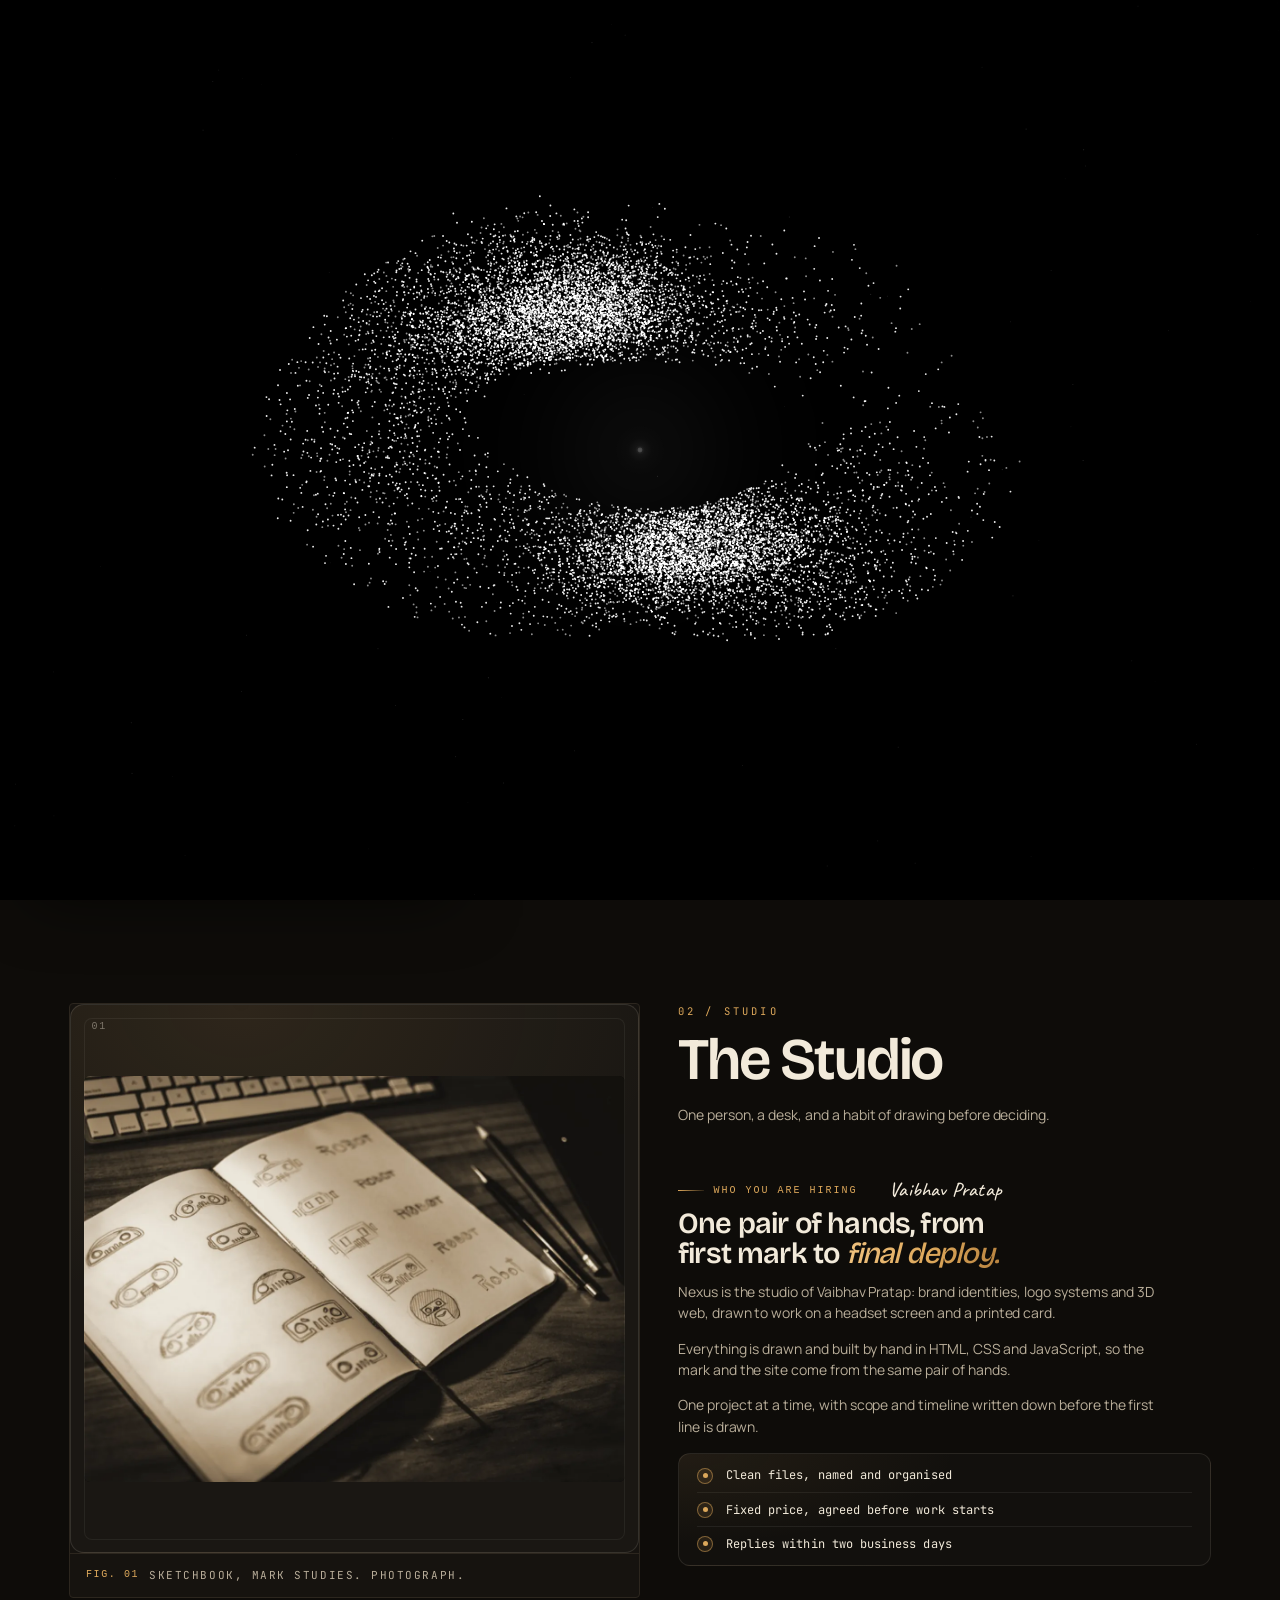
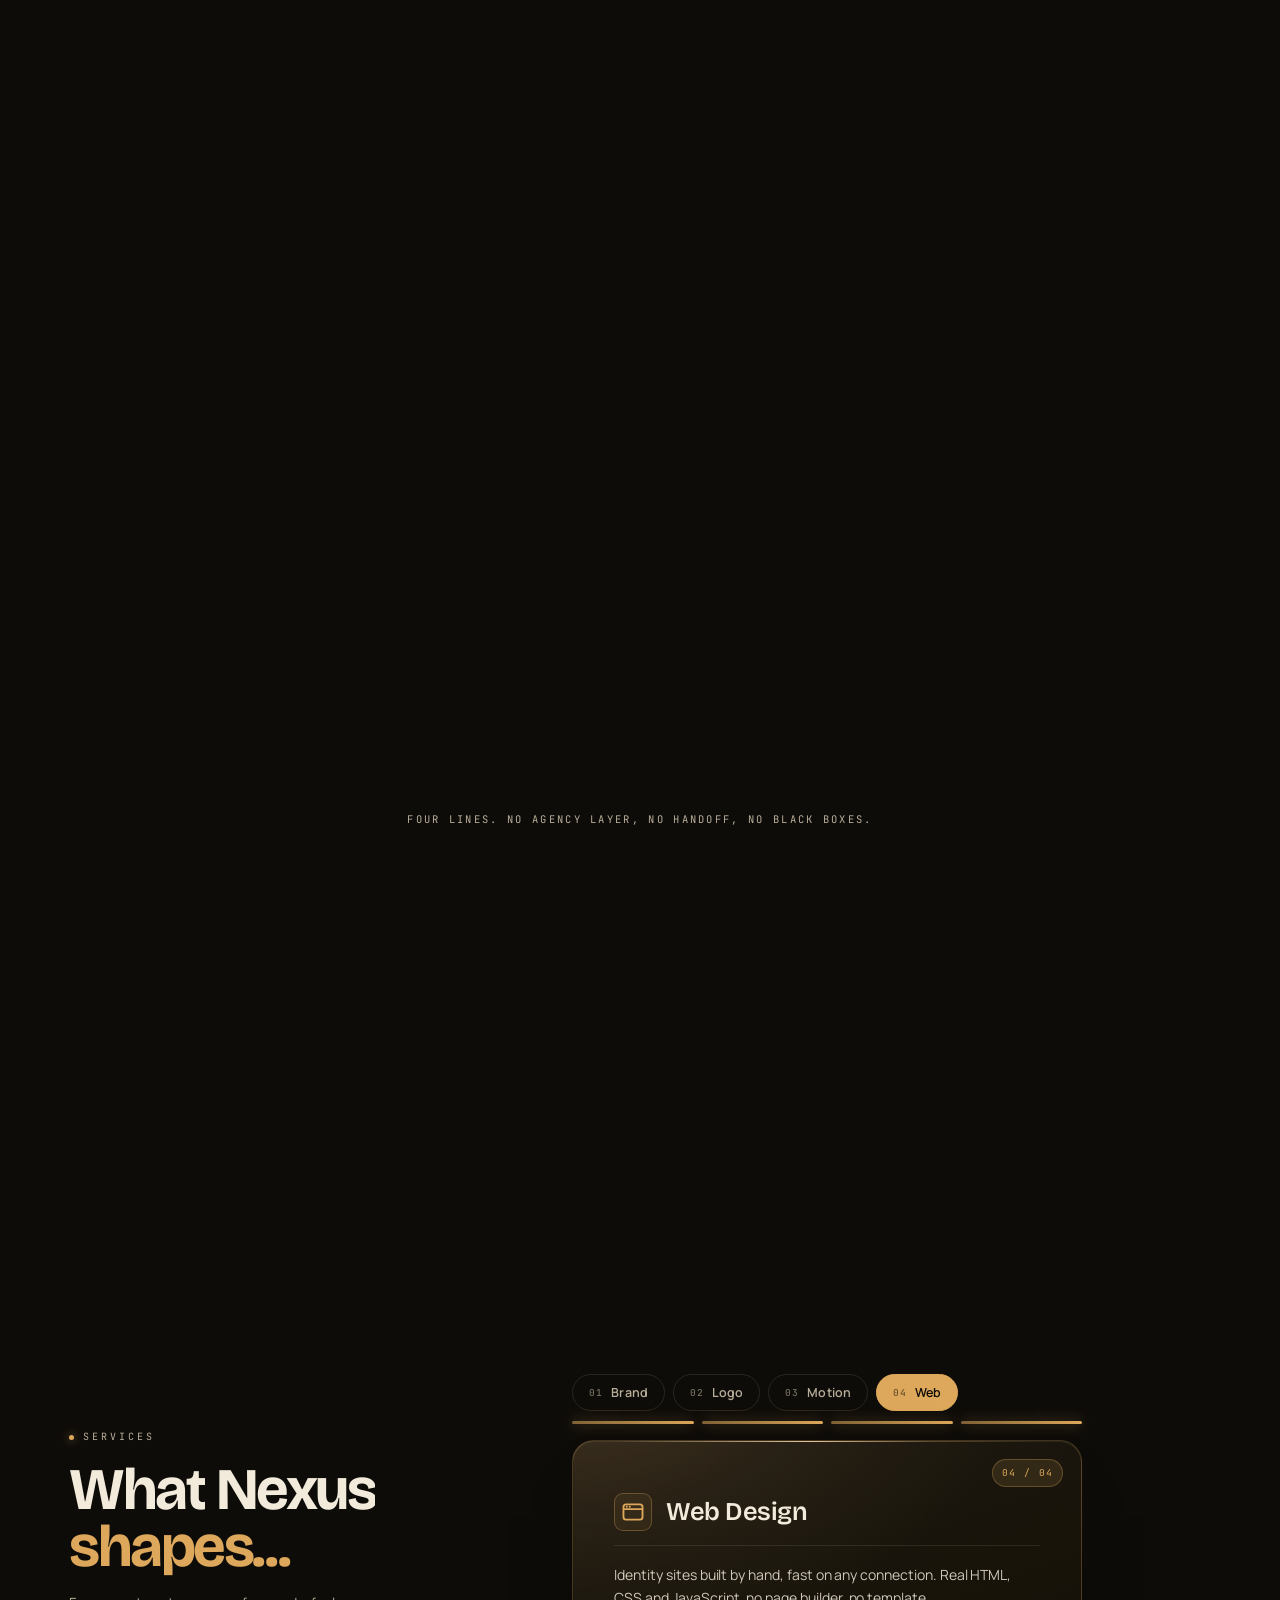
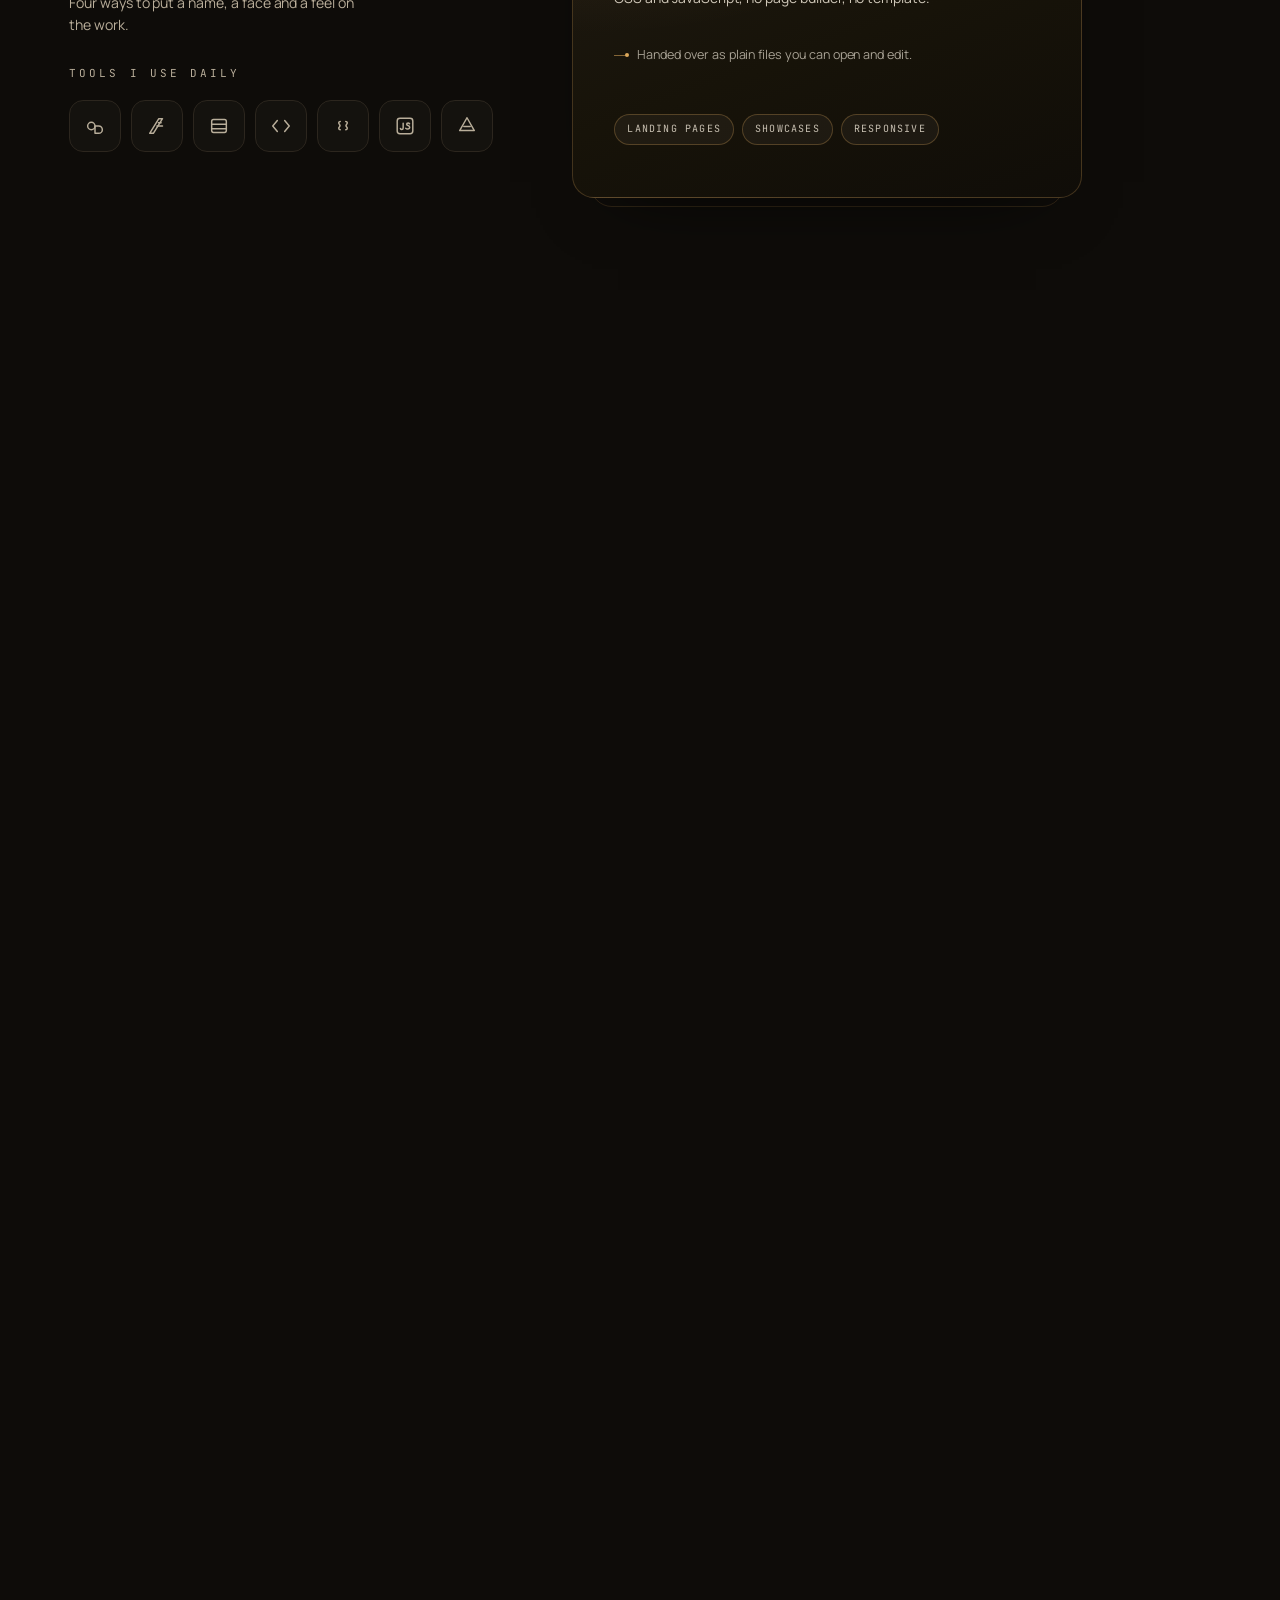
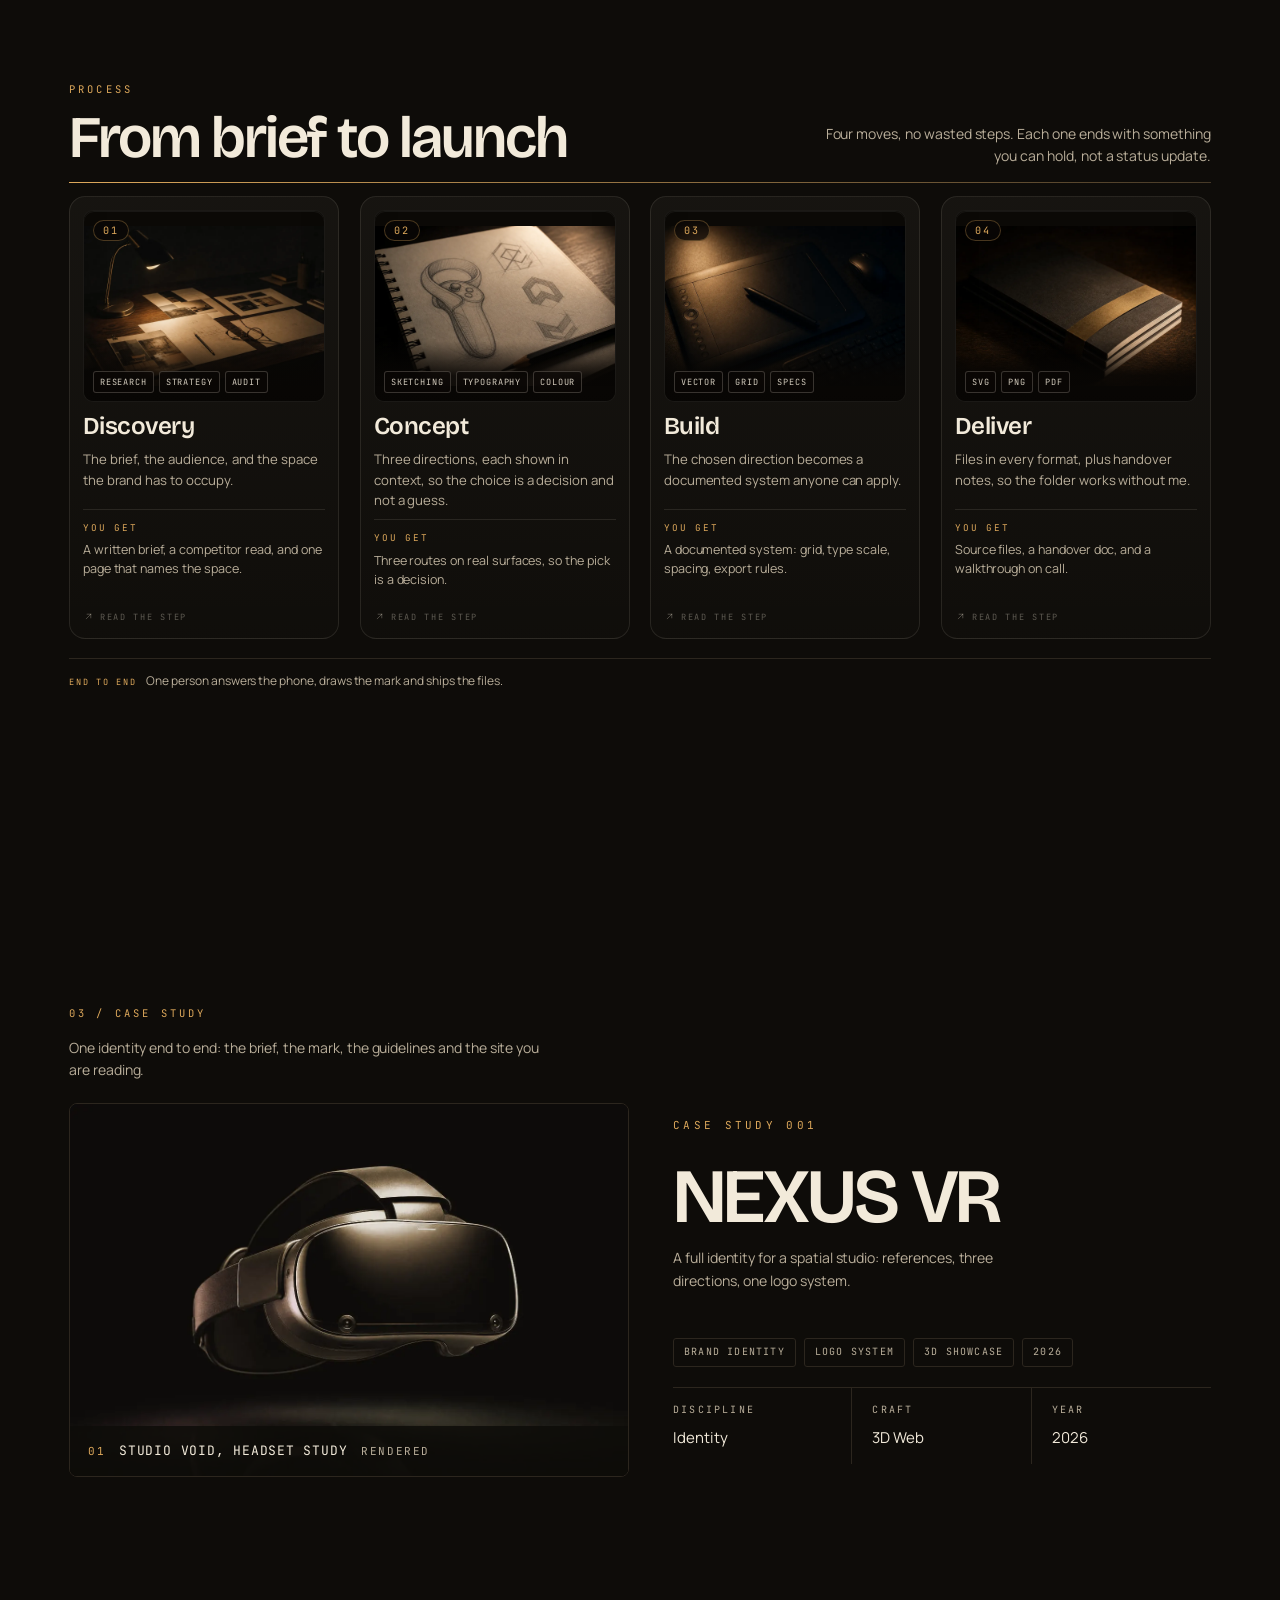
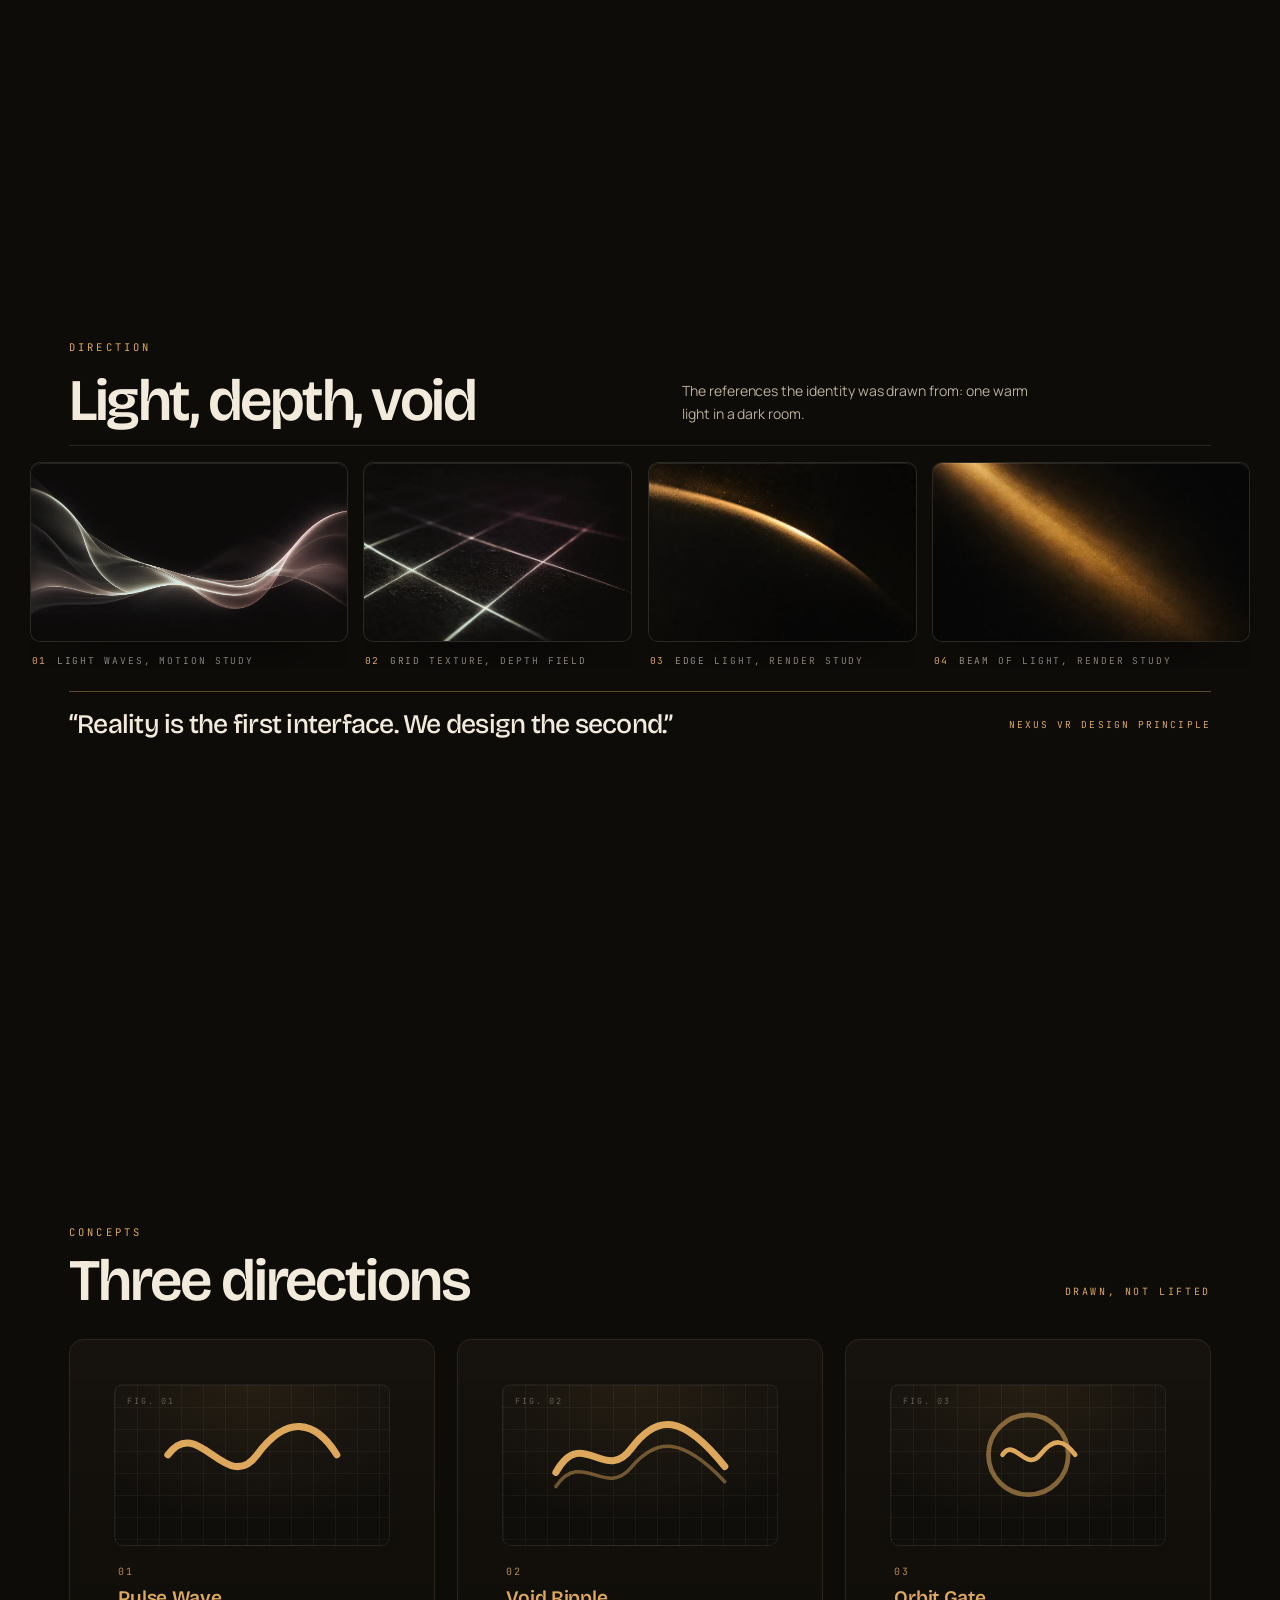
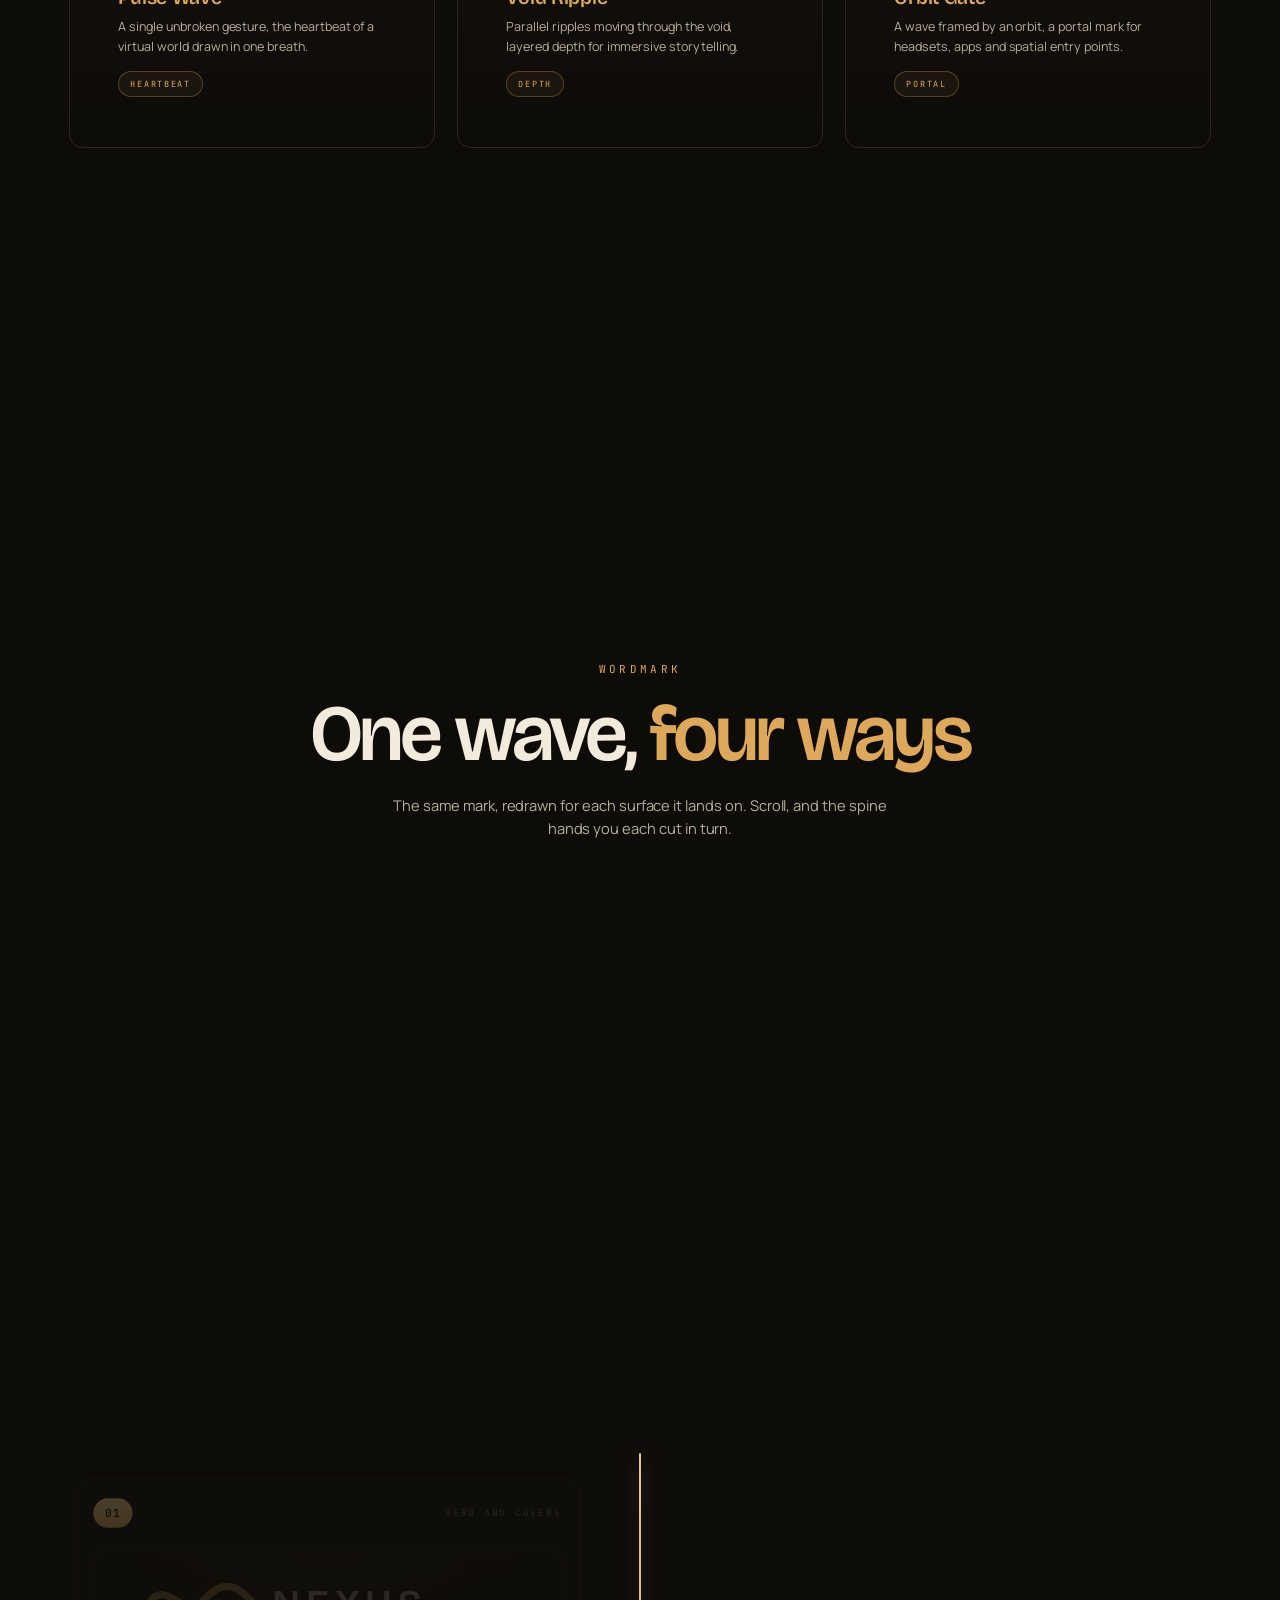
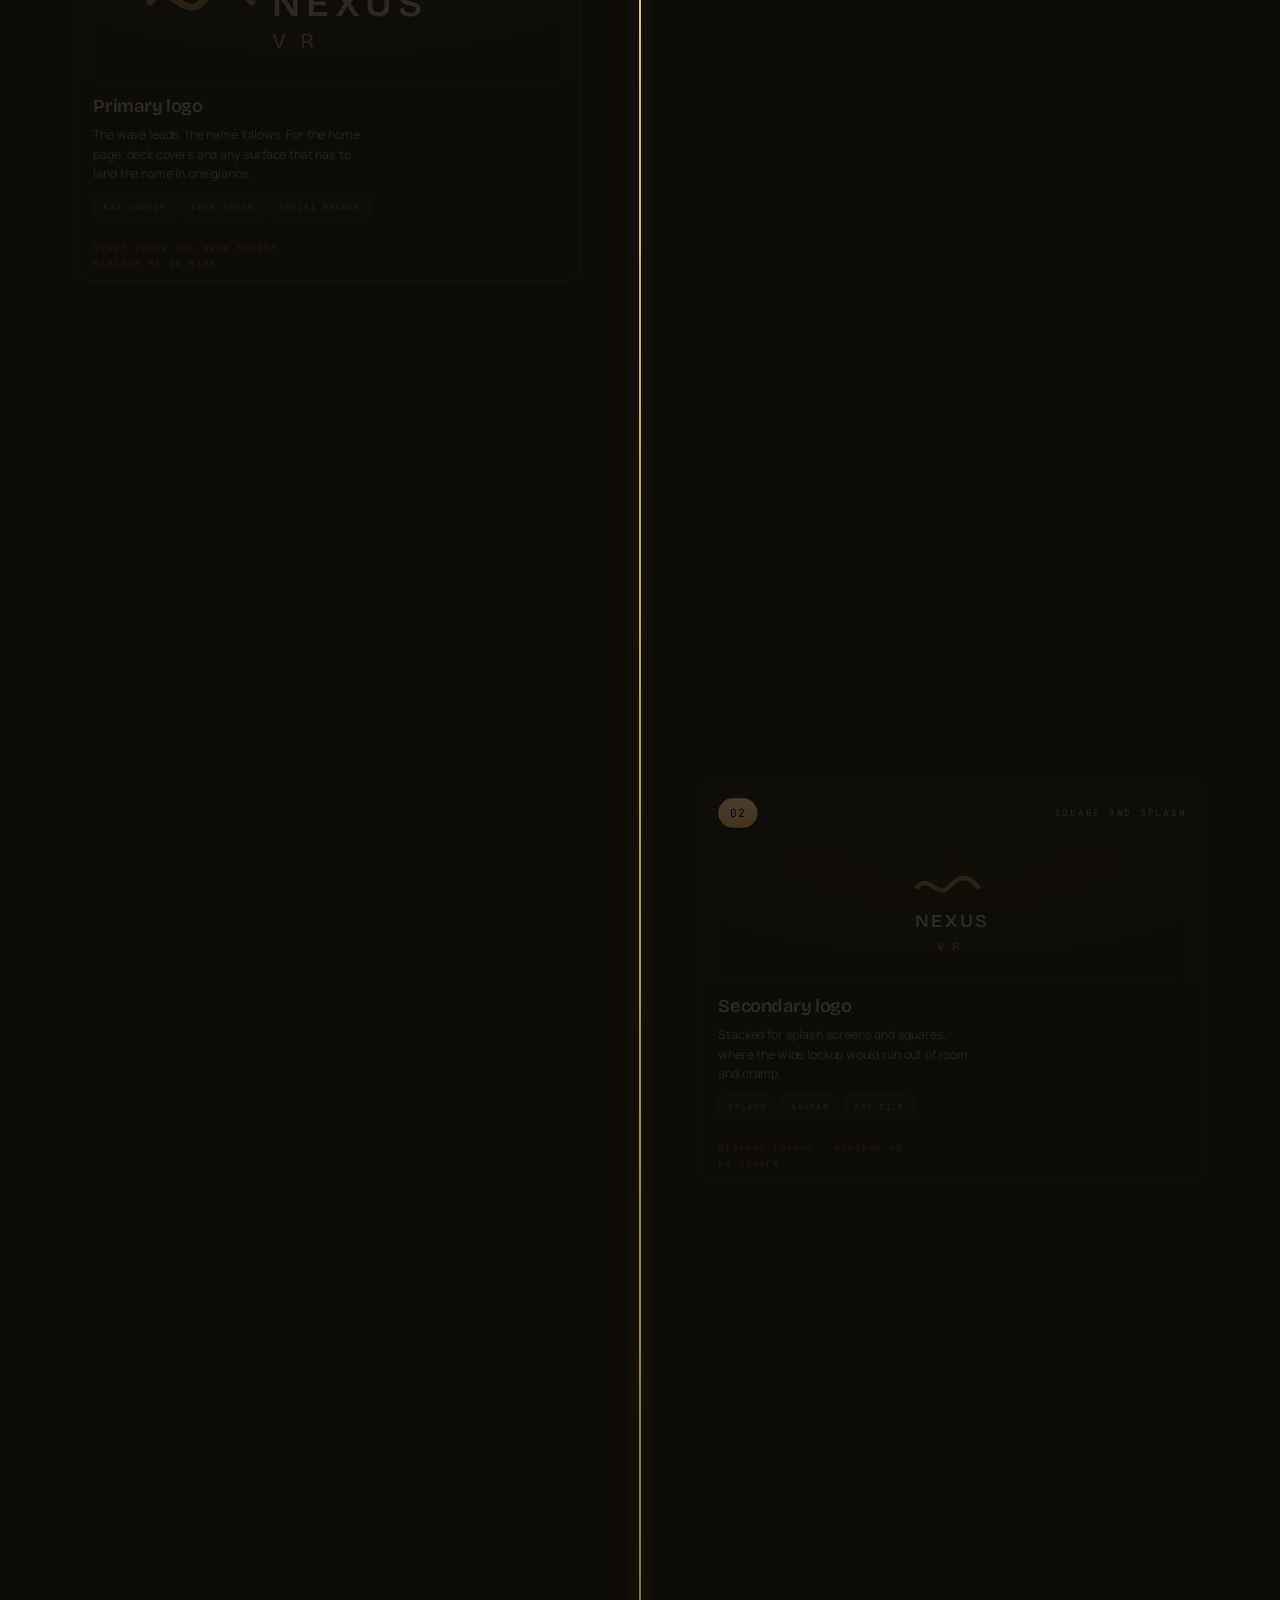
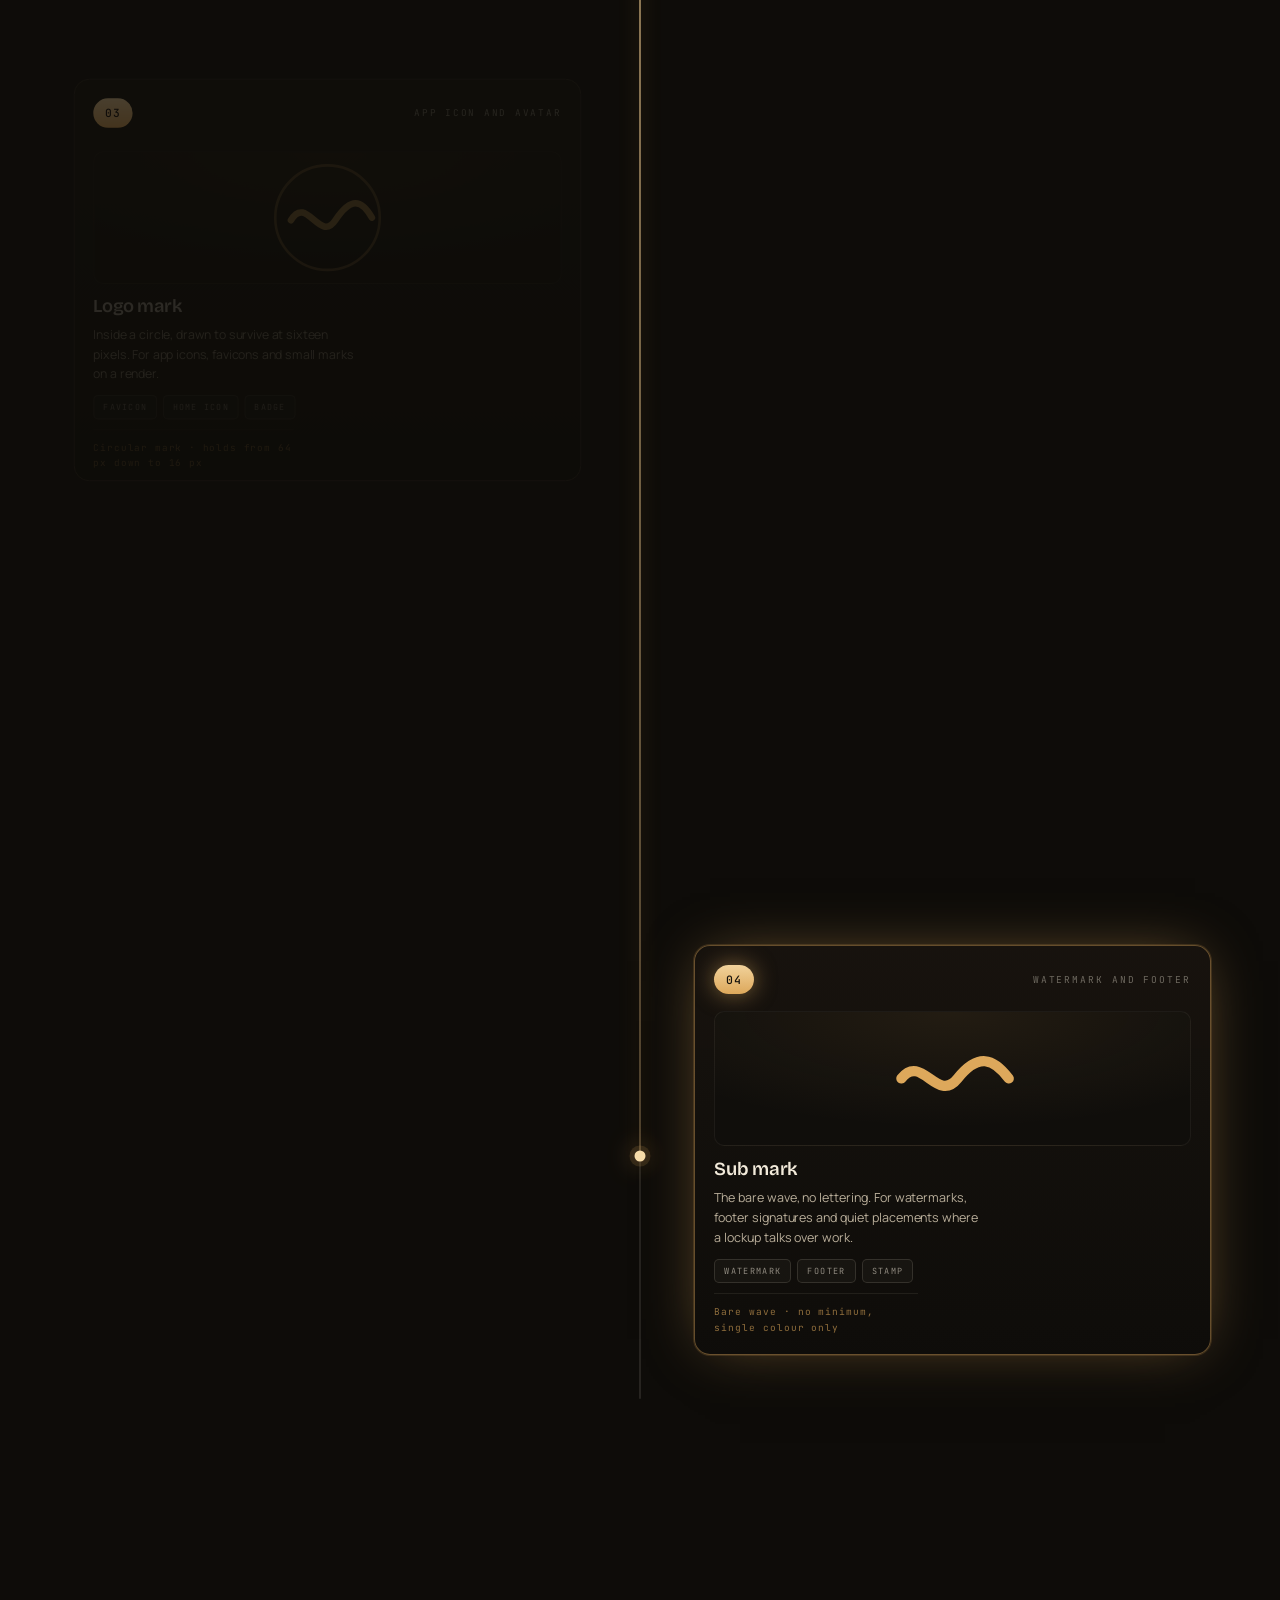
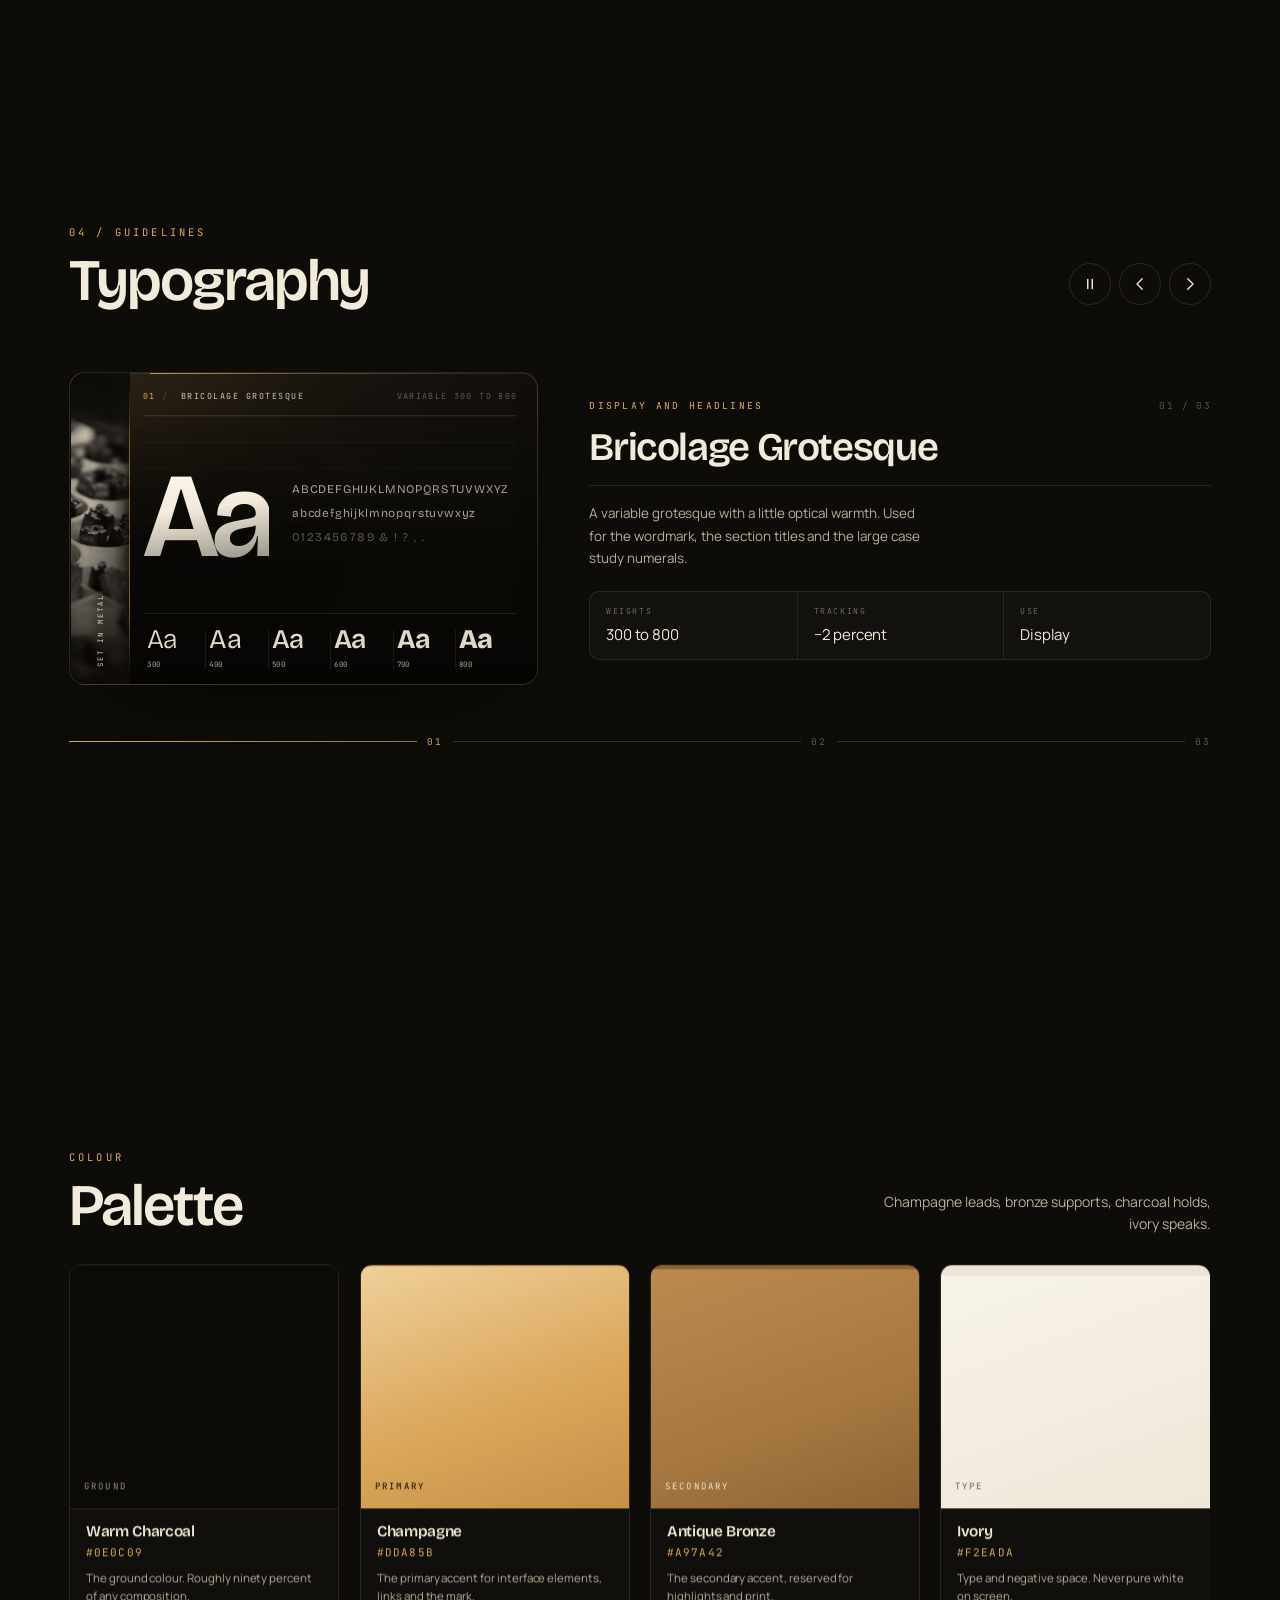
<file: index.html>
<!DOCTYPE html>
<html lang="en">
<head>
<meta charset="UTF-8" />
<meta name="viewport" content="width=device-width, initial-scale=1.0" />
<title>Vaibhav Pratap Singh | NEXUS — Design & Web Portfolio</title>
<meta name="description" content="Explore Vaibhav Pratap Singh's creative portfolio featuring brand identity, graphic design, UI/UX and modern web experiences. Discover NEXUS." />
<meta name="theme-color" content="#100e0b" />
<meta name="color-scheme" content="dark" />
<meta http-equiv="Content-Security-Policy" content="default-src 'self'; base-uri 'self'; form-action 'self' https://formspree.io; object-src 'none'; img-src 'self' data:; font-src 'self' data:; media-src 'self'; style-src 'self' 'unsafe-inline'; script-src 'self' 'sha256-iQnXSp8AW4NlvB5pFPUS5l4S3Kj4+EybADQv9X1jEp8=' 'sha256-Kt0XeJzRfoBm6pStwk1FqR8tMxZzb27juzmzIiLokSo='; connect-src 'self' https://formspree.io; frame-src 'none'; worker-src 'self'; manifest-src 'self'; upgrade-insecure-requests" />
<meta name="referrer" content="strict-origin-when-cross-origin" />
<meta name="robots" content="index, follow" />
<meta name="author" content="Vaibhav Pratap" />
<link rel="icon" type="image/svg+xml" href="favicon.svg" />
<meta property="og:type" content="website" />
<meta property="og:site_name" content="Nexus" />
<meta property="og:title" content="Nexus. Identity and 3D Web Studio" />
<meta property="og:description" content="Brand identities, logo systems and 3D web experiences by Vaibhav Pratap, built in HTML, CSS and JavaScript." />
<meta property="og:image" content="assets/mood-1-headset.jpg" />
<meta name="twitter:card" content="summary_large_image" />
<meta name="twitter:title" content="Nexus. Identity and 3D Web Studio" />
<meta name="twitter:description" content="Brand identities, logo systems and 3D web experiences by Vaibhav Pratap." />
<meta name="twitter:image" content="assets/mood-1-headset.jpg" />
<link rel="preload" href="assets/fonts/bricolage-latin.woff2" as="font" type="font/woff2" crossorigin />
<link rel="preload" href="assets/fonts/manrope-latin.woff2" as="font" type="font/woff2" crossorigin />
<link rel="preload" href="assets/fonts/caveat-500-latin.woff2" as="font" type="font/woff2" crossorigin />
<link rel="preload" href="assets/controller-hero.webp" as="image" type="image/webp" />
<link rel="stylesheet" href="css/style.css" />
<link rel="stylesheet" href="css/scenes.css" />
<link rel="stylesheet" href="css/intro.css" />
<link rel="stylesheet" href="css/music.css" />
<script src="js/boot.js"></script>
<script type="application/ld+json">
{
  "@context": "https://schema.org",
  "@type": "ProfessionalService",
  "name": "Nexus",
  "description": "Identity and 3D web studio of Vaibhav Pratap. Brand identities, logo systems and 3D web experiences.",
  "founder": {"@type": "Person", "name": "Vaibhav Pratap"},
  "email": "vr.nexus01@gmail.com",
  "telephone": "+91-80779-29716",
  "areaServed": "Worldwide",
  "knowsAbout": ["Brand Identity", "Logo Design", "3D Web", "Motion Design"]
}
</script>
<link rel="canonical" href="https://nexus-plum-one.vercel.app/" />
</head>
<body id="top">

<a class="skip-link" href="#main">Skip to content</a>

<!-- Reading progress: a hairline that fills as the page is walked -->
<div class="scroll-progress" aria-hidden="true"><span></span></div>

<!-- Landing: the film comes to rest on the portrait, and one door waits under it.
     Shown on every load; nothing of the site is reachable until the door opens. -->
<div class="loader gate" id="loader" role="dialog" aria-modal="true" aria-label="Nexus" tabindex="-1">

  <!-- The brand film: dot, mark, NEXUS, vortex, portrait. It plays once and
       holds on the last frame, where Enter waits. A press skips to that frame. -->
  <div class="nx-intro" id="nxIntro">
    <div class="nx-glow" id="nxGlow" aria-hidden="true"></div>
    <canvas class="nx-field" id="nxField" aria-hidden="true"></canvas>
    <figure class="nx-portrait" id="nxPortrait">
      <span class="nx-halo" aria-hidden="true"></span>
      <img id="nxPortraitImg" src="assets/portrait.webp" width="900" height="900"
           alt="Portrait of Vaibhav Pratap, founder of Nexus Studio" decoding="async" />
    </figure>
    <div class="nx-vig" aria-hidden="true"></div>

    <button class="nx-enter" id="gateEnter" type="button" aria-keyshortcuts="Enter" disabled>
      <span class="nx-enter-sheen" aria-hidden="true"></span>
      <span class="nx-enter-label">Portfolio</span>
      <span class="nx-enter-arrow" aria-hidden="true">
        <svg viewBox="0 0 24 24" fill="none"><path d="M4 12h14M12.5 6.5 18 12l-5.5 5.5" stroke="currentColor" stroke-width="1.8" stroke-linecap="round" stroke-linejoin="round" /></svg>
      </span>
    </button>
  </div>

  <p class="sr-only" role="status" id="gateLive">Starting</p>
</div>

<!-- Header -->
<header class="site-header" id="siteHeader">
  <a class="brand" href="#top" aria-label="Nexus, back to top">
    <svg viewBox="0 0 120 60" class="brand-mark" aria-hidden="true">
      <path d="M6 30 C 26 6, 46 54, 66 30 S 104 12, 114 30" fill="none" stroke="currentColor" stroke-width="7" stroke-linecap="round"/>
    </svg>
    <span class="brand-name">NEXUS</span>
  </a>

  <nav class="site-nav" aria-label="Sections">
    <a href="#studio" class="active">Studio</a>
    <a href="#project">Project</a>
    <a href="#guidelines">Guidelines</a>
    <a href="#faq">FAQ</a>
    <a href="#contact">Contact</a>
  </nav>

  <div class="header-actions">
    <button class="icon-btn" id="searchBtn" type="button" aria-label="Search the site" aria-expanded="false" aria-controls="searchPanel">
      <svg viewBox="0 0 24 24" fill="none" aria-hidden="true">
        <circle cx="11" cy="11" r="7" stroke="currentColor" stroke-width="2"/>
        <path d="M16.5 16.5L21 21" stroke="currentColor" stroke-width="2" stroke-linecap="round"/>
      </svg>
    </button>

    <button class="menu-btn" id="menuBtn" aria-label="Open menu" aria-expanded="false" aria-controls="mobileMenu">
      <span></span><span></span>
    </button>
  </div>
</header>

<!-- Search -->
<div class="search-panel" id="searchPanel" role="dialog" aria-modal="true" aria-label="Search the site" aria-hidden="true">
  <div class="search-inner">
    <div class="search-field">
      <svg viewBox="0 0 24 24" fill="none" aria-hidden="true">
        <circle cx="11" cy="11" r="7" stroke="currentColor" stroke-width="2"/>
        <path d="M16.5 16.5L21 21" stroke="currentColor" stroke-width="2" stroke-linecap="round"/>
      </svg>
      <label class="sr-only" for="searchInput">Search the site</label>
      <input id="searchInput" type="search" autocomplete="off" spellcheck="false"
             role="combobox" aria-expanded="true" aria-controls="searchResults" aria-autocomplete="list" />
      <button class="search-close" id="searchClose" type="button" aria-label="Close search">Esc</button>
    </div>
    <p class="search-hint" id="searchHint">Type a word, or press the arrow keys</p>
    <ul class="search-results" id="searchResults" role="listbox" aria-label="Search results"></ul>
  </div>
</div>


<!-- Mobile menu -->
<div class="mobile-menu" id="mobileMenu" role="dialog" aria-modal="true" aria-label="Site menu" aria-hidden="true">
  <p class="mm-eyebrow"><span>Index</span><i aria-hidden="true"></i><span>Vaibhav Pratap</span></p>
  <nav aria-label="Mobile">
    <a href="#studio" class="active"><span class="mm-i">01</span><span class="mm-t">Studio</span><svg class="mm-a" viewBox="0 0 16 16" aria-hidden="true"><path d="M3 8h9M8.5 4l4 4-4 4" fill="none" stroke="currentColor" stroke-width="1.4" stroke-linecap="round" stroke-linejoin="round"/></svg></a>
    <a href="#project"><span class="mm-i">02</span><span class="mm-t">Project</span><svg class="mm-a" viewBox="0 0 16 16" aria-hidden="true"><path d="M3 8h9M8.5 4l4 4-4 4" fill="none" stroke="currentColor" stroke-width="1.4" stroke-linecap="round" stroke-linejoin="round"/></svg></a>
    <a href="#guidelines"><span class="mm-i">03</span><span class="mm-t">Guidelines</span><svg class="mm-a" viewBox="0 0 16 16" aria-hidden="true"><path d="M3 8h9M8.5 4l4 4-4 4" fill="none" stroke="currentColor" stroke-width="1.4" stroke-linecap="round" stroke-linejoin="round"/></svg></a>
    <a href="#faq"><span class="mm-i">04</span><span class="mm-t">FAQ</span><svg class="mm-a" viewBox="0 0 16 16" aria-hidden="true"><path d="M3 8h9M8.5 4l4 4-4 4" fill="none" stroke="currentColor" stroke-width="1.4" stroke-linecap="round" stroke-linejoin="round"/></svg></a>
    <a href="#contact"><span class="mm-i">05</span><span class="mm-t">Contact</span><svg class="mm-a" viewBox="0 0 16 16" aria-hidden="true"><path d="M3 8h9M8.5 4l4 4-4 4" fill="none" stroke="currentColor" stroke-width="1.4" stroke-linecap="round" stroke-linejoin="round"/></svg></a>
  </nav>
  <div class="mobile-menu-foot">
    <a href="mailto:vr.nexus01@gmail.com">vr.nexus01@gmail.com</a>
    <a href="tel:+918077929716">+91 80779 29716</a>
  </div>
</div>

<!-- Floating actions -->
<div class="fab-stack">
<button class="to-top" id="toTop" type="button" aria-label="Back to top">
  <svg viewBox="0 0 24 24" fill="none" aria-hidden="true">
    <path d="M12 19V5M5 12l7-7 7 7" stroke="currentColor" stroke-width="2" stroke-linecap="round" stroke-linejoin="round"/>
  </svg>
</button>
</div>

<!-- Floating contact bar -->
<div class="contact-bar" id="contactBar">
  <a class="contact-link is-wa" href="https://wa.me/918077929716" target="_blank" rel="noopener noreferrer">
    <span class="contact-glyph" aria-hidden="true">
      <svg viewBox="0 0 24 24"><path fill="currentColor" d="M17.472 14.382c-.297-.149-1.758-.867-2.03-.967-.273-.099-.471-.148-.67.15-.197.297-.767.966-.94 1.164-.173.199-.347.223-.644.075-.297-.15-1.255-.463-2.39-1.475-.883-.788-1.48-1.761-1.653-2.059-.173-.297-.018-.458.13-.606.134-.133.298-.347.446-.52.149-.174.198-.298.298-.497.099-.198.05-.371-.025-.52-.075-.149-.669-1.612-.916-2.207-.242-.579-.487-.5-.669-.51-.173-.008-.371-.01-.57-.01-.198 0-.52.074-.792.372-.272.297-1.04 1.016-1.04 2.479 0 1.462 1.065 2.875 1.213 3.074.149.198 2.096 3.2 5.077 4.487.709.306 1.262.489 1.694.625.712.227 1.36.195 1.871.118.571-.085 1.758-.719 2.006-1.413.248-.694.248-1.289.173-1.413-.074-.124-.272-.198-.57-.347m-5.421 7.403h-.004a9.87 9.87 0 01-5.031-1.378l-.361-.214-3.741.982.998-3.648-.235-.374a9.86 9.86 0 01-1.51-5.26c.001-5.45 4.436-9.884 9.888-9.884 2.64 0 5.122 1.03 6.988 2.898a9.825 9.825 0 012.893 6.994c-.003 5.45-4.437 9.884-9.885 9.884m8.413-18.297A11.815 11.815 0 0012.05 0C5.495 0 .16 5.335.157 11.892c0 2.096.547 4.142 1.588 5.945L.057 24l6.305-1.654a11.882 11.882 0 005.683 1.448h.005c6.554 0 11.89-5.335 11.893-11.893a11.821 11.821 0 00-3.48-8.413z"/></svg>
    </span>
    <span class="contact-text">WhatsApp</span>
  </a>

  <span class="contact-split" aria-hidden="true"></span>

  <a class="contact-link is-mail" href="https://mail.google.com/mail/?view=cm&amp;fs=1&amp;to=vr.nexus01@gmail.com" target="_blank" rel="noopener noreferrer">
    <span class="contact-glyph" aria-hidden="true">
      <svg viewBox="0 0 24 24" fill="none"><rect x="2.8" y="5.4" width="18.4" height="13.2" rx="2.2" stroke="currentColor" stroke-width="1.5"/><path d="m3.6 6.6 8.4 5.9 8.4-5.9" stroke="currentColor" stroke-width="1.5" stroke-linecap="round" stroke-linejoin="round"/></svg>
    </span>
    <span class="contact-text">Email</span>
  </a>
</div>

<main id="main">

<!-- ============ 01. HERO ============ -->
<section class="scene scene--hero hero" id="hero" data-title="Nexus. Identity &amp; 3D Web Studio">
  <div class="hero-inner">
    <div class="hero-copy">
      <h1 aria-label="Nexus"><span class="lt" style="--i:0" aria-hidden="true">N</span><span class="lt" style="--i:1" aria-hidden="true">e</span><span class="lt" style="--i:2" aria-hidden="true">x</span><span class="lt" style="--i:3" aria-hidden="true">u</span><span class="lt" style="--i:4" aria-hidden="true">s</span></h1>
      <p class="hero-lede">
        Brand identities, logo systems and 3D web experiences,
        drawn and built by hand.
      </p>
      <div class="hero-actions">
        <a href="#studio" class="btn btn-primary">View the studio</a>
        <a href="#project" class="btn btn-outline">See the project</a>
      </div>

      <div class="tool-row hero-tools" aria-label="Tools used daily">
        <span class="tool-chip"><svg viewBox="0 0 24 24" aria-hidden="true"><circle cx="8" cy="12" r="4"/><path d="M12 12h4a4 4 0 0 1 0 8h-4v-8z"/></svg>Figma</span>
        <span class="tool-chip"><svg viewBox="0 0 24 24" aria-hidden="true"><path d="M4 20 L14 4 L18 4 L8 20 Z" stroke-width="2" stroke-linejoin="round"/><path d="M12 12 L18 12 M13.5 8.5 L16.5 8.5" stroke-width="2"/></svg>Illustrator</span>
        <span class="tool-chip"><svg viewBox="0 0 24 24" aria-hidden="true"><rect x="4" y="5" width="16" height="14" rx="2" stroke-width="2"/><path d="M4 10h16M4 15h16" stroke-width="2"/></svg>Photoshop</span>
        <span class="tool-chip"><svg viewBox="0 0 24 24" aria-hidden="true"><path d="M8 6 L3 12 L8 18 M16 6 L21 12 L16 18" stroke-width="2" stroke-linecap="round" stroke-linejoin="round"/></svg>HTML</span>
        <span class="tool-chip"><svg viewBox="0 0 24 24" aria-hidden="true"><path d="M9 7 C7 7 7 9 8 10 C9 11 9 12 8 13 C7 14 7 16 9 16 M15 7 C17 7 17 9 16 10 C15 11 15 12 16 13 C17 14 17 16 15 16" stroke-width="2" stroke-linecap="round"/></svg>CSS</span>
        <span class="tool-chip"><svg viewBox="0 0 24 24" aria-hidden="true"><path d="M12 3 L20 7.5 L20 16.5 L12 21 L4 16.5 L4 7.5 Z" stroke-width="2" stroke-linejoin="round"/><path d="M12 3 L12 12 M12 12 L20 7.5 M12 12 L4 7.5 M12 12 L12 21" stroke-width="1.4" opacity=".6"/></svg>Three.js</span>
      </div>

      <p class="hero-flow">
        From brief <span class="arrow">&rarr;</span> launch
        <span class="flow-steps">Research. Design. Build. Deliver.</span>
      </p>
    </div>

    <!-- the object holds the right of the page, on its own pool of light -->
    <div class="hero-stage" id="heroStage">
      <div class="stage-pool" aria-hidden="true"></div>
      <div class="stage-floor" aria-hidden="true"><i></i></div>

      <div class="controller-wrap">
        <img class="stage-rim" src="assets/controller-hero.webp" alt="" aria-hidden="true" width="827" height="1500" />
        <img class="stage-rim-outer" src="assets/controller-hero.webp" alt="" aria-hidden="true" width="827" height="1500" />
        <div class="controller-frame">
          <div class="controller-tilt" id="controllerTilt">
            <picture>
              <source srcset="assets/controller-hero.webp" type="image/webp" />
              <img src="assets/controller-hero.png" alt="A matte black VR controller traced with a champagne gold outline and inlay, floating in the dark" class="controller-img" id="controllerImg" width="827" height="1500" fetchpriority="high" decoding="async" />
            </picture>
            <img class="stage-sheen" src="assets/controller-hero.webp" alt="" aria-hidden="true" width="827" height="1500" />
          </div>
        </div>
      </div>
    </div>
  </div>

  <div class="scroll-cue" aria-hidden="true">
    <span class="scroll-cue-line"><i></i></span>
    <span class="scroll-cue-text">Scroll</span>
    <svg class="scroll-cue-arrow" viewBox="0 0 24 24" aria-hidden="true"><path d="M12 4v14M6 13l6 6 6-6" fill="none" stroke="currentColor" stroke-width="1.6" stroke-linecap="round" stroke-linejoin="round"/></svg>
  </div>
</section>

<!-- ============ the ticker: pinned to the foot of the window ============ -->
<div class="ticker" aria-hidden="true">
  <div class="marquee" aria-hidden="true">
    <div class="marquee-track">
      <span>Brand Identity</span><i class="mq-dot"></i>
      <span class="mq-outline">3D Web Experiences</span><i class="mq-dot"></i>
      <span>Motion Design</span><i class="mq-dot"></i>
      <span class="mq-outline">Art Direction</span><i class="mq-dot"></i>
      <span>Product Interfaces</span><i class="mq-dot"></i>
      <span class="mq-outline">Design Systems</span><i class="mq-dot"></i>
    </div>
  </div>
</div>

<!-- ============ 02. STUDIO ============ -->
<section class="scene scene--studio" id="studio" data-title="The Studio. Nexus">
  <div class="scene-inner">
    <header class="scene-head" data-anim="head">
      <p class="kicker">02 / Studio</p>
      <h2>The Studio</h2>
      <p class="scene-lede">One person, a desk, and a habit of drawing before deciding.</p>
    </header>

    <div class="about-grid">
      <figure class="about-photo" data-anim="media">
        <div class="about-frame">
          <picture>
            <source srcset="assets/studio-sketch.webp" type="image/webp" />
            <img src="assets/studio-sketch.jpg" alt="Open sketchbook of mark studies on a wooden studio desk, pencil resting beside it" loading="lazy" width="1200" height="900" decoding="async" data-lazy />
          </picture>
          <span class="about-frame-n" aria-hidden="true">01</span>
        </div>
        <figcaption>
          <span class="about-cap-n" aria-hidden="true">FIG. 01</span>
          <span class="about-cap-t">Sketchbook, mark studies. Photograph.</span>
        </figcaption>
      </figure>
      <div class="about-copy" data-anim="copy">
        <p class="about-kicker"><span class="about-kick-rule" aria-hidden="true"></span><span class="about-kick-t">Who you are hiring</span><span class="about-sign-name">Vaibhav Pratap</span></p>
        <h3 class="about-lead">One pair of hands, from<br>first mark to <em>final deploy.</em></h3>
        <p class="about-note">Nexus is the studio of Vaibhav Pratap: brand identities, logo systems and 3D web, drawn to work on a headset screen and a printed card.</p>
        <p class="about-note">Everything is drawn and built by hand in HTML, CSS and JavaScript, so the mark and the site come from the same pair of hands.</p>
        <p class="about-note">One project at a time, with scope and timeline written down before the first line is drawn.</p>
        <ul class="about-points" data-anim="list">
          <li><span class="pt-mark" aria-hidden="true"></span><span class="pt-text">Clean files, named and organised</span></li>
          <li><span class="pt-mark" aria-hidden="true"></span><span class="pt-text">Fixed price, agreed before work starts</span></li>
          <li><span class="pt-mark" aria-hidden="true"></span><span class="pt-text">Replies within two business days</span></li>
        </ul>
      </div>
    </div>
  </div>
</section>

<!-- ============ 03. MANIFESTO ============ -->
<section class="scene scene--statement" id="manifesto" data-title="The studio, in four lines. Nexus">
  <div class="scene-inner">
    <div class="statement" id="statement" aria-label="Studio manifesto">
      <p class="statement-line">Nexus is the studio of Vaibhav Pratap.</p>
      <p class="statement-line">Brand identities, logo systems and 3D web experiences.</p>
      <p class="statement-line is-accent">Built by hand in HTML, CSS and JavaScript.</p>
      <p class="statement-line">One owner, from first sketch to final deploy.</p>
    </div>
    <p class="statement-foot">Four lines. No agency layer, no handoff, no black boxes.</p>
  </div>
</section>

<!-- ============ 04. SERVICES ============ -->
<section class="scene scene--steps" id="services" data-title="Services. What Nexus shapes" data-steps="4">
  <div class="scene-inner">
    <div class="services">
      <div class="services-left">
        <p class="services-kicker">Services</p>
        <h2 class="services-title">
          <span class="sw"><span class="swi">What</span></span>
          <span class="sw"><span class="swi">Nexus</span></span>
          <span class="sw"><span class="swi hl">shapes<span class="dots">...</span></span></span>
        </h2>
        <p class="services-lede">Four ways to put a name, a face and a feel on the work.</p>

        <div class="services-tools">
          <p class="tools-label">Tools I use daily</p>
          <ul class="tool-strip">
            <li title="Figma"><svg viewBox="0 0 24 24" aria-hidden="true"><circle cx="8" cy="12" r="4"/><path d="M12 12h4a4 4 0 0 1 0 8h-4v-8z"/></svg><span class="sr-only">Figma</span></li>
            <li title="Illustrator"><svg viewBox="0 0 24 24" aria-hidden="true"><path d="M4 20 L14 4 L18 4 L8 20 Z"/><path d="M12 12 L18 12 M13.5 8.5 L16.5 8.5"/></svg><span class="sr-only">Illustrator</span></li>
            <li title="Photoshop"><svg viewBox="0 0 24 24" aria-hidden="true"><rect x="4" y="5" width="16" height="14" rx="2"/><path d="M4 10h16M4 15h16"/></svg><span class="sr-only">Photoshop</span></li>
            <li title="HTML"><svg viewBox="0 0 24 24" aria-hidden="true"><path d="M8 6 L3 12 L8 18 M16 6 L21 12 L16 18"/></svg><span class="sr-only">HTML</span></li>
            <li title="CSS"><svg viewBox="0 0 24 24" aria-hidden="true"><path d="M9 7 C7 7 7 9 8 10 C9 11 9 12 8 13 C7 14 7 16 9 16 M15 7 C17 7 17 9 16 10 C15 11 15 12 16 13 C17 14 17 16 15 16"/></svg><span class="sr-only">CSS</span></li>
            <li title="JavaScript"><svg viewBox="0 0 24 24" aria-hidden="true"><rect x="3.5" y="3.5" width="17" height="17" rx="3"/><path d="M10 9v5.2c0 1-.6 1.6-1.5 1.6-.8 0-1.3-.4-1.5-1.1"/><path d="M17 9.6c-.4-.5-.9-.8-1.6-.8-1 0-1.6.5-1.6 1.3 0 .7.4 1.1 1.5 1.4 1.2.3 1.8.8 1.8 1.9 0 1.1-.9 1.9-2.2 1.9-.9 0-1.6-.3-2.1-.9"/></svg><span class="sr-only">JavaScript</span></li>
            <li title="Three.js"><svg viewBox="0 0 24 24" aria-hidden="true"><path d="M12 3 4 17h16L12 3Z"/><path d="M8.5 12.5h7"/></svg><span class="sr-only">Three.js</span></li>
          </ul>
        </div>
      </div>

      <div class="services-right">
        <div class="service-tabs" role="tablist" aria-label="What Nexus shapes">
          <button class="service-tab is-active" id="svcTab0" role="tab" aria-selected="true" aria-controls="svcPanel0" tabindex="0"><span class="tab-num">01</span>Brand</button>
          <button class="service-tab" id="svcTab1" role="tab" aria-selected="false" aria-controls="svcPanel1" tabindex="-1"><span class="tab-num">02</span>Logo</button>
          <button class="service-tab" id="svcTab2" role="tab" aria-selected="false" aria-controls="svcPanel2" tabindex="-1"><span class="tab-num">03</span>Motion</button>
          <button class="service-tab" id="svcTab3" role="tab" aria-selected="false" aria-controls="svcPanel3" tabindex="-1"><span class="tab-num">04</span>Web</button>
        </div>

        <div class="service-progress" aria-hidden="true">
          <span class="sp-seg"></span><span class="sp-seg"></span><span class="sp-seg"></span><span class="sp-seg"></span>
        </div>
        <div class="service-stage">
          <article class="service-card is-active" id="svcPanel0" role="tabpanel" aria-labelledby="svcTab0" tabindex="0">
            <span class="service-badge" aria-hidden="true">01 / 04</span>
            <div class="service-head"><svg class="service-icon" viewBox="0 0 24 24" fill="none" aria-hidden="true"><path d="M12 4 3 8.6l9 4.6 9-4.6L12 4Z" stroke="currentColor" stroke-width="1.7" stroke-linejoin="round"/><path d="m3 13.2 9 4.6 9-4.6" stroke="currentColor" stroke-width="1.7" stroke-linejoin="round"/></svg><h3>Brand Identity</h3></div>
            <p>Visual systems that stay consistent across every touchpoint. One mark, one palette, one set of rules, applied to print, product and screen.</p>
            <p class="service-note"><span class="service-note-mark" aria-hidden="true"></span>Comes as a short rulebook your team can run without me.</p>
            <ul class="tag-row"><li>Logo Design</li><li>Visual Identity</li><li>Brand Guidelines</li></ul>
          </article>
          <article class="service-card" id="svcPanel1" role="tabpanel" aria-labelledby="svcTab1" tabindex="0">
            <span class="service-badge" aria-hidden="true">02 / 04</span>
            <div class="service-head"><svg class="service-icon" viewBox="0 0 24 24" fill="none" aria-hidden="true"><circle cx="12" cy="12" r="6.4" stroke="currentColor" stroke-width="1.7"/><path d="M5.6 12h3.2l1.6-3.4 2 6.8 1.7-3.4h4.3" stroke="currentColor" stroke-width="1.7" stroke-linecap="round" stroke-linejoin="round"/></svg><h3>Logo Design</h3></div>
            <p>Marks that hold at favicon size and at billboard scale. Drawn on a grid, tested in one colour, and delivered with every lockup you will need.</p>
            <p class="service-note"><span class="service-note-mark" aria-hidden="true"></span>Every mark arrives as clean vector, drawn on its own grid.</p>
            <ul class="tag-row"><li>Wordmarks</li><li>Icon Systems</li><li>Lockups</li></ul>
          </article>
          <article class="service-card" id="svcPanel2" role="tabpanel" aria-labelledby="svcTab2" tabindex="0">
            <span class="service-badge" aria-hidden="true">03 / 04</span>
            <div class="service-head"><svg class="service-icon" viewBox="0 0 24 24" fill="none" aria-hidden="true"><path d="m12 3 8 4.5v9L12 21l-8-4.5v-9L12 3Z" stroke="currentColor" stroke-width="1.7" stroke-linejoin="round"/><path d="m4 7.5 8 4.5 8-4.5M12 12v9" stroke="currentColor" stroke-width="1.7" stroke-linejoin="round"/></svg><h3>3D &amp; Motion</h3></div>
            <p>Product renders and 3D scenes, lit like a studio. Built to move in short loops for launch pages, decks and social.</p>
            <p class="service-note"><span class="service-note-mark" aria-hidden="true"></span>Loops sized for a launch page, a deck and a phone.</p>
            <ul class="tag-row"><li>Product Renders</li><li>3D Scenes</li><li>Motion</li></ul>
          </article>
          <article class="service-card" id="svcPanel3" role="tabpanel" aria-labelledby="svcTab3" tabindex="0">
            <span class="service-badge" aria-hidden="true">04 / 04</span>
            <div class="service-head"><svg class="service-icon" viewBox="0 0 24 24" fill="none" aria-hidden="true"><rect x="3.2" y="5" width="17.6" height="14" rx="2.4" stroke="currentColor" stroke-width="1.7"/><path d="M3.2 9.4h17.6" stroke="currentColor" stroke-width="1.7"/><circle cx="6.3" cy="7.2" r=".9" fill="currentColor"/><circle cx="9" cy="7.2" r=".9" fill="currentColor"/></svg><h3>Web Design</h3></div>
            <p>Identity sites built by hand, fast on any connection. Real HTML, CSS and JavaScript, no page builder, no template.</p>
            <p class="service-note"><span class="service-note-mark" aria-hidden="true"></span>Handed over as plain files you can open and edit.</p>
            <ul class="tag-row"><li>Landing Pages</li><li>Showcases</li><li>Responsive</li></ul>
          </article>
        </div>
      </div>
    </div>
  </div>
</section>

<!-- ============ 05. PROCESS ============ -->
<section class="scene" id="process" data-title="Process. From brief to launch">
  <div class="scene-inner">
    <header class="scene-head scene-head--split" data-anim="head">
      <div>
        <p class="kicker">Process</p>
        <h2>From brief to launch</h2>
      </div>
      <p class="scene-lede">Four moves, no wasted steps. Each one ends with something you can hold, not a status update.</p>
    </header>

    <ol class="flow" id="flow">
      <li class="flow-step" data-step="0" data-anim="step">
        <figure class="flow-media">
          <picture>
            <source srcset="assets/proc-1-discovery.webp" type="image/webp" />
            <img src="assets/proc-1-discovery.jpg" alt="Prints of research pages and a pencil under one warm lamp on a dark desk" width="1200" height="800" loading="lazy" decoding="async" />
          </picture>
          <span class="flow-num">01</span>
          <ul class="tag-row"><li>Research</li><li>Strategy</li><li>Audit</li></ul>
        </figure>
        <h3>Discovery</h3>
        <p>The brief, the audience, and the space the brand has to occupy.</p>
        <p class="flow-out"><span>You get</span> A written brief, a competitor read, and one page that names the space.</p>
        <span class="flow-open" aria-hidden="true"><svg viewBox="0 0 24 24" fill="none"><path d="M7 17L17 7M17 7H9M17 7v8" stroke="currentColor" stroke-width="1.7" stroke-linecap="round" stroke-linejoin="round"/></svg>Read the step</span>
      </li>
      <li class="flow-step" data-step="1" data-anim="step">
        <figure class="flow-media">
          <picture>
            <source srcset="assets/proc-2-concept.webp" type="image/webp" />
            <img src="assets/proc-2-concept.jpg" alt="Sketchbook page of controller and mark studies drawn in pencil" width="1200" height="800" loading="lazy" decoding="async" />
          </picture>
          <span class="flow-num">02</span>
          <ul class="tag-row"><li>Sketching</li><li>Typography</li><li>Colour</li></ul>
        </figure>
        <h3>Concept</h3>
        <p>Three directions, each shown in context, so the choice is a decision and not a guess.</p>
        <p class="flow-out"><span>You get</span> Three routes on real surfaces, so the pick is a decision.</p>
        <span class="flow-open" aria-hidden="true"><svg viewBox="0 0 24 24" fill="none"><path d="M7 17L17 7M17 7H9M17 7v8" stroke="currentColor" stroke-width="1.7" stroke-linecap="round" stroke-linejoin="round"/></svg>Read the step</span>
      </li>
      <li class="flow-step" data-step="2" data-anim="step">
        <figure class="flow-media">
          <picture>
            <source srcset="assets/proc-3-build.webp" type="image/webp" />
            <img src="assets/proc-3-build.jpg" alt="Graphics tablet, stylus and keyboard on a dark desk, warm rim light" width="1200" height="800" loading="lazy" decoding="async" />
          </picture>
          <span class="flow-num">03</span>
          <ul class="tag-row"><li>Vector</li><li>Grid</li><li>Specs</li></ul>
        </figure>
        <h3>Build</h3>
        <p>The chosen direction becomes a documented system anyone can apply.</p>
        <p class="flow-out"><span>You get</span> A documented system: grid, type scale, spacing, export rules.</p>
        <span class="flow-open" aria-hidden="true"><svg viewBox="0 0 24 24" fill="none"><path d="M7 17L17 7M17 7H9M17 7v8" stroke="currentColor" stroke-width="1.7" stroke-linecap="round" stroke-linejoin="round"/></svg>Read the step</span>
      </li>
      <li class="flow-step" data-step="3" data-anim="step">
        <figure class="flow-media">
          <picture>
            <source srcset="assets/proc-4-deliver.webp" type="image/webp" />
            <img src="assets/proc-4-deliver.jpg" alt="Three printed handbooks with charcoal covers and a brass band on a dark table" width="1200" height="800" loading="lazy" decoding="async" />
          </picture>
          <span class="flow-num">04</span>
          <ul class="tag-row"><li>SVG</li><li>PNG</li><li>PDF</li></ul>
        </figure>
        <h3>Deliver</h3>
        <p>Files in every format, plus handover notes, so the folder works without me.</p>
        <p class="flow-out"><span>You get</span> Source files, a handover doc, and a walkthrough on call.</p>
        <span class="flow-open" aria-hidden="true"><svg viewBox="0 0 24 24" fill="none"><path d="M7 17L17 7M17 7H9M17 7v8" stroke="currentColor" stroke-width="1.7" stroke-linecap="round" stroke-linejoin="round"/></svg>Read the step</span>
      </li>
      <span class="flow-line" aria-hidden="true"><i></i></span>
    </ol>
    <p class="flow-foot"><span>End to end</span> One person answers the phone, draws the mark and ships the files.</p>
  </div>
</section>

<!-- ============ 06. CASE STUDY ============ -->
<section class="scene" id="project" data-title="Case Study 001. NEXUS VR">
  <div class="scene-inner">
    <header class="scene-head scene-head--tight" data-anim="head">
      <p class="kicker">03 / Case Study</p>
      <p class="scene-lede">One identity end to end: the brief, the mark, the guidelines and the site you are reading.</p>
    </header>

    <article class="case-card">
      <figure class="case-media" data-anim="media">
        <picture>
          <source srcset="assets/mood-1-headset.webp" type="image/webp" />
          <img src="assets/mood-1-headset.jpg" alt="VR headset lit by soft champagne studio light against a dark background" loading="lazy" width="1200" height="800" decoding="async" data-lazy />
        </picture>
        <figcaption><span class="mockup-num">01</span><span class="mockup-name">Studio void, headset study</span><span class="mockup-type">Rendered</span></figcaption>
      </figure>
      <div class="case-info" data-anim="copy">
        <span class="case-index">Case Study 001</span>
        <h2 class="case-title">NEXUS VR</h2>
        <p class="case-desc">A full identity for a spatial studio: references, three directions, one logo system.</p>
        <ul class="tag-row case-tags">
          <li>Brand Identity</li><li>Logo System</li><li>3D Showcase</li><li>2026</li>
        </ul>
        <dl class="case-facts">
          <div><dt>Discipline</dt><dd>Identity</dd></div>
          <div><dt>Craft</dt><dd>3D Web</dd></div>
          <div><dt>Year</dt><dd>2026</dd></div>
        </dl>
      </div>
    </article>
  </div>
</section>

<!-- the four process panels, opened from the step cards -->
<dialog class="step-panel" id="stepPanel0" aria-labelledby="stepTitle0">
  <div class="step-panel-inner">
    <header class="step-panel-head">
      <p class="step-panel-kicker"><span>01 / Process</span><span>Discovery</span></p>
      <h2 id="stepTitle0">Discovery</h2>
      <p class="step-panel-lede">The brief, the audience, and the space the brand has to occupy.</p>
      <button class="step-panel-close" type="button" data-close aria-label="Close this step">
        <svg viewBox="0 0 24 24" fill="none" aria-hidden="true"><path d="M6 6l12 12M18 6L6 18" stroke="currentColor" stroke-width="1.7" stroke-linecap="round"/></svg>
      </button>
    </header>
    <ol class="step-frames">
        <li style="--i:0">
          <figure>
            <picture>
              <source srcset="assets/step-1a.webp" type="image/webp" />
              <img src="assets/step-1a.jpg" alt="A map, a field notebook, a pen and a camera laid out together" width="600" height="450" loading="lazy" decoding="async" />
            </picture>
          </figure>
          <h3>The brief</h3>
          <p>What the brand has to do, written in the client&rsquo;s own words before a pencil moves.</p>
        </li>
        <li style="--i:1">
          <figure>
            <picture>
              <source srcset="assets/step-1b.webp" type="image/webp" />
              <img src="assets/step-1b.jpg" alt="Layers of torn posters pasted over each other on a wall" width="600" height="450" loading="lazy" decoding="async" />
            </picture>
          </figure>
          <h3>The read</h3>
          <p>What the category already looks like, and the one position nobody is holding.</p>
        </li>
        <li style="--i:2">
          <figure>
            <picture>
              <source srcset="assets/step-1c.webp" type="image/webp" />
              <img src="assets/step-1c.jpg" alt="People sitting in a dark room lit by tall windows" width="600" height="450" loading="lazy" decoding="async" />
            </picture>
          </figure>
          <h3>The space</h3>
          <p>Brief, audience and gap settled on a single page, so the next step has a floor.</p>
        </li>
    </ol>
    <footer class="step-panel-foot">
      <p class="step-panel-out"><span>You get</span> A written brief, a competitor read, and one page that names the space.</p>
      <div class="step-panel-nav">
        <button class="step-panel-next" type="button" data-step-next="1">Next: Concept
          <svg viewBox="0 0 24 24" fill="none" aria-hidden="true"><path d="M9 5l7 7-7 7" stroke="currentColor" stroke-width="1.8" stroke-linecap="round" stroke-linejoin="round"/></svg>
        </button>
        <button class="btn btn-outline btn-sm" type="button" data-close>Close</button>
      </div>
    </footer>
  </div>
</dialog>

<dialog class="step-panel" id="stepPanel1" aria-labelledby="stepTitle1">
  <div class="step-panel-inner">
    <header class="step-panel-head">
      <p class="step-panel-kicker"><span>02 / Process</span><span>Concept</span></p>
      <h2 id="stepTitle1">Concept</h2>
      <p class="step-panel-lede">Three directions, each shown in context, so the choice is a decision and not a guess.</p>
      <button class="step-panel-close" type="button" data-close aria-label="Close this step">
        <svg viewBox="0 0 24 24" fill="none" aria-hidden="true"><path d="M6 6l12 12M18 6L6 18" stroke="currentColor" stroke-width="1.7" stroke-linecap="round"/></svg>
      </button>
    </header>
    <ol class="step-frames">
        <li style="--i:0">
          <figure>
            <picture>
              <source srcset="assets/step-2a.webp" type="image/webp" />
              <img src="assets/step-2a.jpg" alt="A hand drawing a precise line in a notebook beside a ruler" width="600" height="450" loading="lazy" decoding="async" />
            </picture>
          </figure>
          <h3>Three routes</h3>
          <p>Three directions, not thirty. Each drawn far enough to be judged, not admired.</p>
        </li>
        <li style="--i:1">
          <figure>
            <picture>
              <source srcset="assets/step-2b.webp" type="image/webp" />
              <img src="assets/step-2b.jpg" alt="A hand ruling lines on a sheet with markers and a ruler" width="600" height="450" loading="lazy" decoding="async" />
            </picture>
          </figure>
          <h3>Marks by hand</h3>
          <p>The wave, the circle and the wordmark, tested on paper before a single vector.</p>
        </li>
        <li style="--i:2">
          <figure>
            <picture>
              <source srcset="assets/step-2c.webp" type="image/webp" />
              <img src="assets/step-2c.jpg" alt="An artist working on a large pencil drawing on paper" width="600" height="450" loading="lazy" decoding="async" />
            </picture>
          </figure>
          <h3>Drawn out</h3>
          <p>Each route worked up at full size, so its proportions are decided on paper.</p>
        </li>
    </ol>
    <footer class="step-panel-foot">
      <p class="step-panel-out"><span>You get</span> Three routes on real surfaces, so the pick is a decision.</p>
      <div class="step-panel-nav">
        <button class="step-panel-next" type="button" data-step-next="2">Next: Build
          <svg viewBox="0 0 24 24" fill="none" aria-hidden="true"><path d="M9 5l7 7-7 7" stroke="currentColor" stroke-width="1.8" stroke-linecap="round" stroke-linejoin="round"/></svg>
        </button>
        <button class="btn btn-outline btn-sm" type="button" data-close>Close</button>
      </div>
    </footer>
  </div>
</dialog>

<dialog class="step-panel" id="stepPanel2" aria-labelledby="stepTitle2">
  <div class="step-panel-inner">
    <header class="step-panel-head">
      <p class="step-panel-kicker"><span>03 / Process</span><span>Build</span></p>
      <h2 id="stepTitle2">Build</h2>
      <p class="step-panel-lede">The chosen direction becomes a documented system anyone can apply.</p>
      <button class="step-panel-close" type="button" data-close aria-label="Close this step">
        <svg viewBox="0 0 24 24" fill="none" aria-hidden="true"><path d="M6 6l12 12M18 6L6 18" stroke="currentColor" stroke-width="1.7" stroke-linecap="round"/></svg>
      </button>
    </header>
    <ol class="step-frames">
        <li style="--i:0">
          <figure>
            <picture>
              <source srcset="assets/step-3a.webp" type="image/webp" />
              <img src="assets/step-3a.jpg" alt="Wooden letterpress letters sorted in a tray, ready to be set" width="600" height="450" loading="lazy" decoding="async" />
            </picture>
          </figure>
          <h3>Set to a grid</h3>
          <p>The chosen mark is rebuilt on a measured grid, so it holds at any size.</p>
        </li>
        <li style="--i:1">
          <figure>
            <picture>
              <source srcset="assets/step-3b.webp" type="image/webp" />
              <img src="assets/step-3b.jpg" alt="A printer&rsquo;s case of metal type, letters filed in rows" width="600" height="450" loading="lazy" decoding="async" />
            </picture>
          </figure>
          <h3>Type and spacing</h3>
          <p>A type scale, spacing steps and export rules, written down as the system is drawn.</p>
        </li>
        <li style="--i:2">
          <figure>
            <picture>
              <source srcset="assets/step-3c.webp" type="image/webp" />
              <img src="assets/step-3c.jpg" alt="The cylinder and rollers of a printing press, seen close" width="600" height="450" loading="lazy" decoding="async" />
            </picture>
          </figure>
          <h3>Proofed on press</h3>
          <p>Every mark is checked small, on a phone, and in a single colour before it ships.</p>
        </li>
    </ol>
    <footer class="step-panel-foot">
      <p class="step-panel-out"><span>You get</span> A documented system: grid, type scale, spacing, export rules.</p>
      <div class="step-panel-nav">
        <button class="step-panel-next" type="button" data-step-next="3">Next: Deliver
          <svg viewBox="0 0 24 24" fill="none" aria-hidden="true"><path d="M9 5l7 7-7 7" stroke="currentColor" stroke-width="1.8" stroke-linecap="round" stroke-linejoin="round"/></svg>
        </button>
        <button class="btn btn-outline btn-sm" type="button" data-close>Close</button>
      </div>
    </footer>
  </div>
</dialog>

<dialog class="step-panel" id="stepPanel3" aria-labelledby="stepTitle3">
  <div class="step-panel-inner">
    <header class="step-panel-head">
      <p class="step-panel-kicker"><span>04 / Process</span><span>Deliver</span></p>
      <h2 id="stepTitle3">Deliver</h2>
      <p class="step-panel-lede">Files in every format, plus handover notes, so the folder works without me.</p>
      <button class="step-panel-close" type="button" data-close aria-label="Close this step">
        <svg viewBox="0 0 24 24" fill="none" aria-hidden="true"><path d="M6 6l12 12M18 6L6 18" stroke="currentColor" stroke-width="1.7" stroke-linecap="round"/></svg>
      </button>
    </header>
    <ol class="step-frames">
        <li style="--i:0">
          <figure>
            <picture>
              <source srcset="assets/step-4a.webp" type="image/webp" />
              <img src="assets/step-4a.jpg" alt="A closed notebook and a pencil resting on a dark surface" width="600" height="450" loading="lazy" decoding="async" />
            </picture>
          </figure>
          <h3>The set</h3>
          <p>SVG, PNG and PDF, named so the folder reads without a guide beside it.</p>
        </li>
        <li style="--i:1">
          <figure>
            <picture>
              <source srcset="assets/step-4b.webp" type="image/webp" />
              <img src="assets/step-4b.jpg" alt="An open book, a pencil and a camera on a dark table" width="600" height="450" loading="lazy" decoding="async" />
            </picture>
          </figure>
          <h3>The handover</h3>
          <p>What each file is for, what not to change, and where the originals live.</p>
        </li>
        <li style="--i:2">
          <figure>
            <picture>
              <source srcset="assets/step-4c.webp" type="image/webp" />
              <img src="assets/step-4c.jpg" alt="A kraft envelope, twine, stamps and cards prepared for sending" width="600" height="450" loading="lazy" decoding="async" />
            </picture>
          </figure>
          <h3>Ready to send</h3>
          <p>One call to open the set together, then a week of questions answered.</p>
        </li>
    </ol>
    <footer class="step-panel-foot">
      <p class="step-panel-out"><span>You get</span> Source files, a handover doc, and a walkthrough on call.</p>
      <div class="step-panel-nav">
        <button class="btn btn-outline btn-sm" type="button" data-close>Close</button>
      </div>
    </footer>
  </div>
</dialog>

<!-- ============ 07. MOOD ============ -->
<section class="scene scene--mood" id="mood" data-title="Direction. NEXUS VR">
  <div class="scene-inner mood-sheet">
    <header class="mood-head" data-anim="head">
      <div class="mood-title">
        <p class="kicker">Direction</p>
        <h2>Light, depth, void</h2>
      </div>
      <p class="mood-lede" data-anim="copy">The references the identity was drawn from: one warm light in a dark room.</p>
    </header>

    <div class="mood-plate">
      <figure class="mood-photo" data-anim="media">
        <span class="mood-frame">
          <picture>
            <source srcset="assets/mood-2-waves.webp" type="image/webp" />
            <img src="assets/mood-2-waves.jpg" alt="Flowing waves of champagne light over warm charcoal" loading="lazy" width="1200" height="675" decoding="async" data-lazy />
          </picture>
        </span>
        <figcaption><span class="mood-n">01</span><span class="mood-t">Light waves, motion study</span></figcaption>
      </figure>

      <figure class="mood-photo" data-anim="media">
        <span class="mood-frame">
          <picture>
            <source srcset="assets/mood-3-grid.webp" type="image/webp" />
            <img src="assets/mood-3-grid.jpg" alt="Macro photograph of a glowing grid fading into darkness" loading="lazy" width="1200" height="800" decoding="async" data-lazy />
          </picture>
        </span>
        <figcaption><span class="mood-n">02</span><span class="mood-t">Grid texture, depth field</span></figcaption>
      </figure>

      <figure class="mood-photo" data-anim="media">
        <span class="mood-frame">
          <picture>
            <source srcset="assets/mood-4-edge.webp" type="image/webp" />
            <img src="assets/mood-4-edge.jpg" alt="Edge light grazing a matte black curve, dust caught in the beam" loading="lazy" width="1200" height="800" decoding="async" data-lazy />
          </picture>
        </span>
        <figcaption><span class="mood-n">03</span><span class="mood-t">Edge light, render study</span></figcaption>
      </figure>

      <figure class="mood-photo" data-anim="media">
        <span class="mood-frame">
          <picture>
            <source srcset="assets/mood-5-beam.webp" type="image/webp" />
            <img src="assets/mood-5-beam.jpg" alt="A single champagne beam crossing a dark void" loading="lazy" width="1200" height="675" decoding="async" data-lazy />
          </picture>
        </span>
        <figcaption><span class="mood-n">04</span><span class="mood-t">Beam of light, render study</span></figcaption>
      </figure>

    </div>

    <figure class="mood-quote" data-anim="copy">
      <blockquote>&ldquo;Reality is the first interface. We design the second.&rdquo;</blockquote>
      <figcaption>NEXUS VR design principle</figcaption>
    </figure>
  </div>
</section>

<!-- ============ 08. CONCEPTS ============ -->
<section class="scene scene--concepts" id="concepts" data-title="Logo concepts. NEXUS VR">
  <div class="scene-inner">
    <header class="scene-head scene-head--split" data-anim="head">
      <div>
        <p class="kicker">Concepts</p>
        <h2>Three directions</h2>
      </div>
      <p class="concept-tag">Drawn, not lifted</p>
    </header>

    <div class="concept-grid">
      <article class="concept-card" data-anim="card">
        <div class="concept-art">
          <span class="concept-fig">Fig. 01</span>
          <svg viewBox="0 0 160 90" fill="none" aria-hidden="true" class="draw">
            <path d="M8 45 C 34 10, 58 80, 84 45 S 134 16, 152 45" stroke="currentColor" stroke-width="6" stroke-linecap="round"/>
          </svg>
        </div>
        <div class="concept-text">
          <span class="concept-index">01</span>
          <h3>Pulse Wave</h3>
          <p>A single unbroken gesture, the heartbeat of a virtual world drawn in one breath.</p>
          <span class="concept-role">Heartbeat</span>
        </div>
      </article>
      <article class="concept-card" data-anim="card">
        <div class="concept-art">
          <span class="concept-fig">Fig. 02</span>
          <svg viewBox="0 0 160 90" fill="none" aria-hidden="true" class="draw">
            <path d="M8 60 C 30 20, 50 70, 72 40 S 116 10, 152 55" stroke="currentColor" stroke-width="6" stroke-linecap="round"/>
            <path d="M8 72 C 30 40, 50 82, 72 56 S 116 30, 152 68" stroke="currentColor" stroke-width="3" stroke-linecap="round" opacity=".45"/>
          </svg>
        </div>
        <div class="concept-text">
          <span class="concept-index">02</span>
          <h3>Void Ripple</h3>
          <p>Parallel ripples moving through the void, layered depth for immersive storytelling.</p>
          <span class="concept-role">Depth</span>
        </div>
      </article>
      <article class="concept-card" data-anim="card">
        <div class="concept-art">
          <span class="concept-fig">Fig. 03</span>
          <svg viewBox="0 0 160 90" fill="none" aria-hidden="true" class="draw">
            <circle cx="80" cy="45" r="34" stroke="currentColor" stroke-width="4" opacity=".55"/>
            <path d="M58 45 C 68 30, 78 60, 90 45 S 110 32, 120 45" stroke="currentColor" stroke-width="4" stroke-linecap="round"/>
          </svg>
        </div>
        <div class="concept-text">
          <span class="concept-index">03</span>
          <h3>Orbit Gate</h3>
          <p>A wave framed by an orbit, a portal mark for headsets, apps and spatial entry points.</p>
          <span class="concept-role">Portal</span>
        </div>
      </article>
    </div>
  </div>
</section>

<!-- ============ 09. LOGO ASSETS ============ -->
<section class="scene scene--assets" id="logos" data-title="Logo assets. NEXUS VR" data-steps="5">
  <div class="scene-inner">
    <span class="asset-spine" aria-hidden="true"><i class="asset-fill"></i><b class="asset-dot"></b></span>
    <div class="asset-track">
      <div class="asset-step asset-step--title">
        <header class="scene-head scene-head--center" data-anim="head">
          <p class="kicker">Wordmark</p>
          <h2>One wave, <em>four ways</em></h2>
          <p class="scene-lede">The same mark, redrawn for each surface it lands on. Scroll, and the spine hands you each cut in turn.</p>
        </header>
      </div>
      <div class="asset-step" data-side="left">
        <article class="asset-card">
          <div class="asset-top">
            <span class="asset-num">01</span>
            <span class="asset-use">Hero and covers</span>
          </div>
          <div class="asset-art">
            <svg viewBox="0 0 260 90" fill="none" role="img" aria-label="Primary logo: wave mark with NEXUS VR wordmark">
            <path d="M8 34 C 20 18, 32 48, 44 34 S 66 20, 78 34" stroke="currentColor" stroke-width="5" stroke-linecap="round"/>
            <text x="92" y="44" font-family="Bricolage Grotesque, sans-serif" font-size="26" font-weight="600" letter-spacing="4" fill="#f0e9db">NEXUS</text>
            <text x="92" y="66" font-family="Bricolage Grotesque, sans-serif" font-size="15" letter-spacing="10" fill="#dda85b">VR</text>
          </svg>
          </div>
          <h3>Primary logo</h3>
          <p>The wave leads, the name follows. For the home page, deck covers and any surface that has to land the name in one glance.</p>
                    <div class="asset-previews" aria-hidden="true">
            <span class="asset-chip">nav lockup</span>
            <span class="asset-chip">deck cover</span>
            <span class="asset-chip">social banner</span>
          </div>
          <p class="asset-spec">Clear space one wave height · minimum 96 px wide</p>
        </article>
      </div>
      <div class="asset-step" data-side="right">
        <article class="asset-card">
          <div class="asset-top">
            <span class="asset-num">02</span>
            <span class="asset-use">Square and splash</span>
          </div>
          <div class="asset-art">
            <svg viewBox="0 0 120 150" fill="none" role="img" aria-label="Secondary logo: stacked wave mark above NEXUS VR">
            <path d="M20 40 C 32 24, 44 54, 56 40 S 78 26, 90 40" stroke="currentColor" stroke-width="5" stroke-linecap="round"/>
            <text x="60" y="86" text-anchor="middle" font-family="Bricolage Grotesque, sans-serif" font-size="21" font-weight="600" letter-spacing="3" fill="#f0e9db">NEXUS</text>
            <text x="60" y="112" text-anchor="middle" font-family="Bricolage Grotesque, sans-serif" font-size="13" letter-spacing="9" fill="#dda85b">VR</text>
          </svg>
          </div>
          <h3>Secondary logo</h3>
          <p>Stacked for splash screens and squares, where the wide lockup would run out of room and cramp.</p>
                    <div class="asset-previews" aria-hidden="true">
            <span class="asset-chip">splash</span>
            <span class="asset-chip">avatar</span>
            <span class="asset-chip">app tile</span>
          </div>
          <p class="asset-spec">Stacked lockup · minimum 48 px square</p>
        </article>
      </div>
      <div class="asset-step" data-side="left">
        <article class="asset-card">
          <div class="asset-top">
            <span class="asset-num">03</span>
            <span class="asset-use">App icon and avatar</span>
          </div>
          <div class="asset-art">
            <svg viewBox="0 0 100 100" fill="none" role="img" aria-label="Logo mark: wave inside a circle">
            <circle cx="50" cy="50" r="40" stroke="currentColor" stroke-width="2" opacity=".5"/>
            <path d="M22 52 C 34 32, 44 70, 56 52 S 76 36, 84 50" stroke="currentColor" stroke-width="5" stroke-linecap="round"/>
          </svg>
          </div>
          <h3>Logo mark</h3>
          <p>Inside a circle, drawn to survive at sixteen pixels. For app icons, favicons and small marks on a render.</p>
                    <div class="asset-previews" aria-hidden="true">
            <span class="asset-chip">favicon</span>
            <span class="asset-chip">home icon</span>
            <span class="asset-chip">badge</span>
          </div>
          <p class="asset-spec">Circular mark · holds from 64 px down to 16 px</p>
        </article>
      </div>
      <div class="asset-step" data-side="right">
        <article class="asset-card">
          <div class="asset-top">
            <span class="asset-num">04</span>
            <span class="asset-use">Watermark and footer</span>
          </div>
          <div class="asset-art">
            <svg viewBox="24 24 52 52" fill="none" role="img" aria-label="Sub mark: short wave stroke">
            <path d="M30 50 C 38 40, 44 60, 52 50 S 66 42, 72 50" stroke="currentColor" stroke-width="4" stroke-linecap="round"/>
          </svg>
          </div>
          <h3>Sub mark</h3>
          <p>The bare wave, no lettering. For watermarks, footer signatures and quiet placements where a lockup talks over work.</p>
                    <div class="asset-previews" aria-hidden="true">
            <span class="asset-chip">watermark</span>
            <span class="asset-chip">footer</span>
            <span class="asset-chip">stamp</span>
          </div>
          <p class="asset-spec">Bare wave · no minimum, single colour only</p>
        </article>
      </div>
    </div>
  </div>
</section>

<!-- ============ 10. TYPE SLIDER ============ -->
<section class="scene" id="guidelines" data-title="Guidelines. Typography">
  <div class="scene-inner">
    <header class="scene-head scene-head--split" data-anim="head">
      <div>
        <p class="kicker">04 / Guidelines</p>
        <h2>Typography</h2>
      </div>
      <div class="slider-ctl">
        <button class="slider-btn slider-btn--play" id="typePause" type="button" aria-pressed="false" aria-label="Pause the type slider"><svg viewBox="0 0 24 24" fill="none" aria-hidden="true" class="ico-pause"><path d="M9 6v12M15 6v12" stroke="currentColor" stroke-width="1.9" stroke-linecap="round"/></svg><svg viewBox="0 0 24 24" fill="none" aria-hidden="true" class="ico-play"><path d="M8 5.5v13l11-6.5-11-6.5Z" stroke="currentColor" stroke-width="1.8" stroke-linejoin="round"/></svg></button>
        <button class="slider-btn" id="typePrev" type="button" aria-label="Previous typeface"><svg viewBox="0 0 24 24" fill="none" aria-hidden="true"><path d="M15 5l-7 7 7 7" stroke="currentColor" stroke-width="1.8" stroke-linecap="round" stroke-linejoin="round"/></svg></button>
        <button class="slider-btn" id="typeNext" type="button" aria-label="Next typeface"><svg viewBox="0 0 24 24" fill="none" aria-hidden="true"><path d="M9 5l7 7-7 7" stroke="currentColor" stroke-width="1.8" stroke-linecap="round" stroke-linejoin="round"/></svg></button>
      </div>
    </header>

    <div class="type-slider" id="typeSlider" aria-roledescription="carousel" aria-label="Typefaces">
      <div class="type-slides">
        <article class="type-slide is-active" data-slide="0" data-face="display" aria-hidden="false">
          <div class="type-spec">
            <figure class="spec-spine">
              <picture>
                <source srcset="assets/type-metal.webp" type="image/webp" />
                <img src="assets/type-metal.jpg" alt="Loose metal letterpress type sorted in a wooden case, seen close up" width="260" height="1368" loading="lazy" decoding="async" />
              </picture>
              <figcaption>Set in metal</figcaption>
            </figure>
            <p class="spec-top"><span class="spec-num">01</span><span class="spec-name">Bricolage Grotesque</span><span class="spec-axis">Variable 300 to 800</span></p>
            <div class="spec-main">
              <p class="spec-glyph" aria-hidden="true">Aa</p>
              <div class="spec-letters">
                <p class="spec-alphabet">ABCDEFGHIJKLMNOPQRSTUVWXYZ</p>
                <p class="spec-alphabet">abcdefghijklmnopqrstuvwxyz</p>
                <p class="spec-alphabet spec-alphabet--fig">0123456789 &amp; ! ? , .</p>
              </div>
            </div>
            <ul class="spec-axes" aria-label="Bricolage Grotesque at each weight">
              <li><span>Aa</span><em><span class="w-n">300</span> <span class="w-d">light</span></em></li>
              <li><span>Aa</span><em><span class="w-n">400</span> <span class="w-d">regular</span></em></li>
              <li><span>Aa</span><em><span class="w-n">500</span> <span class="w-d">medium</span></em></li>
              <li><span>Aa</span><em><span class="w-n">600</span> <span class="w-d">semibold</span></em></li>
              <li><span>Aa</span><em><span class="w-n">700</span> <span class="w-d">bold</span></em></li>
              <li><span>Aa</span><em><span class="w-n">800</span> <span class="w-d">extra</span></em></li>
            </ul>
          </div>
          <div class="type-body">
            <p class="type-kicker"><span>Display and headlines</span><em>01 / 03</em></p>
            <h3>Bricolage Grotesque</h3>
            <p class="type-lede">A variable grotesque with a little optical warmth. Used for the wordmark, the section titles and the large case study numerals.</p>
            <dl class="type-meta">
              <div><dt>Weights</dt><dd>300 to 800</dd></div>
              <div><dt>Tracking</dt><dd>−2 percent</dd></div>
              <div><dt>Use</dt><dd>Display</dd></div>
            </dl>
          </div>
        </article>

        <article class="type-slide" data-slide="1" data-face="text" aria-hidden="true">
          <div class="type-spec">
            <figure class="spec-spine">
              <picture>
                <source srcset="assets/type-case.webp" type="image/webp" />
                <img src="assets/type-case.jpg" alt="A printer's wooden type case filled with loose metal letters" width="260" height="1368" loading="lazy" decoding="async" />
              </picture>
              <figcaption>Sorted by hand</figcaption>
            </figure>
            <p class="spec-top"><span class="spec-num">02</span><span class="spec-name">Manrope</span><span class="spec-axis">Variable 300 to 800</span></p>
            <div class="spec-main spec-main--text">
              <p class="spec-sample">Set in Manrope at&nbsp;<b>17px</b>, on a line of&nbsp;<b>1.65</b>. Nothing hurries the eye.</p>
              <div class="spec-letters">
                <p class="spec-alphabet">ABCDEFGHIJKLMNOPQRSTUVWXYZ</p>
                <p class="spec-alphabet">abcdefghijklmnopqrstuvwxyz 0123456789</p>
              </div>
            </div>
            <ul class="spec-axes" aria-label="Manrope at each weight">
              <li><span>Aa</span><em><span class="w-n">300</span> <span class="w-d">light</span></em></li>
              <li><span>Aa</span><em><span class="w-n">400</span> <span class="w-d">regular</span></em></li>
              <li><span>Aa</span><em><span class="w-n">500</span> <span class="w-d">medium</span></em></li>
              <li><span>Aa</span><em><span class="w-n">600</span> <span class="w-d">semibold</span></em></li>
              <li><span>Aa</span><em><span class="w-n">700</span> <span class="w-d">bold</span></em></li>
              <li><span>Aa</span><em><span class="w-n">800</span> <span class="w-d">extra</span></em></li>
            </ul>
          </div>
          <div class="type-body">
            <p class="type-kicker"><span>Text and interface</span><em>02 / 03</em></p>
            <h3>Manrope</h3>
            <p class="type-lede">Open apertures and a calm rhythm. Body copy, captions and navigation, set a touch wider than the display face so long paragraphs stay readable.</p>
            <dl class="type-meta">
              <div><dt>Weights</dt><dd>300 to 800</dd></div>
              <div><dt>Line height</dt><dd>1.65</dd></div>
              <div><dt>Use</dt><dd>Body</dd></div>
            </dl>
          </div>
        </article>

        <article class="type-slide" data-slide="2" data-face="label" aria-hidden="true">
          <div class="type-spec">
            <figure class="spec-spine">
              <picture>
                <source srcset="assets/type-press.webp" type="image/webp" />
                <img src="assets/type-press.jpg" alt="A printing office with its presses and stacks of printed sheets, about 1910" width="260" height="1368" loading="lazy" decoding="async" />
              </picture>
              <figcaption>On press</figcaption>
            </figure>
            <p class="spec-top"><span class="spec-num">03</span><span class="spec-name">JetBrains Mono</span><span class="spec-axis">The scale, at real size</span></p>
            <div class="spec-main spec-main--scale">
              <p class="spec-step"><span class="s-display">Nexus</span><em>64 to 176</em></p>
              <p class="spec-step"><span class="s-head">Typography</span><em>40 to 76</em></p>
              <p class="spec-step"><span class="s-body">One scale, four steps.</span><em>Body 17</em></p>
              <p class="spec-step"><span class="s-label">Nexus, specimen 03</span><em>Label 12</em></p>
            </div>
            <ul class="spec-axes" aria-label="JetBrains Mono at each weight">
              <li><span>Aa</span><em><span class="w-n">400</span> <span class="w-d">regular</span></em></li>
              <li><span>Aa</span><em><span class="w-n">500</span> <span class="w-d">medium</span></em></li>
              <li><span>0123456789</span><em><span class="w-d">tabular figures</span></em></li>
            </ul>
          </div>
          <div class="type-body">
            <p class="type-kicker"><span>Labels, numbers and small print</span><em>03 / 03</em></p>
            <h3>JetBrains Mono</h3>
            <p class="type-lede">Kickers, section numbers, prices and small print are set in monospace, tracked wide. The figures keep their columns, so a list of numbers stays quiet.</p>
            <dl class="type-meta">
              <div><dt>Weights</dt><dd>400 and 500</dd></div>
              <div><dt>Tracking</dt><dd>20 percent</dd></div>
              <div><dt>Use</dt><dd>Labels</dd></div>
            </dl>
          </div>
        </article>
      </div>

      <div class="type-rail" role="tablist" aria-label="Type slides">
        <button class="type-dot is-active" role="tab" aria-selected="true" aria-label="Bricolage Grotesque" data-go="0"><i></i><span>01</span></button>
        <button class="type-dot" role="tab" aria-selected="false" aria-label="Manrope" data-go="1"><i></i><span>02</span></button>
        <button class="type-dot" role="tab" aria-selected="false" aria-label="JetBrains Mono" data-go="2"><i></i><span>03</span></button>
      </div>
    </div>
  </div>
</section>

<!-- ============ 11. COLOUR ============ -->
<section class="scene" id="colour" data-title="Guidelines. Colour palette">
  <div class="scene-inner">
    <header class="scene-head scene-head--split" data-anim="head">
      <div>
        <p class="kicker">Colour</p>
        <h2>Palette</h2>
      </div>
      <p class="scene-lede">Champagne leads, bronze supports, charcoal holds, ivory speaks.</p>
    </header>

    <div class="swatch-grid" id="swatchGrid">
      <article class="swatch" data-swatch="0">
        <div class="swatch-chip swatch-void"><i class="swatch-fill"></i><span class="swatch-role">Ground</span></div>
        <div class="swatch-info">
          <h3>Warm Charcoal</h3>
          <p class="hex">#0E0C09</p>
          <p>The ground colour. Roughly ninety percent of any composition.</p>
        </div>
      </article>
      <article class="swatch" data-swatch="1">
        <div class="swatch-chip swatch-accent"><i class="swatch-fill"></i><span class="swatch-role">Primary</span></div>
        <div class="swatch-info">
          <h3>Champagne</h3>
          <p class="hex">#DDA85B</p>
          <p>The primary accent for interface elements, links and the mark.</p>
        </div>
      </article>
      <article class="swatch" data-swatch="2">
        <div class="swatch-chip swatch-bronze"><i class="swatch-fill"></i><span class="swatch-role">Secondary</span></div>
        <div class="swatch-info">
          <h3>Antique Bronze</h3>
          <p class="hex">#A97A42</p>
          <p>The secondary accent, reserved for highlights and print.</p>
        </div>
      </article>
      <article class="swatch" data-swatch="3">
        <div class="swatch-chip swatch-ghost"><i class="swatch-fill"></i><span class="swatch-role">Type</span></div>
        <div class="swatch-info">
          <h3>Ivory</h3>
          <p class="hex">#F2EADA</p>
          <p>Type and negative space. Never pure white on screen.</p>
        </div>
      </article>
    </div>
  </div>
</section>

<!-- ============ 12. MOCKUPS ============ -->
<section class="scene" id="mockups" data-title="Guidelines. Deliverable mockups">
  <div class="scene-inner">
    <header class="scene-head scene-head--split" data-anim="head">
      <div>
        <p class="kicker">Deliverables</p>
        <h2>In the world</h2>
      </div>
      <div class="mock-nav">
        <span class="mock-count"><b id="mockNow">01</b> / 04</span>
        <button class="slider-btn slider-btn--play" id="mockPause" type="button" aria-pressed="false" aria-label="Pause the mockups"><svg viewBox="0 0 24 24" fill="none" aria-hidden="true" class="ico-pause"><path d="M9 6v12M15 6v12" stroke="currentColor" stroke-width="1.9" stroke-linecap="round"/></svg><svg viewBox="0 0 24 24" fill="none" aria-hidden="true" class="ico-play"><path d="M8 5.5v13l11-6.5-11-6.5Z" stroke="currentColor" stroke-width="1.8" stroke-linejoin="round"/></svg></button>
        <button class="slider-btn" id="mockNext" type="button" aria-label="Next mockup"><svg viewBox="0 0 24 24" fill="none" aria-hidden="true"><path d="M9 5l7 7-7 7" stroke="currentColor" stroke-width="1.8" stroke-linecap="round" stroke-linejoin="round"/></svg></button>
      </div>
    </header>

    <div class="mock-stage" id="mockStage">
      <figure class="mock-hero" data-mock="0">
        <picture>
          <source data-srcset="assets/mockup-1-headset.webp" type="image/webp" />
          <img data-src="assets/mockup-1-headset.jpg" alt="NEXUS VR headset shown from the front against a dark background" loading="lazy" width="1200" height="800" decoding="async" />
        </picture>
        <figcaption>
          <span class="mock-index">01</span>
          <span class="mock-title">Headset</span>
          <span class="mock-note">Matte shell, champagne light strip, the primary logo on the faceplate.</span>
        </figcaption>
      </figure>
      <figure class="mock-hero" data-mock="1" aria-hidden="true">
        <picture>
          <source data-srcset="assets/mockup-2-controllers.webp" type="image/webp" />
          <img data-src="assets/mockup-2-controllers.jpg" alt="Pair of NEXUS VR controllers floating side by side" loading="lazy" width="1200" height="800" decoding="async" />
        </picture>
        <figcaption>
          <span class="mock-index">02</span>
          <span class="mock-title">Controllers</span>
          <span class="mock-note">The sub mark printed on both grips, tracked for the showcase render.</span>
        </figcaption>
      </figure>
      <figure class="mock-hero" data-mock="2" aria-hidden="true">
        <picture>
          <source data-srcset="assets/mockup-3-app-ui.webp" type="image/webp" />
          <img data-src="assets/mockup-3-app-ui.jpg" alt="NEXUS VR companion app shown on a smartphone screen" loading="lazy" width="1000" height="1500" decoding="async" />
        </picture>
        <figcaption>
          <span class="mock-index">03</span>
          <span class="mock-title">Companion App</span>
          <span class="mock-note">Warm charcoal interface, champagne controls, the mark at top left.</span>
        </figcaption>
      </figure>
      <figure class="mock-hero mock-hero--card" data-mock="3" aria-hidden="true">
        <div class="mock-plate mock-plate--cards" aria-label="Stationery: front and back of the studio card">
          <div class="biz-card biz-card--front">
            <svg viewBox="0 0 120 60" class="biz-mark" aria-hidden="true"><path d="M6 30 C 26 6, 46 54, 66 30 S 104 12, 114 30" stroke="currentColor" stroke-width="6" stroke-linecap="round" fill="none"/></svg>
            <div class="biz-text"><strong>NEXUS VR</strong><span>Step Into the Void</span></div>
          </div>
          <div class="biz-card biz-card--back">
            <svg viewBox="0 0 120 60" class="biz-mark" aria-hidden="true"><path d="M6 30 C 26 6, 46 54, 66 30 S 104 12, 114 30" stroke="currentColor" stroke-width="6" stroke-linecap="round" fill="none"/></svg>
            <div class="biz-text"><strong>Vaibhav Pratap</strong><span>Founder and designer</span><span>vr.nexus01@gmail.com</span></div>
          </div>
        </div>
        <figcaption>
          <span class="mock-index">04</span>
          <span class="mock-title">Stationery</span>
          <span class="mock-note">Studio mark front, project wordmark back, printed on 400gsm stock.</span>
        </figcaption>
      </figure>

      <div class="mock-thumbs" role="tablist" aria-label="Mockups">
        <button class="mock-thumb is-active" data-go="0" role="tab" aria-selected="true"><span class="mock-thumb-bar" aria-hidden="true"></span><span class="mock-thumb-label">Headset</span></button>
        <button class="mock-thumb" data-go="1" role="tab" aria-selected="false"><span class="mock-thumb-bar" aria-hidden="true"></span><span class="mock-thumb-label">Controllers</span></button>
        <button class="mock-thumb" data-go="2" role="tab" aria-selected="false"><span class="mock-thumb-bar" aria-hidden="true"></span><span class="mock-thumb-label">Companion app</span></button>
        <button class="mock-thumb" data-go="3" role="tab" aria-selected="false"><span class="mock-thumb-bar" aria-hidden="true"></span><span class="mock-thumb-label">Stationery</span></button>
      </div>
    </div>
  </div>
</section>

<!-- ============ 13. FAQ ============ -->
<section class="scene scene--faq" id="faq" data-title="Questions. Nexus">
  <div class="scene-inner">
    <header class="scene-head scene-head--center" data-anim="head">
      <p class="kicker">05 / Questions</p>
      <h2>Before you write</h2>
      <p class="scene-lede">The six things people ask before the first call.</p>
    </header>

    <div class="faq-list" data-anim="list">
      <details class="faq-item" name="faq">
        <summary>What does a project cost?</summary>
        <div class="faq-a"><p>Fixed per project, not hourly. After the discovery call you get one number covering strategy, design and the final files.</p><p>That number is the whole fee. No hourly drift, no surprise invoice, because the scope is written down first.</p></div>
      </details>
      <details class="faq-item" name="faq">
        <summary>How long does a project take?</summary>
        <div class="faq-a"><p>A logo system takes two to three weeks. A full identity with a website runs four to six weeks.</p><p>The clock starts when the brief is signed and the first payment clears. Your own feedback is the one variable I cannot plan.</p></div>
      </details>
      <details class="faq-item" name="faq">
        <summary>What do I actually receive at the end?</summary>
        <div class="faq-a"><p>Vector, PNG and PDF masters, a type and colour specification, and the source files. Nothing is locked to this studio.</p><p>It arrives in one named folder with a short handover note, so the next designer or printer needs no call.</p></div>
      </details>
      <details class="faq-item" name="faq">
        <summary>How many revisions are included?</summary>
        <div class="faq-a"><p>Three rounds at concept, two at refinement. A round shapes the chosen direction, it does not restart it.</p><p>A round that turns into a new direction is a new phase with its own price, agreed before the work starts.</p></div>
      </details>
      <details class="faq-item" name="faq">
        <summary>Do you build the website as well?</summary>
        <div class="faq-a"><p>Yes. Built by hand in HTML, CSS and JavaScript, tested on real devices and handed over with the source.</p><p>No page builder, no locked template. You get the files, a short guide, and a site that runs on a mid range phone.</p></div>
      </details>
      <details class="faq-item" name="faq">
        <summary>Can you work with the brand I already have?</summary>
        <div class="faq-a"><p>Often, yes. If the identity is sound, the work extends it. If it is not, you will hear that first.</p><p>I audit the mark, the type and where both are used, then say plainly whether to keep, refine or replace it.</p></div>
      </details>
    </div>

    <p class="faq-more">Still unsure? <a href="#contact">Send the question directly</a> and it gets a straight answer.</p>
  </div>
</section>

<!-- ============ 14. CONTACT ============ -->
<section class="scene scene--contact" id="contact" data-title="Contact. Nexus">
  <div class="scene-inner">
    <header class="scene-head scene-head--center" data-anim="head">
      <p class="kicker kicker--sm">06 / Contact</p>
      <h2>Thank you for visiting</h2>
      <p class="scene-lede">If a project is forming, write to me. I reply within two business days.</p>
    </header>

    <div class="contact-grid">
      <div class="contact-info" data-anim="copy">
        <a class="contact-direct is-wa" href="https://wa.me/918077929716" target="_blank" rel="noopener noreferrer">
          <svg viewBox="0 0 24 24" aria-hidden="true"><path fill="currentColor" d="M17.472 14.382c-.297-.149-1.758-.867-2.03-.967-.273-.099-.471-.148-.67.15-.197.297-.767.966-.94 1.164-.173.199-.347.223-.644.075-.297-.15-1.255-.463-2.39-1.475-.883-.788-1.48-1.761-1.653-2.059-.173-.297-.018-.458.13-.606.134-.133.298-.347.446-.52.149-.174.198-.298.298-.497.099-.198.05-.371-.025-.52-.075-.149-.669-1.612-.916-2.207-.242-.579-.487-.5-.669-.51-.173-.008-.371-.01-.57-.01-.198 0-.52.074-.792.372-.272.297-1.04 1.016-1.04 2.479 0 1.462 1.065 2.875 1.213 3.074.149.198 2.096 3.2 5.077 4.487.709.306 1.262.489 1.694.625.712.227 1.36.195 1.871.118.571-.085 1.758-.719 2.006-1.413.248-.694.248-1.289.173-1.413-.074-.124-.272-.198-.57-.347M12.05 21.785h-.004a9.87 9.87 0 0 1-5.031-1.378l-.361-.214-3.741.982.998-3.648-.235-.374a9.86 9.86 0 0 1-1.51-5.26c.001-5.45 4.436-9.884 9.888-9.884 2.64 0 5.122 1.03 6.988 2.898a9.825 9.825 0 0 1 2.893 6.994c-.003 5.45-4.437 9.884-9.885 9.884m8.413-18.297A11.815 11.815 0 0 0 12.05 0C5.495 0 .16 5.335.157 11.892c0 2.096.547 4.142 1.588 5.945L.057 24l6.305-1.654a11.882 11.882 0 0 0 5.683 1.448h.005c6.554 0 11.89-5.335 11.893-11.893a11.821 11.821 0 0 0-3.48-8.413Z"/></svg>
          <span><small>WhatsApp</small><b>+91 80779 29716</b></span>
        </a>
        <a class="contact-direct" href="https://mail.google.com/mail/?view=cm&amp;fs=1&amp;to=vr.nexus01@gmail.com" target="_blank" rel="noopener noreferrer">
          <svg viewBox="0 0 24 24" fill="none" aria-hidden="true"><rect x="2.8" y="5.4" width="18.4" height="13.2" rx="2.2" stroke="currentColor" stroke-width="1.5"/><path d="m3.6 6.6 8.4 5.9 8.4-5.9" stroke="currentColor" stroke-width="1.5" stroke-linecap="round" stroke-linejoin="round"/></svg>
          <span><small>Email</small><b>vr.nexus01@gmail.com</b></span>
        </a>
        <a class="contact-email-us" href="https://mail.google.com/mail/?view=cm&amp;fs=1&amp;to=vr.nexus01@gmail.com"
           target="_blank" rel="noopener noreferrer">
          Email Us
          <svg viewBox="0 0 24 24" fill="none" aria-hidden="true"><path d="M4 12h14M12.5 6.5 18 12l-5.5 5.5" stroke="currentColor" stroke-width="1.8" stroke-linecap="round" stroke-linejoin="round"/></svg>
        </a>

        <ol class="contact-steps">
          <li><span>01</span><div><b>You write</b><p>Two lines about the project and the dates you have in mind.</p></div></li>
          <li><span>02</span><div><b>I reply</b><p>Within two business days, with questions or a straight answer.</p></div></li>
          <li><span>03</span><div><b>We talk</b><p>A short call, then one scope and one fixed price.</p></div></li>
        </ol>
      </div>

      <form class="contact-form" id="contactForm" novalidate data-anim="form"
            action="https://formspree.io/f/xzeejrob" method="POST"
            data-endpoint="https://formspree.io/f/xzeejrob">
        <h3 class="sub-title">Send a message</h3>

        <div class="field">
          <label for="fName">Name</label>
          <input id="fName" name="name" type="text" autocomplete="name" minlength="2" maxlength="80" required aria-describedby="errName" />
          <p class="field-error" id="errName" hidden>Please enter your name.</p>
        </div>

        <div class="field">
          <label for="fEmail">Email</label>
          <input id="fEmail" name="email" type="email" autocomplete="email" inputmode="email" maxlength="120" required aria-describedby="errEmail" />
          <p class="field-error" id="errEmail" hidden>Please enter a valid email address, for example name@studio.com.</p>
        </div>

        <div class="field">
          <label for="fMsg">Message</label>
          <textarea id="fMsg" name="message" rows="3" minlength="10" maxlength="2000" required aria-describedby="errMsg"></textarea>
          <p class="field-error" id="errMsg" hidden>Please write a message of at least 10 characters.</p>
        </div>

        <input type="hidden" name="utm_source" id="utm_source" />
        <input type="hidden" name="utm_medium" id="utm_medium" />
        <input type="hidden" name="utm_campaign" id="utm_campaign" />
        <input type="hidden" name="utm_term" id="utm_term" />
        <input type="hidden" name="utm_content" id="utm_content" />
        <input type="hidden" name="landing_page" id="landing_page" />
        <input type="hidden" name="referrer" id="form_referrer" />
        <input type="text" name="_gotcha" id="formGotcha" class="field-hp" tabindex="-1" autocomplete="off" aria-hidden="true" />

        <button type="submit" class="btn btn-primary" id="formSubmit">
          <span class="btn-label">Send message</span>
          <span class="btn-spin" aria-hidden="true"></span>
        </button>

        <p class="sr-only" id="formSending" role="status" aria-live="polite"></p>

        <div class="form-status" role="status" aria-live="polite">
          <p class="form-success" id="formSuccess" hidden>Message received. I reply within two business days.</p>
          <p class="form-error" id="formError" role="alert" hidden>Your message could not be sent. Please try again, or email vr.nexus01@gmail.com.</p>
        </div>

        <p class="form-hint">Your details are used only to answer this message. Nothing is sold or shared.</p>
      </form>
    </div>

    <footer class="site-footer">
      <div class="footer-inner">
        <a class="brand brand-footer" href="#top" aria-label="Nexus back to top">
          <svg viewBox="0 0 120 60" class="brand-mark" aria-hidden="true"><path d="M6 30 C 26 6, 46 54, 66 30 S 104 12, 114 30" fill="none" stroke="currentColor" stroke-width="7" stroke-linecap="round"/></svg>
          <span class="brand-name">NEXUS</span>
        </a>
        <nav class="footer-nav" aria-label="Footer">
          <a href="#studio">Studio</a>
          <a href="#project">Project</a>
          <a href="#guidelines">Guidelines</a>
          <a href="#contact">Contact</a>
          <a href="privacy.html">Privacy Policy</a>
          <a href="terms.html">Terms &amp; Conditions</a>
        </nav>
        <div class="footer-contact">
          <a class="link-email" href="mailto:vr.nexus01@gmail.com">vr.nexus01@gmail.com</a>
          <a class="footer-phone" href="tel:+918077929716">+91 80779 29716</a>
        </div>
      </div>
    </footer>
  </div>
</section>

</main>

<!-- Cookie notice -->
<section class="cookie" id="cookieBanner" role="region" aria-label="Site preference notice" hidden>
  <p>
    This site stores your notice preference in your browser’s local storage. It does not use advertising or analytics cookies.
    <a href="privacy.html#cookies">How your data is handled</a>.
  </p>
  <div class="cookie-actions">
    <button class="btn btn-primary btn-sm" id="cookieAccept" type="button">Accept</button>
    <button class="btn btn-outline btn-sm" id="cookieDecline" type="button">Decline</button>
  </div>
</section>

<!-- Message confirmation -->
<dialog class="confirm" id="successDialog" aria-labelledby="confirmTitle">
  <div class="confirm-inner">
    <div class="confirm-mark" aria-hidden="true">
      <svg viewBox="0 0 24 24" fill="none">
        <path d="M4 12.5l5 5L20 6.5" pathLength="1" stroke="currentColor" stroke-width="2" stroke-linecap="round" stroke-linejoin="round"/>
      </svg>
    </div>
    <h2 id="confirmTitle">Message received</h2>
    <p id="confirmBody">Thank you. I reply within two business days, usually sooner.</p>
    <div class="confirm-actions">
      <button class="btn btn-primary btn-sm" id="confirmClose" type="button">Close</button>
      <a class="btn btn-outline btn-sm" href="#contact">Back to the form</a>
    </div>
  </div>
</dialog>

<script src="js/vendor/gsap.min.js"></script>
<script src="assets/portrait-points.js"></script>
<script src="js/intro.js"></script>
<script src="js/main.js"></script>
<script src="js/scenes.js"></script>
<script src="js/music.js" defer></script>
<script src="js/site.js"></script>
</body>
</html>
</file>
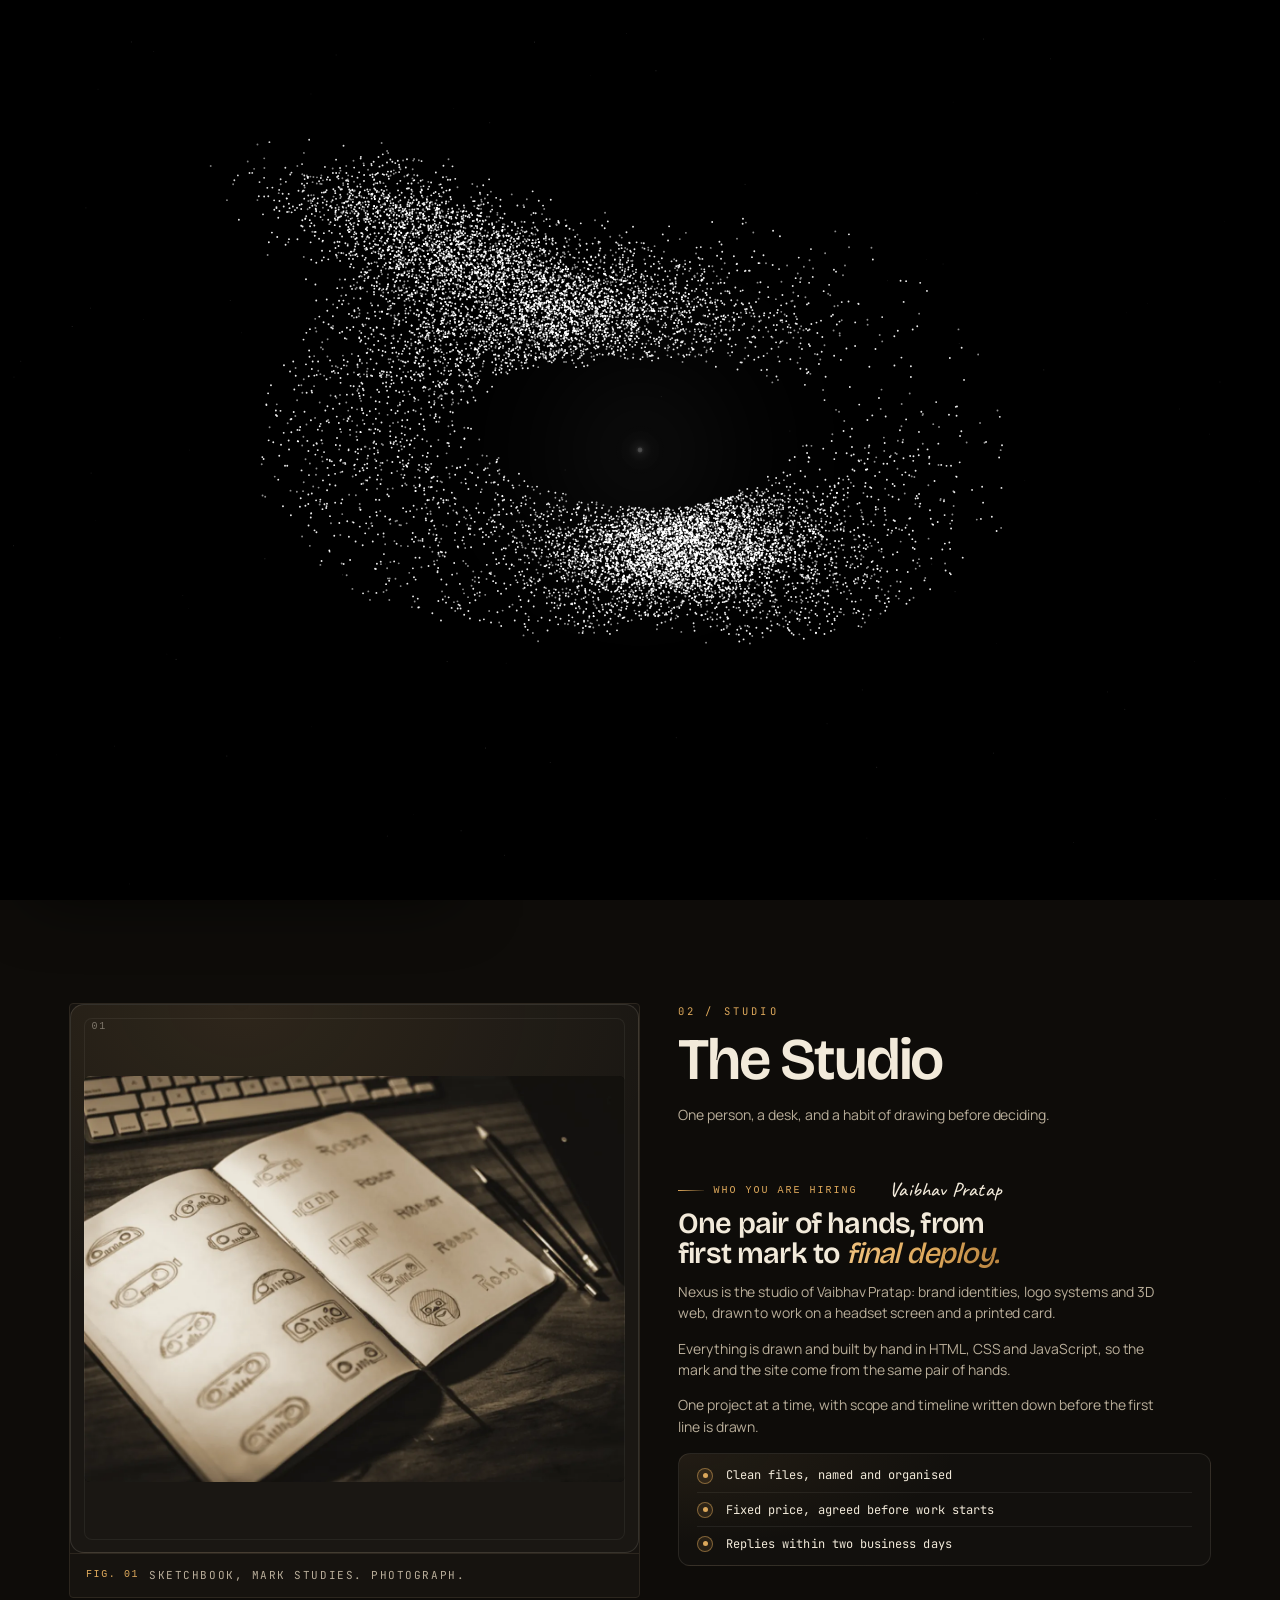
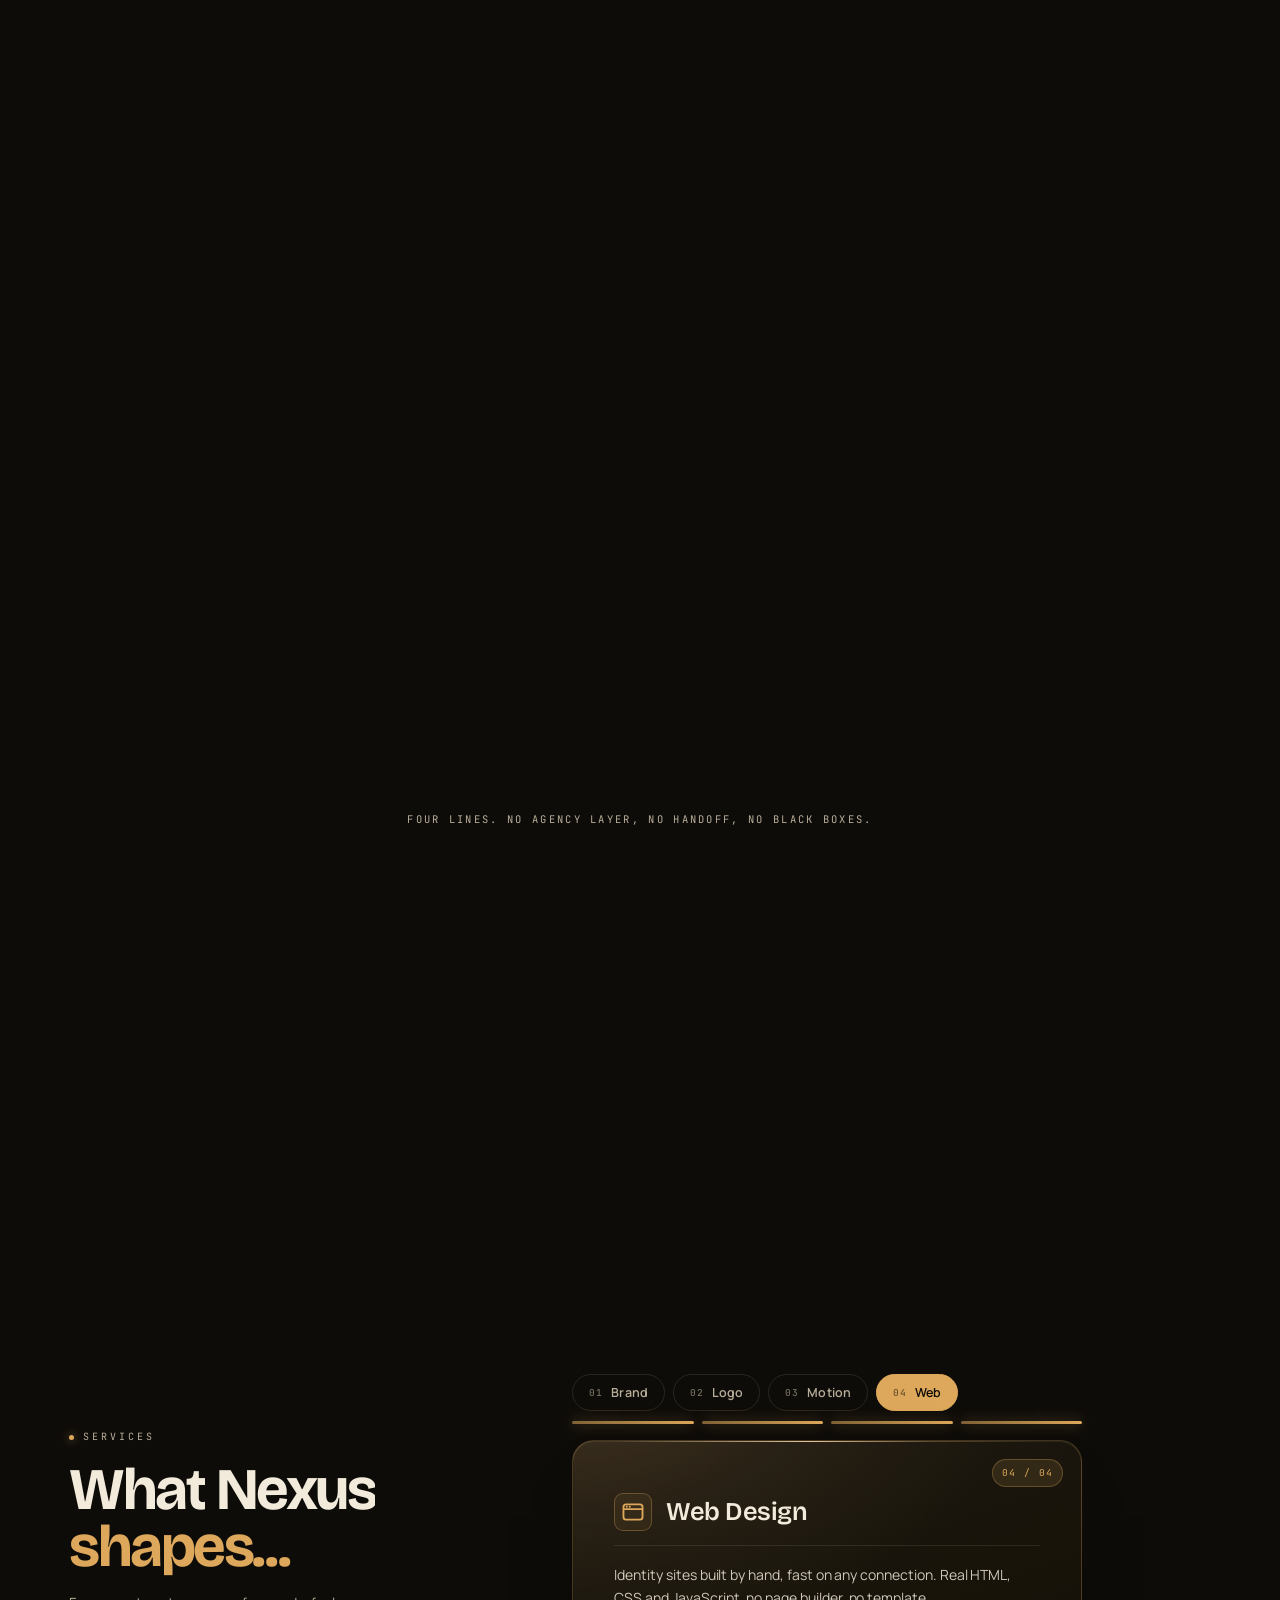
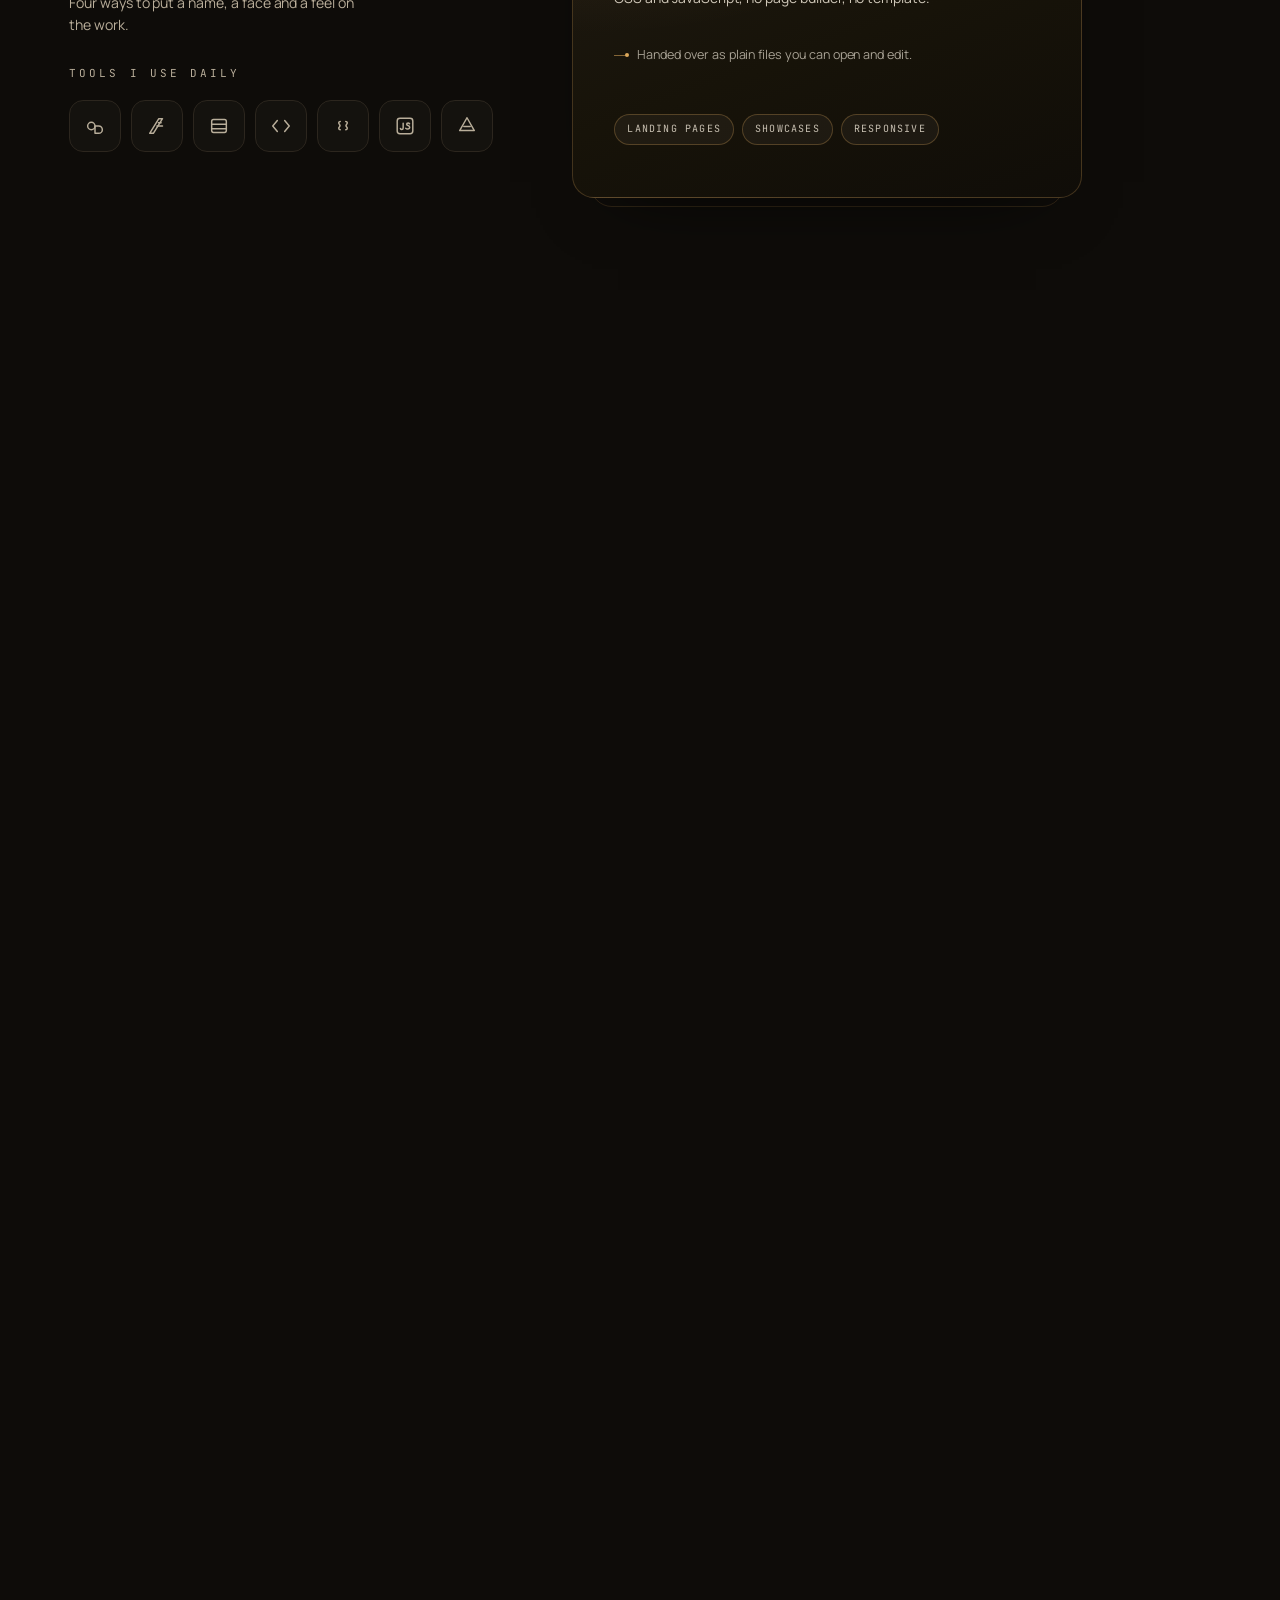
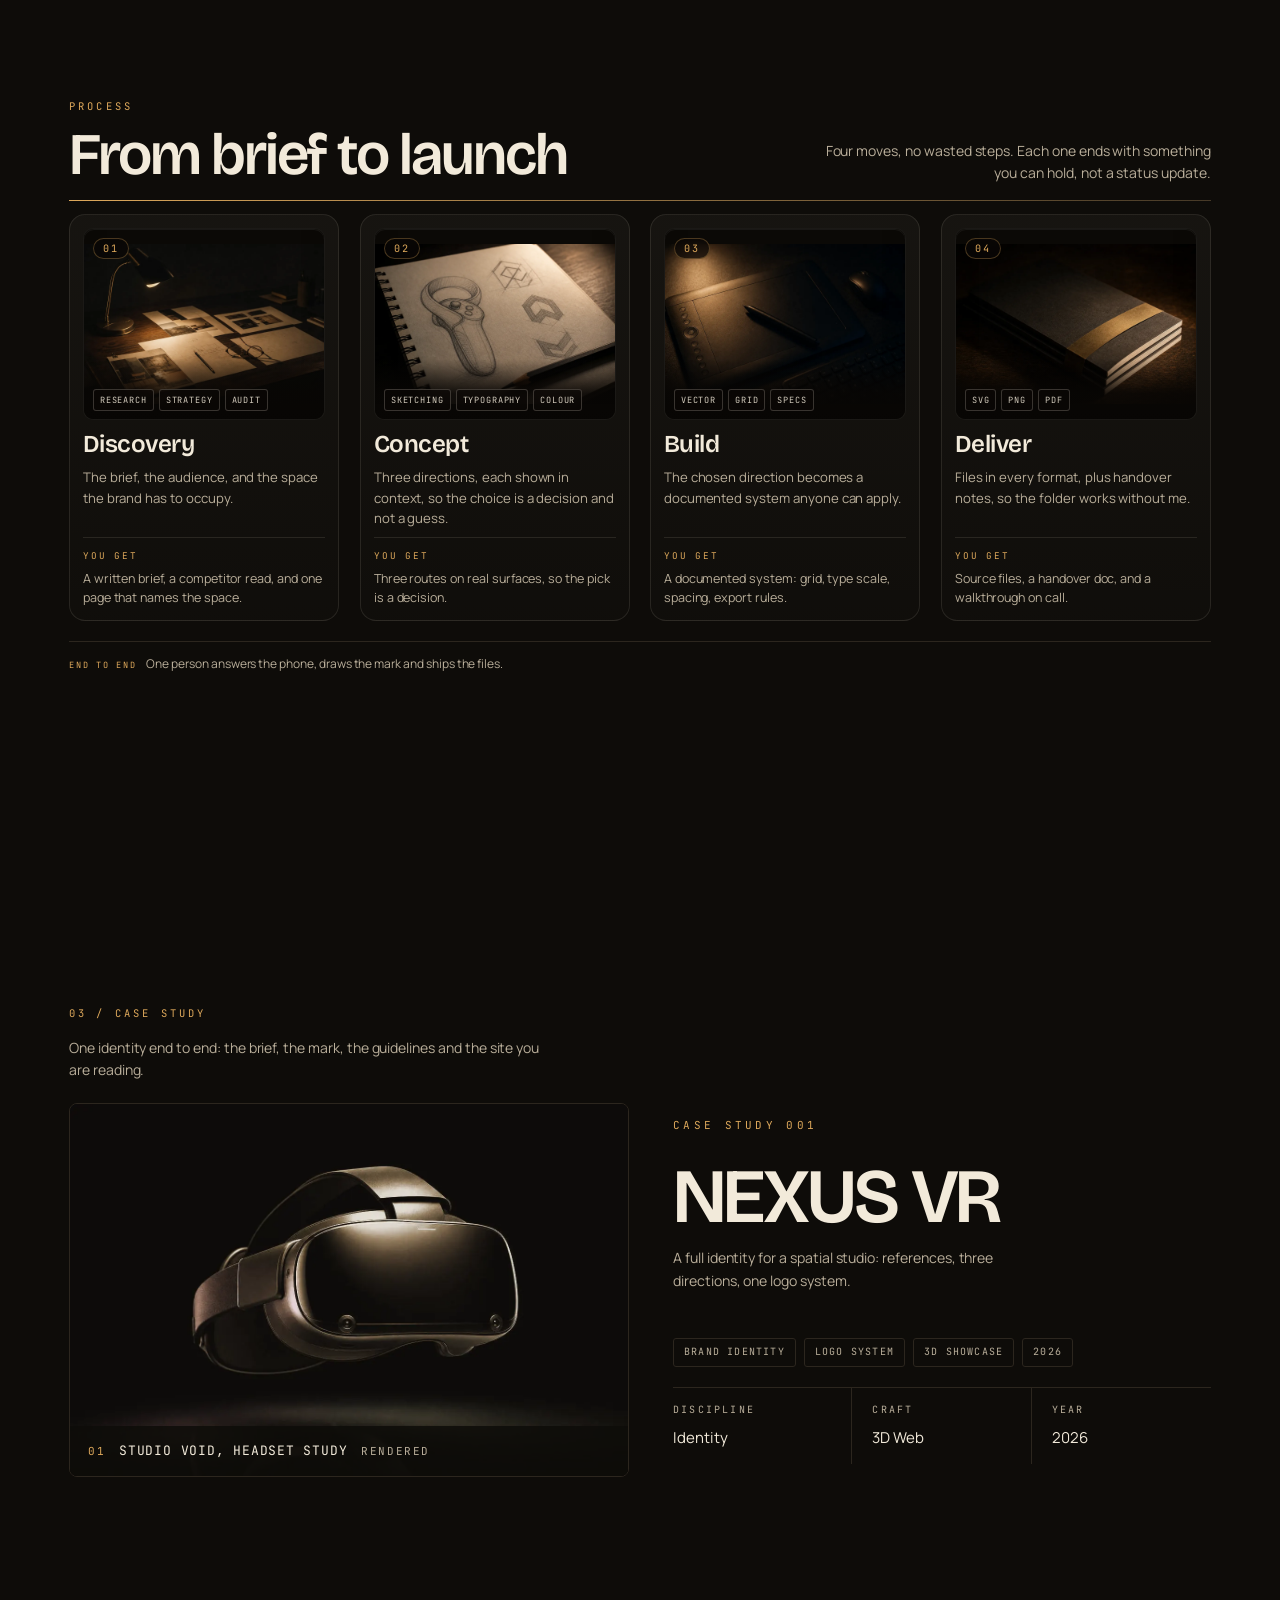
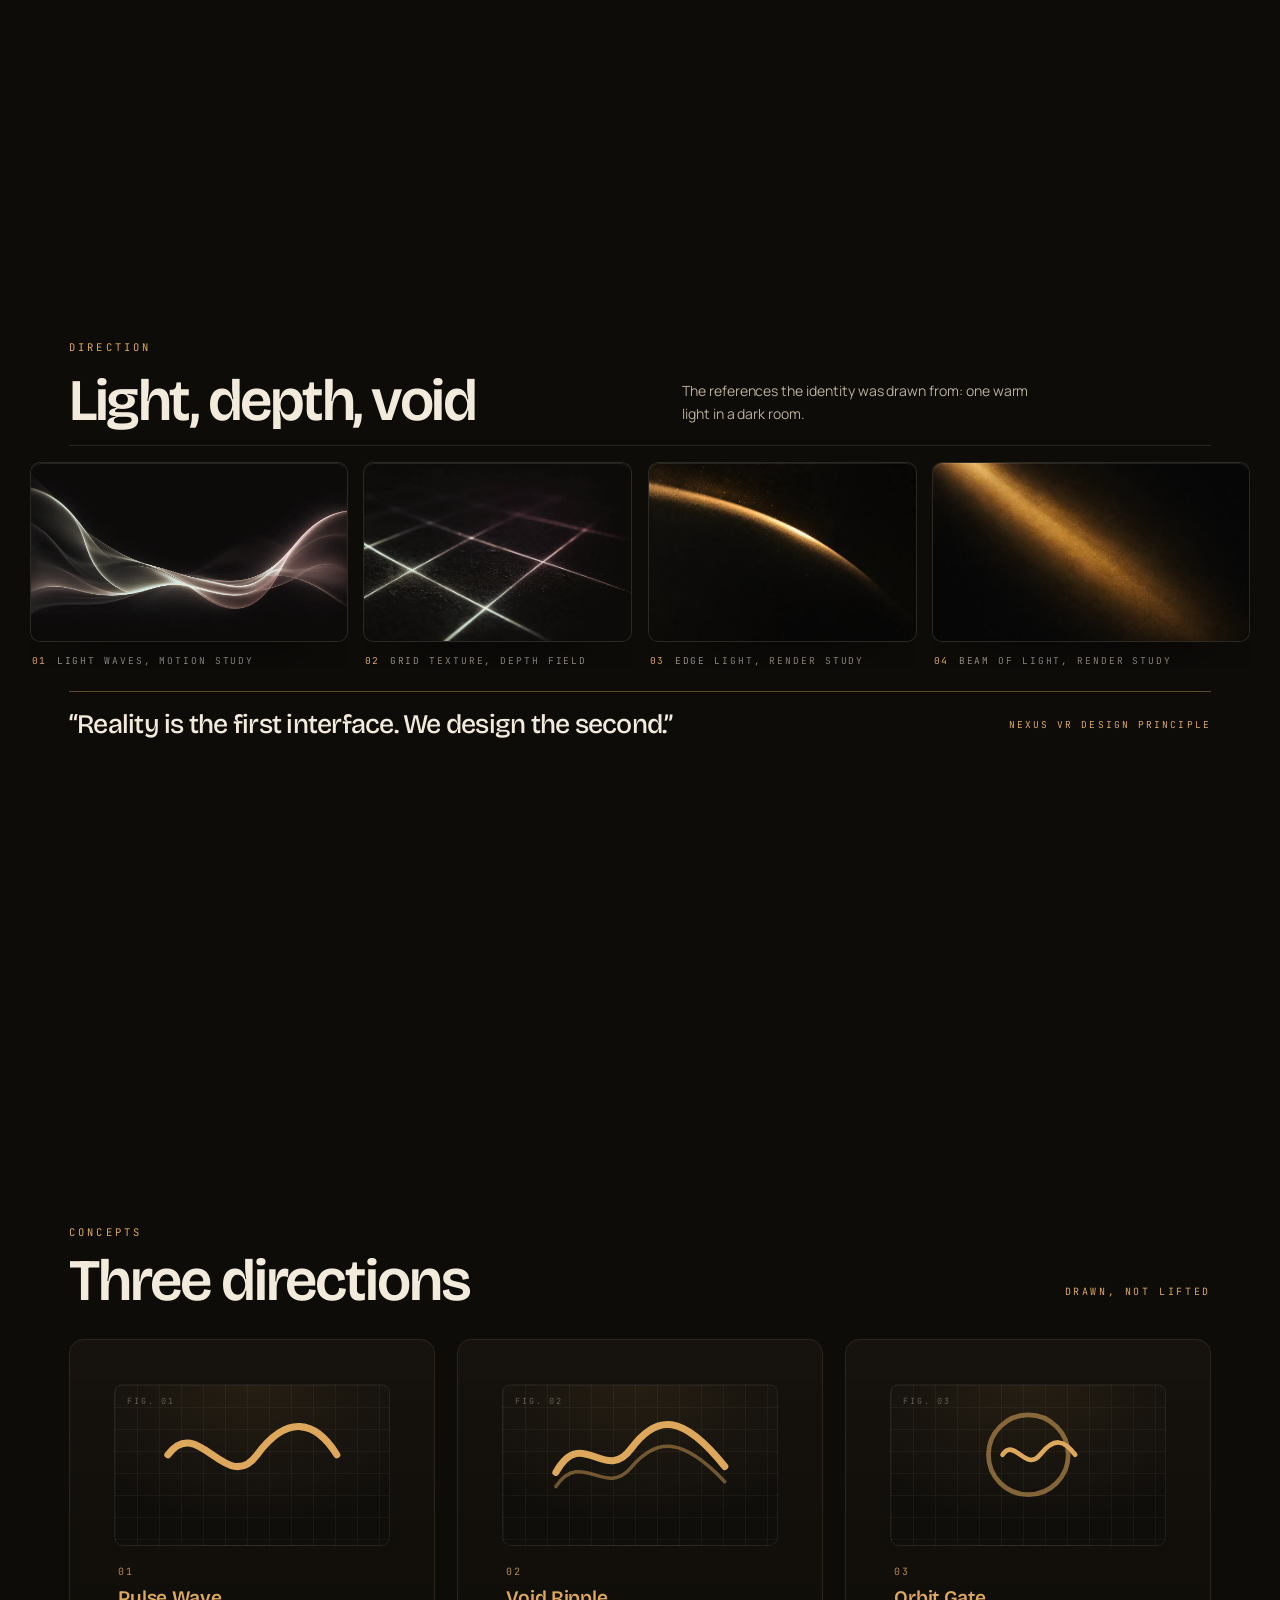
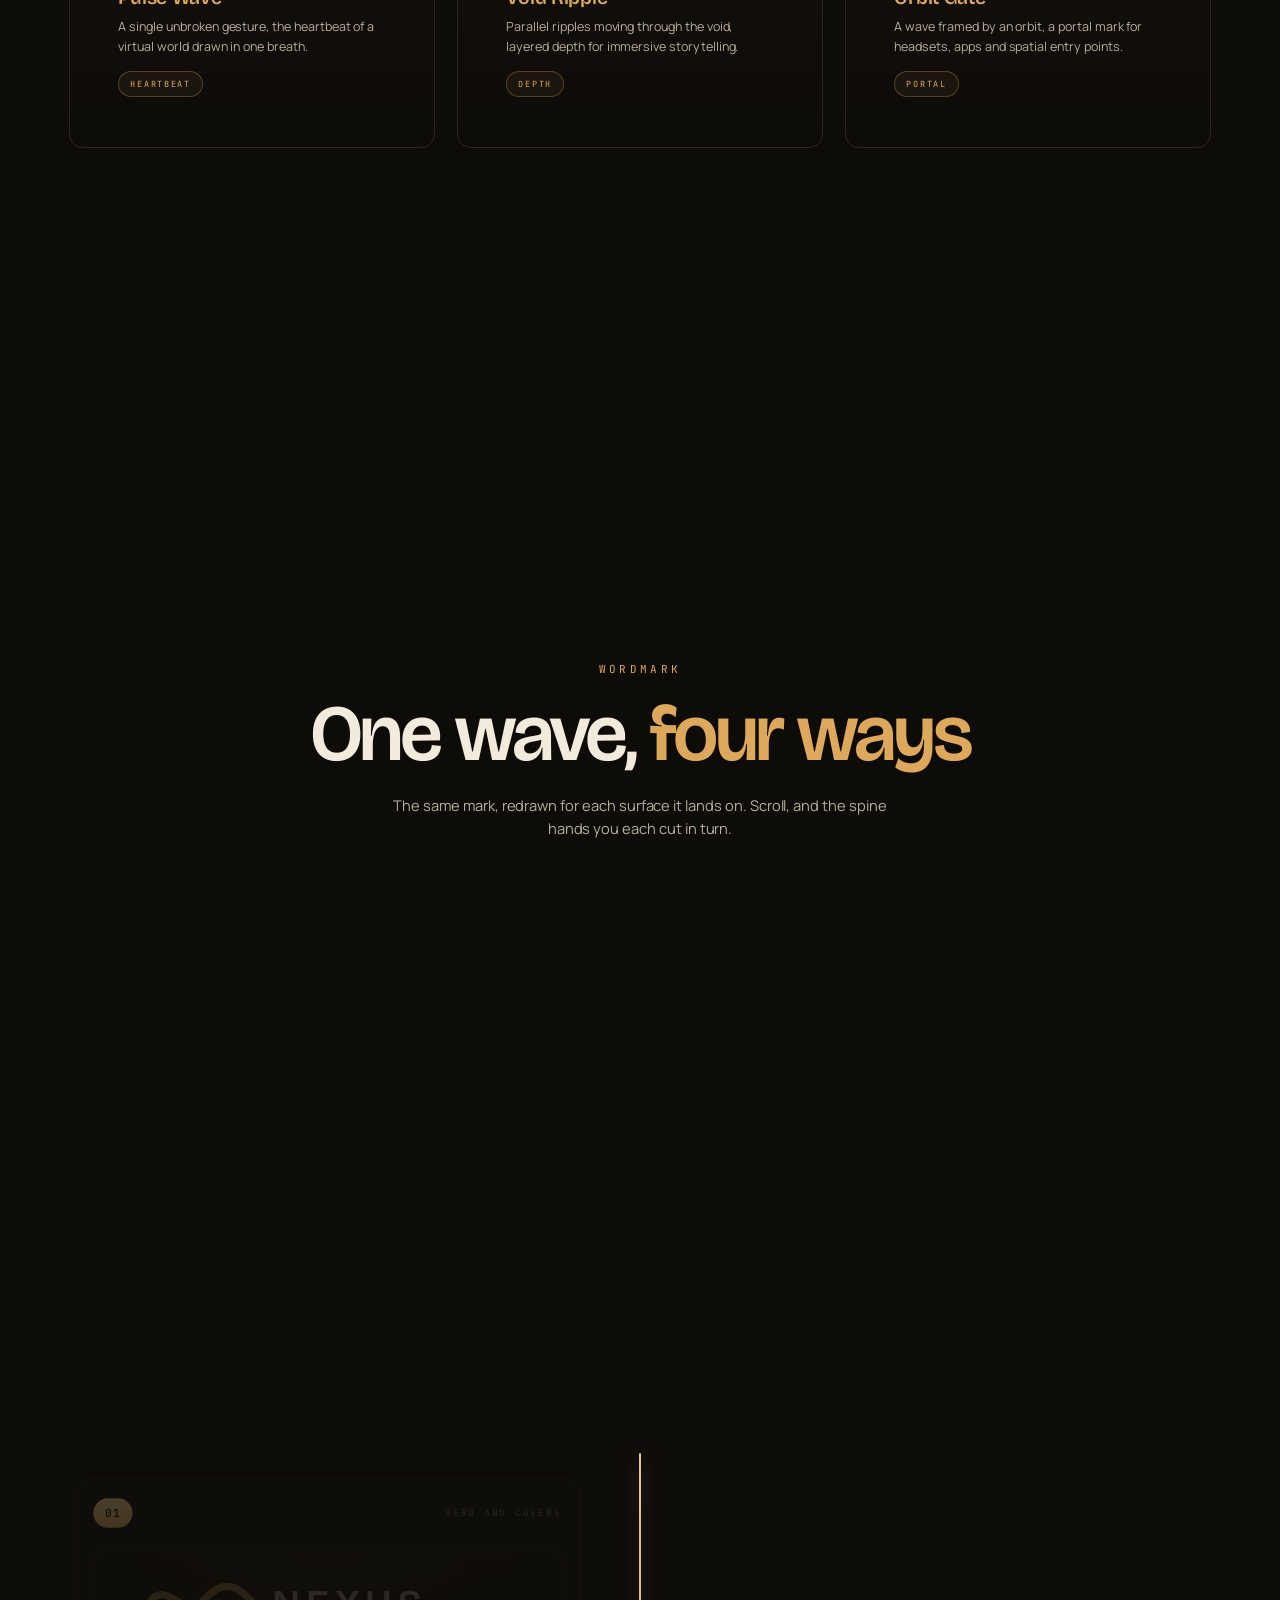
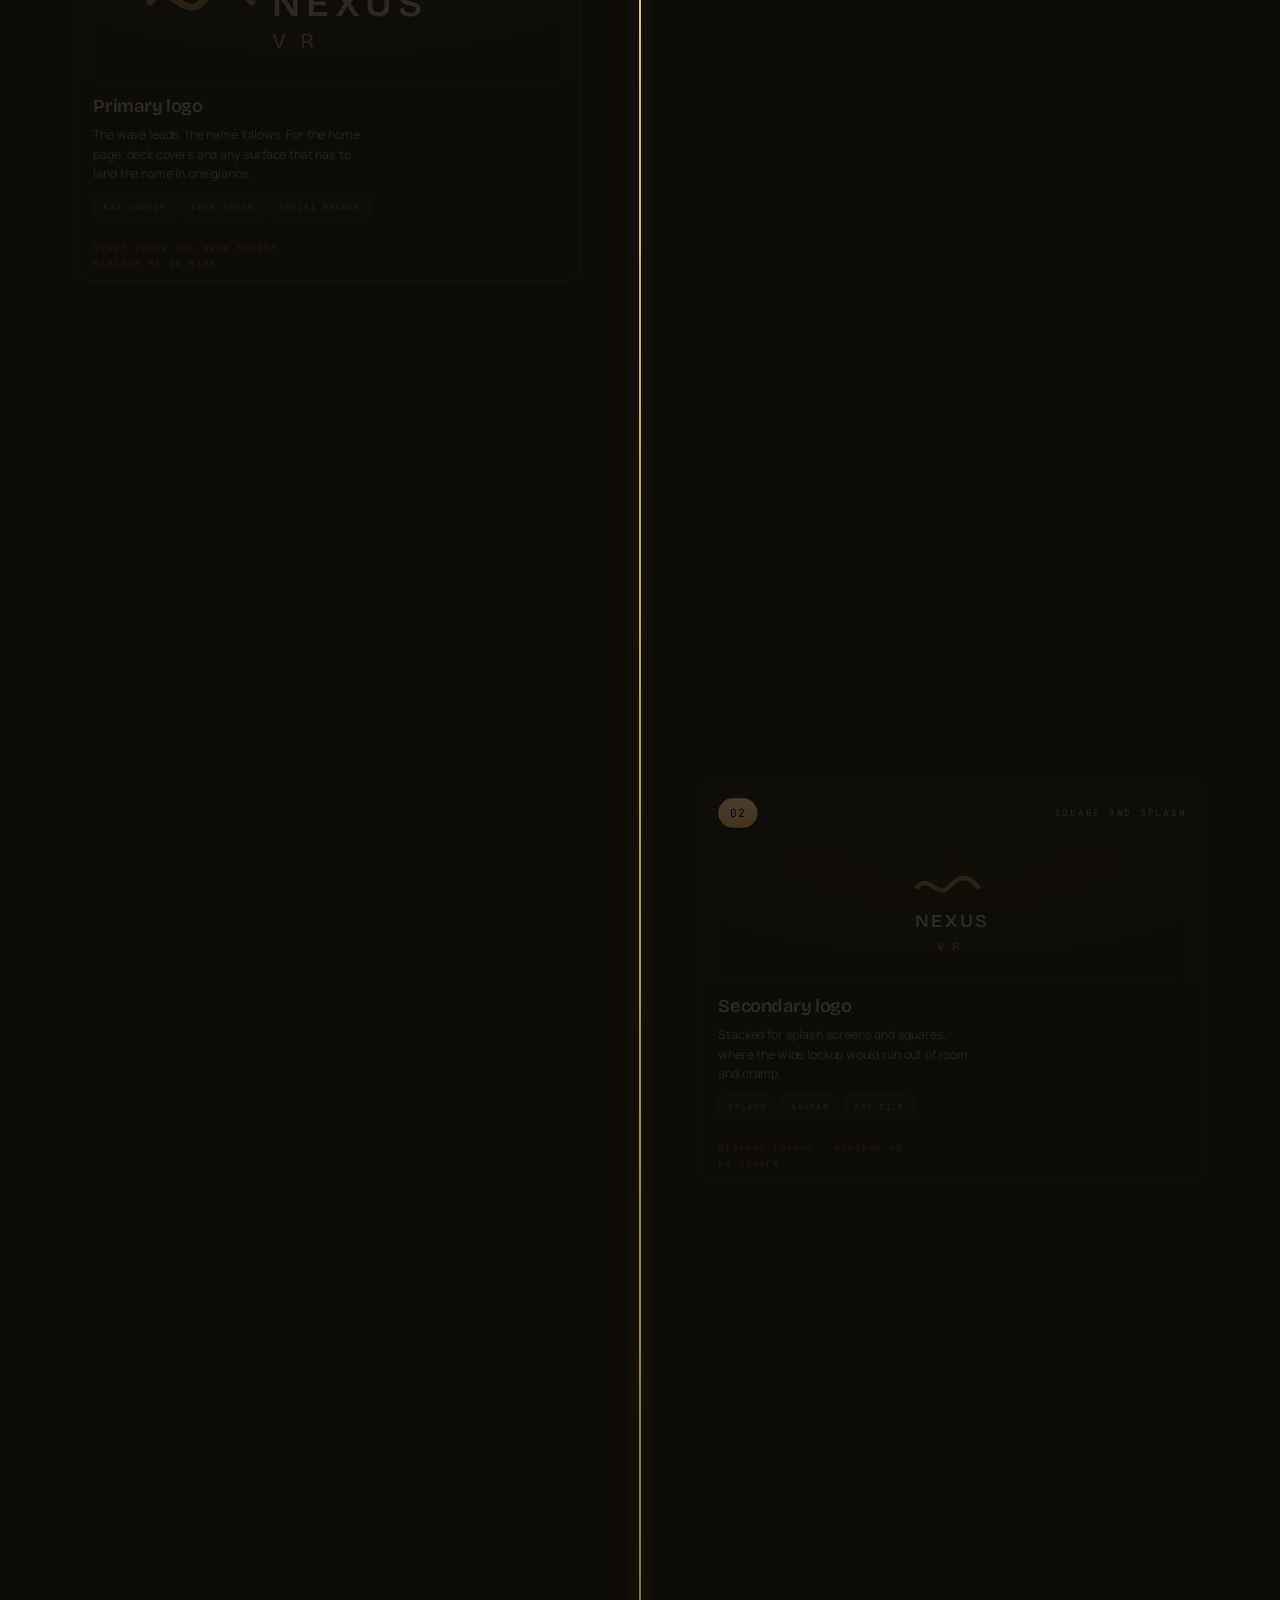
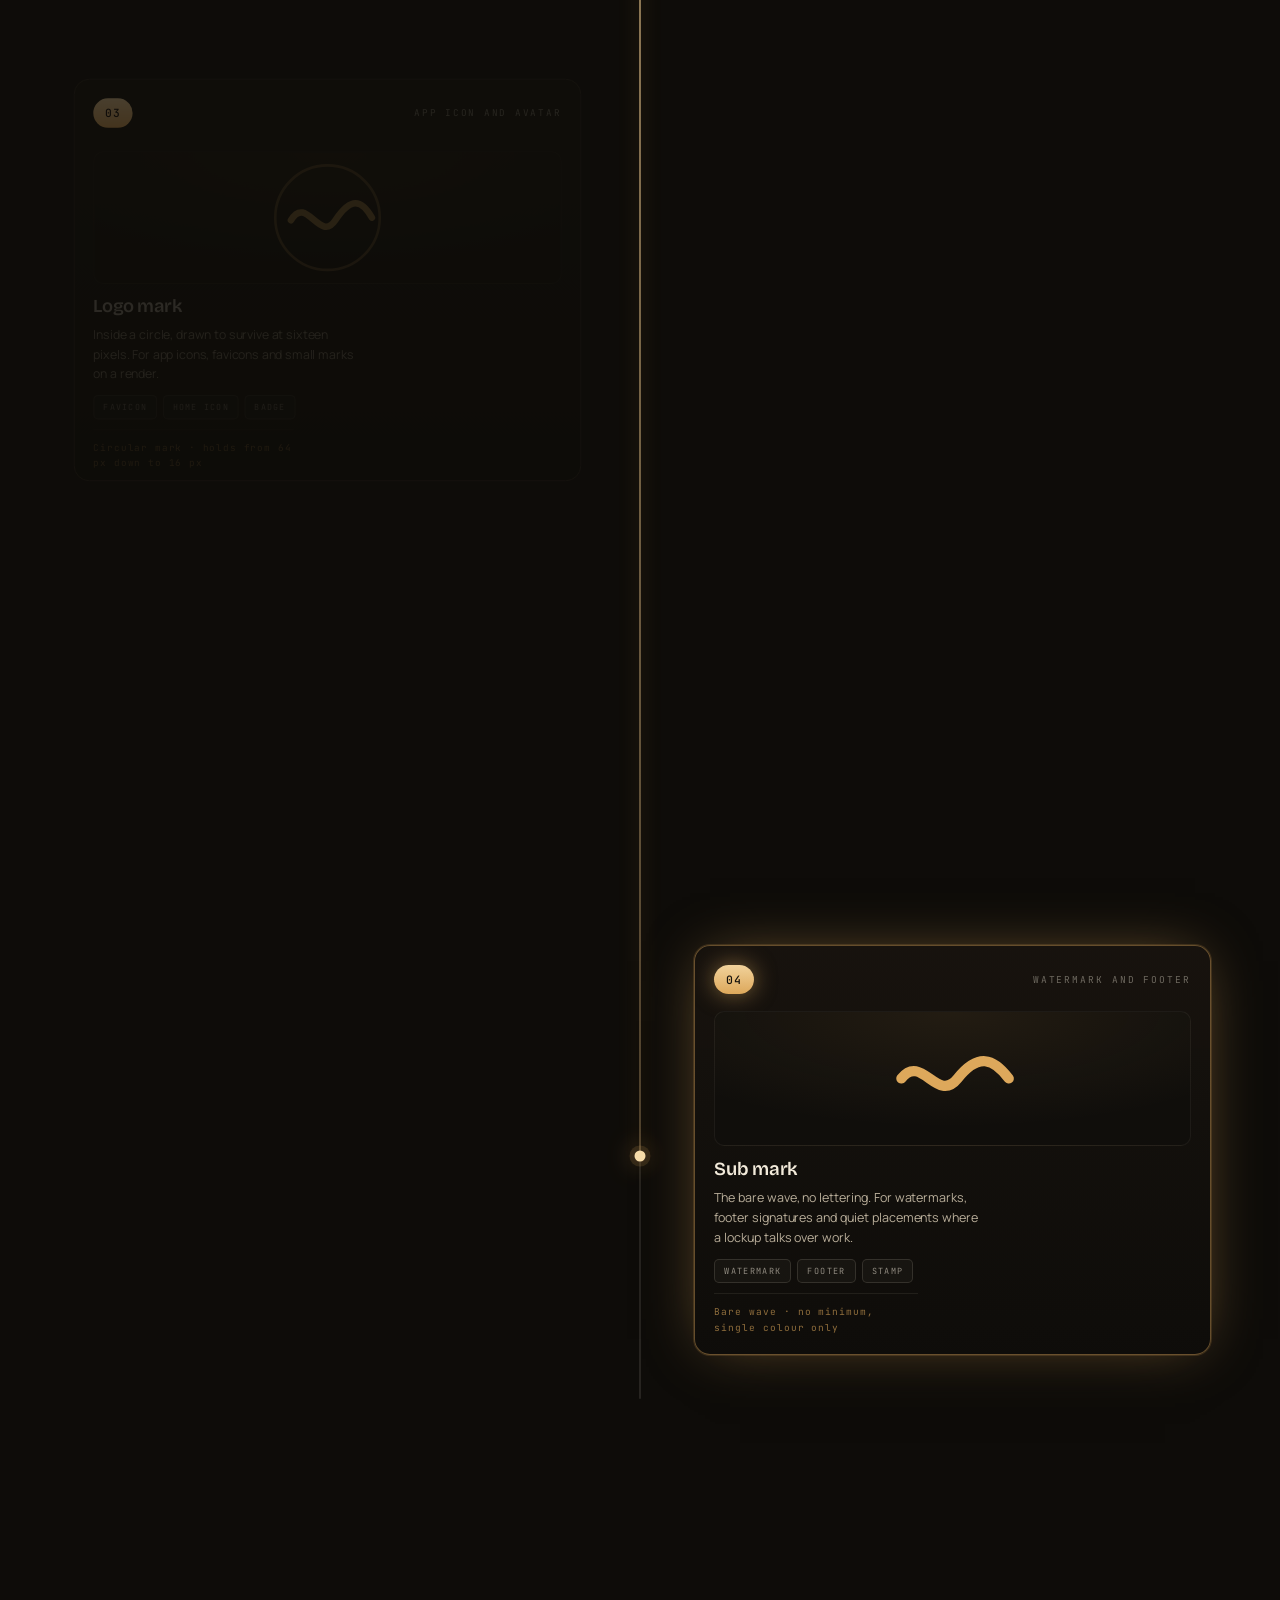
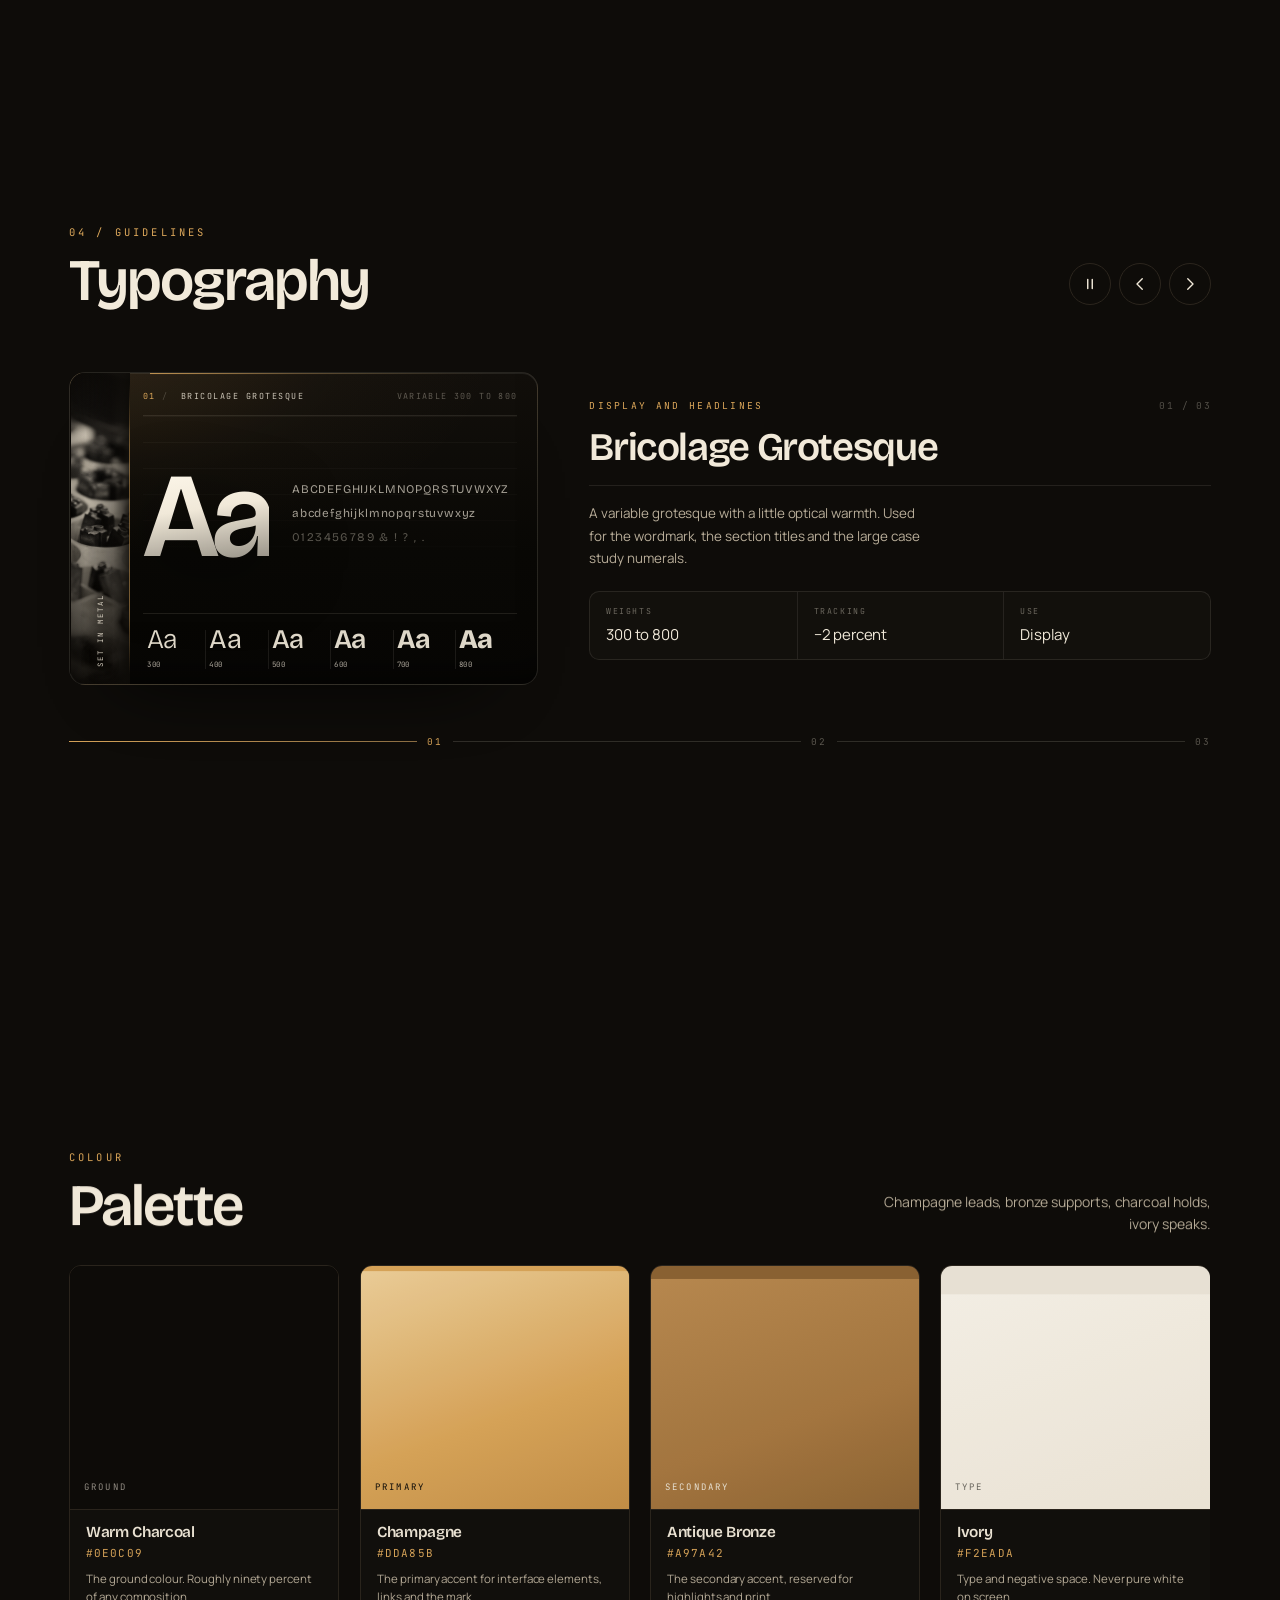
<file: nexus-vr/index.html>
<!DOCTYPE html>
<html lang="en">
<head>
<meta charset="UTF-8" />
<meta name="viewport" content="width=device-width, initial-scale=1.0" />
<title>Nexus. Identity &amp; 3D Web Studio</title>
<meta name="description" content="Nexus is the studio of Vaibhav Pratap. Brand identities, logo systems and 3D web experiences built in HTML, CSS and JavaScript." />
<meta name="theme-color" content="#100e0b" />
<meta name="color-scheme" content="dark" />
<meta http-equiv="Content-Security-Policy" content="default-src 'self'; base-uri 'self'; form-action 'self'; object-src 'none'; img-src 'self' data:; font-src 'self' data:; media-src 'self'; style-src 'self' 'unsafe-inline'; script-src 'self'; connect-src 'self'; frame-src 'none'; worker-src 'self'; manifest-src 'self'; upgrade-insecure-requests" />
<meta name="referrer" content="strict-origin-when-cross-origin" />
<meta name="robots" content="index, follow" />
<meta name="author" content="Vaibhav Pratap" />
<link rel="icon" type="image/svg+xml" href="favicon.svg" />
<meta property="og:type" content="website" />
<meta property="og:site_name" content="Nexus" />
<meta property="og:title" content="Nexus. Identity and 3D Web Studio" />
<meta property="og:description" content="Brand identities, logo systems and 3D web experiences by Vaibhav Pratap, built in HTML, CSS and JavaScript." />
<meta property="og:image" content="assets/mood-1-headset.jpg" />
<meta name="twitter:card" content="summary_large_image" />
<meta name="twitter:title" content="Nexus. Identity and 3D Web Studio" />
<meta name="twitter:description" content="Brand identities, logo systems and 3D web experiences by Vaibhav Pratap." />
<meta name="twitter:image" content="assets/mood-1-headset.jpg" />
<link rel="preload" href="assets/fonts/bricolage-latin.woff2" as="font" type="font/woff2" crossorigin />
<link rel="preload" href="assets/fonts/manrope-latin.woff2" as="font" type="font/woff2" crossorigin />
<link rel="preload" href="assets/fonts/caveat-500-latin.woff2" as="font" type="font/woff2" crossorigin />
<link rel="preload" href="assets/controller-hero.webp" as="image" type="image/webp" />
<link rel="stylesheet" href="css/style.css" />
<link rel="stylesheet" href="css/scenes.css" />
<link rel="stylesheet" href="css/intro.css" />
<script src="js/boot.js"></script>
<script type="application/ld+json">
{
  "@context": "https://schema.org",
  "@type": "ProfessionalService",
  "name": "Nexus",
  "description": "Identity and 3D web studio of Vaibhav Pratap. Brand identities, logo systems and 3D web experiences.",
  "founder": {"@type": "Person", "name": "Vaibhav Pratap"},
  "email": "vr.nexus01@gmail.com",
  "telephone": "+91-80779-29716",
  "areaServed": "Worldwide",
  "knowsAbout": ["Brand Identity", "Logo Design", "3D Web", "Motion Design"]
}
</script>
</head>
<body id="top">

<a class="skip-link" href="#main">Skip to content</a>

<!-- Reading progress: a hairline that fills as the page is walked -->
<div class="scroll-progress" aria-hidden="true"><span></span></div>

<!-- Landing: the film comes to rest on the portrait, and one door waits under it.
     Shown on every load; nothing of the site is reachable until the door opens. -->
<div class="loader gate" id="loader" role="dialog" aria-modal="true" aria-label="Nexus" tabindex="-1">

  <!-- The brand film: dot, mark, NEXUS, vortex, portrait. It plays once and
       holds on the last frame, where Enter waits. A press skips to that frame. -->
  <div class="nx-intro" id="nxIntro">
    <div class="nx-glow" id="nxGlow" aria-hidden="true"></div>
    <canvas class="nx-field" id="nxField" aria-hidden="true"></canvas>
    <figure class="nx-portrait" id="nxPortrait">
      <span class="nx-halo" aria-hidden="true"></span>
      <img id="nxPortraitImg" src="assets/portrait.webp" width="900" height="900"
           alt="Portrait of Vaibhav Pratap, founder of Nexus Studio" decoding="async" />
    </figure>
    <div class="nx-vig" aria-hidden="true"></div>

    <button class="nx-enter" id="gateEnter" type="button" aria-keyshortcuts="Enter" disabled>
      <span class="nx-enter-sheen" aria-hidden="true"></span>
      <span class="nx-enter-label">Portfolio</span>
      <span class="nx-enter-arrow" aria-hidden="true">
        <svg viewBox="0 0 24 24" fill="none"><path d="M4 12h14M12.5 6.5 18 12l-5.5 5.5" stroke="currentColor" stroke-width="1.8" stroke-linecap="round" stroke-linejoin="round" /></svg>
      </span>
    </button>
  </div>

  <p class="sr-only" role="status" id="gateLive">Starting</p>
</div>

<!-- Header -->
<header class="site-header" id="siteHeader">
  <a class="brand" href="#top" aria-label="Nexus, back to top">
    <svg viewBox="0 0 120 60" class="brand-mark" aria-hidden="true">
      <path d="M6 30 C 26 6, 46 54, 66 30 S 104 12, 114 30" fill="none" stroke="currentColor" stroke-width="7" stroke-linecap="round"/>
    </svg>
    <span class="brand-name">NEXUS</span>
  </a>

  <nav class="site-nav" aria-label="Sections">
    <a href="#studio" class="active">Studio</a>
    <a href="#project">Project</a>
    <a href="#guidelines">Guidelines</a>
    <a href="#faq">FAQ</a>
    <a href="#contact">Contact</a>
  </nav>

  <div class="header-actions">
    <button class="icon-btn" id="searchBtn" type="button" aria-label="Search the site" aria-expanded="false" aria-controls="searchPanel">
      <svg viewBox="0 0 24 24" fill="none" aria-hidden="true">
        <circle cx="11" cy="11" r="7" stroke="currentColor" stroke-width="2"/>
        <path d="M16.5 16.5L21 21" stroke="currentColor" stroke-width="2" stroke-linecap="round"/>
      </svg>
    </button>

    <button class="menu-btn" id="menuBtn" aria-label="Open menu" aria-expanded="false" aria-controls="mobileMenu">
      <span></span><span></span>
    </button>
  </div>
</header>

<!-- Search -->
<div class="search-panel" id="searchPanel" role="dialog" aria-modal="true" aria-label="Search the site" aria-hidden="true">
  <div class="search-inner">
    <div class="search-field">
      <svg viewBox="0 0 24 24" fill="none" aria-hidden="true">
        <circle cx="11" cy="11" r="7" stroke="currentColor" stroke-width="2"/>
        <path d="M16.5 16.5L21 21" stroke="currentColor" stroke-width="2" stroke-linecap="round"/>
      </svg>
      <label class="sr-only" for="searchInput">Search the site</label>
      <input id="searchInput" type="search" autocomplete="off" spellcheck="false"
             role="combobox" aria-expanded="true" aria-controls="searchResults" aria-autocomplete="list" />
      <button class="search-close" id="searchClose" type="button" aria-label="Close search">Esc</button>
    </div>
    <p class="search-hint" id="searchHint">Type a word, or press the arrow keys</p>
    <ul class="search-results" id="searchResults" role="listbox" aria-label="Search results"></ul>
  </div>
</div>


<!-- Mobile menu -->
<div class="mobile-menu" id="mobileMenu" role="dialog" aria-modal="true" aria-label="Site menu" aria-hidden="true">
  <p class="mm-eyebrow"><span>Index</span><i aria-hidden="true"></i><span>Vaibhav Pratap</span></p>
  <nav aria-label="Mobile">
    <a href="#studio" class="active"><span class="mm-i">01</span><span class="mm-t">Studio</span><svg class="mm-a" viewBox="0 0 16 16" aria-hidden="true"><path d="M3 8h9M8.5 4l4 4-4 4" fill="none" stroke="currentColor" stroke-width="1.4" stroke-linecap="round" stroke-linejoin="round"/></svg></a>
    <a href="#project"><span class="mm-i">02</span><span class="mm-t">Project</span><svg class="mm-a" viewBox="0 0 16 16" aria-hidden="true"><path d="M3 8h9M8.5 4l4 4-4 4" fill="none" stroke="currentColor" stroke-width="1.4" stroke-linecap="round" stroke-linejoin="round"/></svg></a>
    <a href="#guidelines"><span class="mm-i">03</span><span class="mm-t">Guidelines</span><svg class="mm-a" viewBox="0 0 16 16" aria-hidden="true"><path d="M3 8h9M8.5 4l4 4-4 4" fill="none" stroke="currentColor" stroke-width="1.4" stroke-linecap="round" stroke-linejoin="round"/></svg></a>
    <a href="#faq"><span class="mm-i">04</span><span class="mm-t">FAQ</span><svg class="mm-a" viewBox="0 0 16 16" aria-hidden="true"><path d="M3 8h9M8.5 4l4 4-4 4" fill="none" stroke="currentColor" stroke-width="1.4" stroke-linecap="round" stroke-linejoin="round"/></svg></a>
    <a href="#contact"><span class="mm-i">05</span><span class="mm-t">Contact</span><svg class="mm-a" viewBox="0 0 16 16" aria-hidden="true"><path d="M3 8h9M8.5 4l4 4-4 4" fill="none" stroke="currentColor" stroke-width="1.4" stroke-linecap="round" stroke-linejoin="round"/></svg></a>
  </nav>
  <div class="mobile-menu-foot">
    <a href="mailto:vr.nexus01@gmail.com">vr.nexus01@gmail.com</a>
    <a href="tel:+918077929716">+91 80779 29716</a>
  </div>
</div>

<!-- Floating actions -->
<div class="fab-stack">
<button class="to-top" id="toTop" type="button" aria-label="Back to top">
  <svg viewBox="0 0 24 24" fill="none" aria-hidden="true">
    <path d="M12 19V5M5 12l7-7 7 7" stroke="currentColor" stroke-width="2" stroke-linecap="round" stroke-linejoin="round"/>
  </svg>
</button>
</div>

<!-- Floating contact bar -->
<div class="contact-bar" id="contactBar">
  <a class="contact-link is-wa" href="https://wa.me/918077929716" target="_blank" rel="noopener noreferrer">
    <span class="contact-glyph" aria-hidden="true">
      <svg viewBox="0 0 24 24"><path fill="currentColor" d="M17.472 14.382c-.297-.149-1.758-.867-2.03-.967-.273-.099-.471-.148-.67.15-.197.297-.767.966-.94 1.164-.173.199-.347.223-.644.075-.297-.15-1.255-.463-2.39-1.475-.883-.788-1.48-1.761-1.653-2.059-.173-.297-.018-.458.13-.606.134-.133.298-.347.446-.52.149-.174.198-.298.298-.497.099-.198.05-.371-.025-.52-.075-.149-.669-1.612-.916-2.207-.242-.579-.487-.5-.669-.51-.173-.008-.371-.01-.57-.01-.198 0-.52.074-.792.372-.272.297-1.04 1.016-1.04 2.479 0 1.462 1.065 2.875 1.213 3.074.149.198 2.096 3.2 5.077 4.487.709.306 1.262.489 1.694.625.712.227 1.36.195 1.871.118.571-.085 1.758-.719 2.006-1.413.248-.694.248-1.289.173-1.413-.074-.124-.272-.198-.57-.347m-5.421 7.403h-.004a9.87 9.87 0 01-5.031-1.378l-.361-.214-3.741.982.998-3.648-.235-.374a9.86 9.86 0 01-1.51-5.26c.001-5.45 4.436-9.884 9.888-9.884 2.64 0 5.122 1.03 6.988 2.898a9.825 9.825 0 012.893 6.994c-.003 5.45-4.437 9.884-9.885 9.884m8.413-18.297A11.815 11.815 0 0012.05 0C5.495 0 .16 5.335.157 11.892c0 2.096.547 4.142 1.588 5.945L.057 24l6.305-1.654a11.882 11.882 0 005.683 1.448h.005c6.554 0 11.89-5.335 11.893-11.893a11.821 11.821 0 00-3.48-8.413z"/></svg>
    </span>
    <span class="contact-text">WhatsApp</span>
  </a>

  <span class="contact-split" aria-hidden="true"></span>

  <a class="contact-link is-mail" href="https://mail.google.com/mail/?view=cm&amp;fs=1&amp;to=vr.nexus01@gmail.com" target="_blank" rel="noopener noreferrer">
    <span class="contact-glyph" aria-hidden="true">
      <svg viewBox="0 0 24 24" fill="none"><rect x="2.8" y="5.4" width="18.4" height="13.2" rx="2.2" stroke="currentColor" stroke-width="1.5"/><path d="m3.6 6.6 8.4 5.9 8.4-5.9" stroke="currentColor" stroke-width="1.5" stroke-linecap="round" stroke-linejoin="round"/></svg>
    </span>
    <span class="contact-text">Email</span>
  </a>
</div>

<main id="main">

<!-- ============ 01. HERO ============ -->
<section class="scene scene--hero hero" id="hero" data-title="Nexus. Identity &amp; 3D Web Studio">
  <div class="hero-inner">
    <div class="hero-copy">
      <p class="hero-hi">HI, I'M VAIBHAV</p>
      <h1 aria-label="Nexus"><span class="lt" style="--i:0" aria-hidden="true">N</span><span class="lt" style="--i:1" aria-hidden="true">e</span><span class="lt" style="--i:2" aria-hidden="true">x</span><span class="lt" style="--i:3" aria-hidden="true">u</span><span class="lt" style="--i:4" aria-hidden="true">s</span></h1>
      <p class="hero-lede">
        Brand identities, logo systems and 3D web experiences,
        drawn and built by hand.
      </p>
      <div class="hero-actions">
        <a href="#studio" class="btn btn-primary">View the studio</a>
        <a href="#project" class="btn btn-outline">See the project</a>
      </div>

      <div class="tool-row hero-tools" aria-label="Tools used daily">
        <span class="tool-chip"><svg viewBox="0 0 24 24" aria-hidden="true"><circle cx="8" cy="12" r="4"/><path d="M12 12h4a4 4 0 0 1 0 8h-4v-8z"/></svg>Figma</span>
        <span class="tool-chip"><svg viewBox="0 0 24 24" aria-hidden="true"><path d="M4 20 L14 4 L18 4 L8 20 Z" stroke-width="2" stroke-linejoin="round"/><path d="M12 12 L18 12 M13.5 8.5 L16.5 8.5" stroke-width="2"/></svg>Illustrator</span>
        <span class="tool-chip"><svg viewBox="0 0 24 24" aria-hidden="true"><rect x="4" y="5" width="16" height="14" rx="2" stroke-width="2"/><path d="M4 10h16M4 15h16" stroke-width="2"/></svg>Photoshop</span>
        <span class="tool-chip"><svg viewBox="0 0 24 24" aria-hidden="true"><path d="M8 6 L3 12 L8 18 M16 6 L21 12 L16 18" stroke-width="2" stroke-linecap="round" stroke-linejoin="round"/></svg>HTML</span>
        <span class="tool-chip"><svg viewBox="0 0 24 24" aria-hidden="true"><path d="M9 7 C7 7 7 9 8 10 C9 11 9 12 8 13 C7 14 7 16 9 16 M15 7 C17 7 17 9 16 10 C15 11 15 12 16 13 C17 14 17 16 15 16" stroke-width="2" stroke-linecap="round"/></svg>CSS</span>
        <span class="tool-chip"><svg viewBox="0 0 24 24" aria-hidden="true"><path d="M12 3 L20 7.5 L20 16.5 L12 21 L4 16.5 L4 7.5 Z" stroke-width="2" stroke-linejoin="round"/><path d="M12 3 L12 12 M12 12 L20 7.5 M12 12 L4 7.5 M12 12 L12 21" stroke-width="1.4" opacity=".6"/></svg>Three.js</span>
      </div>

      <p class="hero-flow">
        From brief <span class="arrow">&rarr;</span> launch
        <span class="flow-steps">Research. Design. Build. Deliver.</span>
      </p>
    </div>

    <!-- the object holds the right of the page, on its own pool of light -->
    <div class="hero-stage" id="heroStage">
      <div class="stage-pool" aria-hidden="true"></div>
      <div class="stage-floor" aria-hidden="true"><i></i></div>

      <div class="controller-wrap">
        <img class="stage-rim" src="assets/controller-hero.webp" alt="" aria-hidden="true" width="827" height="1500" />
        <img class="stage-rim-outer" src="assets/controller-hero.webp" alt="" aria-hidden="true" width="827" height="1500" />
        <div class="controller-frame">
          <div class="controller-tilt" id="controllerTilt">
            <picture>
              <source srcset="assets/controller-hero.webp" type="image/webp" />
              <img src="assets/controller-hero.png" alt="A matte black VR controller traced with a champagne gold outline and inlay, floating in the dark" class="controller-img" id="controllerImg" width="827" height="1500" fetchpriority="high" decoding="async" />
            </picture>
            <img class="stage-sheen" src="assets/controller-hero.webp" alt="" aria-hidden="true" width="827" height="1500" />
          </div>
        </div>
      </div>
    </div>
  </div>

  <div class="scroll-cue" aria-hidden="true">
    <span class="scroll-cue-line"><i></i></span>
    <span class="scroll-cue-text">Scroll</span>
    <svg class="scroll-cue-arrow" viewBox="0 0 24 24" aria-hidden="true"><path d="M12 4v14M6 13l6 6 6-6" fill="none" stroke="currentColor" stroke-width="1.6" stroke-linecap="round" stroke-linejoin="round"/></svg>
  </div>
</section>

<!-- ============ the ticker: pinned to the foot of the window ============ -->
<div class="ticker" aria-hidden="true">
  <div class="marquee" aria-hidden="true">
    <div class="marquee-track">
      <span>Brand Identity</span><i class="mq-dot"></i>
      <span class="mq-outline">3D Web Experiences</span><i class="mq-dot"></i>
      <span>Motion Design</span><i class="mq-dot"></i>
      <span class="mq-outline">Art Direction</span><i class="mq-dot"></i>
      <span>Product Interfaces</span><i class="mq-dot"></i>
      <span class="mq-outline">Design Systems</span><i class="mq-dot"></i>
    </div>
  </div>
</div>

<!-- ============ 02. STUDIO ============ -->
<section class="scene scene--studio" id="studio" data-title="The Studio. Nexus">
  <div class="scene-inner">
    <header class="scene-head" data-anim="head">
      <p class="kicker">02 / Studio</p>
      <h2>The Studio</h2>
      <p class="scene-lede">One person, a desk, and a habit of drawing before deciding.</p>
    </header>

    <div class="about-grid">
      <figure class="about-photo" data-anim="media">
        <div class="about-frame">
          <picture>
            <source srcset="assets/studio-sketch.webp" type="image/webp" />
            <img src="assets/studio-sketch.jpg" alt="Open sketchbook of mark studies on a wooden studio desk, pencil resting beside it" loading="lazy" width="1200" height="900" decoding="async" data-lazy />
          </picture>
          <span class="about-frame-n" aria-hidden="true">01</span>
        </div>
        <figcaption>
          <span class="about-cap-n" aria-hidden="true">FIG. 01</span>
          <span class="about-cap-t">Sketchbook, mark studies. Photograph.</span>
        </figcaption>
      </figure>
      <div class="about-copy" data-anim="copy">
        <p class="about-kicker"><span class="about-kick-rule" aria-hidden="true"></span><span class="about-kick-t">Who you are hiring</span><span class="about-sign-name">Vaibhav Pratap</span></p>
        <h3 class="about-lead">One pair of hands, from<br>first mark to <em>final deploy.</em></h3>
        <p class="about-note">Nexus is the studio of Vaibhav Pratap: brand identities, logo systems and 3D web, drawn to work on a headset screen and a printed card.</p>
        <p class="about-note">Everything is drawn and built by hand in HTML, CSS and JavaScript, so the mark and the site come from the same pair of hands.</p>
        <p class="about-note">One project at a time, with scope and timeline written down before the first line is drawn.</p>
        <ul class="about-points" data-anim="list">
          <li><span class="pt-mark" aria-hidden="true"></span><span class="pt-text">Clean files, named and organised</span></li>
          <li><span class="pt-mark" aria-hidden="true"></span><span class="pt-text">Fixed price, agreed before work starts</span></li>
          <li><span class="pt-mark" aria-hidden="true"></span><span class="pt-text">Replies within two business days</span></li>
        </ul>
      </div>
    </div>
  </div>
</section>

<!-- ============ 03. MANIFESTO ============ -->
<section class="scene scene--statement" id="manifesto" data-title="The studio, in four lines. Nexus">
  <div class="scene-inner">
    <div class="statement" id="statement" aria-label="Studio manifesto">
      <p class="statement-line">Nexus is the studio of Vaibhav Pratap.</p>
      <p class="statement-line">Brand identities, logo systems and 3D web experiences.</p>
      <p class="statement-line is-accent">Built by hand in HTML, CSS and JavaScript.</p>
      <p class="statement-line">One owner, from first sketch to final deploy.</p>
    </div>
    <p class="statement-foot">Four lines. No agency layer, no handoff, no black boxes.</p>
  </div>
</section>

<!-- ============ 04. SERVICES ============ -->
<section class="scene scene--steps" id="services" data-title="Services. What Nexus shapes" data-steps="4">
  <div class="scene-inner">
    <div class="services">
      <div class="services-left">
        <p class="services-kicker">Services</p>
        <h2 class="services-title">
          <span class="sw"><span class="swi">What</span></span>
          <span class="sw"><span class="swi">Nexus</span></span>
          <span class="sw"><span class="swi hl">shapes<span class="dots">...</span></span></span>
        </h2>
        <p class="services-lede">Four ways to put a name, a face and a feel on the work.</p>

        <div class="services-tools">
          <p class="tools-label">Tools I use daily</p>
          <ul class="tool-strip">
            <li title="Figma"><svg viewBox="0 0 24 24" aria-hidden="true"><circle cx="8" cy="12" r="4"/><path d="M12 12h4a4 4 0 0 1 0 8h-4v-8z"/></svg><span class="sr-only">Figma</span></li>
            <li title="Illustrator"><svg viewBox="0 0 24 24" aria-hidden="true"><path d="M4 20 L14 4 L18 4 L8 20 Z"/><path d="M12 12 L18 12 M13.5 8.5 L16.5 8.5"/></svg><span class="sr-only">Illustrator</span></li>
            <li title="Photoshop"><svg viewBox="0 0 24 24" aria-hidden="true"><rect x="4" y="5" width="16" height="14" rx="2"/><path d="M4 10h16M4 15h16"/></svg><span class="sr-only">Photoshop</span></li>
            <li title="HTML"><svg viewBox="0 0 24 24" aria-hidden="true"><path d="M8 6 L3 12 L8 18 M16 6 L21 12 L16 18"/></svg><span class="sr-only">HTML</span></li>
            <li title="CSS"><svg viewBox="0 0 24 24" aria-hidden="true"><path d="M9 7 C7 7 7 9 8 10 C9 11 9 12 8 13 C7 14 7 16 9 16 M15 7 C17 7 17 9 16 10 C15 11 15 12 16 13 C17 14 17 16 15 16"/></svg><span class="sr-only">CSS</span></li>
            <li title="JavaScript"><svg viewBox="0 0 24 24" aria-hidden="true"><rect x="3.5" y="3.5" width="17" height="17" rx="3"/><path d="M10 9v5.2c0 1-.6 1.6-1.5 1.6-.8 0-1.3-.4-1.5-1.1"/><path d="M17 9.6c-.4-.5-.9-.8-1.6-.8-1 0-1.6.5-1.6 1.3 0 .7.4 1.1 1.5 1.4 1.2.3 1.8.8 1.8 1.9 0 1.1-.9 1.9-2.2 1.9-.9 0-1.6-.3-2.1-.9"/></svg><span class="sr-only">JavaScript</span></li>
            <li title="Three.js"><svg viewBox="0 0 24 24" aria-hidden="true"><path d="M12 3 4 17h16L12 3Z"/><path d="M8.5 12.5h7"/></svg><span class="sr-only">Three.js</span></li>
          </ul>
        </div>
      </div>

      <div class="services-right">
        <div class="service-tabs" role="tablist" aria-label="What Nexus shapes">
          <button class="service-tab is-active" id="svcTab0" role="tab" aria-selected="true" aria-controls="svcPanel0" tabindex="0"><span class="tab-num">01</span>Brand</button>
          <button class="service-tab" id="svcTab1" role="tab" aria-selected="false" aria-controls="svcPanel1" tabindex="-1"><span class="tab-num">02</span>Logo</button>
          <button class="service-tab" id="svcTab2" role="tab" aria-selected="false" aria-controls="svcPanel2" tabindex="-1"><span class="tab-num">03</span>Motion</button>
          <button class="service-tab" id="svcTab3" role="tab" aria-selected="false" aria-controls="svcPanel3" tabindex="-1"><span class="tab-num">04</span>Web</button>
        </div>

        <div class="service-progress" aria-hidden="true">
          <span class="sp-seg"></span><span class="sp-seg"></span><span class="sp-seg"></span><span class="sp-seg"></span>
        </div>
        <div class="service-stage">
          <article class="service-card is-active" id="svcPanel0" role="tabpanel" aria-labelledby="svcTab0" tabindex="0">
            <span class="service-badge" aria-hidden="true">01 / 04</span>
            <div class="service-head"><svg class="service-icon" viewBox="0 0 24 24" fill="none" aria-hidden="true"><path d="M12 4 3 8.6l9 4.6 9-4.6L12 4Z" stroke="currentColor" stroke-width="1.7" stroke-linejoin="round"/><path d="m3 13.2 9 4.6 9-4.6" stroke="currentColor" stroke-width="1.7" stroke-linejoin="round"/></svg><h3>Brand Identity</h3></div>
            <p>Visual systems that stay consistent across every touchpoint. One mark, one palette, one set of rules, applied to print, product and screen.</p>
            <p class="service-note"><span class="service-note-mark" aria-hidden="true"></span>Comes as a short rulebook your team can run without me.</p>
            <ul class="tag-row"><li>Logo Design</li><li>Visual Identity</li><li>Brand Guidelines</li></ul>
          </article>
          <article class="service-card" id="svcPanel1" role="tabpanel" aria-labelledby="svcTab1" tabindex="0">
            <span class="service-badge" aria-hidden="true">02 / 04</span>
            <div class="service-head"><svg class="service-icon" viewBox="0 0 24 24" fill="none" aria-hidden="true"><circle cx="12" cy="12" r="6.4" stroke="currentColor" stroke-width="1.7"/><path d="M5.6 12h3.2l1.6-3.4 2 6.8 1.7-3.4h4.3" stroke="currentColor" stroke-width="1.7" stroke-linecap="round" stroke-linejoin="round"/></svg><h3>Logo Design</h3></div>
            <p>Marks that hold at favicon size and at billboard scale. Drawn on a grid, tested in one colour, and delivered with every lockup you will need.</p>
            <p class="service-note"><span class="service-note-mark" aria-hidden="true"></span>Every mark arrives as clean vector, drawn on its own grid.</p>
            <ul class="tag-row"><li>Wordmarks</li><li>Icon Systems</li><li>Lockups</li></ul>
          </article>
          <article class="service-card" id="svcPanel2" role="tabpanel" aria-labelledby="svcTab2" tabindex="0">
            <span class="service-badge" aria-hidden="true">03 / 04</span>
            <div class="service-head"><svg class="service-icon" viewBox="0 0 24 24" fill="none" aria-hidden="true"><path d="m12 3 8 4.5v9L12 21l-8-4.5v-9L12 3Z" stroke="currentColor" stroke-width="1.7" stroke-linejoin="round"/><path d="m4 7.5 8 4.5 8-4.5M12 12v9" stroke="currentColor" stroke-width="1.7" stroke-linejoin="round"/></svg><h3>3D &amp; Motion</h3></div>
            <p>Product renders and 3D scenes, lit like a studio. Built to move in short loops for launch pages, decks and social.</p>
            <p class="service-note"><span class="service-note-mark" aria-hidden="true"></span>Loops sized for a launch page, a deck and a phone.</p>
            <ul class="tag-row"><li>Product Renders</li><li>3D Scenes</li><li>Motion</li></ul>
          </article>
          <article class="service-card" id="svcPanel3" role="tabpanel" aria-labelledby="svcTab3" tabindex="0">
            <span class="service-badge" aria-hidden="true">04 / 04</span>
            <div class="service-head"><svg class="service-icon" viewBox="0 0 24 24" fill="none" aria-hidden="true"><rect x="3.2" y="5" width="17.6" height="14" rx="2.4" stroke="currentColor" stroke-width="1.7"/><path d="M3.2 9.4h17.6" stroke="currentColor" stroke-width="1.7"/><circle cx="6.3" cy="7.2" r=".9" fill="currentColor"/><circle cx="9" cy="7.2" r=".9" fill="currentColor"/></svg><h3>Web Design</h3></div>
            <p>Identity sites built by hand, fast on any connection. Real HTML, CSS and JavaScript, no page builder, no template.</p>
            <p class="service-note"><span class="service-note-mark" aria-hidden="true"></span>Handed over as plain files you can open and edit.</p>
            <ul class="tag-row"><li>Landing Pages</li><li>Showcases</li><li>Responsive</li></ul>
          </article>
        </div>
      </div>
    </div>
  </div>
</section>

<!-- ============ 05. PROCESS ============ -->
<section class="scene" id="process" data-title="Process. From brief to launch">
  <div class="scene-inner">
    <header class="scene-head scene-head--split" data-anim="head">
      <div>
        <p class="kicker">Process</p>
        <h2>From brief to launch</h2>
      </div>
      <p class="scene-lede">Four moves, no wasted steps. Each one ends with something you can hold, not a status update.</p>
    </header>

    <ol class="flow" id="flow">
      <li class="flow-step" data-step="0" data-anim="step">
        <figure class="flow-media">
          <picture>
            <source srcset="assets/proc-1-discovery.webp" type="image/webp" />
            <img src="assets/proc-1-discovery.jpg" alt="Prints of research pages and a pencil under one warm lamp on a dark desk" width="1200" height="800" loading="lazy" decoding="async" />
          </picture>
          <span class="flow-num">01</span>
          <ul class="tag-row"><li>Research</li><li>Strategy</li><li>Audit</li></ul>
        </figure>
        <h3>Discovery</h3>
        <p>The brief, the audience, and the space the brand has to occupy.</p>
        <p class="flow-out"><span>You get</span> A written brief, a competitor read, and one page that names the space.</p>
      </li>
      <li class="flow-step" data-step="1" data-anim="step">
        <figure class="flow-media">
          <picture>
            <source srcset="assets/proc-2-concept.webp" type="image/webp" />
            <img src="assets/proc-2-concept.jpg" alt="Sketchbook page of controller and mark studies drawn in pencil" width="1200" height="800" loading="lazy" decoding="async" />
          </picture>
          <span class="flow-num">02</span>
          <ul class="tag-row"><li>Sketching</li><li>Typography</li><li>Colour</li></ul>
        </figure>
        <h3>Concept</h3>
        <p>Three directions, each shown in context, so the choice is a decision and not a guess.</p>
        <p class="flow-out"><span>You get</span> Three routes on real surfaces, so the pick is a decision.</p>
      </li>
      <li class="flow-step" data-step="2" data-anim="step">
        <figure class="flow-media">
          <picture>
            <source srcset="assets/proc-3-build.webp" type="image/webp" />
            <img src="assets/proc-3-build.jpg" alt="Graphics tablet, stylus and keyboard on a dark desk, warm rim light" width="1200" height="800" loading="lazy" decoding="async" />
          </picture>
          <span class="flow-num">03</span>
          <ul class="tag-row"><li>Vector</li><li>Grid</li><li>Specs</li></ul>
        </figure>
        <h3>Build</h3>
        <p>The chosen direction becomes a documented system anyone can apply.</p>
        <p class="flow-out"><span>You get</span> A documented system: grid, type scale, spacing, export rules.</p>
      </li>
      <li class="flow-step" data-step="3" data-anim="step">
        <figure class="flow-media">
          <picture>
            <source srcset="assets/proc-4-deliver.webp" type="image/webp" />
            <img src="assets/proc-4-deliver.jpg" alt="Three printed handbooks with charcoal covers and a brass band on a dark table" width="1200" height="800" loading="lazy" decoding="async" />
          </picture>
          <span class="flow-num">04</span>
          <ul class="tag-row"><li>SVG</li><li>PNG</li><li>PDF</li></ul>
        </figure>
        <h3>Deliver</h3>
        <p>Files in every format, plus handover notes, so the folder works without me.</p>
        <p class="flow-out"><span>You get</span> Source files, a handover doc, and a walkthrough on call.</p>
      </li>
      <span class="flow-line" aria-hidden="true"><i></i></span>
    </ol>
    <p class="flow-foot"><span>End to end</span> One person answers the phone, draws the mark and ships the files.</p>
  </div>
</section>

<!-- ============ 06. CASE STUDY ============ -->
<section class="scene" id="project" data-title="Case Study 001. NEXUS VR">
  <div class="scene-inner">
    <header class="scene-head scene-head--tight" data-anim="head">
      <p class="kicker">03 / Case Study</p>
      <p class="scene-lede">One identity end to end: the brief, the mark, the guidelines and the site you are reading.</p>
    </header>

    <article class="case-card">
      <figure class="case-media" data-anim="media">
        <picture>
          <source srcset="assets/mood-1-headset.webp" type="image/webp" />
          <img src="assets/mood-1-headset.jpg" alt="VR headset lit by soft champagne studio light against a dark background" loading="lazy" width="1200" height="800" decoding="async" data-lazy />
        </picture>
        <figcaption><span class="mockup-num">01</span><span class="mockup-name">Studio void, headset study</span><span class="mockup-type">Rendered</span></figcaption>
      </figure>
      <div class="case-info" data-anim="copy">
        <span class="case-index">Case Study 001</span>
        <h2 class="case-title">NEXUS VR</h2>
        <p class="case-desc">A full identity for a spatial studio: references, three directions, one logo system.</p>
        <ul class="tag-row case-tags">
          <li>Brand Identity</li><li>Logo System</li><li>3D Showcase</li><li>2026</li>
        </ul>
        <dl class="case-facts">
          <div><dt>Discipline</dt><dd>Identity</dd></div>
          <div><dt>Craft</dt><dd>3D Web</dd></div>
          <div><dt>Year</dt><dd>2026</dd></div>
        </dl>
      </div>
    </article>
  </div>
</section>

<!-- ============ 07. MOOD ============ -->
<section class="scene scene--mood" id="mood" data-title="Direction. NEXUS VR">
  <div class="scene-inner mood-sheet">
    <header class="mood-head" data-anim="head">
      <div class="mood-title">
        <p class="kicker">Direction</p>
        <h2>Light, depth, void</h2>
      </div>
      <p class="mood-lede" data-anim="copy">The references the identity was drawn from: one warm light in a dark room.</p>
    </header>

    <div class="mood-plate">
      <figure class="mood-photo" data-anim="media">
        <span class="mood-frame">
          <picture>
            <source srcset="assets/mood-2-waves.webp" type="image/webp" />
            <img src="assets/mood-2-waves.jpg" alt="Flowing waves of champagne light over warm charcoal" loading="lazy" width="1200" height="675" decoding="async" data-lazy />
          </picture>
        </span>
        <figcaption><span class="mood-n">01</span><span class="mood-t">Light waves, motion study</span></figcaption>
      </figure>

      <figure class="mood-photo" data-anim="media">
        <span class="mood-frame">
          <picture>
            <source srcset="assets/mood-3-grid.webp" type="image/webp" />
            <img src="assets/mood-3-grid.jpg" alt="Macro photograph of a glowing grid fading into darkness" loading="lazy" width="1200" height="800" decoding="async" data-lazy />
          </picture>
        </span>
        <figcaption><span class="mood-n">02</span><span class="mood-t">Grid texture, depth field</span></figcaption>
      </figure>

      <figure class="mood-photo" data-anim="media">
        <span class="mood-frame">
          <picture>
            <source srcset="assets/mood-4-edge.webp" type="image/webp" />
            <img src="assets/mood-4-edge.jpg" alt="Edge light grazing a matte black curve, dust caught in the beam" loading="lazy" width="1200" height="800" decoding="async" data-lazy />
          </picture>
        </span>
        <figcaption><span class="mood-n">03</span><span class="mood-t">Edge light, render study</span></figcaption>
      </figure>

      <figure class="mood-photo" data-anim="media">
        <span class="mood-frame">
          <picture>
            <source srcset="assets/mood-5-beam.webp" type="image/webp" />
            <img src="assets/mood-5-beam.jpg" alt="A single champagne beam crossing a dark void" loading="lazy" width="1200" height="675" decoding="async" data-lazy />
          </picture>
        </span>
        <figcaption><span class="mood-n">04</span><span class="mood-t">Beam of light, render study</span></figcaption>
      </figure>

    </div>

    <figure class="mood-quote" data-anim="copy">
      <blockquote>&ldquo;Reality is the first interface. We design the second.&rdquo;</blockquote>
      <figcaption>NEXUS VR design principle</figcaption>
    </figure>
  </div>
</section>

<!-- ============ 08. CONCEPTS ============ -->
<section class="scene scene--concepts" id="concepts" data-title="Logo concepts. NEXUS VR">
  <div class="scene-inner">
    <header class="scene-head scene-head--split" data-anim="head">
      <div>
        <p class="kicker">Concepts</p>
        <h2>Three directions</h2>
      </div>
      <p class="concept-tag">Drawn, not lifted</p>
    </header>

    <div class="concept-grid">
      <article class="concept-card" data-anim="card">
        <div class="concept-art">
          <span class="concept-fig">Fig. 01</span>
          <svg viewBox="0 0 160 90" fill="none" aria-hidden="true" class="draw">
            <path d="M8 45 C 34 10, 58 80, 84 45 S 134 16, 152 45" stroke="currentColor" stroke-width="6" stroke-linecap="round"/>
          </svg>
        </div>
        <div class="concept-text">
          <span class="concept-index">01</span>
          <h3>Pulse Wave</h3>
          <p>A single unbroken gesture, the heartbeat of a virtual world drawn in one breath.</p>
          <span class="concept-role">Heartbeat</span>
        </div>
      </article>
      <article class="concept-card" data-anim="card">
        <div class="concept-art">
          <span class="concept-fig">Fig. 02</span>
          <svg viewBox="0 0 160 90" fill="none" aria-hidden="true" class="draw">
            <path d="M8 60 C 30 20, 50 70, 72 40 S 116 10, 152 55" stroke="currentColor" stroke-width="6" stroke-linecap="round"/>
            <path d="M8 72 C 30 40, 50 82, 72 56 S 116 30, 152 68" stroke="currentColor" stroke-width="3" stroke-linecap="round" opacity=".45"/>
          </svg>
        </div>
        <div class="concept-text">
          <span class="concept-index">02</span>
          <h3>Void Ripple</h3>
          <p>Parallel ripples moving through the void, layered depth for immersive storytelling.</p>
          <span class="concept-role">Depth</span>
        </div>
      </article>
      <article class="concept-card" data-anim="card">
        <div class="concept-art">
          <span class="concept-fig">Fig. 03</span>
          <svg viewBox="0 0 160 90" fill="none" aria-hidden="true" class="draw">
            <circle cx="80" cy="45" r="34" stroke="currentColor" stroke-width="4" opacity=".55"/>
            <path d="M58 45 C 68 30, 78 60, 90 45 S 110 32, 120 45" stroke="currentColor" stroke-width="4" stroke-linecap="round"/>
          </svg>
        </div>
        <div class="concept-text">
          <span class="concept-index">03</span>
          <h3>Orbit Gate</h3>
          <p>A wave framed by an orbit, a portal mark for headsets, apps and spatial entry points.</p>
          <span class="concept-role">Portal</span>
        </div>
      </article>
    </div>
  </div>
</section>

<!-- ============ 09. LOGO ASSETS ============ -->
<section class="scene scene--assets" id="logos" data-title="Logo assets. NEXUS VR" data-steps="5">
  <div class="scene-inner">
    <span class="asset-spine" aria-hidden="true"><i class="asset-fill"></i><b class="asset-dot"></b></span>
    <div class="asset-track">
      <div class="asset-step asset-step--title">
        <header class="scene-head scene-head--center" data-anim="head">
          <p class="kicker">Wordmark</p>
          <h2>One wave, <em>four ways</em></h2>
          <p class="scene-lede">The same mark, redrawn for each surface it lands on. Scroll, and the spine hands you each cut in turn.</p>
        </header>
      </div>
      <div class="asset-step" data-side="left">
        <article class="asset-card">
          <div class="asset-top">
            <span class="asset-num">01</span>
            <span class="asset-use">Hero and covers</span>
          </div>
          <div class="asset-art">
            <svg viewBox="0 0 260 90" fill="none" role="img" aria-label="Primary logo: wave mark with NEXUS VR wordmark">
            <path d="M8 34 C 20 18, 32 48, 44 34 S 66 20, 78 34" stroke="currentColor" stroke-width="5" stroke-linecap="round"/>
            <text x="92" y="44" font-family="Bricolage Grotesque, sans-serif" font-size="26" font-weight="600" letter-spacing="4" fill="#f0e9db">NEXUS</text>
            <text x="92" y="66" font-family="Bricolage Grotesque, sans-serif" font-size="15" letter-spacing="10" fill="#dda85b">VR</text>
          </svg>
          </div>
          <h3>Primary logo</h3>
          <p>The wave leads, the name follows. For the home page, deck covers and any surface that has to land the name in one glance.</p>
                    <div class="asset-previews" aria-hidden="true">
            <span class="asset-chip">nav lockup</span>
            <span class="asset-chip">deck cover</span>
            <span class="asset-chip">social banner</span>
          </div>
          <p class="asset-spec">Clear space one wave height · minimum 96 px wide</p>
        </article>
      </div>
      <div class="asset-step" data-side="right">
        <article class="asset-card">
          <div class="asset-top">
            <span class="asset-num">02</span>
            <span class="asset-use">Square and splash</span>
          </div>
          <div class="asset-art">
            <svg viewBox="0 0 120 150" fill="none" role="img" aria-label="Secondary logo: stacked wave mark above NEXUS VR">
            <path d="M20 40 C 32 24, 44 54, 56 40 S 78 26, 90 40" stroke="currentColor" stroke-width="5" stroke-linecap="round"/>
            <text x="60" y="86" text-anchor="middle" font-family="Bricolage Grotesque, sans-serif" font-size="21" font-weight="600" letter-spacing="3" fill="#f0e9db">NEXUS</text>
            <text x="60" y="112" text-anchor="middle" font-family="Bricolage Grotesque, sans-serif" font-size="13" letter-spacing="9" fill="#dda85b">VR</text>
          </svg>
          </div>
          <h3>Secondary logo</h3>
          <p>Stacked for splash screens and squares, where the wide lockup would run out of room and cramp.</p>
                    <div class="asset-previews" aria-hidden="true">
            <span class="asset-chip">splash</span>
            <span class="asset-chip">avatar</span>
            <span class="asset-chip">app tile</span>
          </div>
          <p class="asset-spec">Stacked lockup · minimum 48 px square</p>
        </article>
      </div>
      <div class="asset-step" data-side="left">
        <article class="asset-card">
          <div class="asset-top">
            <span class="asset-num">03</span>
            <span class="asset-use">App icon and avatar</span>
          </div>
          <div class="asset-art">
            <svg viewBox="0 0 100 100" fill="none" role="img" aria-label="Logo mark: wave inside a circle">
            <circle cx="50" cy="50" r="40" stroke="currentColor" stroke-width="2" opacity=".5"/>
            <path d="M22 52 C 34 32, 44 70, 56 52 S 76 36, 84 50" stroke="currentColor" stroke-width="5" stroke-linecap="round"/>
          </svg>
          </div>
          <h3>Logo mark</h3>
          <p>Inside a circle, drawn to survive at sixteen pixels. For app icons, favicons and small marks on a render.</p>
                    <div class="asset-previews" aria-hidden="true">
            <span class="asset-chip">favicon</span>
            <span class="asset-chip">home icon</span>
            <span class="asset-chip">badge</span>
          </div>
          <p class="asset-spec">Circular mark · holds from 64 px down to 16 px</p>
        </article>
      </div>
      <div class="asset-step" data-side="right">
        <article class="asset-card">
          <div class="asset-top">
            <span class="asset-num">04</span>
            <span class="asset-use">Watermark and footer</span>
          </div>
          <div class="asset-art">
            <svg viewBox="24 24 52 52" fill="none" role="img" aria-label="Sub mark: short wave stroke">
            <path d="M30 50 C 38 40, 44 60, 52 50 S 66 42, 72 50" stroke="currentColor" stroke-width="4" stroke-linecap="round"/>
          </svg>
          </div>
          <h3>Sub mark</h3>
          <p>The bare wave, no lettering. For watermarks, footer signatures and quiet placements where a lockup talks over work.</p>
                    <div class="asset-previews" aria-hidden="true">
            <span class="asset-chip">watermark</span>
            <span class="asset-chip">footer</span>
            <span class="asset-chip">stamp</span>
          </div>
          <p class="asset-spec">Bare wave · no minimum, single colour only</p>
        </article>
      </div>
    </div>
  </div>
</section>

<!-- ============ 10. TYPE SLIDER ============ -->
<section class="scene" id="guidelines" data-title="Guidelines. Typography">
  <div class="scene-inner">
    <header class="scene-head scene-head--split" data-anim="head">
      <div>
        <p class="kicker">04 / Guidelines</p>
        <h2>Typography</h2>
      </div>
      <div class="slider-ctl">
        <button class="slider-btn slider-btn--play" id="typePause" type="button" aria-pressed="false" aria-label="Pause the type slider"><svg viewBox="0 0 24 24" fill="none" aria-hidden="true" class="ico-pause"><path d="M9 6v12M15 6v12" stroke="currentColor" stroke-width="1.9" stroke-linecap="round"/></svg><svg viewBox="0 0 24 24" fill="none" aria-hidden="true" class="ico-play"><path d="M8 5.5v13l11-6.5-11-6.5Z" stroke="currentColor" stroke-width="1.8" stroke-linejoin="round"/></svg></button>
        <button class="slider-btn" id="typePrev" type="button" aria-label="Previous typeface"><svg viewBox="0 0 24 24" fill="none" aria-hidden="true"><path d="M15 5l-7 7 7 7" stroke="currentColor" stroke-width="1.8" stroke-linecap="round" stroke-linejoin="round"/></svg></button>
        <button class="slider-btn" id="typeNext" type="button" aria-label="Next typeface"><svg viewBox="0 0 24 24" fill="none" aria-hidden="true"><path d="M9 5l7 7-7 7" stroke="currentColor" stroke-width="1.8" stroke-linecap="round" stroke-linejoin="round"/></svg></button>
      </div>
    </header>

    <div class="type-slider" id="typeSlider" aria-roledescription="carousel" aria-label="Typefaces">
      <div class="type-slides">
        <article class="type-slide is-active" data-slide="0" data-face="display" aria-hidden="false">
          <div class="type-spec">
            <figure class="spec-spine">
              <picture>
                <source srcset="assets/type-metal.webp" type="image/webp" />
                <img src="assets/type-metal.jpg" alt="Loose metal letterpress type sorted in a wooden case, seen close up" width="260" height="1368" loading="lazy" decoding="async" />
              </picture>
              <figcaption>Set in metal</figcaption>
            </figure>
            <p class="spec-top"><span class="spec-num">01</span><span class="spec-name">Bricolage Grotesque</span><span class="spec-axis">Variable 300 to 800</span></p>
            <div class="spec-main">
              <p class="spec-glyph" aria-hidden="true">Aa</p>
              <div class="spec-letters">
                <p class="spec-alphabet">ABCDEFGHIJKLMNOPQRSTUVWXYZ</p>
                <p class="spec-alphabet">abcdefghijklmnopqrstuvwxyz</p>
                <p class="spec-alphabet spec-alphabet--fig">0123456789 &amp; ! ? , .</p>
              </div>
            </div>
            <ul class="spec-axes" aria-label="Bricolage Grotesque at each weight">
              <li><span>Aa</span><em><span class="w-n">300</span> <span class="w-d">light</span></em></li>
              <li><span>Aa</span><em><span class="w-n">400</span> <span class="w-d">regular</span></em></li>
              <li><span>Aa</span><em><span class="w-n">500</span> <span class="w-d">medium</span></em></li>
              <li><span>Aa</span><em><span class="w-n">600</span> <span class="w-d">semibold</span></em></li>
              <li><span>Aa</span><em><span class="w-n">700</span> <span class="w-d">bold</span></em></li>
              <li><span>Aa</span><em><span class="w-n">800</span> <span class="w-d">extra</span></em></li>
            </ul>
          </div>
          <div class="type-body">
            <p class="type-kicker"><span>Display and headlines</span><em>01 / 03</em></p>
            <h3>Bricolage Grotesque</h3>
            <p class="type-lede">A variable grotesque with a little optical warmth. Used for the wordmark, the section titles and the large case study numerals.</p>
            <dl class="type-meta">
              <div><dt>Weights</dt><dd>300 to 800</dd></div>
              <div><dt>Tracking</dt><dd>−2 percent</dd></div>
              <div><dt>Use</dt><dd>Display</dd></div>
            </dl>
          </div>
        </article>

        <article class="type-slide" data-slide="1" data-face="text" aria-hidden="true">
          <div class="type-spec">
            <figure class="spec-spine">
              <picture>
                <source srcset="assets/type-case.webp" type="image/webp" />
                <img src="assets/type-case.jpg" alt="A printer's wooden type case filled with loose metal letters" width="260" height="1368" loading="lazy" decoding="async" />
              </picture>
              <figcaption>Sorted by hand</figcaption>
            </figure>
            <p class="spec-top"><span class="spec-num">02</span><span class="spec-name">Manrope</span><span class="spec-axis">Variable 300 to 800</span></p>
            <div class="spec-main spec-main--text">
              <p class="spec-sample">Set in Manrope at&nbsp;<b>17px</b>, on a line of&nbsp;<b>1.65</b>. Nothing hurries the eye.</p>
              <div class="spec-letters">
                <p class="spec-alphabet">ABCDEFGHIJKLMNOPQRSTUVWXYZ</p>
                <p class="spec-alphabet">abcdefghijklmnopqrstuvwxyz 0123456789</p>
              </div>
            </div>
            <ul class="spec-axes" aria-label="Manrope at each weight">
              <li><span>Aa</span><em><span class="w-n">300</span> <span class="w-d">light</span></em></li>
              <li><span>Aa</span><em><span class="w-n">400</span> <span class="w-d">regular</span></em></li>
              <li><span>Aa</span><em><span class="w-n">500</span> <span class="w-d">medium</span></em></li>
              <li><span>Aa</span><em><span class="w-n">600</span> <span class="w-d">semibold</span></em></li>
              <li><span>Aa</span><em><span class="w-n">700</span> <span class="w-d">bold</span></em></li>
              <li><span>Aa</span><em><span class="w-n">800</span> <span class="w-d">extra</span></em></li>
            </ul>
          </div>
          <div class="type-body">
            <p class="type-kicker"><span>Text and interface</span><em>02 / 03</em></p>
            <h3>Manrope</h3>
            <p class="type-lede">Open apertures and a calm rhythm. Body copy, captions and navigation, set a touch wider than the display face so long paragraphs stay readable.</p>
            <dl class="type-meta">
              <div><dt>Weights</dt><dd>300 to 800</dd></div>
              <div><dt>Line height</dt><dd>1.65</dd></div>
              <div><dt>Use</dt><dd>Body</dd></div>
            </dl>
          </div>
        </article>

        <article class="type-slide" data-slide="2" data-face="label" aria-hidden="true">
          <div class="type-spec">
            <figure class="spec-spine">
              <picture>
                <source srcset="assets/type-press.webp" type="image/webp" />
                <img src="assets/type-press.jpg" alt="A printing office with its presses and stacks of printed sheets, about 1910" width="260" height="1368" loading="lazy" decoding="async" />
              </picture>
              <figcaption>On press</figcaption>
            </figure>
            <p class="spec-top"><span class="spec-num">03</span><span class="spec-name">JetBrains Mono</span><span class="spec-axis">The scale, at real size</span></p>
            <div class="spec-main spec-main--scale">
              <p class="spec-step"><span class="s-display">Nexus</span><em>64 to 176</em></p>
              <p class="spec-step"><span class="s-head">Typography</span><em>40 to 76</em></p>
              <p class="spec-step"><span class="s-body">One scale, four steps.</span><em>Body 17</em></p>
              <p class="spec-step"><span class="s-label">Nexus, specimen 03</span><em>Label 12</em></p>
            </div>
            <ul class="spec-axes" aria-label="JetBrains Mono at each weight">
              <li><span>Aa</span><em><span class="w-n">400</span> <span class="w-d">regular</span></em></li>
              <li><span>Aa</span><em><span class="w-n">500</span> <span class="w-d">medium</span></em></li>
              <li><span>0123456789</span><em><span class="w-d">tabular figures</span></em></li>
            </ul>
          </div>
          <div class="type-body">
            <p class="type-kicker"><span>Labels, numbers and small print</span><em>03 / 03</em></p>
            <h3>JetBrains Mono</h3>
            <p class="type-lede">Kickers, section numbers, prices and small print are set in monospace, tracked wide. The figures keep their columns, so a list of numbers stays quiet.</p>
            <dl class="type-meta">
              <div><dt>Weights</dt><dd>400 and 500</dd></div>
              <div><dt>Tracking</dt><dd>20 percent</dd></div>
              <div><dt>Use</dt><dd>Labels</dd></div>
            </dl>
          </div>
        </article>
      </div>

      <div class="type-rail" role="tablist" aria-label="Type slides">
        <button class="type-dot is-active" role="tab" aria-selected="true" aria-label="Bricolage Grotesque" data-go="0"><i></i><span>01</span></button>
        <button class="type-dot" role="tab" aria-selected="false" aria-label="Manrope" data-go="1"><i></i><span>02</span></button>
        <button class="type-dot" role="tab" aria-selected="false" aria-label="JetBrains Mono" data-go="2"><i></i><span>03</span></button>
      </div>
    </div>
  </div>
</section>

<!-- ============ 11. COLOUR ============ -->
<section class="scene" id="colour" data-title="Guidelines. Colour palette">
  <div class="scene-inner">
    <header class="scene-head scene-head--split" data-anim="head">
      <div>
        <p class="kicker">Colour</p>
        <h2>Palette</h2>
      </div>
      <p class="scene-lede">Champagne leads, bronze supports, charcoal holds, ivory speaks.</p>
    </header>

    <div class="swatch-grid" id="swatchGrid">
      <article class="swatch" data-swatch="0">
        <div class="swatch-chip swatch-void"><i class="swatch-fill"></i><span class="swatch-role">Ground</span></div>
        <div class="swatch-info">
          <h3>Warm Charcoal</h3>
          <p class="hex">#0E0C09</p>
          <p>The ground colour. Roughly ninety percent of any composition.</p>
        </div>
      </article>
      <article class="swatch" data-swatch="1">
        <div class="swatch-chip swatch-accent"><i class="swatch-fill"></i><span class="swatch-role">Primary</span></div>
        <div class="swatch-info">
          <h3>Champagne</h3>
          <p class="hex">#DDA85B</p>
          <p>The primary accent for interface elements, links and the mark.</p>
        </div>
      </article>
      <article class="swatch" data-swatch="2">
        <div class="swatch-chip swatch-bronze"><i class="swatch-fill"></i><span class="swatch-role">Secondary</span></div>
        <div class="swatch-info">
          <h3>Antique Bronze</h3>
          <p class="hex">#A97A42</p>
          <p>The secondary accent, reserved for highlights and print.</p>
        </div>
      </article>
      <article class="swatch" data-swatch="3">
        <div class="swatch-chip swatch-ghost"><i class="swatch-fill"></i><span class="swatch-role">Type</span></div>
        <div class="swatch-info">
          <h3>Ivory</h3>
          <p class="hex">#F2EADA</p>
          <p>Type and negative space. Never pure white on screen.</p>
        </div>
      </article>
    </div>
  </div>
</section>

<!-- ============ 12. MOCKUPS ============ -->
<section class="scene" id="mockups" data-title="Guidelines. Deliverable mockups">
  <div class="scene-inner">
    <header class="scene-head scene-head--split" data-anim="head">
      <div>
        <p class="kicker">Deliverables</p>
        <h2>In the world</h2>
      </div>
      <div class="mock-nav">
        <span class="mock-count"><b id="mockNow">01</b> / 04</span>
        <button class="slider-btn slider-btn--play" id="mockPause" type="button" aria-pressed="false" aria-label="Pause the mockups"><svg viewBox="0 0 24 24" fill="none" aria-hidden="true" class="ico-pause"><path d="M9 6v12M15 6v12" stroke="currentColor" stroke-width="1.9" stroke-linecap="round"/></svg><svg viewBox="0 0 24 24" fill="none" aria-hidden="true" class="ico-play"><path d="M8 5.5v13l11-6.5-11-6.5Z" stroke="currentColor" stroke-width="1.8" stroke-linejoin="round"/></svg></button>
        <button class="slider-btn" id="mockNext" type="button" aria-label="Next mockup"><svg viewBox="0 0 24 24" fill="none" aria-hidden="true"><path d="M9 5l7 7-7 7" stroke="currentColor" stroke-width="1.8" stroke-linecap="round" stroke-linejoin="round"/></svg></button>
      </div>
    </header>

    <div class="mock-stage" id="mockStage">
      <figure class="mock-hero" data-mock="0">
        <picture>
          <source data-srcset="assets/mockup-1-headset.webp" type="image/webp" />
          <img data-src="assets/mockup-1-headset.jpg" alt="NEXUS VR headset shown from the front against a dark background" loading="lazy" width="1200" height="800" decoding="async" />
        </picture>
        <figcaption>
          <span class="mock-index">01</span>
          <span class="mock-title">Headset</span>
          <span class="mock-note">Matte shell, champagne light strip, the primary logo on the faceplate.</span>
        </figcaption>
      </figure>
      <figure class="mock-hero" data-mock="1" aria-hidden="true">
        <picture>
          <source data-srcset="assets/mockup-2-controllers.webp" type="image/webp" />
          <img data-src="assets/mockup-2-controllers.jpg" alt="Pair of NEXUS VR controllers floating side by side" loading="lazy" width="1200" height="800" decoding="async" />
        </picture>
        <figcaption>
          <span class="mock-index">02</span>
          <span class="mock-title">Controllers</span>
          <span class="mock-note">The sub mark printed on both grips, tracked for the showcase render.</span>
        </figcaption>
      </figure>
      <figure class="mock-hero" data-mock="2" aria-hidden="true">
        <picture>
          <source data-srcset="assets/mockup-3-app-ui.webp" type="image/webp" />
          <img data-src="assets/mockup-3-app-ui.jpg" alt="NEXUS VR companion app shown on a smartphone screen" loading="lazy" width="1000" height="1500" decoding="async" />
        </picture>
        <figcaption>
          <span class="mock-index">03</span>
          <span class="mock-title">Companion App</span>
          <span class="mock-note">Warm charcoal interface, champagne controls, the mark at top left.</span>
        </figcaption>
      </figure>
      <figure class="mock-hero mock-hero--card" data-mock="3" aria-hidden="true">
        <div class="mock-plate mock-plate--cards" aria-label="Stationery: front and back of the studio card">
          <div class="biz-card biz-card--front">
            <svg viewBox="0 0 120 60" class="biz-mark" aria-hidden="true"><path d="M6 30 C 26 6, 46 54, 66 30 S 104 12, 114 30" stroke="currentColor" stroke-width="6" stroke-linecap="round" fill="none"/></svg>
            <div class="biz-text"><strong>NEXUS VR</strong><span>Step Into the Void</span></div>
          </div>
          <div class="biz-card biz-card--back">
            <svg viewBox="0 0 120 60" class="biz-mark" aria-hidden="true"><path d="M6 30 C 26 6, 46 54, 66 30 S 104 12, 114 30" stroke="currentColor" stroke-width="6" stroke-linecap="round" fill="none"/></svg>
            <div class="biz-text"><strong>Vaibhav Pratap</strong><span>Founder and designer</span><span>vr.nexus01@gmail.com</span></div>
          </div>
        </div>
        <figcaption>
          <span class="mock-index">04</span>
          <span class="mock-title">Stationery</span>
          <span class="mock-note">Studio mark front, project wordmark back, printed on 400gsm stock.</span>
        </figcaption>
      </figure>

      <div class="mock-thumbs" role="tablist" aria-label="Mockups">
        <button class="mock-thumb is-active" data-go="0" role="tab" aria-selected="true"><span class="mock-thumb-bar" aria-hidden="true"></span><span class="mock-thumb-label">Headset</span></button>
        <button class="mock-thumb" data-go="1" role="tab" aria-selected="false"><span class="mock-thumb-bar" aria-hidden="true"></span><span class="mock-thumb-label">Controllers</span></button>
        <button class="mock-thumb" data-go="2" role="tab" aria-selected="false"><span class="mock-thumb-bar" aria-hidden="true"></span><span class="mock-thumb-label">Companion app</span></button>
        <button class="mock-thumb" data-go="3" role="tab" aria-selected="false"><span class="mock-thumb-bar" aria-hidden="true"></span><span class="mock-thumb-label">Stationery</span></button>
      </div>
    </div>
  </div>
</section>

<!-- ============ 13. FAQ ============ -->
<section class="scene scene--faq" id="faq" data-title="Questions. Nexus">
  <div class="scene-inner">
    <header class="scene-head scene-head--center" data-anim="head">
      <p class="kicker">05 / Questions</p>
      <h2>Before you write</h2>
      <p class="scene-lede">The six things people ask before the first call.</p>
    </header>

    <div class="faq-list" data-anim="list">
      <details class="faq-item" name="faq">
        <summary>What does a project cost?</summary>
        <div class="faq-a"><p>Fixed per project, not hourly. After the discovery call you get one number covering strategy, design and the final files.</p><p>That number is the whole fee. No hourly drift, no surprise invoice, because the scope is written down first.</p></div>
      </details>
      <details class="faq-item" name="faq">
        <summary>How long does a project take?</summary>
        <div class="faq-a"><p>A logo system takes two to three weeks. A full identity with a website runs four to six weeks.</p><p>The clock starts when the brief is signed and the first payment clears. Your own feedback is the one variable I cannot plan.</p></div>
      </details>
      <details class="faq-item" name="faq">
        <summary>What do I actually receive at the end?</summary>
        <div class="faq-a"><p>Vector, PNG and PDF masters, a type and colour specification, and the source files. Nothing is locked to this studio.</p><p>It arrives in one named folder with a short handover note, so the next designer or printer needs no call.</p></div>
      </details>
      <details class="faq-item" name="faq">
        <summary>How many revisions are included?</summary>
        <div class="faq-a"><p>Three rounds at concept, two at refinement. A round shapes the chosen direction, it does not restart it.</p><p>A round that turns into a new direction is a new phase with its own price, agreed before the work starts.</p></div>
      </details>
      <details class="faq-item" name="faq">
        <summary>Do you build the website as well?</summary>
        <div class="faq-a"><p>Yes. Built by hand in HTML, CSS and JavaScript, tested on real devices and handed over with the source.</p><p>No page builder, no locked template. You get the files, a short guide, and a site that runs on a mid range phone.</p></div>
      </details>
      <details class="faq-item" name="faq">
        <summary>Can you work with the brand I already have?</summary>
        <div class="faq-a"><p>Often, yes. If the identity is sound, the work extends it. If it is not, you will hear that first.</p><p>I audit the mark, the type and where both are used, then say plainly whether to keep, refine or replace it.</p></div>
      </details>
    </div>

    <p class="faq-more">Still unsure? <a href="#contact">Send the question directly</a> and it gets a straight answer.</p>
  </div>
</section>

<!-- ============ 14. CONTACT ============ -->
<section class="scene scene--contact" id="contact" data-title="Contact. Nexus">
  <div class="scene-inner">
    <header class="scene-head scene-head--center" data-anim="head">
      <p class="kicker kicker--sm">06 / Contact</p>
      <h2>Thank you for visiting</h2>
      <p class="scene-lede">If a project is forming, write to me. I reply within two business days.</p>
    </header>

    <div class="contact-grid">
      <div class="contact-info" data-anim="copy">
        <a class="contact-direct is-wa" href="https://wa.me/918077929716" target="_blank" rel="noopener noreferrer">
          <svg viewBox="0 0 24 24" aria-hidden="true"><path fill="currentColor" d="M17.472 14.382c-.297-.149-1.758-.867-2.03-.967-.273-.099-.471-.148-.67.15-.197.297-.767.966-.94 1.164-.173.199-.347.223-.644.075-.297-.15-1.255-.463-2.39-1.475-.883-.788-1.48-1.761-1.653-2.059-.173-.297-.018-.458.13-.606.134-.133.298-.347.446-.52.149-.174.198-.298.298-.497.099-.198.05-.371-.025-.52-.075-.149-.669-1.612-.916-2.207-.242-.579-.487-.5-.669-.51-.173-.008-.371-.01-.57-.01-.198 0-.52.074-.792.372-.272.297-1.04 1.016-1.04 2.479 0 1.462 1.065 2.875 1.213 3.074.149.198 2.096 3.2 5.077 4.487.709.306 1.262.489 1.694.625.712.227 1.36.195 1.871.118.571-.085 1.758-.719 2.006-1.413.248-.694.248-1.289.173-1.413-.074-.124-.272-.198-.57-.347M12.05 21.785h-.004a9.87 9.87 0 0 1-5.031-1.378l-.361-.214-3.741.982.998-3.648-.235-.374a9.86 9.86 0 0 1-1.51-5.26c.001-5.45 4.436-9.884 9.888-9.884 2.64 0 5.122 1.03 6.988 2.898a9.825 9.825 0 0 1 2.893 6.994c-.003 5.45-4.437 9.884-9.885 9.884m8.413-18.297A11.815 11.815 0 0 0 12.05 0C5.495 0 .16 5.335.157 11.892c0 2.096.547 4.142 1.588 5.945L.057 24l6.305-1.654a11.882 11.882 0 0 0 5.683 1.448h.005c6.554 0 11.89-5.335 11.893-11.893a11.821 11.821 0 0 0-3.48-8.413Z"/></svg>
          <span><small>WhatsApp</small><b>+91 80779 29716</b></span>
        </a>
        <a class="contact-direct" href="https://mail.google.com/mail/?view=cm&amp;fs=1&amp;to=vr.nexus01@gmail.com" target="_blank" rel="noopener noreferrer">
          <svg viewBox="0 0 24 24" fill="none" aria-hidden="true"><rect x="2.8" y="5.4" width="18.4" height="13.2" rx="2.2" stroke="currentColor" stroke-width="1.5"/><path d="m3.6 6.6 8.4 5.9 8.4-5.9" stroke="currentColor" stroke-width="1.5" stroke-linecap="round" stroke-linejoin="round"/></svg>
          <span><small>Email</small><b>vr.nexus01@gmail.com</b></span>
        </a>
        <a class="contact-email-us" href="https://mail.google.com/mail/?view=cm&amp;fs=1&amp;to=vr.nexus01@gmail.com"
           target="_blank" rel="noopener noreferrer">
          Email Us
          <svg viewBox="0 0 24 24" fill="none" aria-hidden="true"><path d="M4 12h14M12.5 6.5 18 12l-5.5 5.5" stroke="currentColor" stroke-width="1.8" stroke-linecap="round" stroke-linejoin="round"/></svg>
        </a>

        <ol class="contact-steps">
          <li><span>01</span><div><b>You write</b><p>Two lines about the project and the dates you have in mind.</p></div></li>
          <li><span>02</span><div><b>I reply</b><p>Within two business days, with questions or a straight answer.</p></div></li>
          <li><span>03</span><div><b>We talk</b><p>A short call, then one scope and one fixed price.</p></div></li>
        </ol>
      </div>

      <form class="contact-form" id="contactForm" novalidate data-anim="form" data-endpoint="">
        <h3 class="sub-title">Send a message</h3>

        <div class="field">
          <label for="fName">Name</label>
          <input id="fName" name="name" type="text" autocomplete="name" maxlength="80" required aria-describedby="errName" />
          <p class="field-error" id="errName" hidden>Please enter your name.</p>
        </div>

        <div class="field">
          <label for="fEmail">Email</label>
          <input id="fEmail" name="email" type="email" autocomplete="email" inputmode="email" maxlength="120" required aria-describedby="errEmail" />
          <p class="field-error" id="errEmail" hidden>Please enter a valid email address, for example name@studio.com.</p>
        </div>

        <div class="field">
          <label for="fMsg">Message</label>
          <textarea id="fMsg" name="message" rows="3" maxlength="2000" required aria-describedby="errMsg"></textarea>
          <p class="field-error" id="errMsg" hidden>Please write a message of at least 10 characters.</p>
        </div>

        <input type="hidden" name="utm_source" id="utm_source" />
        <input type="hidden" name="utm_medium" id="utm_medium" />
        <input type="hidden" name="utm_campaign" id="utm_campaign" />
        <input type="hidden" name="utm_term" id="utm_term" />
        <input type="hidden" name="utm_content" id="utm_content" />
        <input type="hidden" name="landing_page" id="landing_page" />
        <input type="hidden" name="referrer" id="form_referrer" />

        <button type="submit" class="btn btn-primary" id="formSubmit">
          <span class="btn-label">Send message</span>
        </button>

        <div class="form-status" role="status" aria-live="polite">
          <p class="form-success" id="formSuccess" hidden>Message received. I reply within two business days.</p>
          <p class="form-error" id="formError" role="alert" hidden>Something went wrong sending your message. Please try again or email me directly.</p>
        </div>

        <p class="form-hint">Your details are used only to answer this message. Nothing is sold or shared.</p>
      </form>
    </div>

    <footer class="site-footer">
      <div class="footer-inner">
        <a class="brand brand-footer" href="#top" aria-label="Nexus back to top">
          <svg viewBox="0 0 120 60" class="brand-mark" aria-hidden="true"><path d="M6 30 C 26 6, 46 54, 66 30 S 104 12, 114 30" fill="none" stroke="currentColor" stroke-width="7" stroke-linecap="round"/></svg>
          <span class="brand-name">NEXUS</span>
        </a>
        <nav class="footer-nav" aria-label="Footer">
          <a href="#studio">Studio</a>
          <a href="#project">Project</a>
          <a href="#guidelines">Guidelines</a>
          <a href="#contact">Contact</a>
          <a href="privacy.html">Privacy Policy</a>
          <a href="terms.html">Terms &amp; Conditions</a>
        </nav>
        <div class="footer-contact">
          <a class="link-email" href="mailto:vr.nexus01@gmail.com">vr.nexus01@gmail.com</a>
          <a class="footer-phone" href="tel:+918077929716">+91 80779 29716</a>
        </div>
      </div>
    </footer>
  </div>
</section>

</main>

<!-- Cookie notice -->
<section class="cookie" id="cookieBanner" role="region" aria-label="Cookie notice" hidden>
  <p>
    This site stores one small preference in your browser so it can remember
    this choice. There are no advertising or analytics cookies.
    <a href="privacy.html#cookies">How your data is handled</a>.
  </p>
  <div class="cookie-actions">
    <button class="btn btn-primary btn-sm" id="cookieAccept" type="button">Accept</button>
    <button class="btn btn-outline btn-sm" id="cookieDecline" type="button">Decline</button>
  </div>
</section>

<!-- Message confirmation -->
<dialog class="confirm" id="successDialog" aria-labelledby="confirmTitle">
  <div class="confirm-inner">
    <div class="confirm-mark" aria-hidden="true">
      <svg viewBox="0 0 24 24" fill="none">
        <path d="M4 12.5l5 5L20 6.5" stroke="currentColor" stroke-width="2" stroke-linecap="round" stroke-linejoin="round"/>
      </svg>
    </div>
    <h2 id="confirmTitle">Message received</h2>
    <p id="confirmBody">Thank you. I reply within two business days, usually sooner.</p>
    <div class="confirm-actions">
      <button class="btn btn-primary btn-sm" id="confirmClose" type="button">Close</button>
      <a class="btn btn-outline btn-sm" href="#contact">Back to the form</a>
    </div>
  </div>
</dialog>

<script src="js/vendor/gsap.min.js"></script>
<script src="assets/portrait-points.js"></script>
<script src="js/intro.js"></script>
<script src="js/main.js"></script>
<script src="js/scenes.js"></script>
<script src="js/site.js"></script>
</body>
</html>
</file>
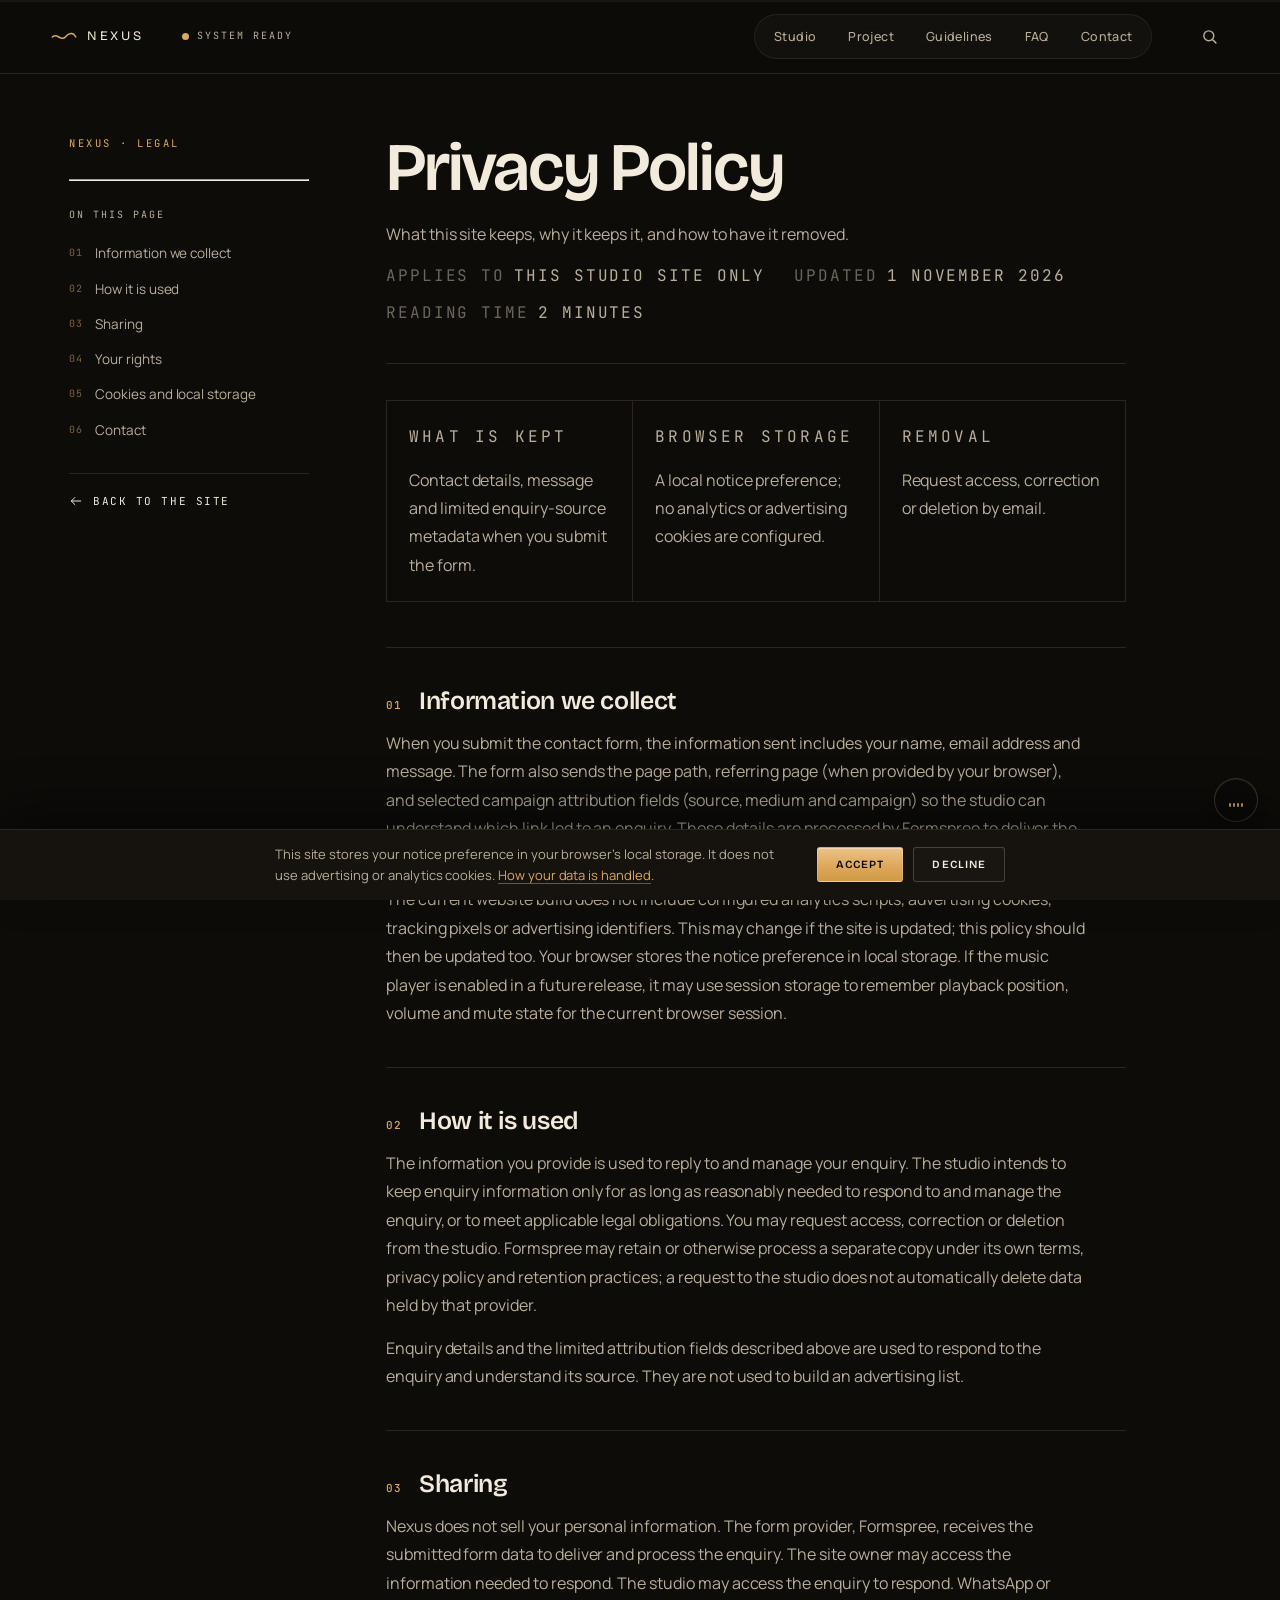
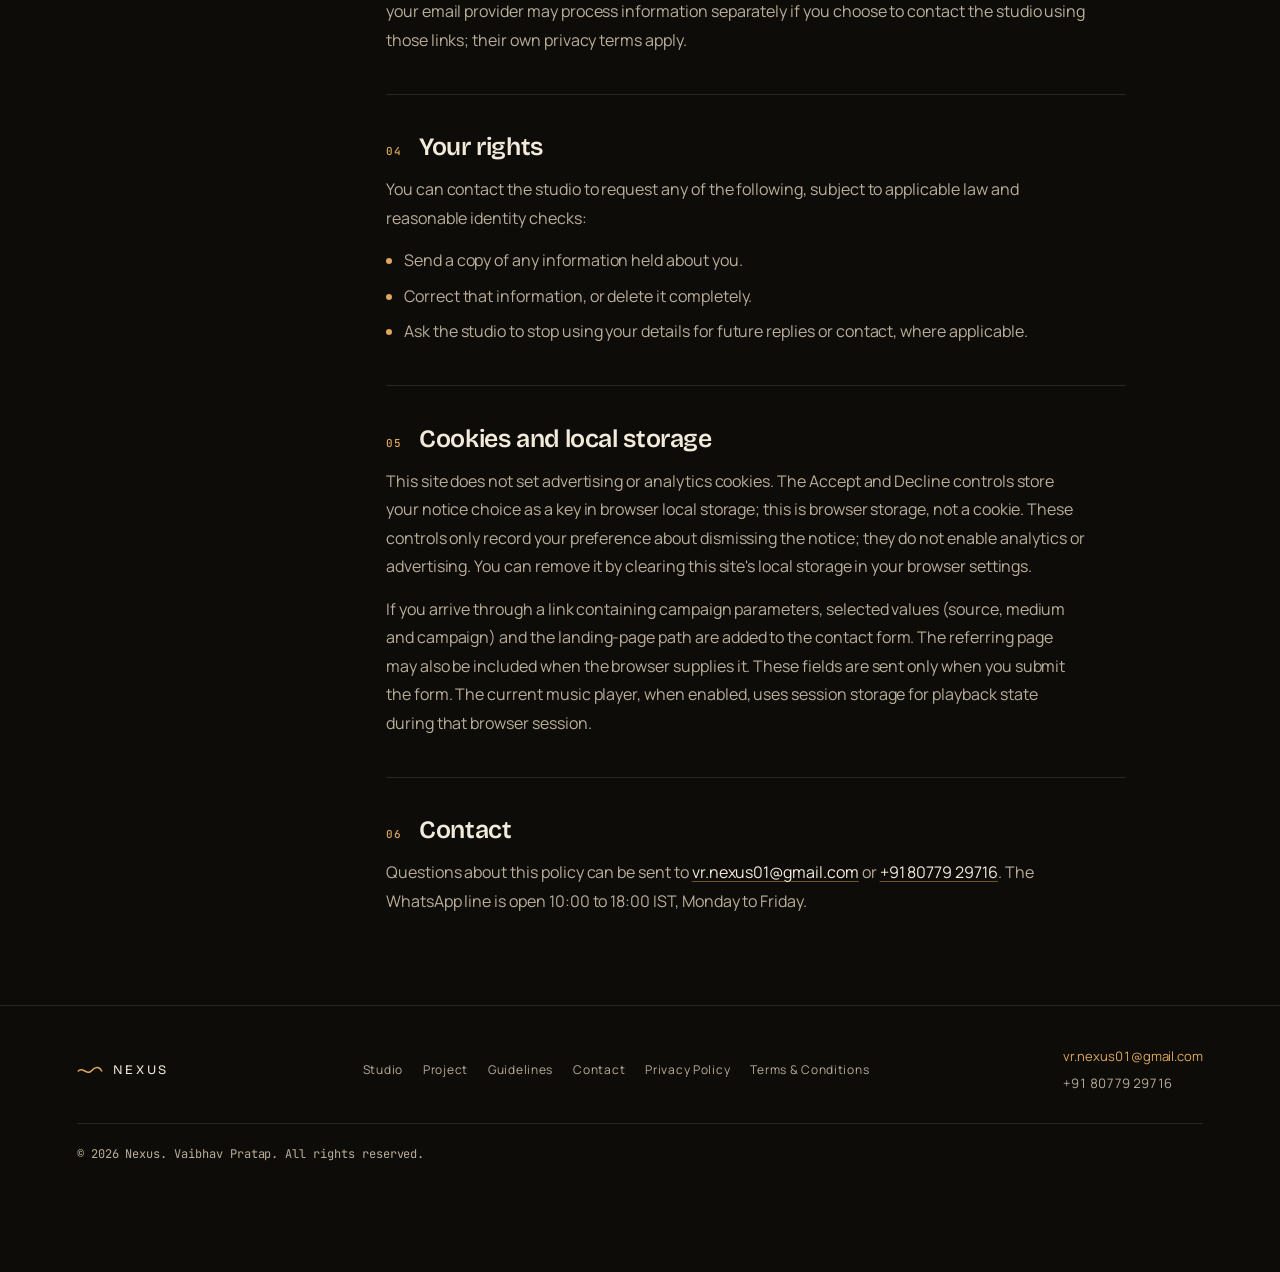
<file: privacy.html>
<!DOCTYPE html>
<html lang="en">
<head>
<meta charset="UTF-8" />
<meta name="viewport" content="width=device-width, initial-scale=1.0" />
<title>Privacy Policy. Nexus</title>
<meta name="description" content="Privacy policy for Nexus. How we collect, use and protect your information." />
<meta name="theme-color" content="#100e0b" />
<meta name="color-scheme" content="dark" />
<meta http-equiv="Content-Security-Policy" content="default-src 'self'; base-uri 'self'; form-action 'self' https://formspree.io; object-src 'none'; img-src 'self' data:; font-src 'self' data:; media-src 'self'; style-src 'self' 'unsafe-inline'; script-src 'self' 'sha256-iQnXSp8AW4NlvB5pFPUS5l4S3Kj4+EybADQv9X1jEp8=' 'sha256-Kt0XeJzRfoBm6pStwk1FqR8tMxZzb27juzmzIiLokSo='; connect-src 'self' https://formspree.io; frame-src 'none'; worker-src 'self'; manifest-src 'self'; upgrade-insecure-requests" />
<meta name="referrer" content="strict-origin-when-cross-origin" />
<meta name="author" content="Vaibhav Pratap" />
<link rel="icon" type="image/svg+xml" href="favicon.svg" />
<meta property="og:type" content="website" />
<meta property="og:site_name" content="Nexus" />
<meta property="og:title" content="Privacy Policy. Nexus" />
<meta property="og:description" content="How Nexus handles contact enquiries, browser storage and third-party form processing." />
<meta name="twitter:card" content="summary" />
<link rel="preload" href="assets/fonts/bricolage-latin.woff2" as="font" type="font/woff2" crossorigin />
<link rel="preload" href="assets/fonts/manrope-latin.woff2" as="font" type="font/woff2" crossorigin />
<link rel="stylesheet" href="css/style.css" />
<link rel="stylesheet" href="css/legal.css" />
<link rel="stylesheet" href="css/music.css" />
<script src="js/boot.js"></script>
<link rel="canonical" href="https://nexus-plum-one.vercel.app/privacy.html" />
</head>
<body class="doc-page">

<a class="skip-link" href="#main">Skip to content</a>

<div class="scroll-progress" aria-hidden="true"><span></span></div>

<header class="site-header" id="siteHeader">
  <a class="brand" href="index.html" aria-label="Nexus home">
    <svg viewBox="0 0 120 60" class="brand-mark draw" aria-hidden="true">
      <path d="M6 30 C 26 6, 46 54, 66 30 S 104 12, 114 30" fill="none" stroke="currentColor" stroke-width="7" stroke-linecap="round"/>
    </svg>
    <span class="brand-name">NEXUS</span>
  </a>
  <p class="system-status" aria-hidden="true">
    <span class="status-dot"></span>SYSTEM READY
  </p>
  <nav class="site-nav" aria-label="Primary">
    <a href="index.html#studio">Studio</a>
    <a href="index.html#project">Project</a>
    <a href="index.html#guidelines">Guidelines</a>
    <a href="index.html#faq">FAQ</a>
    <a href="index.html#contact">Contact</a>
  </nav>

  <div class="header-actions">
    <button class="icon-btn" id="searchBtn" type="button" aria-label="Search the site" aria-expanded="false" aria-controls="searchPanel">
      <svg viewBox="0 0 24 24" fill="none" aria-hidden="true">
        <circle cx="11" cy="11" r="7" stroke="currentColor" stroke-width="2"/>
        <path d="M16.5 16.5L21 21" stroke="currentColor" stroke-width="2" stroke-linecap="round"/>
      </svg>
    </button>
    <button class="menu-btn" id="menuBtn" aria-label="Open menu" aria-expanded="false" aria-controls="mobileMenu">
      <span></span><span></span>
    </button>
  </div>
</header>

<div class="search-panel" id="searchPanel" role="dialog" aria-modal="true" aria-label="Search the site" aria-hidden="true">
  <div class="search-inner">
    <div class="search-field">
      <svg viewBox="0 0 24 24" fill="none" aria-hidden="true">
        <circle cx="11" cy="11" r="7" stroke="currentColor" stroke-width="2"/>
        <path d="M16.5 16.5L21 21" stroke="currentColor" stroke-width="2" stroke-linecap="round"/>
      </svg>
      <label class="sr-only" for="searchInput">Search the site</label>
      <input id="searchInput" type="search" autocomplete="off" spellcheck="false"
             role="combobox" aria-expanded="true" aria-controls="searchResults" aria-autocomplete="list" />
      <button class="search-close" id="searchClose" type="button" aria-label="Close search">Esc</button>
    </div>
    <p class="search-hint" id="searchHint">Type a word, or press the arrow keys</p>
    <ul class="search-results" id="searchResults" role="listbox" aria-label="Search results"></ul>
  </div>
</div>

<div class="mobile-menu" id="mobileMenu" role="dialog" aria-modal="true" aria-label="Site menu" aria-hidden="true">
  <nav aria-label="Mobile">
    <a href="index.html#studio">Studio</a>
    <a href="index.html#project">Project</a>
    <a href="index.html#guidelines">Guidelines</a>
    <a href="index.html#faq">FAQ</a>
    <a href="index.html#contact">Contact</a>
  </nav>
  <div class="mobile-menu-foot">
    <a href="mailto:vr.nexus01@gmail.com">vr.nexus01@gmail.com</a>
    <a href="tel:+918077929716">+91 80779 29716</a>
  </div>
</div>

<div class="fab-stack">
  <button class="to-top" id="toTop" type="button" aria-label="Back to top">
    <svg viewBox="0 0 24 24" fill="none" aria-hidden="true">
      <path d="M12 19V5M5 12l7-7 7 7" stroke="currentColor" stroke-width="2" stroke-linecap="round" stroke-linejoin="round"/>
    </svg>
  </button>
</div>

<!-- Floating contact bar -->
<div class="contact-bar is-in" id="contactBar">
  <a class="contact-link" href="https://wa.me/918077929716" target="_blank" rel="noopener noreferrer">
    <svg class="contact-icon" viewBox="0 0 24 24" aria-hidden="true"><path fill="currentColor" d="M17.472 14.382c-.297-.149-1.758-.867-2.03-.967-.273-.099-.471-.148-.67.15-.197.297-.767.966-.94 1.164-.173.199-.347.223-.644.075-.297-.15-1.255-.463-2.39-1.475-.883-.788-1.48-1.761-1.653-2.059-.173-.297-.018-.458.13-.606.134-.133.298-.347.446-.52.149-.174.198-.298.298-.497.099-.198.05-.371-.025-.52-.075-.149-.669-1.612-.916-2.207-.242-.579-.487-.5-.669-.51-.173-.008-.371-.01-.57-.01-.198 0-.52.074-.792.372-.272.297-1.04 1.016-1.04 2.479 0 1.462 1.065 2.875 1.213 3.074.149.198 2.096 3.2 5.077 4.487.709.306 1.262.489 1.694.625.712.227 1.36.195 1.871.118.571-.085 1.758-.719 2.006-1.413.248-.694.248-1.289.173-1.413-.074-.124-.272-.198-.57-.347m-5.421 7.403h-.004a9.87 9.87 0 01-5.031-1.378l-.361-.214-3.741.982.998-3.648-.235-.374a9.86 9.86 0 01-1.51-5.26c.001-5.45 4.436-9.884 9.888-9.884 2.64 0 5.122 1.03 6.988 2.898a9.825 9.825 0 012.893 6.994c-.003 5.45-4.437 9.884-9.885 9.884m8.413-18.297A11.815 11.815 0 0012.05 0C5.495 0 .16 5.335.157 11.892c0 2.096.547 4.142 1.588 5.945L.057 24l6.305-1.654a11.882 11.882 0 005.683 1.448h.005c6.554 0 11.89-5.335 11.893-11.893a11.821 11.821 0 00-3.48-8.413z"/></svg>
    <span>WhatsApp</span>
  </a>
  <span class="contact-divider" aria-hidden="true"></span>
  <a class="contact-link" href="mailto:vr.nexus01@gmail.com">
    <svg class="contact-icon" viewBox="0 0 24 24" fill="none" aria-hidden="true"><rect x="2.8" y="5.4" width="18.4" height="13.2" rx="2.2" stroke="currentColor" stroke-width="1.5"/><path d="m3.6 6.6 8.4 5.9 8.4-5.9" stroke="currentColor" stroke-width="1.5" stroke-linecap="round" stroke-linejoin="round"/></svg>
    <span>Email</span>
  </a>
</div>

<main class="doc" id="main">
  <div class="doc-rail">
    <p class="doc-kicker">Nexus · Legal</p>
    <hr class="doc-rail-rule" />
    <nav class="doc-toc" aria-label="On this page">
      <p>On this page</p>
      <ol>
        <li><a href="#collect"><span class="n">01</span>Information we collect</a></li>
        <li><a href="#use"><span class="n">02</span>How it is used</a></li>
        <li><a href="#sharing"><span class="n">03</span>Sharing</a></li>
        <li><a href="#rights"><span class="n">04</span>Your rights</a></li>
        <li><a href="#cookies"><span class="n">05</span>Cookies and local storage</a></li>
        <li><a href="#contact-legal"><span class="n">06</span>Contact</a></li>
      </ol>
    </nav>
    <a class="doc-back" href="index.html">
      <svg viewBox="0 0 24 24" fill="none" aria-hidden="true"><path d="M20 12H4M10 6l-6 6 6 6" stroke="currentColor" stroke-width="1.7" stroke-linecap="round" stroke-linejoin="round"/></svg>
      Back to the site
    </a>
  </div>

  <article class="doc-copy">
    <header class="doc-head">
      <h1>Privacy Policy</h1>
      <p class="doc-lede">
        What this site keeps, why it keeps it, and how to have it removed.
      </p>
      <p class="doc-stamp">
        <span><em>Applies to</em> this studio site only</span>
        <span><em>Updated</em> 1 November 2026</span>
        <span><em>Reading time</em> 2 minutes</span>
      </p>
    </header>

    <div class="doc-facts">
      <div>
        <p class="doc-fact-k">What is kept</p>
        <p class="doc-fact-v">Contact details, message and limited enquiry-source metadata when you submit the form.</p>
      </div>
      <div>
        <p class="doc-fact-k">Browser storage</p>
        <p class="doc-fact-v">A local notice preference; no analytics or advertising cookies are configured.</p>
      </div>
      <div>
        <p class="doc-fact-k">Removal</p>
        <p class="doc-fact-v">Request access, correction or deletion by email.</p>
      </div>
    </div>

    <section id="collect">
      <h2><span class="doc-n">01</span>Information we collect</h2>
      <p>
        When you submit the contact form, the information sent includes your
        name, email address and message. The form also sends the page path,
        referring page (when provided by your browser), and selected campaign
        attribution fields (source, medium and campaign) so the studio can
        understand which link led to an enquiry. These details are processed
        by Formspree to deliver the message to the studio inbox.
      </p>
      <p>
        The current website build does not include configured analytics scripts,
        advertising cookies, tracking pixels or advertising identifiers. This may
        change if the site is updated; this policy should then be updated too. Your browser stores the
        notice preference in local storage. If the music player is enabled in
        a future release, it may use session storage to remember playback
        position, volume and mute state for the current browser session.
      </p>
    </section>

    <section id="use">
      <h2><span class="doc-n">02</span>How it is used</h2>
      <p>
        The information you provide is used to reply to and manage your
        enquiry. The studio intends to keep enquiry information only for as long as reasonably
        needed to respond to and manage the enquiry, or to meet applicable legal
        obligations. You may request access, correction or deletion from the studio.
        Formspree may retain or otherwise process a separate copy under its own
        terms, privacy policy and retention practices; a request to the studio does
        not automatically delete data held by that provider.
      </p>
      <p>
        Enquiry details and the limited attribution fields described above are
        used to respond to the enquiry and understand its source. They are not
        used to build an advertising list.
      </p>
    </section>

    <section id="sharing">
      <h2><span class="doc-n">03</span>Sharing</h2>
      <p>
        Nexus does not sell your personal information. The form provider,
        Formspree, receives the submitted form data to deliver and process the
        enquiry. The site owner may access the information needed to respond. The studio may access the enquiry to respond. WhatsApp or your
        email provider may process information separately if you choose to
        contact the studio using those links; their own privacy terms apply.
      </p>
    </section>

    <section id="rights">
      <h2><span class="doc-n">04</span>Your rights</h2>
      <p>You can contact the studio to request any of the following, subject to applicable law and reasonable identity checks:</p>
      <ul>
        <li>Send a copy of any information held about you.</li>
        <li>Correct that information, or delete it completely.</li>
        <li>Ask the studio to stop using your details for future replies or contact, where applicable.</li>
      </ul>
    </section>

    <section id="cookies">
      <h2><span class="doc-n">05</span>Cookies and local storage</h2>
      <p>
        This site does not set advertising or analytics cookies. The Accept
        and Decline controls store your notice choice as a key in browser
        local storage; this is browser storage, not a cookie. These controls only
        record your preference about dismissing the notice; they do not enable
        analytics or advertising. You can remove
        it by clearing this site's local storage in your browser settings.
      </p>
      <p>
        If you arrive through a link containing campaign parameters, selected
        values (source, medium and campaign) and the landing-page path are
        added to the contact form. The referring page may also be included
        when the browser supplies it. These fields are sent only when you
        submit the form. The current music player, when enabled, uses session
        storage for playback state during that browser session.
      </p>
    </section>

    <section id="contact-legal">
      <h2><span class="doc-n">06</span>Contact</h2>
      <p>
        Questions about this policy can be sent to
        <a href="mailto:vr.nexus01@gmail.com">vr.nexus01@gmail.com</a>
        or <a href="tel:+918077929716">+91 80779 29716</a>. The WhatsApp line is
        open 10:00 to 18:00 IST, Monday to Friday.
      </p>
    </section>
  </article>
</main>

<footer class="site-footer">
  <div class="footer-inner">
    <a class="brand brand-footer" href="index.html" aria-label="Nexus home">
      <svg viewBox="0 0 120 60" class="brand-mark draw" aria-hidden="true">
        <path d="M6 30 C 26 6, 46 54, 66 30 S 104 12, 114 30" fill="none" stroke="currentColor" stroke-width="7" stroke-linecap="round"/>
      </svg>
      <span class="brand-name">NEXUS</span>
    </a>
    <nav class="footer-nav" aria-label="Footer">
      <a href="index.html#studio">Studio</a>
      <a href="index.html#project">Project</a>
      <a href="index.html#guidelines">Guidelines</a>
      <a href="index.html#contact">Contact</a>
      <a href="privacy.html">Privacy Policy</a>
      <a href="terms.html">Terms &amp; Conditions</a>
    </nav>
    <div class="footer-contact">
      <a class="link-email" href="mailto:vr.nexus01@gmail.com">vr.nexus01@gmail.com</a>
      <a class="footer-phone" href="tel:+918077929716">+91 80779 29716</a>
    </div>
  </div>
  <div class="footer-base">
    <p>&copy; <span id="year">2026</span> Nexus. Vaibhav Pratap. All rights reserved.</p>
  </div>
</footer>

<section class="cookie" id="cookieBanner" role="region" aria-label="Site preference notice" hidden>
  <p>
    This site stores your notice preference in your browser’s local storage. It does not use advertising or analytics cookies.
    <a href="privacy.html#cookies">How your data is handled</a>.
  </p>
  <div class="cookie-actions">
    <button class="btn btn-primary btn-sm" id="cookieAccept" type="button">Accept</button>
    <button class="btn btn-outline btn-sm" id="cookieDecline" type="button">Decline</button>
  </div>
</section>

<script src="js/main.js"></script>
<script src="js/music.js" defer></script>
<script src="js/site.js"></script>
</body>
</html>
</file>
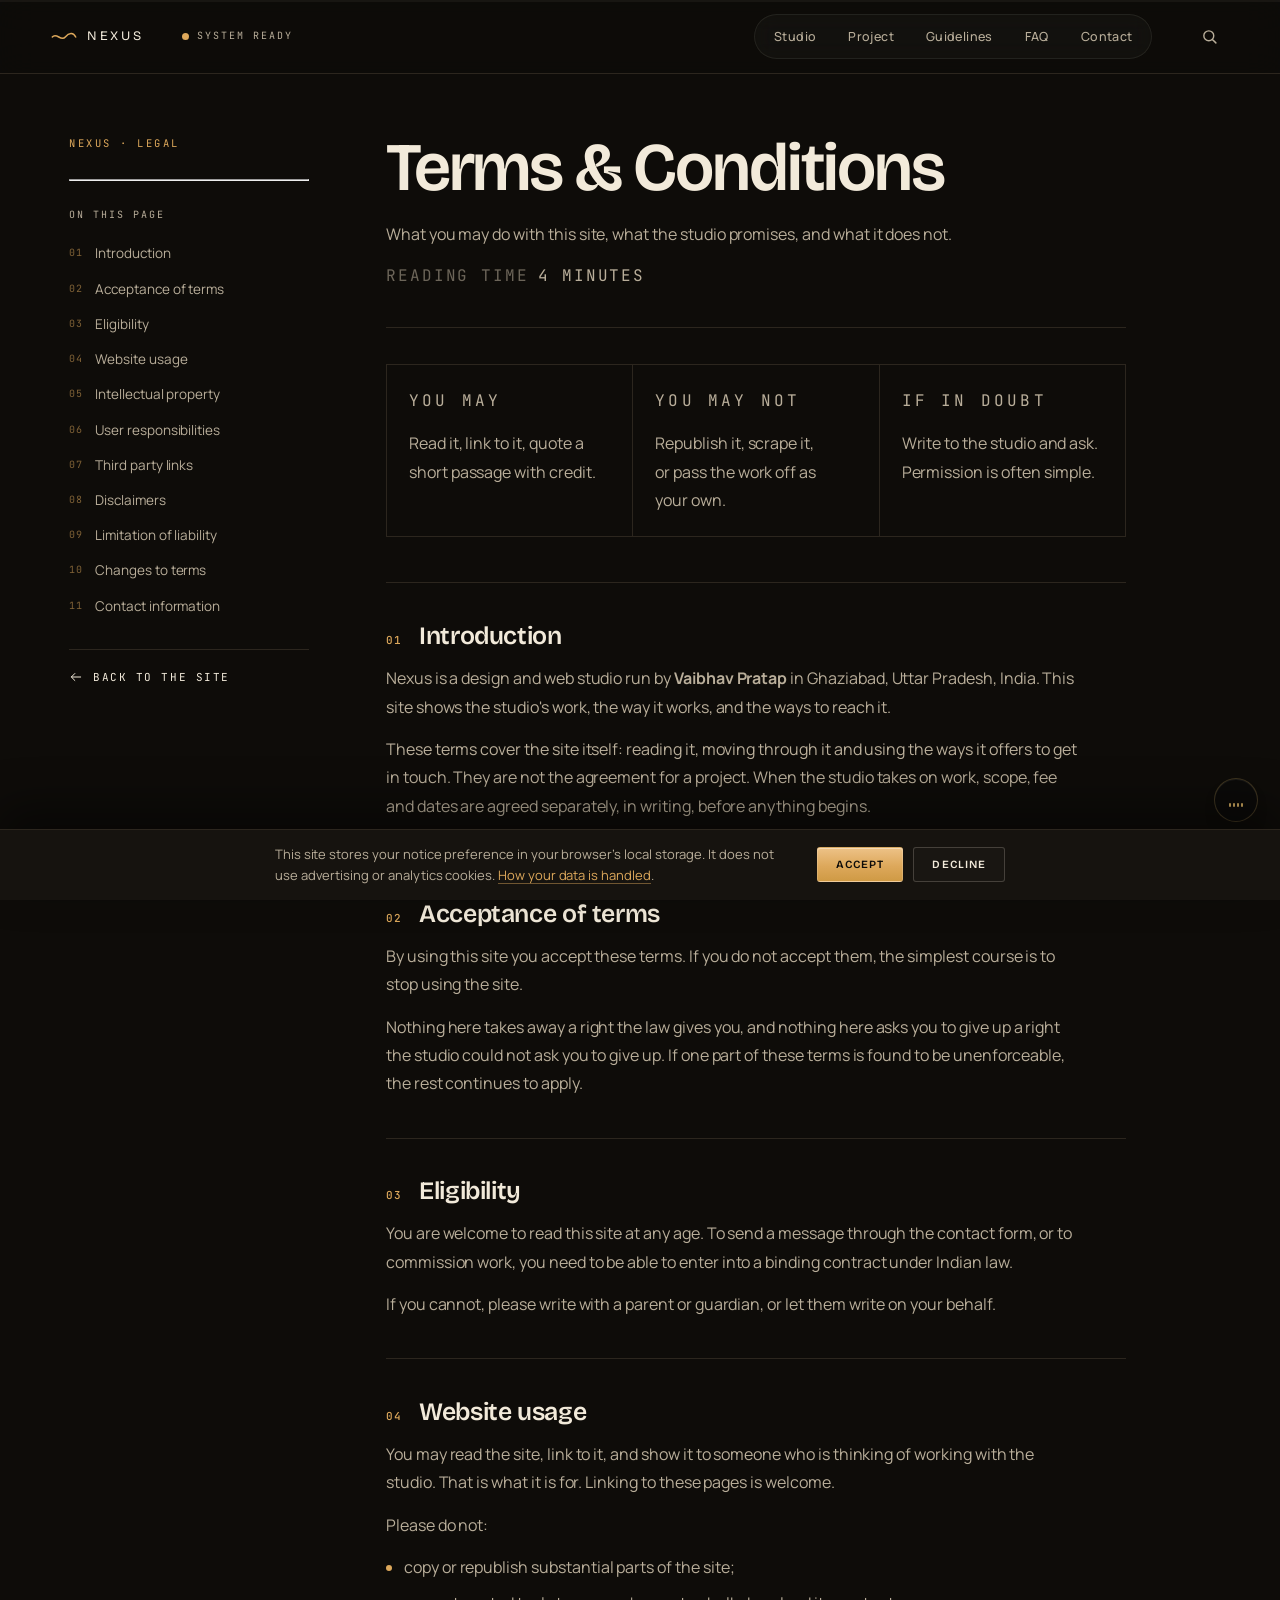
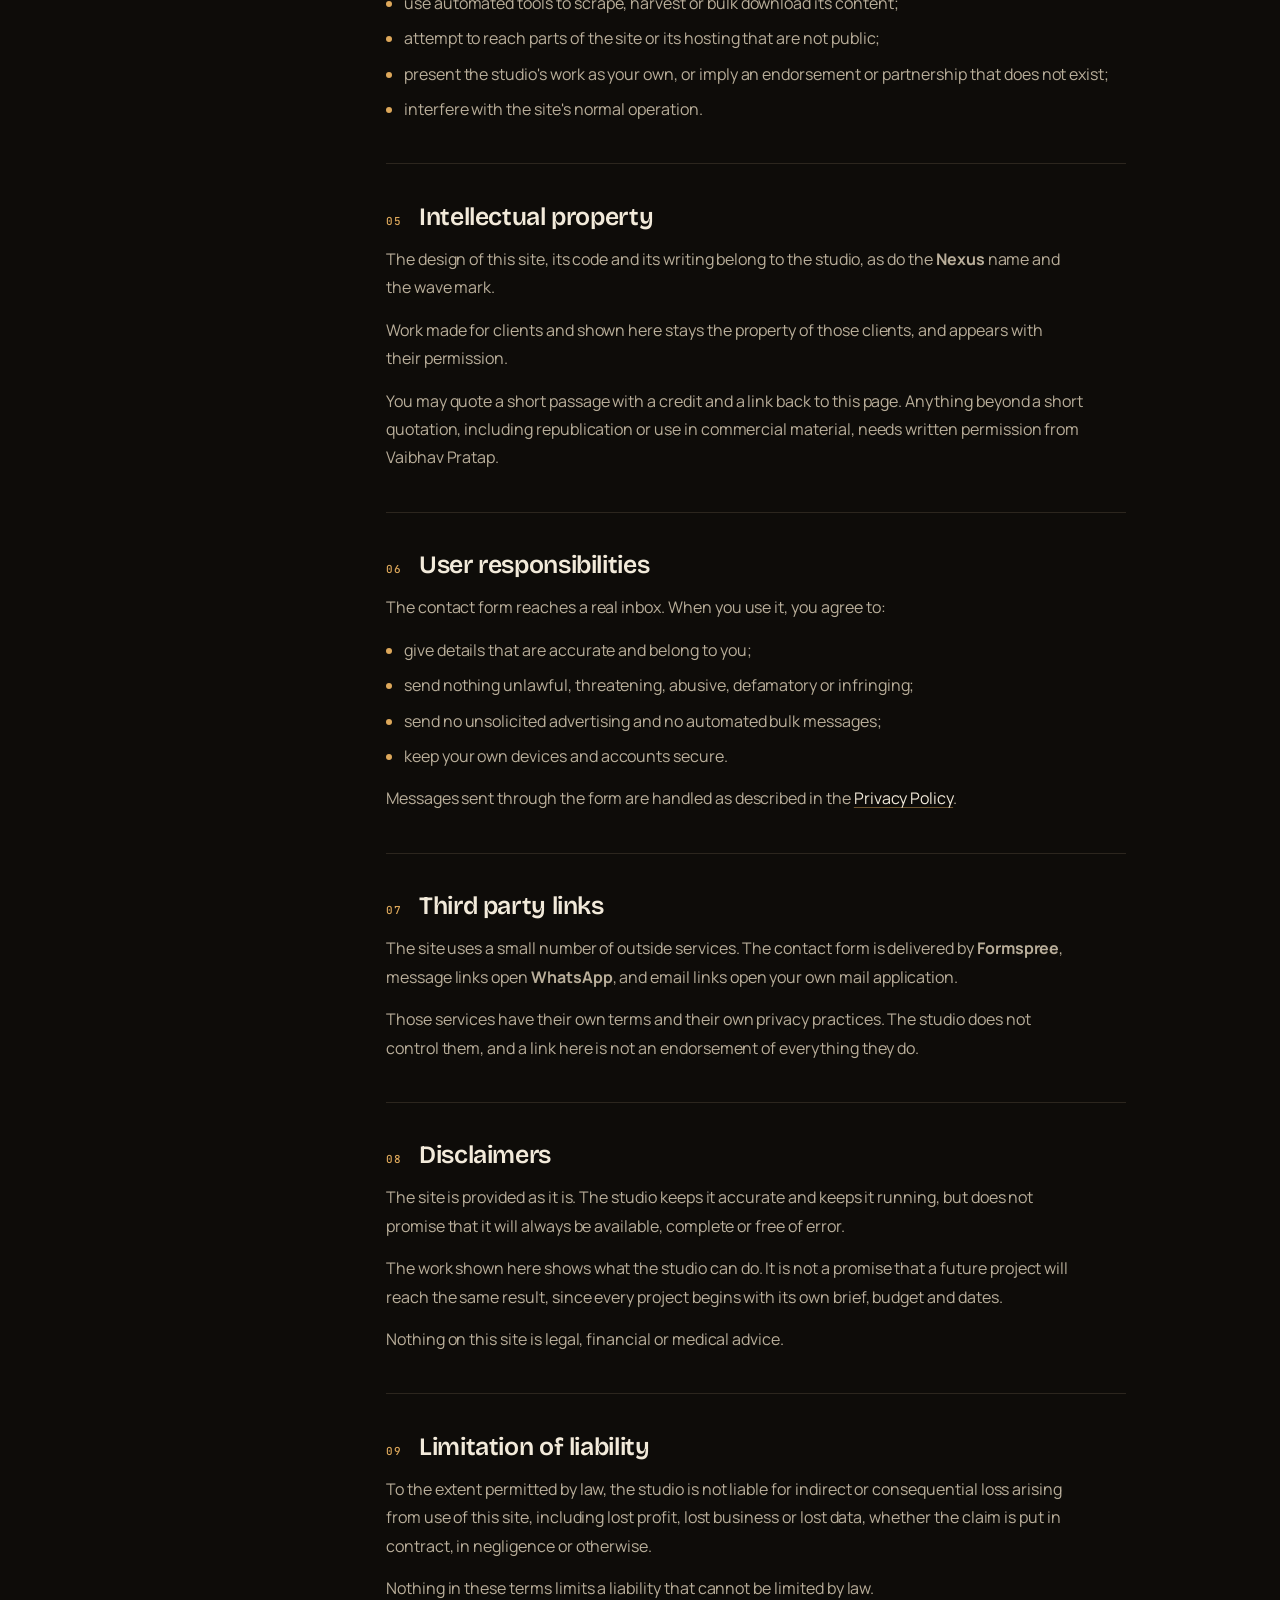
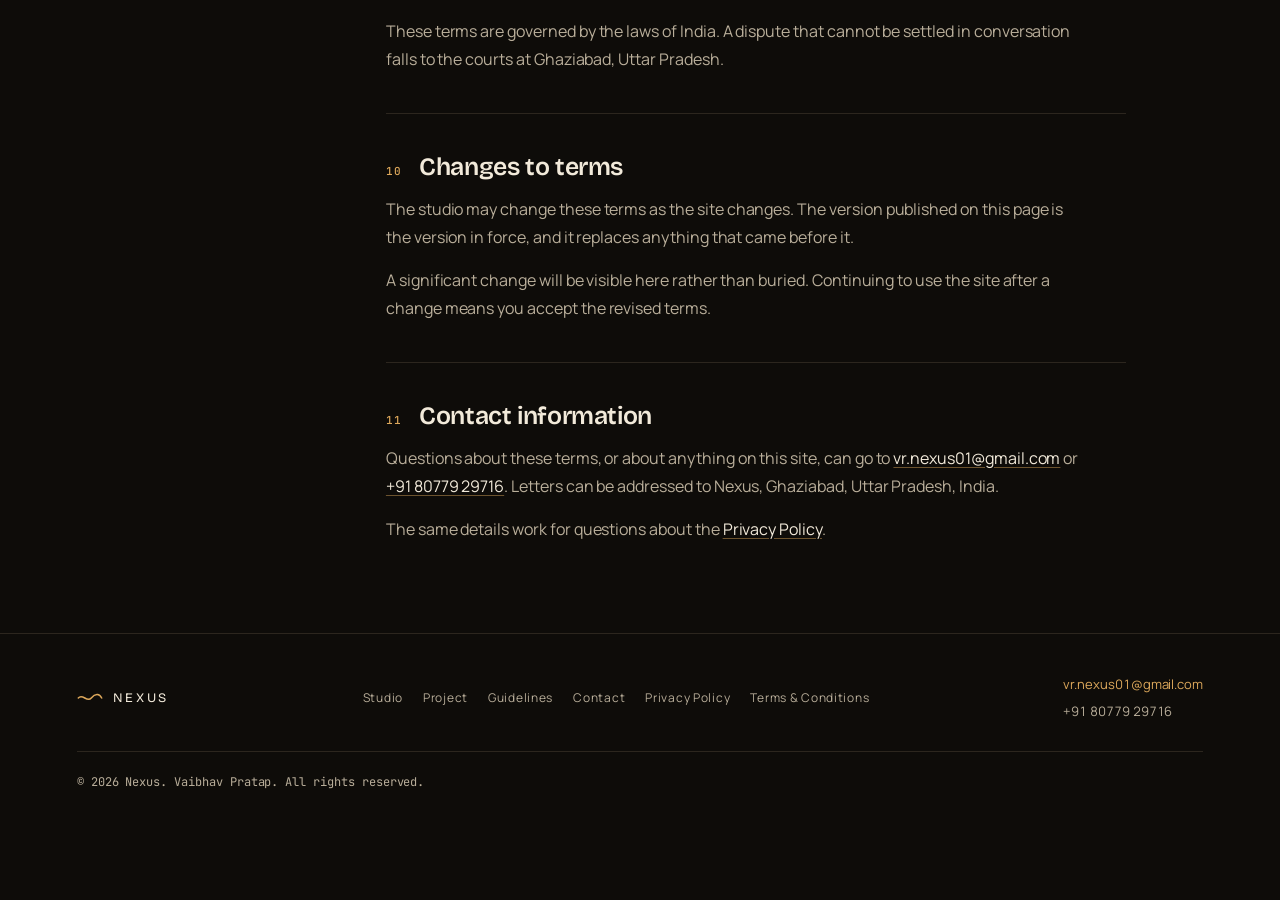
<file: terms.html>
<!DOCTYPE html>
<html lang="en">
<head>
<meta charset="UTF-8" />
<meta name="viewport" content="width=device-width, initial-scale=1.0" />
<title>Terms &amp; Conditions. Nexus</title>
<meta name="description" content="The terms that apply when you use the Nexus studio site: what you may do with it, what the studio promises, and how to reach a person." />
<meta name="theme-color" content="#100e0b" />
<meta name="color-scheme" content="dark" />
<meta http-equiv="Content-Security-Policy" content="default-src 'self'; base-uri 'self'; form-action 'self' https://formspree.io; object-src 'none'; img-src 'self' data:; font-src 'self' data:; media-src 'self'; style-src 'self' 'unsafe-inline'; script-src 'self' 'sha256-iQnXSp8AW4NlvB5pFPUS5l4S3Kj4+EybADQv9X1jEp8=' 'sha256-Kt0XeJzRfoBm6pStwk1FqR8tMxZzb27juzmzIiLokSo='; connect-src 'self' https://formspree.io; frame-src 'none'; worker-src 'self'; manifest-src 'self'; upgrade-insecure-requests" />
<meta name="referrer" content="strict-origin-when-cross-origin" />
<meta name="author" content="Vaibhav Pratap" />
<link rel="icon" type="image/svg+xml" href="favicon.svg" />
<meta property="og:type" content="website" />
<meta property="og:site_name" content="Nexus" />
<meta property="og:title" content="Terms &amp; Conditions. Nexus" />
<meta property="og:description" content="Terms for using the Nexus studio website and contacting the studio." />
<meta name="twitter:card" content="summary" />
<link rel="preload" href="assets/fonts/bricolage-latin.woff2" as="font" type="font/woff2" crossorigin />
<link rel="preload" href="assets/fonts/manrope-latin.woff2" as="font" type="font/woff2" crossorigin />
<link rel="stylesheet" href="css/style.css" />
<link rel="stylesheet" href="css/legal.css" />
<link rel="stylesheet" href="css/music.css" />
<script src="js/boot.js"></script>
<link rel="canonical" href="https://nexus-plum-one.vercel.app/terms.html" />
</head>
<body class="doc-page">

<a class="skip-link" href="#main">Skip to content</a>

<div class="scroll-progress" aria-hidden="true"><span></span></div>

<header class="site-header" id="siteHeader">
  <a class="brand" href="index.html" aria-label="Nexus home">
    <svg viewBox="0 0 120 60" class="brand-mark draw" aria-hidden="true">
      <path d="M6 30 C 26 6, 46 54, 66 30 S 104 12, 114 30" fill="none" stroke="currentColor" stroke-width="7" stroke-linecap="round"/>
    </svg>
    <span class="brand-name">NEXUS</span>
  </a>
  <p class="system-status" aria-hidden="true">
    <span class="status-dot"></span>SYSTEM READY
  </p>
  <nav class="site-nav" aria-label="Primary">
    <a href="index.html#studio">Studio</a>
    <a href="index.html#project">Project</a>
    <a href="index.html#guidelines">Guidelines</a>
    <a href="index.html#faq">FAQ</a>
    <a href="index.html#contact">Contact</a>
  </nav>

  <div class="header-actions">
    <button class="icon-btn" id="searchBtn" type="button" aria-label="Search the site" aria-expanded="false" aria-controls="searchPanel">
      <svg viewBox="0 0 24 24" fill="none" aria-hidden="true">
        <circle cx="11" cy="11" r="7" stroke="currentColor" stroke-width="2"/>
        <path d="M16.5 16.5L21 21" stroke="currentColor" stroke-width="2" stroke-linecap="round"/>
      </svg>
    </button>
    <button class="menu-btn" id="menuBtn" aria-label="Open menu" aria-expanded="false" aria-controls="mobileMenu">
      <span></span><span></span>
    </button>
  </div>
</header>

<div class="search-panel" id="searchPanel" role="dialog" aria-modal="true" aria-label="Search the site" aria-hidden="true">
  <div class="search-inner">
    <div class="search-field">
      <svg viewBox="0 0 24 24" fill="none" aria-hidden="true">
        <circle cx="11" cy="11" r="7" stroke="currentColor" stroke-width="2"/>
        <path d="M16.5 16.5L21 21" stroke="currentColor" stroke-width="2" stroke-linecap="round"/>
      </svg>
      <label class="sr-only" for="searchInput">Search the site</label>
      <input id="searchInput" type="search" autocomplete="off" spellcheck="false"
             role="combobox" aria-expanded="true" aria-controls="searchResults" aria-autocomplete="list" />
      <button class="search-close" id="searchClose" type="button" aria-label="Close search">Esc</button>
    </div>
    <p class="search-hint" id="searchHint">Type a word, or press the arrow keys</p>
    <ul class="search-results" id="searchResults" role="listbox" aria-label="Search results"></ul>
  </div>
</div>

<div class="mobile-menu" id="mobileMenu" role="dialog" aria-modal="true" aria-label="Site menu" aria-hidden="true">
  <nav aria-label="Mobile">
    <a href="index.html#studio">Studio</a>
    <a href="index.html#project">Project</a>
    <a href="index.html#guidelines">Guidelines</a>
    <a href="index.html#faq">FAQ</a>
    <a href="index.html#contact">Contact</a>
  </nav>
  <div class="mobile-menu-foot">
    <a href="mailto:vr.nexus01@gmail.com">vr.nexus01@gmail.com</a>
    <a href="tel:+918077929716">+91 80779 29716</a>
  </div>
</div>

<div class="fab-stack">
  <button class="to-top" id="toTop" type="button" aria-label="Back to top">
    <svg viewBox="0 0 24 24" fill="none" aria-hidden="true">
      <path d="M12 19V5M5 12l7-7 7 7" stroke="currentColor" stroke-width="2" stroke-linecap="round" stroke-linejoin="round"/>
    </svg>
  </button>
</div>

<!-- Floating contact bar -->
<div class="contact-bar is-in" id="contactBar">
  <a class="contact-link" href="https://wa.me/918077929716" target="_blank" rel="noopener noreferrer">
    <svg class="contact-icon" viewBox="0 0 24 24" aria-hidden="true"><path fill="currentColor" d="M17.472 14.382c-.297-.149-1.758-.867-2.03-.967-.273-.099-.471-.148-.67.15-.197.297-.767.966-.94 1.164-.173.199-.347.223-.644.075-.297-.15-1.255-.463-2.39-1.475-.883-.788-1.48-1.761-1.653-2.059-.173-.297-.018-.458.13-.606.134-.133.298-.347.446-.52.149-.174.198-.298.298-.497.099-.198.05-.371-.025-.52-.075-.149-.669-1.612-.916-2.207-.242-.579-.487-.5-.669-.51-.173-.008-.371-.01-.57-.01-.198 0-.52.074-.792.372-.272.297-1.04 1.016-1.04 2.479 0 1.462 1.065 2.875 1.213 3.074.149.198 2.096 3.2 5.077 4.487.709.306 1.262.489 1.694.625.712.227 1.36.195 1.871.118.571-.085 1.758-.719 2.006-1.413.248-.694.248-1.289.173-1.413-.074-.124-.272-.198-.57-.347m-5.421 7.403h-.004a9.87 9.87 0 01-5.031-1.378l-.361-.214-3.741.982.998-3.648-.235-.374a9.86 9.86 0 01-1.51-5.26c.001-5.45 4.436-9.884 9.888-9.884 2.64 0 5.122 1.03 6.988 2.898a9.825 9.825 0 012.893 6.994c-.003 5.45-4.437 9.884-9.885 9.884m8.413-18.297A11.815 11.815 0 0012.05 0C5.495 0 .16 5.335.157 11.892c0 2.096.547 4.142 1.588 5.945L.057 24l6.305-1.654a11.882 11.882 0 005.683 1.448h.005c6.554 0 11.89-5.335 11.893-11.893a11.821 11.821 0 00-3.48-8.413z"/></svg>
    <span>WhatsApp</span>
  </a>
  <span class="contact-divider" aria-hidden="true"></span>
  <a class="contact-link" href="mailto:vr.nexus01@gmail.com">
    <svg class="contact-icon" viewBox="0 0 24 24" fill="none" aria-hidden="true"><rect x="2.8" y="5.4" width="18.4" height="13.2" rx="2.2" stroke="currentColor" stroke-width="1.5"/><path d="m3.6 6.6 8.4 5.9 8.4-5.9" stroke="currentColor" stroke-width="1.5" stroke-linecap="round" stroke-linejoin="round"/></svg>
    <span>Email</span>
  </a>
</div>

<main class="doc" id="main">
  <div class="doc-rail">
    <p class="doc-kicker">Nexus · Legal</p>
    <hr class="doc-rail-rule" />
    <nav class="doc-toc" aria-label="On this page">
      <p>On this page</p>
      <ol>
        <li><a href="#introduction"><span class="n">01</span>Introduction</a></li>
        <li><a href="#acceptance"><span class="n">02</span>Acceptance of terms</a></li>
        <li><a href="#eligibility"><span class="n">03</span>Eligibility</a></li>
        <li><a href="#usage"><span class="n">04</span>Website usage</a></li>
        <li><a href="#property"><span class="n">05</span>Intellectual property</a></li>
        <li><a href="#responsibilities"><span class="n">06</span>User responsibilities</a></li>
        <li><a href="#links"><span class="n">07</span>Third party links</a></li>
        <li><a href="#disclaimers"><span class="n">08</span>Disclaimers</a></li>
        <li><a href="#liability"><span class="n">09</span>Limitation of liability</a></li>
        <li><a href="#changes"><span class="n">10</span>Changes to terms</a></li>
        <li><a href="#contact-terms"><span class="n">11</span>Contact information</a></li>
      </ol>
    </nav>
    <a class="doc-back" href="index.html">
      <svg viewBox="0 0 24 24" fill="none" aria-hidden="true"><path d="M20 12H4M10 6l-6 6 6 6" stroke="currentColor" stroke-width="1.7" stroke-linecap="round" stroke-linejoin="round"/></svg>
      Back to the site
    </a>
  </div>

  <article class="doc-copy">
    <header class="doc-head">
      <h1>Terms &amp; Conditions</h1>
      <p class="doc-lede">
        What you may do with this site, what the studio promises, and what it does not.
      </p>
      <p class="doc-stamp">
        <span><em>Reading time</em> 4 minutes</span>
      </p>
    </header>

    <div class="doc-facts">
      <div>
        <p class="doc-fact-k">You may</p>
        <p class="doc-fact-v">Read it, link to it, quote a short passage with credit.</p>
      </div>
      <div>
        <p class="doc-fact-k">You may not</p>
        <p class="doc-fact-v">Republish it, scrape it, or pass the work off as your own.</p>
      </div>
      <div>
        <p class="doc-fact-k">If in doubt</p>
        <p class="doc-fact-v">Write to the studio and ask. Permission is often simple.</p>
      </div>
    </div>

    <section id="introduction">
      <h2><span class="doc-n">01</span>Introduction</h2>
      <p>
        Nexus is a design and web studio run by <strong>Vaibhav Pratap</strong> in
        Ghaziabad, Uttar Pradesh, India. This site shows the studio's work, the way it
        works, and the ways to reach it.
      </p>
      <p>
        These terms cover the site itself: reading it, moving through it and using the
        ways it offers to get in touch. They are not the agreement for a project. When
        the studio takes on work, scope, fee and dates are agreed separately, in writing,
        before anything begins.
      </p>
    </section>

    <section id="acceptance">
      <h2><span class="doc-n">02</span>Acceptance of terms</h2>
      <p>
        By using this site you accept these terms. If you do not accept them, the
        simplest course is to stop using the site.
      </p>
      <p>
        Nothing here takes away a right the law gives you, and nothing here asks you to
        give up a right the studio could not ask you to give up. If one part of these
        terms is found to be unenforceable, the rest continues to apply.
      </p>
    </section>

    <section id="eligibility">
      <h2><span class="doc-n">03</span>Eligibility</h2>
      <p>
        You are welcome to read this site at any age. To send a message through the
        contact form, or to commission work, you need to be able to enter into a binding
        contract under Indian law.
      </p>
      <p>
        If you cannot, please write with a parent or guardian, or let them write on
        your behalf.
      </p>
    </section>

    <section id="usage">
      <h2><span class="doc-n">04</span>Website usage</h2>
      <p>
        You may read the site, link to it, and show it to someone who is thinking of
        working with the studio. That is what it is for. Linking to these pages is
        welcome.
      </p>
      <p>Please do not:</p>
      <ul>
        <li>copy or republish substantial parts of the site;</li>
        <li>use automated tools to scrape, harvest or bulk download its content;</li>
        <li>attempt to reach parts of the site or its hosting that are not public;</li>
        <li>present the studio's work as your own, or imply an endorsement or partnership that does not exist;</li>
        <li>interfere with the site's normal operation.</li>
      </ul>
    </section>

    <section id="property">
      <h2><span class="doc-n">05</span>Intellectual property</h2>
      <p>
        The design of this site, its code and its writing belong to the studio, as do
        the <strong>Nexus</strong> name and the wave mark.
      </p>
      <p>
        Work made for clients and shown here stays the property of those clients, and
        appears with their permission.
      </p>
      <p>
        You may quote a short passage with a credit and a link back to this page.
        Anything beyond a short quotation, including republication or use in commercial
        material, needs written permission from Vaibhav Pratap.
      </p>
    </section>

    <section id="responsibilities">
      <h2><span class="doc-n">06</span>User responsibilities</h2>
      <p>
        The contact form reaches a real inbox. When you use it, you agree to:
      </p>
      <ul>
        <li>give details that are accurate and belong to you;</li>
        <li>send nothing unlawful, threatening, abusive, defamatory or infringing;</li>
        <li>send no unsolicited advertising and no automated bulk messages;</li>
        <li>keep your own devices and accounts secure.</li>
      </ul>
      <p>
        Messages sent through the form are handled as described in the
        <a href="privacy.html">Privacy Policy</a>.
      </p>
    </section>

    <section id="links">
      <h2><span class="doc-n">07</span>Third party links</h2>
      <p>
        The site uses a small number of outside services. The contact form is delivered
        by <strong>Formspree</strong>, message links open <strong>WhatsApp</strong>, and
        email links open your own mail application.
      </p>
      <p>
        Those services have their own terms and their own privacy practices. The studio
        does not control them, and a link here is not an endorsement of everything they
        do.
      </p>
    </section>

    <section id="disclaimers">
      <h2><span class="doc-n">08</span>Disclaimers</h2>
      <p>
        The site is provided as it is. The studio keeps it accurate and keeps it
        running, but does not promise that it will always be available, complete or free
        of error.
      </p>
      <p>
        The work shown here shows what the studio can do. It is not a promise that a
        future project will reach the same result, since every project begins with its
        own brief, budget and dates.
      </p>
      <p>Nothing on this site is legal, financial or medical advice.</p>
    </section>

    <section id="liability">
      <h2><span class="doc-n">09</span>Limitation of liability</h2>
      <p>
        To the extent permitted by law, the studio is not liable for indirect or
        consequential loss arising from use of this site, including lost profit, lost
        business or lost data, whether the claim is put in contract, in negligence or
        otherwise.
      </p>
      <p>Nothing in these terms limits a liability that cannot be limited by law.</p>
      <p>
        These terms are governed by the laws of India. A dispute that cannot be settled
        in conversation falls to the courts at Ghaziabad, Uttar Pradesh.
      </p>
    </section>

    <section id="changes">
      <h2><span class="doc-n">10</span>Changes to terms</h2>
      <p>
        The studio may change these terms as the site changes. The version published on
        this page is the version in force, and it replaces anything that came before it.
      </p>
      <p>
        A significant change will be visible here rather than buried. Continuing to use
        the site after a change means you accept the revised terms.
      </p>
    </section>

    <section id="contact-terms">
      <h2><span class="doc-n">11</span>Contact information</h2>
      <p>
        Questions about these terms, or about anything on this site, can go to
        <a href="mailto:vr.nexus01@gmail.com">vr.nexus01@gmail.com</a> or
        <a href="tel:+918077929716">+91 80779 29716</a>. Letters can be addressed to
        Nexus, Ghaziabad, Uttar Pradesh, India.
      </p>
      <p>
        The same details work for questions about the
        <a href="privacy.html">Privacy Policy</a>.
      </p>
    </section>
  </article>
</main>

<footer class="site-footer">
  <div class="footer-inner">
    <a class="brand brand-footer" href="index.html" aria-label="Nexus home">
      <svg viewBox="0 0 120 60" class="brand-mark draw" aria-hidden="true">
        <path d="M6 30 C 26 6, 46 54, 66 30 S 104 12, 114 30" fill="none" stroke="currentColor" stroke-width="7" stroke-linecap="round"/>
      </svg>
      <span class="brand-name">NEXUS</span>
    </a>
    <nav class="footer-nav" aria-label="Footer">
      <a href="index.html#studio">Studio</a>
      <a href="index.html#project">Project</a>
      <a href="index.html#guidelines">Guidelines</a>
      <a href="index.html#contact">Contact</a>
      <a href="privacy.html">Privacy Policy</a>
      <a href="terms.html">Terms &amp; Conditions</a>
    </nav>
    <div class="footer-contact">
      <a class="link-email" href="mailto:vr.nexus01@gmail.com">vr.nexus01@gmail.com</a>
      <a class="footer-phone" href="tel:+918077929716">+91 80779 29716</a>
    </div>
  </div>
  <div class="footer-base">
    <p>&copy; <span id="year">2026</span> Nexus. Vaibhav Pratap. All rights reserved.</p>
  </div>
</footer>

<section class="cookie" id="cookieBanner" role="region" aria-label="Site preference notice" hidden>
  <p>
    This site stores your notice preference in your browser’s local storage. It does not use advertising or analytics cookies.
    <a href="privacy.html#cookies">How your data is handled</a>.
  </p>
  <div class="cookie-actions">
    <button class="btn btn-primary btn-sm" id="cookieAccept" type="button">Accept</button>
    <button class="btn btn-outline btn-sm" id="cookieDecline" type="button">Decline</button>
  </div>
</section>

<script src="js/main.js"></script>
<script src="js/music.js" defer></script>
<script src="js/site.js"></script>
</body>
</html>
</file>
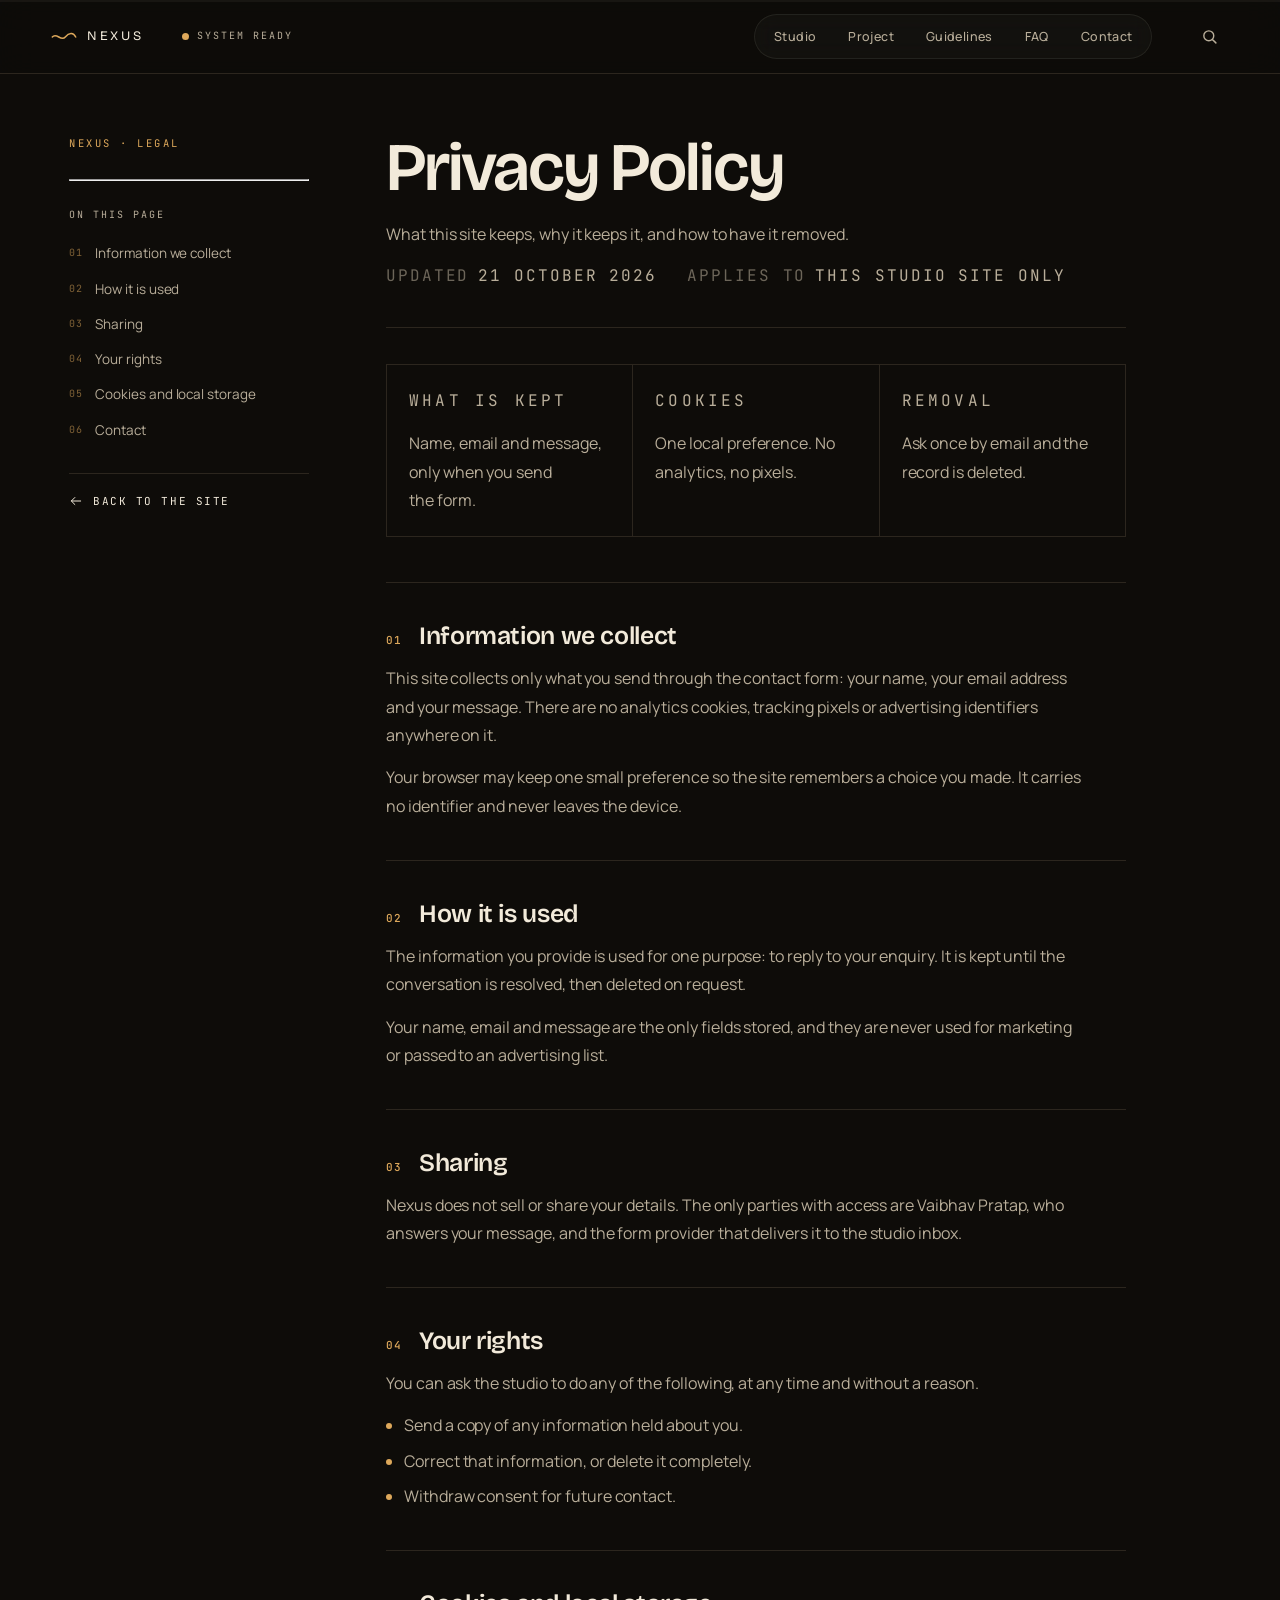
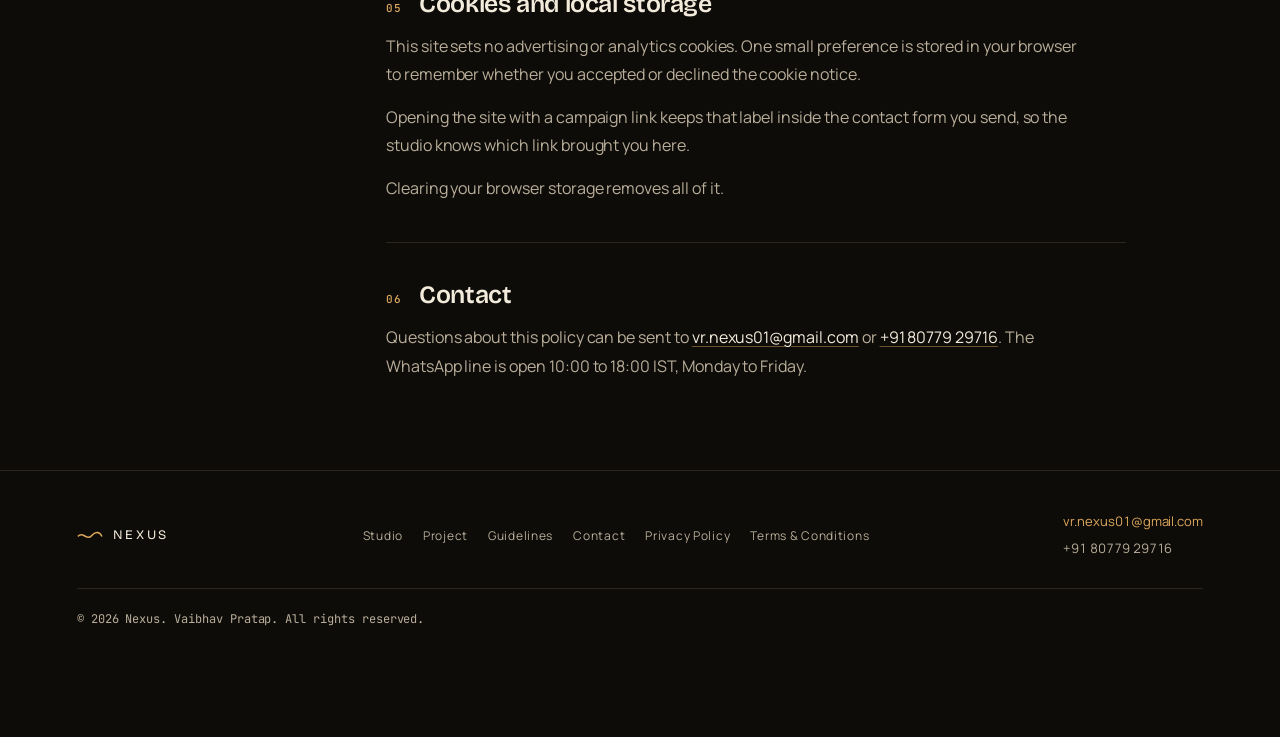
<file: nexus-vr/privacy.html>
<!DOCTYPE html>
<html lang="en">
<head>
<meta charset="UTF-8" />
<meta name="viewport" content="width=device-width, initial-scale=1.0" />
<title>Privacy Policy. Nexus</title>
<meta name="description" content="Privacy policy for Nexus. How we collect, use and protect your information." />
<meta name="theme-color" content="#100e0b" />
<meta name="color-scheme" content="dark" />
<meta http-equiv="Content-Security-Policy" content="default-src 'self'; base-uri 'self'; form-action 'self'; object-src 'none'; img-src 'self' data:; font-src 'self' data:; media-src 'self'; style-src 'self' 'unsafe-inline'; script-src 'self'; connect-src 'self'; frame-src 'none'; worker-src 'self'; manifest-src 'self'; upgrade-insecure-requests" />
<meta name="referrer" content="strict-origin-when-cross-origin" />
<meta name="author" content="Vaibhav Pratap" />
<link rel="icon" type="image/svg+xml" href="favicon.svg" />
<meta property="og:type" content="website" />
<meta property="og:site_name" content="Nexus" />
<meta name="twitter:card" content="summary" />
<link rel="preload" href="assets/fonts/bricolage-latin.woff2" as="font" type="font/woff2" crossorigin />
<link rel="preload" href="assets/fonts/manrope-latin.woff2" as="font" type="font/woff2" crossorigin />
<link rel="stylesheet" href="css/style.css" />
<link rel="stylesheet" href="css/legal.css" />
<script src="js/boot.js"></script>
</head>
<body class="doc-page">

<a class="skip-link" href="#main">Skip to content</a>

<div class="scroll-progress" aria-hidden="true"><span></span></div>

<header class="site-header" id="siteHeader">
  <a class="brand" href="index.html" aria-label="Nexus home">
    <svg viewBox="0 0 120 60" class="brand-mark draw" aria-hidden="true">
      <path d="M6 30 C 26 6, 46 54, 66 30 S 104 12, 114 30" fill="none" stroke="currentColor" stroke-width="7" stroke-linecap="round"/>
    </svg>
    <span class="brand-name">NEXUS</span>
  </a>
  <p class="system-status" aria-hidden="true">
    <span class="status-dot"></span>SYSTEM READY
  </p>
  <nav class="site-nav" aria-label="Primary">
    <a href="index.html#studio">Studio</a>
    <a href="index.html#project">Project</a>
    <a href="index.html#guidelines">Guidelines</a>
    <a href="index.html#faq">FAQ</a>
    <a href="index.html#contact">Contact</a>
  </nav>

  <div class="header-actions">
    <button class="icon-btn" id="searchBtn" type="button" aria-label="Search the site" aria-expanded="false" aria-controls="searchPanel">
      <svg viewBox="0 0 24 24" fill="none" aria-hidden="true">
        <circle cx="11" cy="11" r="7" stroke="currentColor" stroke-width="2"/>
        <path d="M16.5 16.5L21 21" stroke="currentColor" stroke-width="2" stroke-linecap="round"/>
      </svg>
    </button>
    <button class="menu-btn" id="menuBtn" aria-label="Open menu" aria-expanded="false" aria-controls="mobileMenu">
      <span></span><span></span>
    </button>
  </div>
</header>

<div class="search-panel" id="searchPanel" role="dialog" aria-modal="true" aria-label="Search the site" aria-hidden="true">
  <div class="search-inner">
    <div class="search-field">
      <svg viewBox="0 0 24 24" fill="none" aria-hidden="true">
        <circle cx="11" cy="11" r="7" stroke="currentColor" stroke-width="2"/>
        <path d="M16.5 16.5L21 21" stroke="currentColor" stroke-width="2" stroke-linecap="round"/>
      </svg>
      <label class="sr-only" for="searchInput">Search the site</label>
      <input id="searchInput" type="search" autocomplete="off" spellcheck="false"
             role="combobox" aria-expanded="true" aria-controls="searchResults" aria-autocomplete="list" />
      <button class="search-close" id="searchClose" type="button" aria-label="Close search">Esc</button>
    </div>
    <p class="search-hint" id="searchHint">Type a word, or press the arrow keys</p>
    <ul class="search-results" id="searchResults" role="listbox" aria-label="Search results"></ul>
  </div>
</div>

<div class="mobile-menu" id="mobileMenu" role="dialog" aria-modal="true" aria-label="Site menu" aria-hidden="true">
  <nav aria-label="Mobile">
    <a href="index.html#studio">Studio</a>
    <a href="index.html#project">Project</a>
    <a href="index.html#guidelines">Guidelines</a>
    <a href="index.html#faq">FAQ</a>
    <a href="index.html#contact">Contact</a>
  </nav>
  <div class="mobile-menu-foot">
    <a href="mailto:vr.nexus01@gmail.com">vr.nexus01@gmail.com</a>
    <a href="tel:+918077929716">+91 80779 29716</a>
  </div>
</div>

<div class="fab-stack">
  <button class="to-top" id="toTop" type="button" aria-label="Back to top">
    <svg viewBox="0 0 24 24" fill="none" aria-hidden="true">
      <path d="M12 19V5M5 12l7-7 7 7" stroke="currentColor" stroke-width="2" stroke-linecap="round" stroke-linejoin="round"/>
    </svg>
  </button>
</div>

<!-- Floating contact bar -->
<div class="contact-bar is-in" id="contactBar">
  <a class="contact-link" href="https://wa.me/918077929716" target="_blank" rel="noopener noreferrer">
    <svg class="contact-icon" viewBox="0 0 24 24" aria-hidden="true"><path fill="currentColor" d="M17.472 14.382c-.297-.149-1.758-.867-2.03-.967-.273-.099-.471-.148-.67.15-.197.297-.767.966-.94 1.164-.173.199-.347.223-.644.075-.297-.15-1.255-.463-2.39-1.475-.883-.788-1.48-1.761-1.653-2.059-.173-.297-.018-.458.13-.606.134-.133.298-.347.446-.52.149-.174.198-.298.298-.497.099-.198.05-.371-.025-.52-.075-.149-.669-1.612-.916-2.207-.242-.579-.487-.5-.669-.51-.173-.008-.371-.01-.57-.01-.198 0-.52.074-.792.372-.272.297-1.04 1.016-1.04 2.479 0 1.462 1.065 2.875 1.213 3.074.149.198 2.096 3.2 5.077 4.487.709.306 1.262.489 1.694.625.712.227 1.36.195 1.871.118.571-.085 1.758-.719 2.006-1.413.248-.694.248-1.289.173-1.413-.074-.124-.272-.198-.57-.347m-5.421 7.403h-.004a9.87 9.87 0 01-5.031-1.378l-.361-.214-3.741.982.998-3.648-.235-.374a9.86 9.86 0 01-1.51-5.26c.001-5.45 4.436-9.884 9.888-9.884 2.64 0 5.122 1.03 6.988 2.898a9.825 9.825 0 012.893 6.994c-.003 5.45-4.437 9.884-9.885 9.884m8.413-18.297A11.815 11.815 0 0012.05 0C5.495 0 .16 5.335.157 11.892c0 2.096.547 4.142 1.588 5.945L.057 24l6.305-1.654a11.882 11.882 0 005.683 1.448h.005c6.554 0 11.89-5.335 11.893-11.893a11.821 11.821 0 00-3.48-8.413z"/></svg>
    <span>WhatsApp</span>
  </a>
  <span class="contact-divider" aria-hidden="true"></span>
  <a class="contact-link" href="mailto:vr.nexus01@gmail.com">
    <svg class="contact-icon" viewBox="0 0 24 24" fill="none" aria-hidden="true"><rect x="2.8" y="5.4" width="18.4" height="13.2" rx="2.2" stroke="currentColor" stroke-width="1.5"/><path d="m3.6 6.6 8.4 5.9 8.4-5.9" stroke="currentColor" stroke-width="1.5" stroke-linecap="round" stroke-linejoin="round"/></svg>
    <span>Email</span>
  </a>
</div>

<main class="doc" id="main">
  <div class="doc-rail">
    <p class="doc-kicker">Nexus · Legal</p>
    <hr class="doc-rail-rule" />
    <nav class="doc-toc" aria-label="On this page">
      <p>On this page</p>
      <ol>
        <li><a href="#collect"><span class="n">01</span>Information we collect</a></li>
        <li><a href="#use"><span class="n">02</span>How it is used</a></li>
        <li><a href="#sharing"><span class="n">03</span>Sharing</a></li>
        <li><a href="#rights"><span class="n">04</span>Your rights</a></li>
        <li><a href="#cookies"><span class="n">05</span>Cookies and local storage</a></li>
        <li><a href="#contact-legal"><span class="n">06</span>Contact</a></li>
      </ol>
    </nav>
    <a class="doc-back" href="index.html">
      <svg viewBox="0 0 24 24" fill="none" aria-hidden="true"><path d="M20 12H4M10 6l-6 6 6 6" stroke="currentColor" stroke-width="1.7" stroke-linecap="round" stroke-linejoin="round"/></svg>
      Back to the site
    </a>
  </div>

  <article class="doc-copy">
    <header class="doc-head">
      <h1>Privacy Policy</h1>
      <p class="doc-lede">
        What this site keeps, why it keeps it, and how to have it removed.
      </p>
      <p class="doc-stamp">
        <span><em>Updated</em> <time datetime="2026-10-21">21 October 2026</time></span>
        <span><em>Applies to</em> this studio site only</span>
      </p>
    </header>

    <div class="doc-facts">
      <div>
        <p class="doc-fact-k">What is kept</p>
        <p class="doc-fact-v">Name, email and message, only when you send the form.</p>
      </div>
      <div>
        <p class="doc-fact-k">Cookies</p>
        <p class="doc-fact-v">One local preference. No analytics, no pixels.</p>
      </div>
      <div>
        <p class="doc-fact-k">Removal</p>
        <p class="doc-fact-v">Ask once by email and the record is deleted.</p>
      </div>
    </div>

    <section id="collect">
      <h2><span class="doc-n">01</span>Information we collect</h2>
      <p>
        This site collects only what you send through the contact form: your
        name, your email address and your message. There are no analytics
        cookies, tracking pixels or advertising identifiers anywhere on it.
      </p>
      <p>
        Your browser may keep one small preference so the site remembers a
        choice you made. It carries no identifier and never leaves the device.
      </p>
    </section>

    <section id="use">
      <h2><span class="doc-n">02</span>How it is used</h2>
      <p>
        The information you provide is used for one purpose: to reply to your
        enquiry. It is kept until the conversation is resolved, then deleted
        on request.
      </p>
      <p>
        Your name, email and message are the only fields stored, and they are
        never used for marketing or passed to an advertising list.
      </p>
    </section>

    <section id="sharing">
      <h2><span class="doc-n">03</span>Sharing</h2>
      <p>
        Nexus does not sell or share your details. The only parties with access
        are Vaibhav Pratap, who answers your message, and the form provider
        that delivers it to the studio inbox.
      </p>
    </section>

    <section id="rights">
      <h2><span class="doc-n">04</span>Your rights</h2>
      <p>You can ask the studio to do any of the following, at any time and without a reason.</p>
      <ul>
        <li>Send a copy of any information held about you.</li>
        <li>Correct that information, or delete it completely.</li>
        <li>Withdraw consent for future contact.</li>
      </ul>
    </section>

    <section id="cookies">
      <h2><span class="doc-n">05</span>Cookies and local storage</h2>
      <p>
        This site sets no advertising or analytics cookies. One small
        preference is stored in your browser to remember whether you accepted
        or declined the cookie notice.
      </p>
      <p>
        Opening the site with a campaign link keeps that label inside the
        contact form you send, so the studio knows which link brought you here.
      </p>
      <p>
        Clearing your browser storage removes all of it.
      </p>
    </section>

    <section id="contact-legal">
      <h2><span class="doc-n">06</span>Contact</h2>
      <p>
        Questions about this policy can be sent to
        <a href="mailto:vr.nexus01@gmail.com">vr.nexus01@gmail.com</a>
        or <a href="tel:+918077929716">+91 80779 29716</a>. The WhatsApp line is
        open 10:00 to 18:00 IST, Monday to Friday.
      </p>
    </section>
  </article>
</main>

<footer class="site-footer">
  <div class="footer-inner">
    <a class="brand brand-footer" href="index.html" aria-label="Nexus home">
      <svg viewBox="0 0 120 60" class="brand-mark draw" aria-hidden="true">
        <path d="M6 30 C 26 6, 46 54, 66 30 S 104 12, 114 30" fill="none" stroke="currentColor" stroke-width="7" stroke-linecap="round"/>
      </svg>
      <span class="brand-name">NEXUS</span>
    </a>
    <nav class="footer-nav" aria-label="Footer">
      <a href="index.html#studio">Studio</a>
      <a href="index.html#project">Project</a>
      <a href="index.html#guidelines">Guidelines</a>
      <a href="index.html#contact">Contact</a>
      <a href="privacy.html">Privacy Policy</a>
      <a href="terms.html">Terms &amp; Conditions</a>
    </nav>
    <div class="footer-contact">
      <a class="link-email" href="mailto:vr.nexus01@gmail.com">vr.nexus01@gmail.com</a>
      <a class="footer-phone" href="tel:+918077929716">+91 80779 29716</a>
    </div>
  </div>
  <div class="footer-base">
    <p>&copy; <span id="year">2026</span> Nexus. Vaibhav Pratap. All rights reserved.</p>
  </div>
</footer>

<section class="cookie" id="cookieBanner" role="region" aria-label="Cookie notice" hidden>
  <p>
    This site stores one small preference in your browser so it can remember
    this choice. There are no advertising or analytics cookies.
    <a href="privacy.html#cookies">How your data is handled</a>.
  </p>
  <div class="cookie-actions">
    <button class="btn btn-primary btn-sm" id="cookieAccept" type="button">Accept</button>
    <button class="btn btn-outline btn-sm" id="cookieDecline" type="button">Decline</button>
  </div>
</section>

<script src="js/main.js"></script>
<script src="js/site.js"></script>
</body>
</html>
</file>
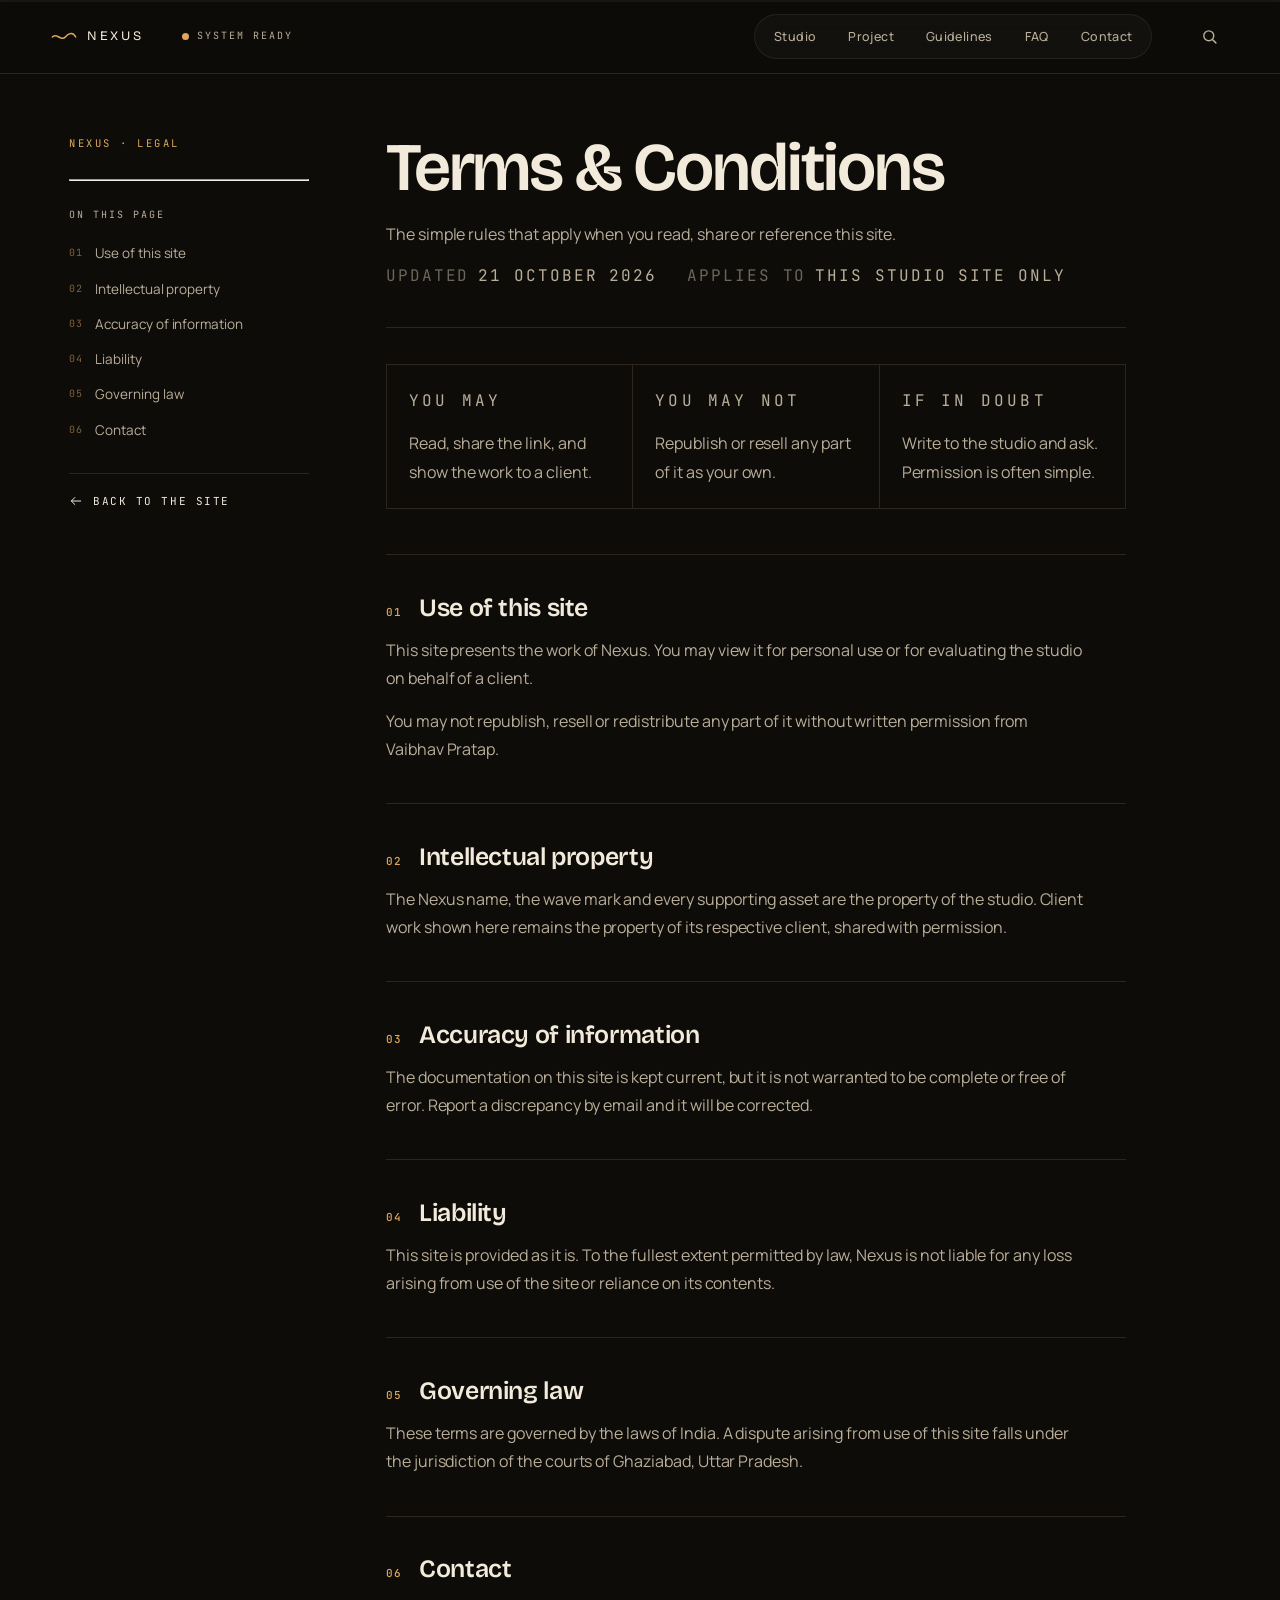
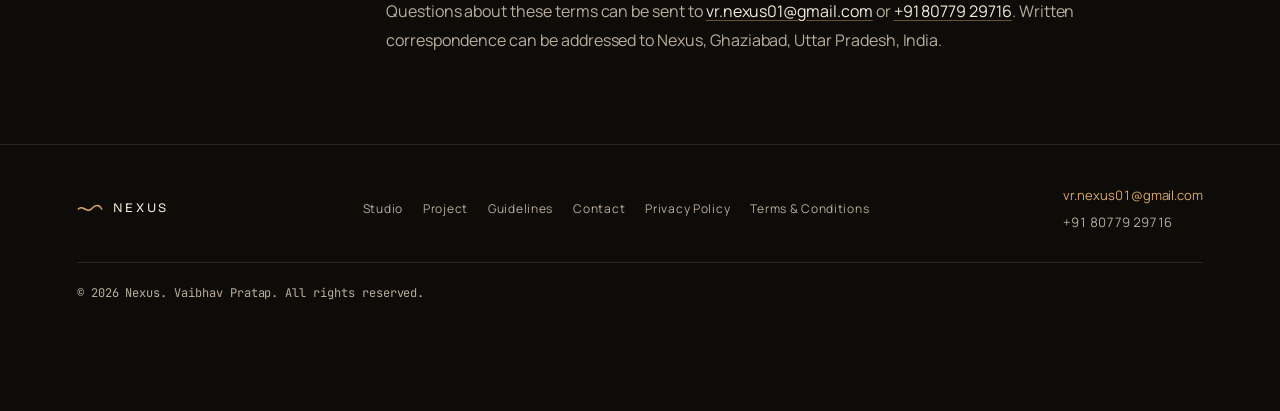
<file: nexus-vr/terms.html>
<!DOCTYPE html>
<html lang="en">
<head>
<meta charset="UTF-8" />
<meta name="viewport" content="width=device-width, initial-scale=1.0" />
<title>Terms &amp; Conditions. Nexus</title>
<meta name="description" content="Terms and conditions for use of the Nexus studio site." />
<meta name="theme-color" content="#100e0b" />
<meta name="color-scheme" content="dark" />
<meta http-equiv="Content-Security-Policy" content="default-src 'self'; base-uri 'self'; form-action 'self'; object-src 'none'; img-src 'self' data:; font-src 'self' data:; media-src 'self'; style-src 'self' 'unsafe-inline'; script-src 'self'; connect-src 'self'; frame-src 'none'; worker-src 'self'; manifest-src 'self'; upgrade-insecure-requests" />
<meta name="referrer" content="strict-origin-when-cross-origin" />
<meta name="author" content="Vaibhav Pratap" />
<link rel="icon" type="image/svg+xml" href="favicon.svg" />
<meta property="og:type" content="website" />
<meta property="og:site_name" content="Nexus" />
<meta name="twitter:card" content="summary" />
<link rel="preload" href="assets/fonts/bricolage-latin.woff2" as="font" type="font/woff2" crossorigin />
<link rel="preload" href="assets/fonts/manrope-latin.woff2" as="font" type="font/woff2" crossorigin />
<link rel="stylesheet" href="css/style.css" />
<link rel="stylesheet" href="css/legal.css" />
<script src="js/boot.js"></script>
</head>
<body class="doc-page">

<a class="skip-link" href="#main">Skip to content</a>

<div class="scroll-progress" aria-hidden="true"><span></span></div>

<header class="site-header" id="siteHeader">
  <a class="brand" href="index.html" aria-label="Nexus home">
    <svg viewBox="0 0 120 60" class="brand-mark draw" aria-hidden="true">
      <path d="M6 30 C 26 6, 46 54, 66 30 S 104 12, 114 30" fill="none" stroke="currentColor" stroke-width="7" stroke-linecap="round"/>
    </svg>
    <span class="brand-name">NEXUS</span>
  </a>
  <p class="system-status" aria-hidden="true">
    <span class="status-dot"></span>SYSTEM READY
  </p>
  <nav class="site-nav" aria-label="Primary">
    <a href="index.html#studio">Studio</a>
    <a href="index.html#project">Project</a>
    <a href="index.html#guidelines">Guidelines</a>
    <a href="index.html#faq">FAQ</a>
    <a href="index.html#contact">Contact</a>
  </nav>

  <div class="header-actions">
    <button class="icon-btn" id="searchBtn" type="button" aria-label="Search the site" aria-expanded="false" aria-controls="searchPanel">
      <svg viewBox="0 0 24 24" fill="none" aria-hidden="true">
        <circle cx="11" cy="11" r="7" stroke="currentColor" stroke-width="2"/>
        <path d="M16.5 16.5L21 21" stroke="currentColor" stroke-width="2" stroke-linecap="round"/>
      </svg>
    </button>
    <button class="menu-btn" id="menuBtn" aria-label="Open menu" aria-expanded="false" aria-controls="mobileMenu">
      <span></span><span></span>
    </button>
  </div>
</header>

<div class="search-panel" id="searchPanel" role="dialog" aria-modal="true" aria-label="Search the site" aria-hidden="true">
  <div class="search-inner">
    <div class="search-field">
      <svg viewBox="0 0 24 24" fill="none" aria-hidden="true">
        <circle cx="11" cy="11" r="7" stroke="currentColor" stroke-width="2"/>
        <path d="M16.5 16.5L21 21" stroke="currentColor" stroke-width="2" stroke-linecap="round"/>
      </svg>
      <label class="sr-only" for="searchInput">Search the site</label>
      <input id="searchInput" type="search" autocomplete="off" spellcheck="false"
             role="combobox" aria-expanded="true" aria-controls="searchResults" aria-autocomplete="list" />
      <button class="search-close" id="searchClose" type="button" aria-label="Close search">Esc</button>
    </div>
    <p class="search-hint" id="searchHint">Type a word, or press the arrow keys</p>
    <ul class="search-results" id="searchResults" role="listbox" aria-label="Search results"></ul>
  </div>
</div>

<div class="mobile-menu" id="mobileMenu" role="dialog" aria-modal="true" aria-label="Site menu" aria-hidden="true">
  <nav aria-label="Mobile">
    <a href="index.html#studio">Studio</a>
    <a href="index.html#project">Project</a>
    <a href="index.html#guidelines">Guidelines</a>
    <a href="index.html#faq">FAQ</a>
    <a href="index.html#contact">Contact</a>
  </nav>
  <div class="mobile-menu-foot">
    <a href="mailto:vr.nexus01@gmail.com">vr.nexus01@gmail.com</a>
    <a href="tel:+918077929716">+91 80779 29716</a>
  </div>
</div>

<div class="fab-stack">
  <button class="to-top" id="toTop" type="button" aria-label="Back to top">
    <svg viewBox="0 0 24 24" fill="none" aria-hidden="true">
      <path d="M12 19V5M5 12l7-7 7 7" stroke="currentColor" stroke-width="2" stroke-linecap="round" stroke-linejoin="round"/>
    </svg>
  </button>
</div>

<!-- Floating contact bar -->
<div class="contact-bar is-in" id="contactBar">
  <a class="contact-link" href="https://wa.me/918077929716" target="_blank" rel="noopener noreferrer">
    <svg class="contact-icon" viewBox="0 0 24 24" aria-hidden="true"><path fill="currentColor" d="M17.472 14.382c-.297-.149-1.758-.867-2.03-.967-.273-.099-.471-.148-.67.15-.197.297-.767.966-.94 1.164-.173.199-.347.223-.644.075-.297-.15-1.255-.463-2.39-1.475-.883-.788-1.48-1.761-1.653-2.059-.173-.297-.018-.458.13-.606.134-.133.298-.347.446-.52.149-.174.198-.298.298-.497.099-.198.05-.371-.025-.52-.075-.149-.669-1.612-.916-2.207-.242-.579-.487-.5-.669-.51-.173-.008-.371-.01-.57-.01-.198 0-.52.074-.792.372-.272.297-1.04 1.016-1.04 2.479 0 1.462 1.065 2.875 1.213 3.074.149.198 2.096 3.2 5.077 4.487.709.306 1.262.489 1.694.625.712.227 1.36.195 1.871.118.571-.085 1.758-.719 2.006-1.413.248-.694.248-1.289.173-1.413-.074-.124-.272-.198-.57-.347m-5.421 7.403h-.004a9.87 9.87 0 01-5.031-1.378l-.361-.214-3.741.982.998-3.648-.235-.374a9.86 9.86 0 01-1.51-5.26c.001-5.45 4.436-9.884 9.888-9.884 2.64 0 5.122 1.03 6.988 2.898a9.825 9.825 0 012.893 6.994c-.003 5.45-4.437 9.884-9.885 9.884m8.413-18.297A11.815 11.815 0 0012.05 0C5.495 0 .16 5.335.157 11.892c0 2.096.547 4.142 1.588 5.945L.057 24l6.305-1.654a11.882 11.882 0 005.683 1.448h.005c6.554 0 11.89-5.335 11.893-11.893a11.821 11.821 0 00-3.48-8.413z"/></svg>
    <span>WhatsApp</span>
  </a>
  <span class="contact-divider" aria-hidden="true"></span>
  <a class="contact-link" href="mailto:vr.nexus01@gmail.com">
    <svg class="contact-icon" viewBox="0 0 24 24" fill="none" aria-hidden="true"><rect x="2.8" y="5.4" width="18.4" height="13.2" rx="2.2" stroke="currentColor" stroke-width="1.5"/><path d="m3.6 6.6 8.4 5.9 8.4-5.9" stroke="currentColor" stroke-width="1.5" stroke-linecap="round" stroke-linejoin="round"/></svg>
    <span>Email</span>
  </a>
</div>

<main class="doc" id="main">
  <div class="doc-rail">
    <p class="doc-kicker">Nexus · Legal</p>
    <hr class="doc-rail-rule" />
    <nav class="doc-toc" aria-label="On this page">
      <p>On this page</p>
      <ol>
        <li><a href="#use"><span class="n">01</span>Use of this site</a></li>
        <li><a href="#ip"><span class="n">02</span>Intellectual property</a></li>
        <li><a href="#accuracy"><span class="n">03</span>Accuracy of information</a></li>
        <li><a href="#liability"><span class="n">04</span>Liability</a></li>
        <li><a href="#law"><span class="n">05</span>Governing law</a></li>
        <li><a href="#contact-legal"><span class="n">06</span>Contact</a></li>
      </ol>
    </nav>
    <a class="doc-back" href="index.html">
      <svg viewBox="0 0 24 24" fill="none" aria-hidden="true"><path d="M20 12H4M10 6l-6 6 6 6" stroke="currentColor" stroke-width="1.7" stroke-linecap="round" stroke-linejoin="round"/></svg>
      Back to the site
    </a>
  </div>

  <article class="doc-copy">
    <header class="doc-head">
      <h1>Terms &amp; Conditions</h1>
      <p class="doc-lede">
        The simple rules that apply when you read, share or reference this site.
      </p>
      <p class="doc-stamp">
        <span><em>Updated</em> <time datetime="2026-10-21">21 October 2026</time></span>
        <span><em>Applies to</em> this studio site only</span>
      </p>
    </header>

    <div class="doc-facts">
      <div>
        <p class="doc-fact-k">You may</p>
        <p class="doc-fact-v">Read, share the link, and show the work to a client.</p>
      </div>
      <div>
        <p class="doc-fact-k">You may not</p>
        <p class="doc-fact-v">Republish or resell any part of it as your own.</p>
      </div>
      <div>
        <p class="doc-fact-k">If in doubt</p>
        <p class="doc-fact-v">Write to the studio and ask. Permission is often simple.</p>
      </div>
    </div>

    <section id="use">
      <h2><span class="doc-n">01</span>Use of this site</h2>
      <p>
        This site presents the work of Nexus. You may view it for personal use
        or for evaluating the studio on behalf of a client.
      </p>
      <p>
        You may not republish, resell or redistribute any part of it without
        written permission from Vaibhav Pratap.
      </p>
    </section>

    <section id="ip">
      <h2><span class="doc-n">02</span>Intellectual property</h2>
      <p>
        The Nexus name, the wave mark and every supporting asset are the
        property of the studio. Client work shown here remains the property of
        its respective client, shared with permission.
      </p>
    </section>

    <section id="accuracy">
      <h2><span class="doc-n">03</span>Accuracy of information</h2>
      <p>
        The documentation on this site is kept current, but it is not warranted
        to be complete or free of error. Report a discrepancy by email and it
        will be corrected.
      </p>
    </section>

    <section id="liability">
      <h2><span class="doc-n">04</span>Liability</h2>
      <p>
        This site is provided as it is. To the fullest extent permitted by law,
        Nexus is not liable for any loss arising from use of the site or
        reliance on its contents.
      </p>
    </section>

    <section id="law">
      <h2><span class="doc-n">05</span>Governing law</h2>
      <p>
        These terms are governed by the laws of India. A dispute arising from
        use of this site falls under the jurisdiction of the courts of
        Ghaziabad, Uttar Pradesh.
      </p>
    </section>

    <section id="contact-legal">
      <h2><span class="doc-n">06</span>Contact</h2>
      <p>
        Questions about these terms can be sent to
        <a href="mailto:vr.nexus01@gmail.com">vr.nexus01@gmail.com</a>
        or <a href="tel:+918077929716">+91 80779 29716</a>. Written
        correspondence can be addressed to Nexus, Ghaziabad, Uttar Pradesh,
        India.
      </p>
    </section>
  </article>
</main>

<footer class="site-footer">
  <div class="footer-inner">
    <a class="brand brand-footer" href="index.html" aria-label="Nexus home">
      <svg viewBox="0 0 120 60" class="brand-mark draw" aria-hidden="true">
        <path d="M6 30 C 26 6, 46 54, 66 30 S 104 12, 114 30" fill="none" stroke="currentColor" stroke-width="7" stroke-linecap="round"/>
      </svg>
      <span class="brand-name">NEXUS</span>
    </a>
    <nav class="footer-nav" aria-label="Footer">
      <a href="index.html#studio">Studio</a>
      <a href="index.html#project">Project</a>
      <a href="index.html#guidelines">Guidelines</a>
      <a href="index.html#contact">Contact</a>
      <a href="privacy.html">Privacy Policy</a>
      <a href="terms.html">Terms &amp; Conditions</a>
    </nav>
    <div class="footer-contact">
      <a class="link-email" href="mailto:vr.nexus01@gmail.com">vr.nexus01@gmail.com</a>
      <a class="footer-phone" href="tel:+918077929716">+91 80779 29716</a>
    </div>
  </div>
  <div class="footer-base">
    <p>&copy; <span id="year">2026</span> Nexus. Vaibhav Pratap. All rights reserved.</p>
  </div>
</footer>

<section class="cookie" id="cookieBanner" role="region" aria-label="Cookie notice" hidden>
  <p>
    This site stores one small preference in your browser so it can remember
    this choice. There are no advertising or analytics cookies.
    <a href="privacy.html#cookies">How your data is handled</a>.
  </p>
  <div class="cookie-actions">
    <button class="btn btn-primary btn-sm" id="cookieAccept" type="button">Accept</button>
    <button class="btn btn-outline btn-sm" id="cookieDecline" type="button">Decline</button>
  </div>
</section>

<script src="js/main.js"></script>
<script src="js/site.js"></script>
</body>
</html>
</file>
<file: css/style.css>
/* ════════════════════════════════════════════
   PIXEL ANIMATION. Identity & 3D Web Studio.
   Flat, minimal, terminal-aware.
   ════════════════════════════════════════════ */


/* Self-hosted variable fonts: no third-party request, no layout shift */
@font-face{
  font-family:'Bricolage Grotesque';font-style:normal;font-weight:300 800;
  font-display:swap;src:url('../assets/fonts/bricolage-latin.woff2') format('woff2');
}
@font-face{
  font-family:'Manrope';font-style:normal;font-weight:300 800;
  font-display:swap;src:url('../assets/fonts/manrope-latin.woff2') format('woff2');
}
@font-face{
  font-family:'JetBrains Mono';font-style:normal;font-weight:400 500;
  font-display:swap;src:url('../assets/fonts/jetbrains-400-latin.woff2') format('woff2');
}
/* the hand: used for the studio note's sign off, nothing else */
@font-face{
  font-family:'Caveat';font-style:normal;font-weight:500;
  font-display:swap;src:url('../assets/fonts/caveat-500-latin.woff2') format('woff2');
}

:root{
  --bg:#0e0c09;
  --surface:#16130f;
  --line:#2c261e;
  --ink:#f2eada;
  --muted:#b9ae9a;
  --accent:#dda85b;
  --accent-hover:#efc98c;
  --accent-deep:#a97a42;
  --accent-wash:rgba(221,168,91,.07);
  --error:#e5484d;
  --success:#3ddc84;
  --font-d:'Bricolage Grotesque',system-ui,sans-serif;
  --font-b:'Manrope',system-ui,sans-serif;
  --font-m:'JetBrains Mono',ui-monospace,Consolas,monospace;
  --pad-x:clamp(22px,5.4vw,96px);
  --w-max:1440px;
  --gut:clamp(30px,3.8vw,64px);
  --ease:cubic-bezier(.22,1,.36,1);
  --ease-soft:cubic-bezier(.33,1,.68,1);
}

*,*::before,*::after{margin:0;padding:0;box-sizing:border-box}

html{scroll-behavior:auto;scroll-padding-top:72px;background:#0e0c09;overflow-anchor:none}

body{
  background:var(--bg);
  color:var(--ink);
  font-family:var(--font-b);
  font-weight:400;
  font-size:16.5px;
  line-height:1.68;
  letter-spacing:-.003em;
  overflow-x:hidden;
  -webkit-font-smoothing:antialiased;
  -moz-osx-font-smoothing:grayscale;
  font-synthesis-weight:none;
  text-rendering:optimizeLegibility;
}

::selection{background:var(--accent);color:#0e0c09}

img{max-width:100%;display:block}
picture{display:block}
a{color:inherit;text-decoration:none}
h1,h2,h3,h4{
  font-family:var(--font-d);font-weight:600;line-height:1.08;letter-spacing:-.03em;
  text-wrap:balance;font-optical-sizing:auto;font-synthesis-weight:none;
}
h3,h4{line-height:1.16;letter-spacing:-.022em}
.font-m,.kicker,.eyebrow,.mock-count,.type-dot,#mockNow,.footer-contact{font-variant-numeric:tabular-nums}
p,li,dd,dt,blockquote{text-wrap:pretty}

.kicker{
  font-family:var(--font-m);font-size:10.5px;letter-spacing:.3em;
  text-transform:uppercase;color:var(--accent);margin-bottom:16px;
}

/* ── Header ───────────────────────────── */
.site-header{
  position:fixed;top:0;left:0;right:0;z-index:100;
  display:flex;align-items:center;gap:clamp(16px,3vw,40px);
  padding:14px clamp(20px,4vw,56px);
  background:rgba(14,12,9,.78);
  -webkit-backdrop-filter:blur(18px) saturate(150%);
  backdrop-filter:blur(18px) saturate(150%);
  border-bottom:1px solid var(--line);
  transition:transform .4s var(--ease);
}
.site-header.hidden{transform:translateY(-110%)}
.brand{display:flex;align-items:center;gap:10px;color:var(--accent);flex-shrink:0}
.brand-mark{width:26px;height:26px}
.brand-name{font-family:var(--font-d);font-weight:400;font-size:13px;letter-spacing:.18em;color:var(--ink);white-space:nowrap}
.brand-name strong{font-weight:700;color:var(--accent)}

.system-status{
  font-family:var(--font-m);font-size:10px;letter-spacing:.2em;
  color:var(--muted);display:flex;align-items:center;gap:8px;
  white-space:nowrap;
}
.status-dot{width:7px;height:7px;border-radius:50%;background:var(--accent);animation:statusPulse 2.4s infinite}
@keyframes statusPulse{0%,100%{opacity:1}50%{opacity:.35}}

.site-nav{
  display:flex;align-items:center;gap:2px;margin-left:auto;
  padding:4px;border-radius:999px;
  border:1px solid rgba(242,234,218,.08);
  background:rgba(255,250,240,.028);
  -webkit-backdrop-filter:blur(10px);
  backdrop-filter:blur(10px);
}
.site-nav a{
  position:relative;display:inline-flex;align-items:center;
  padding:7px 15px;border-radius:999px;border:0;
  font-family:var(--font-b);font-size:12.5px;font-weight:500;letter-spacing:.03em;
  color:var(--muted);text-decoration:none;
  transition:color .28s var(--ease),background .28s var(--ease);
}
.site-nav a:hover{color:var(--ink);background:rgba(255,250,240,.055)}
/* the section you are in gets a warm bead, not an underline */
.site-nav a.active{
  color:#17130d;font-weight:600;
  background:linear-gradient(180deg,#f3d8a7,var(--accent));
  box-shadow:0 1px 0 rgba(255,255,255,.4) inset,0 6px 16px -8px rgba(221,168,91,.5);
}
.site-nav a:focus-visible{outline:2px solid var(--accent);outline-offset:2px}

.menu-btn{
  display:none;background:none;border:1px solid var(--line);border-radius:4px;
  width:44px;height:40px;cursor:pointer;position:relative;flex-shrink:0;
}
.menu-btn span{
  position:absolute;left:11px;width:22px;height:2px;background:var(--ink);
  transition:transform .3s var(--ease);
}
.menu-btn span:nth-child(1){top:15px}
.menu-btn span:nth-child(2){top:23px}
.menu-btn[aria-expanded="true"] span:nth-child(1){transform:translateY(4px) rotate(45deg)}
.menu-btn[aria-expanded="true"] span:nth-child(2){transform:translateY(-4px) rotate(-45deg)}

.mobile-menu{
  position:fixed;inset:0;z-index:99;background:var(--bg);
  display:flex;flex-direction:column;justify-content:flex-start;gap:26px;
  padding:clamp(96px,15vh,140px) clamp(20px,6vw,56px) calc(108px + env(safe-area-inset-bottom,0px));
  opacity:0;visibility:hidden;transition:opacity .35s var(--ease),visibility .35s;
  overflow-y:auto;
}
.mobile-menu.open{opacity:1;visibility:visible}
/* the floating chrome steps aside while the index is open */
.contact-bar,.fab-stack{transition:transform .4s var(--ease),opacity .3s var(--ease)}
body.menu-open .contact-bar,body.menu-open .fab-stack{
  opacity:0;pointer-events:none;transform:translateY(130%);
}
.mm-eyebrow{
  display:flex;align-items:center;gap:12px;
  font-family:var(--font-m);font-size:10.5px;letter-spacing:.26em;text-transform:uppercase;
  color:rgba(242,234,218,.42);margin:0 0 6px;
}
.mm-eyebrow i{flex:1;height:1px;background:var(--line)}
.mobile-menu nav{display:flex;flex-direction:column}
.mobile-menu nav a{
  display:flex;align-items:center;gap:16px;
  font-family:var(--font-d);font-size:clamp(26px,6.2vw,36px);font-weight:500;letter-spacing:-.02em;
  color:var(--ink);padding:clamp(14px,2.5vh,22px) 0;border-bottom:1px solid var(--line);
  opacity:0;transform:translateY(18px);text-decoration:none;
  transition:opacity .45s var(--ease) calc(var(--i,0)*55ms),transform .45s var(--ease) calc(var(--i,0)*55ms),color .25s;
}
.mobile-menu nav a .mm-i{
  font-family:var(--font-m);font-size:11px;letter-spacing:.1em;
  color:rgba(242,234,218,.34);transition:color .25s;
}
.mobile-menu nav a .mm-t{flex:1}
.mobile-menu nav a .mm-a{
  align-self:center;width:17px;height:17px;flex:0 0 auto;color:var(--accent);
  opacity:0;transform:translateX(-8px);
  transition:opacity .3s var(--ease),transform .3s var(--ease);
}
.mobile-menu.open nav a{opacity:1;transform:none}
.mobile-menu nav a:nth-child(1){--i:0}.mobile-menu nav a:nth-child(2){--i:1}
.mobile-menu nav a:nth-child(3){--i:2}.mobile-menu nav a:nth-child(4){--i:3}
.mobile-menu nav a:nth-child(5){--i:4}.mobile-menu nav a:nth-child(6){--i:5}
.mobile-menu nav a:nth-child(7){--i:6}
.mobile-menu nav a:last-child{border-bottom:none}
.mobile-menu nav a:hover,.mobile-menu nav a.active{color:var(--accent)}
.mobile-menu nav a:hover .mm-a,.mobile-menu nav a.active .mm-a{opacity:1;transform:none}
.mobile-menu nav a.active .mm-i{color:var(--accent)}
.mobile-menu-foot{
  margin-top:auto;padding-top:20px;border-top:1px solid var(--line);
  display:flex;flex-direction:column;gap:10px;
  font-family:var(--font-m);font-size:12px;letter-spacing:.06em;color:var(--muted);
  opacity:0;transition:opacity .5s var(--ease) .3s;
}
.mobile-menu.open .mobile-menu-foot{opacity:1}
.mobile-menu-foot a{color:var(--muted);transition:color .2s}
.mobile-menu-foot a:hover{color:var(--accent)}

/* ── Pages ────────────────────────────── */
.page{opacity:0;transform:scale(.972);transition:opacity 1s var(--ease),transform 1s var(--ease)}
.page.in{opacity:1;transform:scale(1)}
section.page.no-zoom{opacity:1;transform:none;transition:none}
.page{padding:clamp(112px,17vh,210px) var(--pad-x);max-width:var(--w-max);margin:0 auto;overflow:hidden}
.section-head{margin-bottom:clamp(56px,8vh,96px);max-width:880px}
.section-head h2{font-size:clamp(40px,6vw,76px);line-height:1.02;letter-spacing:-.032em;margin-bottom:22px}
.section-lede{color:var(--muted);font-size:18px;line-height:1.7;max-width:52ch}
.sub-title{font-size:clamp(24px,3vw,40px);line-height:1.1;letter-spacing:-.028em;margin:0 0 32px}

/* ── Reveal (multiple types) ─────────── */
.reveal{opacity:0;transform:translateY(18px);transition:opacity .7s var(--ease) var(--d,0s),transform .7s var(--ease) var(--d,0s)}
.reveal.in{opacity:1;transform:none}
.service-grid > *:nth-child(2),.system-grid > *:nth-child(2),.concept-grid > *:nth-child(2),
.mood-board > *:nth-child(2),.mockup-gallery > *:nth-child(2),.palette > *:nth-child(2){transition-delay:.09s}
.service-grid > *:nth-child(3),.system-grid > *:nth-child(3),.concept-grid > *:nth-child(3),
.mood-board > *:nth-child(3),.mockup-gallery > *:nth-child(3),.palette > *:nth-child(3){transition-delay:.18s}
.service-grid > *:nth-child(4),.system-grid > *:nth-child(4),
.mockup-gallery > *:nth-child(4),.palette > *:nth-child(4){transition-delay:.27s}
.reveal--left{transform:translateX(-24px)}
.reveal--right{transform:translateX(24px)}
.reveal--zoom{transform:scale(.93)}
.reveal--3d{transform:perspective(1000px) rotateX(20deg) translateY(24px);transform-origin:top center}
.reveal--clip{position:relative;opacity:1;transform:none;z-index:0}
.reveal--clip::after{
  content:"";position:absolute;inset:-2px;z-index:1;background:var(--bg);
  transform:translateX(0);
  transition:transform .9s var(--ease) var(--d,0s);
}
.reveal--clip.in::after{transform:translateX(102%)}

/* svg line draw */
.draw path{stroke-dasharray:100;stroke-dashoffset:100;transition:stroke-dashoffset 1.6s var(--ease) .3s}
.draw.in path{stroke-dashoffset:0}

/* word-mask heading reveal */
.head-split .w{display:inline-block;overflow:hidden;vertical-align:bottom;padding-bottom:.1em;margin-bottom:-.1em}
.head-split .wi{display:inline-block;transform:translateY(115%);transition:transform .85s var(--ease) calc(var(--i) * 70ms)}
.head-split.in .wi{transform:translateY(0)}

/* zoom-in images on scroll (Ken Burns) */
.zoom{overflow:hidden}
.zoom img{transform:scale(1.22);transition:transform 1.6s var(--ease) var(--d,0s)}
.zoom.in img{transform:scale(1)}

/* ── Hero ─────────────────────────────── */
/* ── Reading progress: one hairline across the top edge ─ */
.scroll-progress{
  position:fixed;top:0;left:0;right:0;height:2px;z-index:110;
  pointer-events:none;background:rgba(242,234,218,.05);
  transform:translateZ(0);
}
.scroll-progress span{
  display:block;height:100%;width:0;
  background:linear-gradient(90deg,var(--accent-deep),var(--accent) 55%,#f7dcae);
  box-shadow:0 0 12px rgba(221,168,91,.55);
}

.hero{min-height:100vh;display:flex;flex-direction:column;justify-content:center;padding-top:120px;position:relative;overflow:hidden}
.hero::before{
  content:"";position:absolute;inset:0;pointer-events:none;
  background-image:url("data:image/svg+xml,%3Csvg xmlns='http://www.w3.org/2000/svg' width='72' height='72'%3E%3Cpath d='M72 0H0v72' fill='none' stroke='rgba(255,255,255,0.024)'/%3E%3C/svg%3E");
  background-size:72px 72px;
}
.hero-inner{
  display:grid;grid-template-columns:1.05fr .95fr;gap:clamp(40px,6vw,100px);
  align-items:center;width:100%;
}
.hero h1{font-size:clamp(64px,11.5vw,176px);letter-spacing:-.038em;line-height:.88;margin-bottom:28px}
.hero-lede{color:var(--muted);font-size:20px;line-height:1.65;max-width:44ch;margin-bottom:40px}
.hero-actions{display:flex;gap:14px;flex-wrap:wrap;margin-bottom:40px}

.btn{
  position:relative;overflow:hidden;isolation:isolate;
  display:inline-block;padding:17px 34px;border-radius:3px;
  font-family:var(--font-d);font-size:12px;font-weight:600;letter-spacing:.16em;text-transform:uppercase;
  cursor:pointer;border:1px solid transparent;
  transition:background .25s,color .25s,border-color .25s,transform .25s var(--ease),box-shadow .25s var(--ease);
}
.btn:active{transform:translateY(0) scale(.995)}
.btn-primary{
  background:linear-gradient(180deg,#edc287 0%,#dda85b 55%,#cf9a45 100%);
  color:#0e0c09;border-color:rgba(255,255,255,.16);
  box-shadow:0 1px 0 rgba(255,255,255,.38) inset,0 12px 26px -20px rgba(221,168,91,.95);
}
.btn-primary:hover{
  background:linear-gradient(180deg,#f6d49c,#e6b268 55%,#d7a34f);
  transform:translateY(-2px) scale(1.02);
  box-shadow:0 1px 0 rgba(255,255,255,.5) inset,0 18px 34px -20px rgba(221,168,91,.95);
}
/* one pass of light across the gold on hover: the same gesture as the
   light that moves on the object, at the scale of a button */
.btn-primary::after{
  content:"";position:absolute;inset:-1px;z-index:-1;pointer-events:none;
  background:linear-gradient(105deg,transparent 34%,rgba(255,255,255,.55) 50%,transparent 66%);
  transform:translateX(-120%);
}
.btn-primary:hover::after{animation:btnSheen .85s var(--ease) forwards}
@keyframes btnSheen{to{transform:translateX(120%)}}
.btn-outline{background:rgba(255,250,240,.015);color:var(--ink);border-color:rgba(242,234,218,.2)}
.btn-outline:hover{
  border-color:var(--accent);color:var(--accent);transform:translateY(-2px) scale(1.02);
  background:rgba(221,168,91,.06);
}

/* tool chips */
.tool-row{
  display:grid;grid-template-columns:repeat(3,max-content);gap:9px;
  justify-content:start;margin-bottom:38px;
}
.tool-chip{
  display:inline-flex;align-items:center;gap:8px;
  font-family:var(--font-m);font-size:11.5px;color:var(--muted);
  border:1px solid var(--line);border-radius:4px;padding:7px 12px;
  background:var(--surface);transition:color .25s,border-color .25s;
}
.tool-chip:hover{color:var(--ink);border-color:var(--accent);transform:translateY(-2px)}
.hero .tool-chip{
  opacity:0;transform:translateY(10px);
  transition:opacity .5s var(--ease),transform .5s var(--ease),color .25s,border-color .25s;
}
.hero.play .tool-chip{opacity:1;transform:none}
.hero.play .tool-row .tool-chip:nth-child(1){transition-delay:.52s}
.hero.play .tool-row .tool-chip:nth-child(2){transition-delay:.57s}
.hero.play .tool-row .tool-chip:nth-child(3){transition-delay:.62s}
.hero.play .tool-row .tool-chip:nth-child(4){transition-delay:.67s}
.hero.play .tool-row .tool-chip:nth-child(5){transition-delay:.72s}
.hero.play .tool-row .tool-chip:nth-child(6){transition-delay:.77s}
.tool-chip svg{width:16px;height:16px}
.tool-chip svg circle{fill:currentColor}
.tool-chip svg path{stroke:currentColor}

.hero-flow{
  font-family:var(--font-m);font-size:13px;letter-spacing:.08em;color:var(--ink);
  border-top:1px solid var(--line);padding-top:22px;max-width:560px;
}
.hero-flow .arrow{color:var(--accent)}
.flow-steps{display:block;margin-top:8px;color:var(--muted);font-size:12px;letter-spacing:.14em}

/* hero entrance choreography */
/* the title is set letter by letter: each one rises out of the dark
   with a little blur, which reads as writing rather than as a fade */
.hero-copy h1{opacity:1;transform:none;transition:none;text-shadow:0 0 60px rgba(221,168,91,0)}
.hero.play .hero-copy h1{text-shadow:0 0 60px rgba(221,168,91,.16);transition:text-shadow 2.2s var(--ease) .5s}
.hero h1 .lt{
  display:inline-block;
  opacity:0;transform:translateY(.38em);filter:blur(9px);
  transition:opacity .85s var(--ease),transform 1.05s var(--ease),filter .95s var(--ease);
  transition-delay:calc(.08s + var(--i) * .07s);
  will-change:transform,opacity,filter;
}
.hero.play h1 .lt{opacity:1;transform:none;filter:blur(0)}

.hero-copy>*{opacity:0;transform:translateY(22px);transition:opacity .9s var(--ease),transform .9s var(--ease)}
.hero-copy>*:nth-child(1){transition-delay:.05s}
.hero-copy>*:nth-child(2){transition-delay:.13s}
.hero-copy>*:nth-child(3){transition-delay:.21s}
.hero-copy>*:nth-child(4){transition-delay:.29s}
.hero-copy>*:nth-child(5){transition-delay:.37s}
.hero-copy>*:nth-child(6){transition-delay:.45s}
.hero.play .hero-copy>*{opacity:1;transform:none}

/* controller stage */
.hero-stage{
  position:relative;display:flex;align-items:center;justify-content:center;
  min-height:0;isolation:isolate;
}

.controller-wrap{
  position:relative;z-index:1;line-height:0;
  opacity:0;transform:translateY(26px) scale(.97);
  transition:opacity 1.4s var(--ease) .25s,transform 1.4s var(--ease) .25s;
}
.hero.play .controller-wrap{opacity:1;transform:none}

/* warm rim light: a tinted, blurred copy behind the object bleeds past its edges,
   which is what stops a black body from dissolving into a dark page */
.stage-rim{
  position:absolute;left:0;top:0;width:100%;height:auto;
  z-index:-2;pointer-events:none;
  transform:scale(1.012);
  filter:blur(21px) brightness(1.35) sepia(1) saturate(2.6) hue-rotate(352deg);
  opacity:.34;
  -webkit-mask-image:radial-gradient(ellipse at 50% 45%, #000 52%, transparent 78%);
  mask-image:radial-gradient(ellipse at 50% 45%, #000 52%, transparent 78%);
}

/* a second, wider glow pass adds depth without touching the sharp object */
.stage-rim-outer{
  position:absolute;left:0;top:0;width:100%;height:auto;
  z-index:-3;pointer-events:none;
  transform:scale(1.06);
  filter:blur(46px) brightness(1.15) sepia(1) saturate(2.1) hue-rotate(352deg);
  opacity:.26;
  -webkit-mask-image:radial-gradient(ellipse at 50% 42%, #000 40%, transparent 72%);
  mask-image:radial-gradient(ellipse at 50% 42%, #000 40%, transparent 72%);
}

.controller-frame{position:relative;display:block;line-height:0}
.controller-tilt{
  position:relative;display:block;
  transform-style:preserve-3d;
  will-change:transform;
  transform:translateZ(0);
}

/* cursor-following specular: a bright copy of the object, masked to a soft
   circle under the pointer. The image's own alpha keeps it on the body only. */
.stage-sheen{
  position:absolute;inset:0;width:100%;height:100%;
  object-fit:contain;object-position:center;
  pointer-events:none;z-index:2;
  opacity:0;mix-blend-mode:screen;
  filter:brightness(1.85) saturate(.5);
  transition:opacity .6s var(--ease);
  -webkit-mask-image:radial-gradient(circle at var(--mx,50%) var(--my,38%),
      rgba(0,0,0,.95) 0%, rgba(0,0,0,.4) 20%, transparent 44%);
  mask-image:radial-gradient(circle at var(--mx,50%) var(--my,38%),
      rgba(0,0,0,.95) 0%, rgba(0,0,0,.4) 20%, transparent 44%);
}
/* visible whenever the pointer is anywhere in the hero; the mask keeps it on the body */
.hero.play:hover .stage-sheen{opacity:.3}
.controller-img{
  width:min(330px,66vw);height:auto;
  will-change:transform;
  transform:translateZ(0);
  filter:drop-shadow(0 30px 46px rgba(0,0,0,.55));
}

/* Scroll cue: a short rule, the word, and an arrow at the foot of the
   copy column. It says one thing, then leaves on the first scroll. */
.scroll-cue{
  position:absolute;left:var(--pad-x);bottom:clamp(64px,9.5vh,104px);
  display:flex;align-items:center;gap:12px;
  opacity:0;transform:translateY(8px);
  transition:opacity .9s var(--ease) 1.15s,transform .9s var(--ease) 1.15s;
}
.hero.play .scroll-cue{opacity:1;transform:none}
.scroll-cue.cue-done{opacity:0;transform:translateY(12px);transition-delay:0s;pointer-events:none}
.scroll-cue-text{
  font-family:var(--font-m);font-size:10px;letter-spacing:.3em;
  text-transform:uppercase;color:var(--muted);
}
.scroll-cue-line{width:56px;height:1px;background:var(--line);position:relative;overflow:hidden}
.scroll-cue-line i{position:absolute;top:0;left:-40%;width:40%;height:100%;background:var(--accent);animation:cue 2.4s var(--ease) infinite}
@keyframes cue{to{left:110%}}
.scroll-cue-arrow{width:14px;height:14px;color:var(--accent);animation:cueBob 2.4s var(--ease) infinite}
@keyframes cueBob{0%,100%{transform:translateY(-2px)}50%{transform:translateY(2px)}}

/* ── Marquee ─────────────────────────── */
.marquee{
  overflow:hidden;border-top:1px solid var(--line);border-bottom:1px solid var(--line);
  padding:20px 0;background:var(--bg);
}
.marquee-track{display:flex;align-items:center;gap:clamp(28px,4vw,56px);width:max-content;animation:mq 30s linear infinite}
.marquee:hover .marquee-track{animation-play-state:paused}
.marquee span{
  font-family:var(--font-d);font-weight:500;
  font-size:clamp(20px,2.4vw,32px);letter-spacing:.02em;
  color:var(--ink);white-space:nowrap;
}
.marquee .mq-outline{color:transparent;-webkit-text-stroke:1px var(--accent)}
.mq-dot{width:8px;height:8px;background:var(--accent);transform:rotate(45deg);flex-shrink:0}
@keyframes mq{to{transform:translateX(-50%)}}

/* ── Case card ───────────────────────── */
.case-card{
  display:grid;grid-template-columns:repeat(12,1fr);
  gap:var(--gut);align-items:stretch;
  margin-bottom:clamp(72px,10vh,120px);
}
.case-media{
  grid-column:1 / 8;
  position:relative;margin:0;border:1px solid var(--line);border-radius:6px;
  overflow:hidden;background:var(--surface);
  transition:border-color .35s var(--ease);
}
.case-media img{width:100%;aspect-ratio:4/3.2;object-fit:cover;display:block;transition:transform 1.2s var(--ease)}
.case-card:hover .case-media{border-color:var(--accent)}
.case-card:hover .case-media img{transform:scale(1.05)}
.case-media figcaption{
  position:absolute;left:0;right:0;bottom:0;
  display:flex;align-items:baseline;gap:14px;
  padding:14px 18px;font-family:var(--font-m);font-size:11px;
  letter-spacing:.14em;text-transform:uppercase;
  background:rgba(14,12,9,.85);color:var(--muted);
}
.case-info{grid-column:8 / 13;display:flex;flex-direction:column;justify-content:center;padding:8px 0}
.case-index{font-family:var(--font-m);font-size:11px;letter-spacing:.3em;text-transform:uppercase;color:var(--accent);display:block;margin-bottom:18px}
.case-title{font-size:clamp(64px,11vw,184px);letter-spacing:-.036em;line-height:.9;margin-bottom:22px}
.case-desc{color:var(--muted);font-size:17px;line-height:1.7;max-width:42ch;margin-bottom:30px}
.case-tags{margin-bottom:30px}
.case-facts{display:grid;grid-template-columns:repeat(3,1fr);border-top:1px solid var(--line)}
.case-facts div{padding:14px 20px;border-right:1px solid var(--line)}
.case-facts div:first-child{padding-left:0}
.case-facts div:last-child{border-right:none;padding-right:0}
.case-facts dt{font-family:var(--font-m);font-size:10px;letter-spacing:.22em;text-transform:uppercase;color:var(--muted);margin-bottom:6px}
.case-facts dd{margin:0;font-size:15px;color:var(--ink)}
@media (hover:hover){
  .case-info:hover .case-facts div{border-top-color:var(--accent)}
  .case-facts div{transition:border-color .4s var(--ease)}
}

/* ── About ────────────────────────────── */
.about-grid{
  display:grid;grid-template-columns:repeat(12,1fr);gap:var(--gut);
  align-items:center;margin-bottom:clamp(96px,13vh,160px);
}
.about-photo{grid-column:1 / 6;border:1px solid var(--line);border-radius:4px;overflow:hidden;background:var(--surface)}
.about-photo img{width:100%;aspect-ratio:4/3;object-fit:cover}
.about-photo figcaption{
  padding:12px 16px;font-family:var(--font-m);font-size:11px;
  letter-spacing:.14em;text-transform:uppercase;color:var(--muted);
  border-top:1px solid var(--line);
}
.about-copy{grid-column:7 / 13}
.about-copy p{color:var(--muted);font-size:17px;line-height:1.75;margin-bottom:22px;max-width:54ch}
.about-points{list-style:none;margin-top:22px}
.about-points li{
  font-family:var(--font-m);font-size:13px;color:var(--ink);
  padding:10px 0;border-bottom:1px dashed var(--line);
}
.about-points li::before{content:"→ ";color:var(--accent)}

/* ── Services: tabs + one big card ────── */
.services{
  display:grid;grid-template-columns:minmax(0,.94fr) minmax(0,1.06fr);
  gap:clamp(36px,5.4vw,80px);align-items:center;
  /* holds the viewport: four cards change in place as you scroll through it */
  min-height:min(74vh,660px);
  margin-bottom:clamp(40px,6vh,80px);
}
.services-kicker{
  display:inline-flex;align-items:center;gap:9px;
  font-family:var(--font-m);font-size:10px;line-height:1;letter-spacing:.3em;
  text-transform:uppercase;color:var(--muted);margin-bottom:20px;
}
.services-kicker::before{
  content:"";width:5px;height:5px;border-radius:50%;background:var(--accent);
  box-shadow:0 0 10px rgba(221,168,91,.7);
}
.services-title{
  font-family:var(--font-d);font-weight:700;
  font-size:clamp(40px,5.2vw,78px);line-height:.96;letter-spacing:-.042em;
  color:var(--ink);max-width:13ch;
}
.services-title .hl{color:var(--accent)}
.services-title .dots{letter-spacing:0}
/* Entrance: elements start displaced, JS removes .svc-init in reading order */
.svc-init{opacity:0;transform:translateY(16px)}
.services-title .swi.svc-init{opacity:1;transform:translateY(112%)}
.services-kicker,.services-lede,.tools-label,.tool-strip li,.service-tab,.service-stage{
  transition:opacity .7s var(--ease),transform .7s var(--ease);
}
.services-title .sw{display:inline-block;overflow:hidden;vertical-align:top;padding-bottom:.1em;margin-bottom:-.1em}
.services-title .swi{display:inline-block;transition:transform .95s var(--ease)}
.tool-strip li,.service-tab{transition-property:opacity,transform,color,border-color,background}
html:not(.js) .svc-init{opacity:1!important;transform:none!important}

.services-lede{
  margin-top:20px;max-width:38ch;
  font-size:clamp(14px,1.1vw,16px);line-height:1.6;color:var(--muted);
}
.services-tools{margin-top:clamp(28px,4.2vh,44px)}
.tools-label{
  font-family:var(--font-m);font-size:10px;letter-spacing:.22em;
  text-transform:uppercase;color:var(--muted);margin-bottom:12px;
}
.tool-strip{display:flex;flex-wrap:wrap;gap:10px;list-style:none}
.tool-strip li{
  display:grid;place-items:center;width:52px;height:52px;
  border:1px solid var(--line);border-radius:14px;
  background:rgba(242,234,218,.028);color:var(--muted);
  transition:color .25s,border-color .25s,transform .3s var(--ease),background .25s;
}
.tool-strip li:hover{color:var(--accent);border-color:rgba(221,168,91,.42);transform:translateY(-3px)}
.tool-strip svg{width:22px;height:22px;fill:none;stroke:currentColor;stroke-width:1.6;stroke-linecap:round;stroke-linejoin:round}

.services-right{min-width:0}
.service-tabs{display:flex;flex-wrap:wrap;gap:8px;margin-bottom:14px}
.service-tab{
  display:inline-flex;align-items:center;gap:8px;
  padding:9px 16px;border-radius:999px;cursor:pointer;
  background:transparent;border:1px solid var(--line);color:var(--muted);
  font-family:var(--font-b);font-size:12.5px;font-weight:600;letter-spacing:.01em;
  transition:color .25s,background .25s,border-color .25s;
}
.tab-num{font-family:var(--font-m);font-size:9.5px;letter-spacing:.1em;opacity:.6}
.service-tab:hover{color:var(--ink);border-color:rgba(242,234,218,.24)}
.service-tab[aria-selected="true"]{
  background:var(--accent);border-color:var(--accent);color:#0e0c09;
}
.service-tab[aria-selected="true"] .tab-num{opacity:.55}
.service-tab:focus-visible{border-radius:999px;outline-offset:3px}

.service-stage{position:relative;display:grid;min-height:clamp(236px,27vh,272px)}
.service-stage::before{
  content:"";position:absolute;left:18px;right:18px;top:16px;bottom:-9px;
  border-radius:22px;z-index:0;
  border:1px solid rgba(221,168,91,.16);
}
.service-card{
  grid-area:1/1;position:relative;z-index:1;overflow:hidden;
  padding:clamp(26px,3vw,38px);
  border-radius:22px;
  /* charcoal, not gold: the brand colour is the light on the card,
     never the card itself, and every line of text sits on the dark */
  color:var(--ink);
  background:
    radial-gradient(130% 104% at 2% -12%,rgba(221,168,91,.16) 0%,rgba(221,168,91,.055) 34%,rgba(221,168,91,0) 64%),
    linear-gradient(160deg,#1f1a13 0%,#171309 55%,#100d08 100%);
  border:1px solid rgba(221,168,91,.24);
  box-shadow:0 30px 72px -46px rgba(0,0,0,.95),inset 0 1px 0 rgba(255,246,228,.07);
  display:flex;flex-direction:column;
  opacity:0;visibility:hidden;pointer-events:none;
  transform:translateY(20px) scale(.986);
  transition:opacity .5s var(--ease),transform .5s var(--ease),visibility .5s,
             border-color .4s var(--ease),box-shadow .4s var(--ease);
}
.service-card.is-active{opacity:1;visibility:visible;pointer-events:auto;transform:none;z-index:2}
/* a gold hairline across the top: the one bright edge on the card */
.service-card::after{
  content:"";position:absolute;left:clamp(26px,3vw,38px);right:clamp(26px,3vw,38px);top:0;height:1px;
  background:linear-gradient(90deg,rgba(221,168,91,0),rgba(255,224,175,.85) 46%,rgba(221,168,91,.25) 74%,rgba(221,168,91,0));
  transform:scaleX(.2);transform-origin:0 50%;opacity:0;
  transition:transform .8s var(--ease) .1s,opacity .5s var(--ease) .1s;
  pointer-events:none;
}
.service-card.is-active::after{transform:none;opacity:1}
/* contents rise in reading order on every swap */
.service-card.is-active.swap .service-head{animation:svcRise .6s var(--ease) both}
.service-card.is-active.swap > p{animation:svcRise .6s var(--ease) .07s both}
.service-card.is-active.swap > p.service-note{animation-delay:.13s}
.service-card.is-active.swap .tag-row li{animation:svcRise .55s var(--ease) both}
.service-card.is-active.swap .tag-row li:nth-child(1){animation-delay:.18s}
.service-card.is-active.swap .tag-row li:nth-child(2){animation-delay:.23s}
.service-card.is-active.swap .tag-row li:nth-child(3){animation-delay:.28s}
.service-card.is-active.swap .service-icon{animation:svcIcon .7s var(--ease) both}
@keyframes svcRise{from{opacity:0;transform:translateY(13px)}to{opacity:1;transform:none}}
@keyframes svcIcon{from{opacity:0;transform:rotate(-9deg) scale(.82)}to{opacity:1;transform:none}}
@media(hover:hover) and (pointer:fine){
  .service-card.is-active:hover{
    transform:translateY(-4px);
    border-color:rgba(221,168,91,.46);
    box-shadow:0 34px 78px -44px rgba(0,0,0,.95),0 0 0 1px rgba(221,168,91,.2) inset,
               0 0 46px -24px rgba(221,168,91,.45);
  }
}
.service-badge{
  position:absolute;top:18px;right:18px;
  font-family:var(--font-m);font-size:9.5px;letter-spacing:.14em;
  padding:5px 9px;border-radius:999px;
  background:rgba(221,168,91,.13);color:var(--accent);
  border:1px solid rgba(221,168,91,.3);
}
.service-head{
  display:flex;align-items:center;gap:14px;
  margin-bottom:18px;padding:0 80px 14px 0;
  border-bottom:1px solid rgba(242,234,218,.1);
}
.service-icon{
  width:26px;height:26px;flex:none;color:var(--accent);
  padding:5px;box-sizing:content-box;
  border:1px solid rgba(221,168,91,.32);border-radius:9px;
  background:rgba(221,168,91,.07);
}
.service-card h4{font-size:clamp(20px,1.9vw,26px);letter-spacing:-.02em;line-height:1.1}
.service-card p{
  font-size:clamp(14px,1.08vw,15px);line-height:1.6;
  color:rgba(242,234,218,.84);max-width:46ch;
}
.service-card p.service-note{
  display:flex;align-items:center;gap:9px;
  margin:14px 0 24px;font-size:clamp(12.5px,.98vw,13.5px);line-height:1.35;
  color:rgba(242,234,218,.66);max-width:52ch;
}
.service-note-mark{
  flex:none;width:14px;height:1px;background:rgba(221,168,91,.55);position:relative;
}
.service-note-mark::after{
  content:"";position:absolute;right:-1px;top:-2px;width:4px;height:4px;
  border-radius:50%;background:var(--accent);
}
.service-card .tag-row{padding-top:0}
.service-card p{margin-bottom:24px}
.service-card .tag-row li{
  color:rgba(242,234,218,.8);border-color:rgba(221,168,91,.28);
  border-radius:999px;padding:6px 12px;background:rgba(242,234,218,.045);
}

/* the small spec labels, used by the service card and the process cards */
.tag-row{display:flex;flex-wrap:wrap;gap:8px;list-style:none}
.tag-row li{
  font-family:var(--font-m);font-size:10px;letter-spacing:.12em;text-transform:uppercase;
  color:var(--muted);border:1px solid var(--line);border-radius:3px;padding:5px 10px;
}

/* ── Journey (pinned process spine) ─────── */
.journey{position:relative;height:240vh}
.journey-pin{
  position:sticky;top:0;min-height:100vh;
  display:flex;flex-direction:column;justify-content:center;
  gap:clamp(14px,2.6vh,28px);
  padding:7vh 0;
}
.journey-intro{
  display:grid;grid-template-columns:minmax(0,1fr) auto;
  align-items:end;gap:18px clamp(30px,5vw,72px);
}
.journey-intro .sub-title{margin:0 0 8px;font-size:clamp(24px,2.6vw,36px)}
.journey-intro .section-lede{margin:0;font-size:clamp(14px,1.15vw,16px);max-width:52ch}
.journey-meta{display:flex;flex-direction:column;align-items:flex-end;gap:8px;text-align:right}
.journey-count{
  margin:0;font-family:var(--font-m);font-size:13px;
  letter-spacing:.3em;color:var(--muted);
}
.journey-count #journeyNow{color:var(--accent);font-size:22px;letter-spacing:.1em}
.journey-total{margin-left:8px}
.journey-steps{list-style:none;margin:0;display:flex;flex-wrap:wrap;gap:8px 18px;justify-content:flex-end}
.journey-steps li{
  font-family:var(--font-m);font-size:11px;letter-spacing:.22em;
  text-transform:uppercase;color:var(--muted);
  padding-left:18px;position:relative;transition:color .3s;
}
.journey-steps li::before{
  content:"";position:absolute;left:0;top:50%;transform:translateY(-50%);
  width:6px;height:6px;border-radius:50%;background:#2a251d;transition:background .3s;
}
.journey-steps li.on{color:var(--ink)}
.journey-steps li.on::before{background:var(--accent)}
.journey-stage{position:relative;height:min(62vh,540px);overflow:hidden}
.stage-glow{
  position:absolute;left:50%;top:50%;width:80%;aspect-ratio:1;
  transform:translate(-50%,-50%);border-radius:50%;
  background:var(--accent);opacity:.045;filter:blur(90px);pointer-events:none;
}
.spine{position:absolute;left:50%;transform:translateX(-50%);top:0;bottom:0;width:2px;background:#2a251d;border-radius:2px}
.spine-fill{position:absolute;top:0;left:0;width:100%;height:0;background:var(--accent)}
.spine-handle{
  position:absolute;left:50%;top:16%;transform:translate(-50%,-50%);
  width:16px;height:16px;border-radius:50%;background:var(--accent);
  box-shadow:0 0 18px rgba(221,168,91,.9);
}
.spine-handle::after{
  content:"";position:absolute;inset:-7px;border-radius:50%;
  border:1px solid var(--accent);opacity:0;
  animation:handlePulse 2.6s ease-out infinite;
}
@keyframes handlePulse{
  0%{transform:scale(.5);opacity:.9}
  70%{opacity:0}
  100%{transform:scale(2.1);opacity:0}
}
.spine-tick{
  position:absolute;left:50%;transform:translate(-50%,-50%);
  width:10px;height:10px;border-radius:50%;
  background:var(--bg);border:2px solid #3a332a;
  transition:background .3s,border-color .3s,transform .3s;
}
.spine-tick.lit{background:var(--accent);border-color:var(--accent);transform:translate(-50%,-50%) scale(1.35)}
.j-card{
  position:absolute;top:50%;width:min(500px,calc(50% - 54px));
  background:var(--ink);color:var(--bg);border:1px solid var(--ink);
  border-radius:6px;
  padding:24px 26px;
  transition:border-color .3s, box-shadow .3s;
}
.j-card[data-side="right"]{left:calc(50% + 42px)}
.j-card[data-side="left"]{right:calc(50% + 42px)}
.j-card h4{color:var(--bg)}
.j-card p{color:#3b362c}
.j-card .milestone-year{color:#0e0c09}
.j-card .tag-row li{color:#3c3c44;border-color:rgba(14,12,9,.3)}
.j-card.is-active{
  border-color:var(--accent);
  box-shadow:0 22px 55px rgba(0,0,0,.6), 0 0 70px rgba(221,168,91,.35);
}
/* cards waiting their turn read as dark plates, not pale slabs */
.j-card.is-ghost{background:#131009;border-color:#241f17}
.j-card.is-ghost h4{color:#c9c0ae}
.j-card.is-ghost p{color:#7a7060}
.j-card.is-ghost .milestone-year{color:#7a7060}
.j-card.is-ghost .tag-row li{color:#7a7060;border-color:rgba(242,234,218,.16)}
.j-card:nth-of-type(1){top:20%}
.j-card:nth-of-type(2){top:40%}
.j-card:nth-of-type(3){top:60%}
.j-card:nth-of-type(4){top:80%}

/* ── Mood board ─────────────────────────
   The reference sheet is styled in scenes.css (round 34). Nothing here. */

/* ── Concepts ─────────────────────────── */
.concepts{margin-bottom:clamp(88px,12vh,144px)}
.concept-grid{display:grid;grid-template-columns:repeat(3,1fr);gap:16px}
.concept-card{
  background:var(--surface);border:1px solid var(--line);border-radius:6px;
  padding:28px;color:var(--accent);transition:border-color .3s;
}
.concept-card:hover{border-color:var(--accent)}
.concept-card svg{width:100%;height:auto;margin-bottom:20px}
.concept-card h4{color:var(--ink);font-size:21px;margin-bottom:10px}
.concept-card p{color:var(--muted);font-size:14px}

/* ── Logo showcase ────────────────────── */
.logo-showcase{
  text-align:center;padding:clamp(72px,10vh,112px) 0;
  border-top:1px solid var(--line);border-bottom:1px solid var(--line);
  margin-bottom:clamp(88px,12vh,144px);
}
.showcase-word{font-family:var(--font-d);font-weight:700;font-size:clamp(46px,8.4vw,132px);letter-spacing:.28em;transition:letter-spacing 1.6s var(--ease)}
.showcase-word.reveal.in{letter-spacing:.03em}
.showcase-tag{font-family:var(--font-m);letter-spacing:.42em;text-transform:uppercase;color:var(--accent);margin-top:18px;font-size:13px}
.showcase-note{color:var(--muted);font-size:13px;margin-top:20px}

/* ── Logo system ──────────────────────── */
.system-head{
  display:flex;align-items:flex-end;justify-content:space-between;gap:20px;
  border-bottom:1px solid var(--line);padding-bottom:18px;margin-bottom:28px;
}
.system-grid{display:grid;grid-template-columns:repeat(4,1fr);gap:16px}
.system-card{background:var(--surface);border:1px solid var(--line);border-radius:6px;overflow:hidden;transition:border-color .3s}
.system-card:hover{border-color:var(--accent)}
.system-art{aspect-ratio:4/3;display:grid;place-items:center;background:#14120e;border-bottom:1px solid var(--line);padding:24px;color:var(--accent)}
.system-art svg{width:86%;height:auto}
.system-card h4{font-size:16px;padding:20px 20px 4px}
.system-card p{color:var(--muted);font-size:13px;padding:0 20px 22px}

/* ── Guidelines ───────────────────────── */
.guide-block{margin-bottom:clamp(96px,13vh,160px)}
.guide-head-row{
  display:flex;align-items:flex-end;justify-content:space-between;gap:20px;
  border-bottom:1px solid var(--line);padding-bottom:18px;margin-bottom:8px;
}
.guide-head-row .sub-title{margin:0}

.type-rows{border-bottom:1px solid var(--line)}
.type-row{
  display:grid;grid-template-columns:auto 1fr auto;
  gap:clamp(20px,3vw,48px);align-items:center;
  padding:clamp(22px,2.8vw,36px) clamp(14px,2vw,26px);
  border-bottom:1px solid var(--line);
  transition:background .35s var(--ease);
}
.type-row:last-child{border-bottom:none}
.type-row:hover{background:rgba(255,255,255,.02)}
.type-row-specimen{
  display:grid;place-items:center;
  min-width:clamp(112px,11vw,158px);min-height:clamp(66px,7vw,90px);
  font-family:var(--font-d);font-weight:700;
  font-size:clamp(30px,3.4vw,44px);line-height:1;color:var(--accent);
  border:1px solid var(--line);border-radius:6px;
  padding:12px 18px;background:var(--surface);
  /* the type animates itself: weight and optical size travel the variable axis */
  animation:typeMorphDisplay 9s ease-in-out infinite;
  animation-play-state:paused;
  transition:background .35s var(--ease),color .35s var(--ease),transform .35s var(--ease),border-color .35s var(--ease);
}
.type-row:hover .type-row-specimen{
  background:var(--accent);color:var(--bg);
  border-color:var(--accent);transform:translateY(-3px);
  animation-duration:4.5s;
}
.type-row-specimen-body{font-family:var(--font-b);font-weight:400;animation:typeMorphBody 11s ease-in-out infinite;animation-play-state:paused}
.type-row-specimen-scale{animation:typeMorphScale 8s ease-in-out infinite;animation-play-state:paused}

/* motion runs only while the type block is on screen */
.type-row-wrap.is-live .type-row-specimen{animation-play-state:running}

@keyframes typeMorphDisplay{
  0%,100%{font-variation-settings:'wght' 330,'opsz' 14}
  50%{font-variation-settings:'wght' 780,'opsz' 96}
}
@keyframes typeMorphBody{
  0%,100%{font-variation-settings:'wght' 330}
  50%{font-variation-settings:'wght' 800}
}
@keyframes typeMorphScale{
  0%,100%{font-variation-settings:'wght' 430;letter-spacing:-.02em}
  50%{font-variation-settings:'wght' 740;letter-spacing:.07em}
}
.type-row:nth-of-type(2) .type-row-specimen{animation-delay:-3.4s}
.type-row:nth-of-type(3) .type-row-specimen{animation-delay:-5.8s}
.type-row-info h4{font-size:clamp(19px,2vw,24px);margin-bottom:4px}
.type-role{font-family:var(--font-m);font-size:11px;letter-spacing:.22em;text-transform:uppercase;color:var(--accent);margin-bottom:10px}
.type-note{color:var(--muted);font-size:14px;max-width:56ch}
.type-row-meta{font-family:var(--font-m);font-size:12px;color:var(--muted);letter-spacing:.08em;white-space:nowrap}
.type-alphabet{
  grid-column:1/-1;font-family:var(--font-d);font-size:15px;letter-spacing:.05em;
  color:var(--muted);max-height:0;opacity:0;overflow:hidden;margin:0;white-space:nowrap;
  transition:max-height .45s var(--ease),opacity .45s var(--ease),margin .45s var(--ease);
}
.type-alphabet-body{font-family:var(--font-b)}
.type-row:hover .type-alphabet,.type-row:focus-within .type-alphabet{max-height:40px;opacity:1;margin-top:12px}

.palette{display:grid;grid-template-columns:repeat(4,1fr);border:1px solid var(--line);border-radius:6px;overflow:hidden;background:var(--surface)}
.swatch{border-right:1px solid var(--line);transition:transform .4s var(--ease)}
.swatch:last-child{border-right:none}
.swatch:hover{transform:translateY(-4px)}
.swatch-chip{height:190px;display:flex;align-items:flex-end;padding:16px}
.swatch-role{font-family:var(--font-m);font-size:10px;letter-spacing:.24em;text-transform:uppercase}
.swatch-void{background:#0e0c09}.swatch-void .swatch-role{color:var(--muted)}
.swatch-accent{background:#dda85b}.swatch-accent .swatch-role{color:#0e0c09}
.swatch-bronze{background:#8f6534}.swatch-bronze .swatch-role{color:#f0e9db}
.swatch-ghost{background:#f0e9db}.swatch-ghost .swatch-role{color:#0e0c09}
.swatches-end .swatch, .swatch:last-child{border-right:none}
.swatch-info{padding:20px}
.swatch-info h4{font-size:17px;margin-bottom:2px}
.hex{display:block;font-family:var(--font-m);font-size:12px;letter-spacing:.14em;color:var(--accent);margin-bottom:12px}
.swatch-info p{color:var(--muted);font-size:13px}
.palette-rule{margin-top:26px;font-family:var(--font-m);font-size:13px;letter-spacing:.1em;color:var(--muted)}

/* mockups as a refined gallery */
.mockup-gallery{display:grid;grid-template-columns:repeat(2,1fr);gap:16px}
.mockup{border:1px solid var(--line);border-radius:6px;overflow:hidden;background:var(--surface);transition:border-color .3s}
.mockup:hover{border-color:var(--accent)}
.mockup img{width:100%;aspect-ratio:16/10;object-fit:cover;transition:transform 1.2s var(--ease)}
.mockup.zoom:hover img{transform:scale(1.05)}
.mockup:hover img{transform:scale(1.04)}
.mockup figcaption{
  display:flex;align-items:baseline;gap:14px;
  padding:16px 20px 0;font-family:var(--font-m);font-size:11px;
  letter-spacing:.14em;text-transform:uppercase;
}
.mockup-num{color:var(--accent)}
.mockup-name{color:var(--ink);font-size:13px;letter-spacing:.06em}
.mockup-type{color:var(--muted)}
.mockup-line{color:var(--muted);font-size:13px;padding:8px 20px 20px}
.mockup-card{display:flex;flex-direction:column}
/* the card faces are drawn in scenes.css; these legacy rules only
   leaked their colours into the new markup, so they are gone */

/* ── Contact ──────────────────────────── */
.contact-grid{display:grid;grid-template-columns:repeat(12,1fr);gap:var(--gut);margin-bottom:clamp(80px,11vh,128px)}
.contact-info{grid-column:1 / 6}
.contact-line{color:var(--muted);margin-bottom:14px;font-size:16px}
.contact-line strong{color:var(--ink);font-weight:500;display:inline-block;min-width:72px;font-family:var(--font-m);font-size:12px;letter-spacing:.14em;text-transform:uppercase}

.link-email{color:var(--accent);border-bottom:1px solid transparent;transition:border-color .25s}
.link-email:hover{border-bottom-color:var(--accent)}

.contact-form{grid-column:6 / 13;background:var(--surface);border:1px solid var(--line);border-radius:6px;padding:clamp(24px,3vw,40px)}
.field{margin-bottom:22px}
.field label{display:block;font-family:var(--font-m);font-size:11px;letter-spacing:.2em;text-transform:uppercase;color:var(--muted);margin-bottom:8px}
.field input,.field textarea{
  width:100%;background:var(--bg);border:1px solid var(--line);border-radius:3px;
  color:var(--ink);font-family:var(--font-b);font-size:15px;padding:13px 14px;
  transition:border-color .25s;
}
.field input:focus,.field textarea:focus{outline:none;border-color:var(--accent)}
.field input.invalid,.field textarea.invalid{border-color:var(--error)}
.field-error{color:var(--error);font-size:13px;margin-top:8px}
.form-success{color:var(--success);font-size:14px;margin-top:18px}
.form-error{color:var(--error);font-size:14px;margin-top:18px}

.tools-label{font-family:var(--font-m);font-size:11px;letter-spacing:.28em;text-transform:uppercase;color:var(--muted);margin-bottom:18px}
.tools-list{display:flex;flex-wrap:wrap;gap:10px;list-style:none}
.tools-list li{
  font-size:13px;padding:9px 16px;border:1px solid var(--line);border-radius:3px;
  transition:border-color .25s,color .25s;
}
.tools-list li:hover{border-color:var(--accent);color:var(--accent)}

/* ── Footer ───────────────────────────── */
.site-footer{border-top:1px solid var(--line);padding:40px clamp(20px,6vw,96px) 108px}
.footer-inner{
  max-width:1400px;margin:0 auto;display:flex;flex-wrap:wrap;gap:24px;
  align-items:center;justify-content:space-between;
}
.footer-nav{display:flex;flex-wrap:wrap;gap:20px}
.footer-nav a{font-size:12px;letter-spacing:.06em;color:var(--muted);padding:7px 0;transition:color .25s}
.footer-nav a:hover{color:var(--ink)}
.footer-contact{display:flex;flex-direction:column;gap:4px;font-size:13px}
.footer-phone{color:var(--muted);transition:color .25s}
.footer-phone:hover{color:var(--accent)}
.footer-credit{display:block;margin-top:4px;opacity:.75}
.footer-base{
  max-width:1400px;margin:28px auto 0;padding-top:20px;border-top:1px solid var(--line);
  font-family:var(--font-m);font-size:12px;color:var(--muted);
}

/* ── Legal pages ──────────────────────── */
.legal{max-width:760px;margin:0 auto;padding:clamp(120px,18vh,200px) clamp(20px,6vw,96px) 80px}
.legal h1{font-size:clamp(32px,4.5vw,48px);margin-bottom:12px}
.legal .legal-date{color:var(--muted);font-family:var(--font-m);font-size:12px;margin-bottom:40px}
.legal h2{font-size:20px;margin:36px 0 12px}
.legal p{color:var(--muted);margin-bottom:16px;font-size:15px}
.legal ul{color:var(--muted);margin:0 0 16px 20px;font-size:15px}
.legal li{margin-bottom:8px}

/* ── 404 ──────────────────────────────── */
.notfound{min-height:100vh;display:flex;align-items:center;padding:clamp(120px,17vh,176px) 0 clamp(80px,11vh,110px)}
.nf-wrap{
  width:100%;max-width:var(--w-max);margin:0 auto;padding:0 var(--pad-x);
  display:grid;grid-template-columns:minmax(0,1.08fr) minmax(0,.92fr);
  gap:clamp(44px,6vw,96px);align-items:start;
}
.nf-code{
  display:inline-flex;align-items:center;gap:10px;
  font-family:var(--font-m);font-size:10.5px;line-height:1;
  letter-spacing:.3em;text-transform:uppercase;color:var(--muted);
  margin-bottom:clamp(14px,2.4vh,24px);
}
.nf-dot{width:5px;height:5px;border-radius:50%;background:var(--accent);box-shadow:0 0 10px rgba(221,168,91,.7);flex:none}
.nf-numeral{
  font-family:var(--font-d);font-weight:800;
  font-size:clamp(92px,12.5vw,178px);line-height:.78;letter-spacing:-.06em;
  color:transparent;-webkit-text-stroke:1px rgba(221,168,91,.42);
  margin-bottom:clamp(18px,3vh,30px);
}
.nf-copy h1{
  font-size:clamp(34px,4.4vw,60px);line-height:1.02;letter-spacing:-.035em;
  color:var(--ink);margin-bottom:16px;max-width:18ch;
}
.nf-lede{color:var(--muted);font-size:clamp(15px,1.2vw,17px);line-height:1.65;max-width:44ch;margin-bottom:30px}
.nf-actions{display:flex;align-items:center;gap:12px;flex-wrap:wrap}
.nf-actions .btn{display:inline-flex;align-items:center;gap:10px}
.nf-actions svg{width:15px;height:15px;flex:none}
.nf-actions kbd{
  font-family:var(--font-m);font-size:10px;letter-spacing:.06em;color:var(--muted);
  border:1px solid var(--line);border-radius:4px;padding:2px 6px;margin-left:2px;
}
.nf-path{margin-top:22px;font-family:var(--font-m);font-size:11px;letter-spacing:.05em;color:var(--muted)}
.nf-path code{
  display:inline-block;max-width:min(100%,44ch);vertical-align:middle;
  padding:3px 8px;border:1px solid var(--line);border-radius:3px;
  background:rgba(242,234,218,.045);color:var(--ink);
  white-space:nowrap;overflow:hidden;text-overflow:ellipsis;
}
.nf-side{padding-top:clamp(4px,1.6vh,14px)}
.nf-index-title{
  font-family:var(--font-m);font-size:10.5px;letter-spacing:.3em;text-transform:uppercase;
  color:var(--muted);margin-bottom:14px;
}
.nf-index{display:flex;flex-direction:column;border-top:1px solid var(--line)}
.nf-index a{
  display:grid;grid-template-columns:auto 1fr auto;align-items:center;gap:16px;
  padding:17px 2px;border-bottom:1px solid var(--line);
  text-decoration:none;transition:padding .3s var(--ease),border-color .3s;
}
.nf-idx{font-family:var(--font-m);font-size:10px;letter-spacing:.16em;color:var(--muted)}
.nf-name{font-size:clamp(16px,1.3vw,19px);letter-spacing:-.01em;color:var(--ink);transition:color .25s}
.nf-go{width:15px;height:15px;color:var(--muted);opacity:.45;transform:translate(-4px,4px);transition:transform .3s var(--ease),opacity .3s,color .3s}
.nf-index a:hover{padding-left:12px;border-color:rgba(221,168,91,.45)}
.nf-index a:hover .nf-name{color:var(--accent-hover)}
.nf-index a:hover .nf-go{opacity:1;transform:none;color:var(--accent)}
.nf-help{margin-top:26px;font-size:13px;line-height:1.6;color:var(--muted);max-width:38ch}
.nf-help a{
  color:var(--accent);padding-bottom:1px;
  text-decoration:underline;text-decoration-thickness:1px;
  text-underline-offset:3px;text-decoration-color:rgba(221,168,91,.45);
  transition:color .25s,text-decoration-color .25s;
}
.nf-help a:hover{color:var(--accent-hover);text-decoration-color:var(--accent-hover)}
@media(hover:none){.nf-actions kbd{display:none}}

/* ── Case study head (project page) ───────── */
/* ── About scroll animation ───────────────── */
.about-scroll{
  border-top:1px solid var(--line);border-bottom:1px solid var(--line);
  padding:clamp(48px,8vh,96px) 0;margin-bottom:clamp(96px,13vh,160px);
  will-change:transform;
}
.about-line{
  font-family:var(--font-d);font-weight:500;
  font-size:clamp(28px,4.9vw,66px);line-height:1.1;letter-spacing:-.028em;
  padding:16px 0;border-bottom:1px solid var(--line);
  opacity:0;transform:translateY(28px);
  transition:opacity .8s var(--ease),transform .8s var(--ease);
}
.about-line:last-child{border-bottom:none}
.about-line.in{opacity:1;transform:translateY(0)}

/* ── Floating contact bar ─────────────────────────────────────
   Clear glass, Apple style: no black in the mix, a bright rim where
   the light lands, a warm hairline underneath, and two actions that
   are inset into the pane rather than printed on top of it. */
.contact-bar{
  position:fixed;left:50%;bottom:26px;z-index:120;
  display:flex;align-items:center;gap:2px;
  padding:6px;border-radius:999px;
  isolation:isolate;overflow:hidden;
  /* almost no tint: what you see through it is the page itself, bent */
  background:
    linear-gradient(180deg,rgba(255,255,255,.055),rgba(255,255,255,.018) 52%,rgba(255,255,255,.01));
  border:1px solid rgba(255,255,255,.22);
  -webkit-backdrop-filter:blur(26px) saturate(185%) brightness(1.06);
  backdrop-filter:blur(26px) saturate(185%) brightness(1.06);
  box-shadow:
    0 1px 1px rgba(255,255,255,.5) inset,
    0 -1px 1px rgba(255,255,255,.10) inset,
    0 18px 46px -20px rgba(0,0,0,.5),
    0 2px 10px rgba(0,0,0,.16);
  opacity:0;transform:translate(-50%,14px);pointer-events:none;
  transition:opacity .5s var(--ease),transform .5s var(--ease),
             box-shadow .4s var(--ease),border-color .4s var(--ease);
}
/* the specular: a soft highlight that slides slowly across the pane */
.contact-bar::before{
  content:'';position:absolute;inset:-70% -30%;z-index:-1;pointer-events:none;
  background:linear-gradient(104deg,
    transparent 36%,rgba(255,255,255,.10) 46%,
    rgba(255,253,246,.20) 50%,rgba(255,255,255,.08) 56%,transparent 64%);
  transform:translate3d(-42%,0,0);
  animation:barSheen 11s cubic-bezier(.45,0,.55,1) infinite;
}
/* a hairline of warm light caught under the lower rim */
.contact-bar::after{
  content:'';position:absolute;left:16%;right:16%;bottom:1px;height:1px;z-index:-1;
  background:linear-gradient(90deg,transparent,rgba(221,168,91,.55),transparent);
  pointer-events:none;
}
@keyframes barSheen{
  0%,18%{transform:translate3d(-42%,0,0)}
  62%,100%{transform:translate3d(42%,0,0)}
}
.contact-bar.is-in{opacity:1;transform:translate(-50%,0);pointer-events:auto}

/* ── the two actions ──────────────────────────────────────── */
.contact-link{
  position:relative;z-index:1;
  display:inline-flex;align-items:center;gap:10px;
  padding:10px 22px 10px 12px;border-radius:999px;text-decoration:none;
  color:var(--ink);white-space:nowrap;
  font-family:var(--font-b);font-size:13px;font-weight:600;
  letter-spacing:.005em;line-height:1;
  /* a clear pane can sit over a bright photograph, so the type keeps
     a little of its own darkness underneath */
  text-shadow:0 1px 2px rgba(0,0,0,.5);
  transition:background .32s var(--ease),box-shadow .32s var(--ease),
             color .28s var(--ease),transform .32s var(--ease);
}
/* the glyph sits in its own little lens, which is what makes the pill
   read as two tools instead of two words */
.contact-glyph{
  display:grid;place-items:center;flex:none;
  width:26px;height:26px;border-radius:999px;
  background:rgba(255,250,240,.07);
  box-shadow:0 1px 0 rgba(255,255,255,.18) inset,0 0 0 1px rgba(255,255,255,.08);
  color:rgba(255,250,240,.92);
  transition:background .3s var(--ease),color .3s var(--ease),box-shadow .3s var(--ease);
}
.contact-glyph svg{width:15px;height:15px}
.contact-text{position:relative;top:.5px}

.contact-link:hover,.contact-link:focus-visible{
  background:linear-gradient(180deg,rgba(255,250,240,.18),rgba(255,250,240,.07));
  color:#fffdf6;
  transform:translateY(-1px);
  box-shadow:0 1px 0 rgba(255,255,255,.34) inset,0 -1px 0 rgba(0,0,0,.18) inset,
             0 6px 18px -6px rgba(0,0,0,.5);
}
.contact-link:hover .contact-glyph,.contact-link:focus-visible .contact-glyph{
  background:linear-gradient(180deg,#f0cf96,var(--accent));
  color:#1a150e;
  box-shadow:0 1px 0 rgba(255,255,255,.5) inset;
}
.contact-link:active{transform:translateY(0) scale(.985)}
/* the pane clips anything drawn outside it, so the ring is drawn just
   inside the link's own curve: it reads as a lit lens, not a box */
.contact-link:focus-visible{
  outline:none;border-radius:999px;
  box-shadow:inset 0 0 0 1.5px rgba(255,253,246,.92),
             inset 0 0 0 3px rgba(221,168,91,.30),
             0 6px 18px -8px rgba(0,0,0,.6);
}

.contact-split{
  width:1px;height:24px;flex:none;position:relative;z-index:1;
  background:linear-gradient(180deg,transparent,rgba(242,234,218,.26),transparent);
}

@media (min-width:901px){
  /* the pill floats clear of the pinned ticker strip */
  .contact-bar{bottom:44px}
}
/* a narrow window cannot hold both labels at full size */
@media (max-width:1100px){
  .contact-link{font-size:12.5px;padding:9px 18px 9px 11px;gap:9px}
  .contact-glyph{width:25px;height:25px}
}

/* press feedback */
.btn:active{transform:translateY(0) scale(.97)}
.icon-btn:active,.copy-btn:active,.search-close:active,.to-top:active{transform:scale(.94)}
.btn:focus-visible,.icon-btn:focus-visible,.copy-btn:focus-visible{outline:2px solid var(--accent);outline-offset:3px}
.service-card:active,.system-card:active,.concept-card:active,
.type-card:active,.swatch:active,.milestone:active{transform:scale(.97)}


/* ════════════════════════════════════════
   ROUND 8. Site chrome, states, utilities
   ════════════════════════════════════════ */

/* ── Type: Bricolage needs a little more air than the old grotesk ── */
h1,h2,h3,h4{font-weight:600}
.hero h1{letter-spacing:-.038em;line-height:.9}
.case-title{letter-spacing:-.032em}
.showcase-word{letter-spacing:.16em;font-weight:700}
.showcase-word.reveal.in{letter-spacing:.02em}
.section-head h2{font-weight:600}
.brand-name{letter-spacing:.2em}

/* ── Accessibility helpers ───────────── */
.sr-only{
  position:absolute;width:1px;height:1px;padding:0;margin:-1px;
  overflow:hidden;clip:rect(0 0 0 0);white-space:nowrap;border:0;
}
.skip-link{
  position:fixed;top:8px;left:8px;z-index:500;
  transform:translateY(-160%);
  background:var(--accent);color:#0e0c09;
  font-family:var(--font-m);font-size:11px;letter-spacing:.14em;text-transform:uppercase;
  padding:10px 16px;border-radius:3px;transition:transform .25s var(--ease);
}
.skip-link:focus{transform:none}
:focus-visible{outline:2px solid var(--accent);outline-offset:3px}
a:focus-visible,button:focus-visible,input:focus-visible,textarea:focus-visible,summary:focus-visible{outline:2px solid var(--accent);outline-offset:3px;border-radius:2px}

/* ── Landing: the film, and one door under it ─────────────
   The page opens on the portrait, on black. Nothing of the studio
   is reachable until the door under it is taken. */
html:not(.js) .loader{display:none}
/* the visitor comes from the intro page: the landing is never drawn */
html.entered .loader{display:none}

.loader{
  position:fixed;inset:0;z-index:600;
  background:#000;
  overflow:hidden;
  overscroll-behavior:contain;
  transform:translate3d(0,0,0);
  transition:transform .72s cubic-bezier(.76,0,.24,1),opacity .44s var(--ease) .1s;
}
.loader.done{opacity:0;visibility:hidden;pointer-events:none}
/* the door is folded away: the picture lifts a hair, then the black follows */
.loader.is-leaving{
  opacity:0;visibility:visible;
  transform:translate3d(0,-3%,0);
}
.loader:focus,.loader:focus-visible{outline:none}

/* ── Header: search trigger + scrolled state ── */
.header-actions{display:flex;align-items:center;gap:8px}
.site-header.scrolled{background:rgba(14,12,9,.86);box-shadow:0 14px 44px rgba(0,0,0,.42)}
.icon-btn{
  display:grid;place-items:center;width:38px;height:34px;
  background:none;border:1px solid transparent;border-radius:4px;
  color:var(--muted);cursor:pointer;
  transition:color .25s,border-color .25s,background .25s;
}
.icon-btn:hover{color:var(--ink);border-color:var(--line);background:rgba(242,234,218,.04)}
.icon-btn svg{width:17px;height:17px}
.icon-btn kbd{
  font-family:var(--font-m);font-size:9px;letter-spacing:.08em;
  border:1px solid var(--line);border-radius:2px;padding:2px 4px;color:var(--muted);
}

/* ── Search overlay ─────────────────── */
.search-panel{
  position:fixed;inset:0;z-index:300;
  display:flex;align-items:flex-start;justify-content:center;
  padding:clamp(16px,8vh,110px) 20px;
  background:rgba(9,8,6,.84);backdrop-filter:blur(14px);
  opacity:0;visibility:hidden;transition:opacity .32s var(--ease),visibility .32s;
}
.search-panel.open{opacity:1;visibility:visible}
.search-inner{
  position:relative;width:min(720px,100%);
  background:rgba(22,19,14,.86);
  -webkit-backdrop-filter:blur(34px) saturate(170%);
  backdrop-filter:blur(34px) saturate(170%);
  border:1px solid rgba(255,250,240,.12);border-radius:16px;overflow:hidden;
  box-shadow:0 44px 90px rgba(0,0,0,.65),0 0 0 1px rgba(0,0,0,.35),
             0 1px 0 rgba(255,255,255,.16) inset;
  transform:translateY(-14px) scale(.99);transition:transform .32s var(--ease);
}
.search-inner::before{
  content:"";position:absolute;top:0;left:14%;right:14%;height:1px;
  background:linear-gradient(90deg,transparent,rgba(221,168,91,.75),transparent);
}
.search-panel.open .search-inner{transform:none}
.search-field{display:flex;align-items:center;gap:14px;padding:19px 22px;border-bottom:1px solid rgba(242,234,218,.09)}
.search-field > svg{width:19px;height:19px;color:var(--accent);flex-shrink:0}
#searchInput{
  flex:1;min-width:0;background:none;border:0;color:var(--ink);
  font-family:var(--font-b);font-size:18px;font-weight:500;letter-spacing:-.01em;padding:4px 0;
}
#searchInput:focus{outline:none}
#searchInput::-webkit-search-cancel-button{-webkit-appearance:none}
.search-close{
  font-family:var(--font-m);font-size:10px;letter-spacing:.16em;text-transform:uppercase;
  color:var(--muted);background:none;border:1px solid var(--line);border-radius:3px;
  padding:8px 11px;min-height:34px;cursor:pointer;transition:color .2s,border-color .2s;
}
.search-close:hover{color:var(--ink);border-color:var(--accent)}
.search-hint{
  display:flex;align-items:center;gap:10px;
  padding:13px 22px;font-family:var(--font-m);font-size:10px;letter-spacing:.16em;
  text-transform:uppercase;color:rgba(242,234,218,.46);
}
.search-hint::after{content:"";flex:1;height:1px;background:rgba(242,234,218,.09)}
.search-results{list-style:none;max-height:min(54vh,430px);overflow-y:auto;padding:2px 0 8px}
.search-results li + li{border-top:1px solid rgba(242,234,218,.07)}
.search-results a{
  position:relative;display:block;padding:14px 22px 15px 22px;border:0;border-radius:0;
  transition:background .22s var(--ease),padding-left .22s var(--ease);
}
.search-results a::before{
  content:"";position:absolute;left:0;top:10px;bottom:10px;width:2px;border-radius:2px;
  background:var(--accent);opacity:0;transition:opacity .22s var(--ease);
}
.search-results a:hover,.search-results a.active{background:rgba(221,168,91,.075);padding-left:26px}
.search-results a:hover::before,.search-results a.active::before{opacity:1}
.search-results a:focus-visible{outline:2px solid var(--accent);outline-offset:-2px}
.sr-title{display:block;font-family:var(--font-d);font-size:16.5px;font-weight:600;color:var(--ink);letter-spacing:-.01em}
.sr-meta{display:block;font-family:var(--font-m);font-size:10px;letter-spacing:.16em;text-transform:uppercase;color:var(--accent);margin-top:3px}
.sr-snip{display:block;font-size:13px;color:var(--muted);margin-top:4px;line-height:1.5}
.sr-title mark{background:none;color:var(--accent);box-shadow:inset 0 -1px 0 var(--accent)}
.search-empty{padding:28px 22px 30px;color:var(--muted);font-size:14px;line-height:1.75}
.search-empty strong{color:var(--ink);font-weight:500}
.search-empty a{white-space:nowrap;color:var(--accent);text-decoration:underline;text-underline-offset:3px}

/* ── Cookie notice ──────────────────── */
.cookie{
  position:fixed;left:clamp(16px,3vw,32px);bottom:clamp(16px,3vw,28px);z-index:250;
  width:min(420px,calc(100% - 32px));
  background:var(--surface);border:1px solid var(--line);border-radius:8px;
  padding:20px 22px;box-shadow:0 26px 64px rgba(0,0,0,.6);
  transform:translateY(150%);visibility:hidden;
  transition:transform .55s var(--ease),visibility .55s;
}
.cookie.show{transform:none;visibility:visible}
.cookie[hidden]{display:none}
.cookie p{font-size:13px;line-height:1.62;color:var(--muted);margin-bottom:14px}
.cookie a{color:var(--accent);box-shadow:inset 0 -1px 0 rgba(221,168,91,.45)}
.cookie a:hover{box-shadow:inset 0 -2px 0 var(--accent)}
.cookie-actions{display:flex;gap:10px;flex-wrap:wrap}

/* ── Floating actions: back to top + WhatsApp ── */
.fab-stack{position:fixed;right:22px;bottom:22px;z-index:120;display:flex;flex-direction:column;align-items:center;gap:12px}
.to-top{
  width:44px;height:44px;border-radius:50%;
  background:var(--surface);border:1px solid var(--line);color:var(--ink);
  display:grid;place-items:center;cursor:pointer;
  opacity:0;visibility:hidden;transform:translateY(10px);
  transition:opacity .3s var(--ease),visibility .3s,transform .3s var(--ease),border-color .25s,color .25s;
}
.to-top.show{opacity:1;visibility:visible;transform:none}
.to-top:hover{border-color:var(--accent);color:var(--accent)}
.to-top svg{width:16px;height:16px}

/* ── Buttons: sizes + loading ───────── */
.btn-sm{padding:10px 18px;font-size:11px;letter-spacing:.1em}
.btn[disabled]{opacity:.72;cursor:not-allowed;transform:none}
.btn-label{display:inline}
/* ── the wait ─────────────────────────────
   The gold never dims: the label eases back, a hairline ring turns in ink,
   and one slow pass of light crosses the button, so a second of waiting
   reads as the button working rather than the page stalling. */
.btn.is-loading{pointer-events:none;cursor:progress}
.btn.is-loading .btn-label{opacity:.58;transition:opacity .25s var(--ease)}
/* the ring keeps its own element: the ::after is already the hover sheen */
.btn-spin{
  display:inline-block;width:12px;height:12px;margin-left:10px;vertical-align:-2px;
  border-radius:50%;border:1.5px solid rgba(14,12,9,.26);
  border-top-color:#0e0c09;border-right-color:rgba(14,12,9,.6);
  visibility:hidden;animation:spin .62s cubic-bezier(.5,.15,.5,.85) infinite;
}
.btn.is-loading .btn-spin{visibility:visible}
/* and the sheen becomes the wait: one slow pass of light, over and over */
.btn-primary.is-loading::after{animation:btnWaiting 1.5s var(--ease) infinite}
@keyframes spin{to{transform:rotate(360deg)}}
@keyframes btnWaiting{from{transform:translateX(-130%)}to{transform:translateX(130%)}}
@media (prefers-reduced-motion:reduce){
  .btn-primary.is-loading::after{animation:none;transform:translateX(-130%)}
  .btn-spin{animation-duration:1.5s}
}

/* ── Copy to clipboard ──────────────── */
.copy-btn{
  display:inline-flex;align-items:center;gap:6px;margin-left:8px;vertical-align:middle;
  font-family:var(--font-m);font-size:9px;letter-spacing:.14em;text-transform:uppercase;
  color:var(--muted);background:none;border:1px solid var(--line);border-radius:3px;
  padding:6px 10px;min-height:30px;cursor:pointer;transition:color .25s,border-color .25s;
}
.copy-btn:hover{color:var(--accent);border-color:var(--accent)}
.copy-btn.done{color:var(--success);border-color:var(--success)}
.copy-btn svg{width:11px;height:11px}

/* ── FAQ accordion ──────────────────── */
.faq-list{border-top:1px solid var(--line);margin-top:10px}
.faq-item{border-bottom:1px solid var(--line)}
.faq-item summary{
  display:flex;align-items:center;justify-content:space-between;gap:22px;
  padding:26px 2px;cursor:pointer;list-style:none;
  font-family:var(--font-d);font-size:clamp(18px,2vw,24px);font-weight:600;color:var(--ink);
  transition:color .25s;
}
.faq-item summary::-webkit-details-marker{display:none}
.faq-item summary:hover{color:var(--accent)}
.faq-item summary::after{
  content:"";width:9px;height:9px;flex-shrink:0;
  border-right:1.6px solid var(--accent);border-bottom:1.6px solid var(--accent);
  transform:rotate(45deg) translateY(-3px);transition:transform .3s var(--ease);
}
.faq-item[open] summary::after{transform:rotate(225deg) translateY(-3px)}
.faq-a{padding:0 2px 26px;color:var(--muted);font-size:16px;line-height:1.75;max-width:62ch}
.faq-a p{margin-bottom:10px}
.faq-a p:last-child{margin-bottom:0}
.faq-a strong{color:var(--ink);font-weight:600}
.faq-more{margin-top:26px;font-family:var(--font-m);font-size:12px;letter-spacing:.06em;color:var(--muted)}
.faq-more a{color:var(--accent);box-shadow:inset 0 -1px 0 rgba(221,168,91,.45)}
.faq-more a:hover{box-shadow:inset 0 -2px 0 var(--accent)}

/* ── Success dialog ─────────────────── */
.confirm{
  margin:auto; /* the global reset cancels a dialog's own centring */
  border:1px solid var(--line);border-radius:10px;background:var(--surface);color:var(--ink);
  padding:0;width:min(430px,calc(100% - 32px));box-shadow:0 44px 110px rgba(0,0,0,.75);
}
.confirm::backdrop{background:rgba(9,8,6,.8);backdrop-filter:blur(6px)}
.confirm-inner{padding:32px 28px 28px}
.confirm-mark{
  width:46px;height:46px;border-radius:50%;border:1px solid var(--accent);
  display:grid;place-items:center;color:var(--accent);margin-bottom:20px;
  position:relative;
}
.confirm-mark svg{width:20px;height:20px;overflow:visible}
.confirm h2{font-size:23px;margin-bottom:10px}
.confirm p{color:var(--muted);font-size:14px;line-height:1.65;margin-bottom:24px}
.confirm-actions{display:flex;gap:10px;flex-wrap:wrap}

/* the sheet arrives, then the ring lands, then the tick draws itself:
   nothing is claimed until the answer from Formspree is in */
.confirm[open]{animation:confirmIn .46s var(--ease) both}
.confirm[open]::backdrop{animation:confirmVeil .5s ease both}
.confirm[open] .confirm-mark{animation:confirmMark .5s var(--ease) both}
.confirm[open] .confirm-mark::after{
  content:"";position:absolute;inset:-1px;border-radius:50%;border:1px solid rgba(221,168,91,.55);
  animation:confirmHalo 1.15s var(--ease) .34s both;
}
.confirm[open] .confirm-mark svg path{stroke-dasharray:1;animation:confirmTick .5s var(--ease) .3s both}
.confirm[open] h2{animation:confirmRise .5s var(--ease) .18s both}
.confirm[open] p{animation:confirmRise .5s var(--ease) .25s both}
.confirm[open] .confirm-actions{animation:confirmRise .5s var(--ease) .32s both}

@keyframes confirmIn{from{opacity:0;transform:translateY(16px) scale(.985)}to{opacity:1;transform:none}}
@keyframes confirmVeil{from{opacity:0}to{opacity:1}}
@keyframes confirmMark{from{opacity:0;transform:scale(.72)}60%{transform:scale(1.06)}to{opacity:1;transform:scale(1)}}
@keyframes confirmHalo{from{opacity:.85;transform:scale(.9)}to{opacity:0;transform:scale(1.55)}}
@keyframes confirmTick{from{stroke-dashoffset:1}to{stroke-dashoffset:0}}
@keyframes confirmRise{from{opacity:0;transform:translateY(8px)}to{opacity:1;transform:none}}
@media (prefers-reduced-motion:reduce){
  .confirm[open],.confirm[open]::backdrop,.confirm[open] .confirm-mark,
  .confirm[open] .confirm-mark::after,.confirm[open] .confirm-mark svg path,
  .confirm[open] h2,.confirm[open] p,.confirm[open] .confirm-actions{animation:none}
}

/* ── Form status region ─────────────── */
/* a field no one sees: it is taken out of the layout, not hidden with
   display:none, so the bots that skip hidden inputs still fill it in */
.field-hp{
  position:absolute!important;left:-9999px!important;top:auto!important;
  width:1px!important;height:1px!important;margin:0!important;padding:0!important;
  border:0!important;opacity:0!important;pointer-events:none!important;
}
.form-status{min-height:0}
.form-success,.form-error{
  display:flex;align-items:flex-start;gap:9px;
  padding:12px 14px;border-radius:4px;font-size:13.5px;line-height:1.55;margin-top:18px;
}
.form-success{color:var(--success);background:rgba(61,220,132,.07);border:1px solid rgba(61,220,132,.28)}
.form-error{color:var(--error);background:rgba(229,72,77,.07);border:1px solid rgba(229,72,77,.3)}
.form-success[hidden],.form-error[hidden]{display:none}
/* a failure is stated, not flashed: it settles in with one short breath */
.form-error:not([hidden]){animation:formErrorIn .42s var(--ease) both}
@keyframes formErrorIn{
  0%{opacity:0;transform:translateY(-4px)}
  55%{opacity:1;transform:translateX(-3px)}
  78%{transform:translateX(2px)}
  100%{opacity:1;transform:none}
}
.form-success:not([hidden]){animation:formErrorIn .38s var(--ease) both}
@media (prefers-reduced-motion:reduce){
  .form-error:not([hidden]),.form-success:not([hidden]){animation:none}
}
.form-hint{font-family:var(--font-m);font-size:10px;letter-spacing:.1em;color:var(--muted);margin-top:14px}
.field-optional{color:var(--muted);text-transform:none;letter-spacing:.04em}

/* ── Searched section flash ─────────── */
.flash{animation:flashRing 1.9s var(--ease)}
@keyframes flashRing{
  0%,100%{box-shadow:inset 0 0 0 0 rgba(221,168,91,0)}
  22%{box-shadow:inset 0 0 0 2px rgba(221,168,91,.5)}
  70%{box-shadow:inset 0 0 0 2px rgba(221,168,91,.06)}
}

/* ── Legal + 404 polish ─────────────── */
.legal-meta{display:flex;flex-wrap:wrap;gap:8px 22px;margin-bottom:40px;font-family:var(--font-m);font-size:11px;letter-spacing:.12em;text-transform:uppercase;color:var(--muted)}
.legal-meta a{color:var(--accent)}
.legal .legal-date{display:none}
.legal h2{font-family:var(--font-d);font-weight:600}
.legal-toc{
  border:1px solid var(--line);border-radius:6px;background:var(--surface);
  padding:18px 20px;margin-bottom:36px;
}
.legal-toc p{font-family:var(--font-m);font-size:10px;letter-spacing:.2em;text-transform:uppercase;color:var(--accent);margin-bottom:10px}
.legal-toc ol{margin:0;padding-left:18px;color:var(--muted);font-size:14px}
.legal-toc li{margin-bottom:6px}
.legal-toc a{color:var(--muted)}
.legal-toc a:hover{color:var(--accent)}



/* ════════════════════════════════════════
   TOUCH. Hover choreography is disabled,
   so nothing sticks after a tap.
   ════════════════════════════════════════ */
@media (hover:none),(pointer:coarse){
  .btn:hover,.service-card:hover,.system-card:hover,.concept-card:hover,
  .mockup:hover,.swatch:hover,.rail-dot:hover{transform:none}
  .case-card:hover .case-media{border-color:var(--line)}
  .case-card:hover .case-media img,
  .mood-photo.zoom:hover img,.mockup.zoom:hover img,.mockup:hover img{transform:none}
  .type-row:hover{background:none}
  .type-row:hover .type-row-specimen{background:var(--surface);color:var(--accent);border-color:var(--line);transform:none}
  .btn-primary:hover{background:var(--accent)}
  .btn-outline:hover{border-color:var(--line);color:var(--ink)}
  .icon-btn:hover,.copy-btn:hover,.search-close:hover,.to-top:hover{color:var(--muted);border-color:var(--line);background:none}
  .faq-item summary:hover{color:var(--ink)}
}

/* ── Responsive ───────────────────────── */
@media(max-width:1020px){
  .hero-inner{grid-template-columns:1fr;gap:clamp(18px,3.4vh,34px)}
  /* the words come first at every size: the object follows them */
  .hero-stage{order:2;justify-self:center}
  .about-grid{grid-template-columns:1fr}
  .about-photo,.about-copy,.contact-info,.contact-form{grid-column:auto}
  .services{grid-template-columns:1fr;gap:34px}
  .service-stage{min-height:0}
  .services-title{max-width:none}
  .service-tabs{flex-wrap:nowrap;overflow-x:auto;scrollbar-width:none;padding-bottom:4px}
  .service-tabs::-webkit-scrollbar{display:none}
  .service-tab{flex:none}
  .system-grid{grid-template-columns:repeat(2,1fr)}
  .mockup-gallery{grid-template-columns:1fr}
  .contact-grid{grid-template-columns:1fr}
  .system-status{display:none}
}
@media(max-width:960px){
  .site-nav{display:none}
  .menu-btn{display:block}
  .header-actions{margin-left:auto}
}
@media(max-width:880px){
  .journey{height:auto}
  .journey-pin{position:static;min-height:0;display:block;padding:0}
  .journey-intro{margin-bottom:32px;grid-template-columns:1fr;align-items:start;gap:16px}
  .journey-meta{align-items:flex-start;text-align:left}
  .journey-steps{justify-content:flex-start}
  .journey-stage{height:auto;overflow:visible;display:grid;gap:16px}
  .spine{display:none}
  .j-card{position:static;left:auto;top:auto;width:auto;transform:none!important;opacity:1!important}
}
@media(max-width:640px){
  .mood-board,.concept-grid,.service-grid,
  .system-grid,.palette,.type-row{grid-template-columns:1fr}
  .type-row{grid-template-columns:1fr;gap:14px}
  .type-row-meta{white-space:normal}
  .mood-quote{grid-column:span 1}
  .case-card{grid-template-columns:1fr}
  .case-media,.case-info{grid-column:auto}
  .about-photo img{aspect-ratio:3/2}
  .case-title{font-size:clamp(52px,14vw,84px)}
  .hero h1{font-size:clamp(48px,15.5vw,88px);line-height:.92}
  .section-head h2{font-size:clamp(32px,8.4vw,46px)}
  .sub-title{font-size:clamp(22px,6vw,30px);margin-bottom:24px}
  .about-line{font-size:clamp(22px,6.2vw,34px)}
  .section-lede{font-size:16px}
  .hero-lede{font-size:17px}
  .contact-form{padding:22px}
  .service-card{padding:24px}
  .service-head{padding-right:64px}
  .tool-strip{display:grid;grid-template-columns:repeat(4,1fr);gap:8px;max-width:280px}
  .tool-strip li{width:100%;height:auto;aspect-ratio:1;border-radius:12px}
  .tool-strip svg{width:20px;height:20px}
  .service-tab{padding:9px 12px;gap:6px;font-size:12px}
  .service-tabs{gap:6px}
  .footer-inner{flex-direction:column;align-items:flex-start}
  .site-footer{padding-bottom:136px}
  .search-panel{padding:0;align-items:stretch}
  .search-inner{border-radius:0;display:flex;flex-direction:column;max-height:100dvh;border:0}
  .search-results{max-height:none;flex:1}
  .cookie{bottom:84px;left:12px;right:12px;width:auto;padding:15px 16px;border-radius:6px}
  .cookie p{font-size:12px;line-height:1.55;margin-bottom:12px}
  .cookie .btn-sm{padding:9px 16px;font-size:10px}
  .fab-stack{right:16px;bottom:16px;gap:10px}
  .contact-bar{bottom:14px;width:auto;max-width:calc(100% - 24px);padding:5px;gap:0}
  .contact-link{justify-content:center;padding:9px 16px 9px 10px;font-size:12.5px;gap:8px;letter-spacing:0}
  .contact-glyph{width:24px;height:24px}
  .contact-glyph svg{width:13px;height:13px}
  .contact-split{height:20px}
  .fab-stack{right:14px;bottom:82px}
  .legal{padding:110px var(--pad-x) 72px}
  .notfound{padding:104px 0 72px;min-height:0}
  .nf-wrap{grid-template-columns:1fr;gap:44px}
  .nf-numeral{font-size:clamp(84px,23vw,124px)}
  .nf-copy h1{max-width:none}
  .nf-lede{max-width:none}
  .nf-actions .btn{flex:1 1 auto;justify-content:center}
  .hero{padding-top:104px}
  .page{padding:clamp(88px,12vh,120px) clamp(20px,6vw,40px)}
}

@media(prefers-reduced-motion:reduce){
  *,*::before,*::after{animation-duration:.01ms!important;transition-duration:.01ms!important}
  html{scroll-behavior:auto}
  .marquee-track{animation:none!important}
  /* the glass keeps its rim and its tint, it just stops drifting */
  .contact-bar::before{animation:none!important;transform:translate3d(-10%,0,0);opacity:.45}
  .type-row-specimen{animation:none!important;font-variation-settings:'wght' 700,'opsz' 40}
  .loader.is-leaving{transform:none;opacity:0}
  .btn-primary::after{display:none}
  /* the orbit holds its light still; the title is simply set */
  .hero h1 .lt{opacity:1!important;transform:none!important;filter:none!important}
  .scroll-cue-line i,.scroll-cue-arrow{animation:none!important}
  /* the service card still changes, it just arrives without a performance */
  .service-card.is-active.swap::after{animation:none!important}
  .service-card.is-active.swap .service-head,
  .service-card.is-active.swap > p,
  .service-card.is-active.swap .service-icon,
  .service-card.is-active.swap .tag-row li{animation:none!important}
  .service-card.is-active:hover{transform:none}
}

/* ════════════════════════════════════════
   PRINT. The site on paper: content, no chrome
   ════════════════════════════════════════ */
@media print{
  @page{margin:14mm}
  html,body{background:#fff!important;color:#111!important}
  body{font-size:10.5pt;line-height:1.5}
  .loader,.site-header,.scroll-progress,.scroll-cue,.marquee,.fab-stack,.contact-bar,
  .cookie,.search-panel,.to-top,.skip-link,.hero-stage,.hero-actions,.tool-row,
  .form-hint,.contact-form,.stage-glow,.spine,
  .journey-steps,.about-scroll,.service-tabs,.mockup-line,.confirm,.step-panel{display:none!important}
  .page{opacity:1!important;transform:none!important;max-width:none!important;
        padding:0 0 10mm!important;overflow:visible!important;page-break-before:always}
  #hero{page-break-before:avoid;min-height:0!important;padding-top:0!important}
  .journey{height:auto!important}
  .journey-pin{position:static!important;display:block!important;min-height:0!important;padding:0!important}
  .journey-stage{height:auto!important;display:block!important}
  .j-card{position:static!important;width:auto!important;transform:none!important;opacity:1!important;
          background:none!important;color:#111!important;border:1px solid #bbb!important;
          margin-bottom:5mm!important;page-break-inside:avoid}
  .j-card h4,.j-card .milestone-year,.j-card p,.j-card .tag-row li{color:#111!important}
  h1,h2,h3,h4,.case-title,.showcase-word{color:#000!important}
  p,li,dd,dt,blockquote,cite{color:#222!important}
  a{color:#000!important;text-decoration:underline}
  a[href^="http"]::after{content:" (" attr(href) ")";font-size:8pt;color:#555}
  a[href^="mailto"]::after{content:" (" attr(href) ")";font-size:8pt;color:#555}
  .case-card,.about-grid,.contact-grid{display:block!important}
  .case-media,.about-photo{margin-bottom:5mm;border-color:#bbb!important}
  .case-facts{border-color:#bbb!important}
  .reveal,.zoom img,.draw path,.head-split .wi,.about-line{opacity:1!important;transform:none!important}
  .head-split .w{overflow:visible!important}
  .type-alphabet{max-height:none!important;opacity:1!important;margin-top:6px!important;white-space:normal!important}
  .faq-item{page-break-inside:avoid;border-color:#bbb!important}
  .faq-a{padding-bottom:12px!important}
  .faq-item summary::after{display:none}
  .type-row-specimen{animation:none!important;font-variation-settings:normal}
  .palette,.service-grid,.system-grid,.concept-grid,.mockup-gallery{page-break-inside:avoid}
  .swatch-chip{height:70px!important;-webkit-print-color-adjust:exact;print-color-adjust:exact}
  .tag-row li{border-color:#bbb!important}
  .svc-init{opacity:1!important;transform:none!important}
  .service-stage{display:block!important}
  .service-card{opacity:1!important;visibility:visible!important;pointer-events:auto;transform:none!important;grid-area:auto!important;margin-bottom:6mm;page-break-inside:avoid}
  img{max-width:100%!important;page-break-inside:avoid}
  .site-footer{border-top:1px solid #bbb;padding:6mm 0 0;margin-top:6mm}
  .footer-nav{display:none}
  .footer-base{border-color:#bbb!important;color:#444!important}
  .legal{max-width:none;padding:0!important}
  .legal-toc{display:none}
}
</file>
<file: css/scenes.css>
/* ════════════════════════════════════════════
   SCENES. One viewport, one idea.
   Layered on top of style.css: it owns the
   page rhythm, the pager, and the new blocks
   (type slider, palette, mockups, gallery).
   ════════════════════════════════════════════ */

:root{
  --head:72px;
  --scene-pad:clamp(18px,3.4vh,36px);
  --ease-out:cubic-bezier(.16,1,.3,1);
}

/* ── the frame every scene shares ───────── */
.scene{
  position:relative;
  min-height:100svh;
  /* the room a scene really has: the viewport minus the header and the
     foot. Scenes size themselves against this, never against 100svh. */
  --scene-room:calc(100svh - var(--head) - var(--scene-pad));
  --scene-room-short:calc(100svh - var(--head) - 8px);
  display:flex;flex-direction:column;justify-content:center;
  padding:calc(var(--head) + var(--scene-pad)) var(--pad-x) var(--scene-pad);
  max-width:var(--w-max);margin:0 auto;
  width:100%;
}
.scene-inner{width:100%;position:relative}
.scene-head{margin-bottom:clamp(18px,3.2vh,34px);max-width:900px}
.scene-head h2{
  font-size:clamp(34px,4.6vw,64px);line-height:1;letter-spacing:-.035em;
  margin:6px 0 0;
}
.scene-lede{
  color:var(--muted);font-size:clamp(14px,1.08vw,16.5px);line-height:1.6;
  max-width:56ch;margin-top:14px;
}
.scene-head .kicker{margin-bottom:10px}
.scene-head--tight{margin-bottom:clamp(14px,2.4vh,24px);max-width:760px}
.scene-head--split{
  display:flex;align-items:flex-end;justify-content:space-between;gap:clamp(24px,5vw,64px);
  max-width:none;
}
.scene-head--split .scene-lede{margin:0;max-width:44ch;text-align:right}
.scene-head--center{
  margin-left:auto;margin-right:auto;text-align:center;max-width:720px;
}
.scene-head--center .scene-lede{margin-left:auto;margin-right:auto}
.kicker--sm{font-size:9.5px;letter-spacing:.26em;color:var(--muted)}
/* the four lines are set on the page's centre and written as the
   section arrives: one letter at a time, with the caret where the
   writing has got to. Leaving the section wipes it, so the scene
   types itself on the way down and on the way back up. */
.scene--statement .scene-inner{
  display:flex;flex-direction:column;align-items:center;justify-content:center;
  text-align:center;
}
.statement{
  display:grid;gap:clamp(5px,1.4vh,13px);
  max-width:1180px;margin:0 auto;justify-items:center;
}
.statement-line{
  font-family:var(--font-d);font-weight:500;
  font-size:clamp(22px,3.5vw,52px);line-height:1.12;letter-spacing:-.03em;
  color:var(--ink);text-wrap:balance;
}
.statement-line.is-accent{color:var(--accent)}
.ty-ch{opacity:0;transition:opacity .13s linear}
.ty-ch.on{opacity:1}
.ty-ch.is-caret::after{
  content:"";display:inline-block;width:.055em;height:.84em;margin-left:.05em;
  vertical-align:-.05em;background:currentColor;opacity:.85;
  animation:caretBlink .9s steps(1,end) infinite;
}
#statement.is-done .ty-ch.is-caret::after{display:none}
@keyframes caretBlink{0%,48%{opacity:.85}49%,100%{opacity:0}}
.statement-foot{
  margin-top:clamp(18px,3.2vh,32px);font-family:var(--font-m);font-size:10.5px;
  letter-spacing:.22em;text-transform:uppercase;color:var(--muted);
}
@media (prefers-reduced-motion:reduce){
  .ty-ch{opacity:1!important;transition:none}
  .ty-ch.is-caret::after{display:none!important}
}

/* ── hero ──────────────────────────────── */
/* Copy on the left, left aligned and stacked the way a cover is set.
   The object holds the right of the page on its own pool of light.
   Nothing orbits it, and nothing sits between the words. */
.scene.hero{
  /* the object stands in the whole band between the header and the
     strip at the foot: the band is the ceiling, the copy centres in it */
  --hero-band:calc(100svh - var(--head) - 50px);
  padding-top:calc(var(--head) + 8px);
  padding-bottom:42px;
  overflow:hidden;
  justify-content:center;
}
.scene.hero .hero-inner{
  display:grid;
  grid-template-columns:minmax(0,1.06fr) minmax(0,.94fr);
  align-items:center;
  gap:clamp(24px,3.6vw,64px);
  flex:1;min-height:0;width:100%;
}
.hero-copy{
  display:flex;flex-direction:column;align-items:flex-start;
  text-align:left;max-width:640px;
}
.hero-copy > *{text-align:left}
/* the title is the page name, not a framed card */
.hero h1:focus,.hero h1:focus-visible{outline:none}
.hero h1{font-size:clamp(54px,7.4vw,118px);margin-bottom:clamp(10px,1.9vh,22px)}
.hero-lede{
  margin:0 0 clamp(12px,2.1vh,22px);
  max-width:40ch;
}
.hero-actions{justify-content:flex-start;margin-top:0}
.hero-flow{
  margin:clamp(12px,2vh,24px) 0 0;
  display:flex;align-items:baseline;flex-wrap:wrap;
  gap:0 .7em;
  border-top:0;padding-top:0;
  max-width:none;text-align:left;
  color:rgba(242,234,218,.58);font-size:12.5px;letter-spacing:.13em;
}
/* the tools are a list under the buttons: three, then three */
.hero-tools{
  display:grid;grid-template-columns:repeat(3,max-content);
  gap:8px;justify-content:start;
  margin-top:clamp(12px,2.2vh,24px);
}
.hero-tools .tool-chip{padding:6px 11px;font-size:11px;white-space:nowrap}

/* the object: its own column, centred in that column, standing on a
   single gold line with the light it throws under it */
.hero-stage{
  position:relative;flex:0 0 auto;
  justify-self:center;align-self:center;
  /* the object is the second half of the cover, at the full height of
     the band. It keeps its own shape: if the column is the narrower
     of the two, the width wins and the object steps down with it. */
  width:min(100%, calc(var(--hero-band) * 827 / 1500));
  height:auto;aspect-ratio:827/1500;
  min-height:0;max-height:var(--hero-band);
}
.controller-wrap{height:100%}
.controller-frame{height:100%}
.controller-img,.stage-rim,.stage-rim-outer,.stage-sheen{
  height:100%;width:auto;aspect-ratio:827/1500;object-fit:contain;margin:0 auto;
}

/* the light the object stands in: one soft pool and the floor it rests
   on, drawn as a warm hairline with the contact shadow on the line */
.stage-pool{
  position:absolute;left:50%;top:46%;width:min(600%,820px);aspect-ratio:1;
  transform:translate(calc(-50% + var(--px,0px)), calc(-50% + var(--py,0px)));
  background:
    radial-gradient(circle at 50% 46%,
      rgba(255,236,205,.17) 0%,
      rgba(221,168,91,.19) 16%,
      rgba(221,168,91,.09) 32%,
      rgba(221,168,91,.028) 52%,
      rgba(221,168,91,0) 66%),
    radial-gradient(circle at 50% 50%,
      rgba(221,168,91,.07) 0%,
      rgba(221,168,91,.03) 40%,
      rgba(221,168,91,0) 68%);
  pointer-events:none;z-index:0;
  opacity:0;transition:opacity 1.8s var(--ease) .35s;
}
.stage-floor{
  position:absolute;left:50%;bottom:4%;
  width:min(330%,600px);height:1px;
  transform:translateX(-50%);
  background:linear-gradient(90deg,
      rgba(221,168,91,0) 0%,
      rgba(221,168,91,.16) 18%,
      rgba(255,246,228,.62) 50%,
      rgba(221,168,91,.16) 82%,
      rgba(221,168,91,0) 100%);
  pointer-events:none;z-index:0;
  opacity:0;transition:opacity 1.6s var(--ease) .5s;
}
/* the shadow the object casts onto that line */
.stage-floor i{
  position:absolute;left:50%;top:-8px;width:min(120%,210px);height:18px;
  transform:translateX(-50%);
  background:radial-gradient(50% 50% at 50% 50%,rgba(0,0,0,.72),rgba(0,0,0,.22) 58%,rgba(0,0,0,0) 78%);
  filter:blur(3px);
}
/* the light the object spills onto its own floor */
.stage-floor::after{
  content:"";position:absolute;left:50%;bottom:-16px;width:220%;height:26px;
  transform:translateX(-50%);
  background:radial-gradient(50% 50% at 50% 50%,rgba(221,168,91,.22),rgba(221,168,91,.05) 56%,rgba(221,168,91,0) 78%);
  filter:blur(2px);pointer-events:none;
}
.hero.play .stage-pool,.hero.play .stage-floor{opacity:1}

/* the room's fine grid stays behind the copy: it never draws a plate
   under the object */
.scene.hero::before{
  -webkit-mask-image:linear-gradient(90deg,#000 0%,#000 34%,rgba(0,0,0,.35) 48%,transparent 60%);
  mask-image:linear-gradient(90deg,#000 0%,#000 34%,rgba(0,0,0,.35) 48%,transparent 60%);
}

/* the scroll cue sits at the foot of the copy column */
.scene.hero .scroll-cue{bottom:clamp(58px,8vh,92px)}

/* short windows: the words still lead and the object shrinks before
   either the copy or the pill has to give */
@media (min-width:901px) and (max-height:830px){
  .hero h1{font-size:clamp(46px,6vw,86px);margin-bottom:12px}
  .hero-lede{font-size:clamp(16px,1.3vw,18.5px);line-height:1.55;margin-bottom:14px}
  .hero-flow{font-size:12px;margin-top:12px}
  .hero-actions .btn{padding:14px 27px}
  .scene.hero .hero-inner{gap:clamp(20px,3vw,48px)}
  .hero-tools{gap:6px;margin-top:12px}
}
@media (min-width:901px) and (max-height:700px){
  .hero h1{font-size:clamp(38px,5.2vw,70px);margin-bottom:10px}
  .hero-lede{font-size:15px;line-height:1.48;margin-bottom:12px}
  .hero-actions .btn{padding:12px 22px;font-size:11px}
  .hero-flow{font-size:11px;margin-top:10px}
  .hero-tools .tool-chip{padding:5px 9px;font-size:10px}
  .scene.hero{padding-bottom:calc(90px + var(--scene-pad))}
}
@media (min-width:901px) and (max-height:660px){
  .hero h1{font-size:clamp(34px,4.7vw,60px)}
  .hero-lede{font-size:14px;line-height:1.44;margin-bottom:10px}
  .hero-actions .btn{padding:11px 21px;font-size:10.5px}
  .hero-flow{font-size:10.5px;margin-top:8px}
  .scene.hero{padding-top:calc(var(--head) + 16px);padding-bottom:calc(104px + var(--scene-pad))}
}

/* the ticker. It sits outside the scenes, pinned to the foot of the
   window, so it is still running while the page scrolls and the contact
   pill floats just above it. */
.ticker{
  position:fixed;left:0;right:0;bottom:0;z-index:110;
  transition:transform .55s var(--ease),opacity .4s var(--ease);
}
.ticker .marquee{
  margin:0;padding:7px 0;
  border-top:1px solid rgba(242,234,218,.1);border-bottom:0;
  background:linear-gradient(180deg,rgba(16,13,10,.78),rgba(11,9,7,.96));
  -webkit-backdrop-filter:blur(12px) saturate(120%);
  backdrop-filter:blur(12px) saturate(120%);
}
.ticker .marquee-track{gap:clamp(20px,2.6vw,38px);animation-duration:26s}
.ticker .marquee span{
  font-size:clamp(11.5px,.95vw,13.5px);
  line-height:1.44;letter-spacing:.015em;
  font-weight:600;
  opacity:.92;
}
.ticker .mq-dot{width:4.5px;height:4.5px}
/* the closing scene gets its own room, so the ticker bows out there */
body.ticker-off .ticker{transform:translateY(110%);opacity:0;pointer-events:none}
/* a phone keeps the strip in the flow, under the hero */
@media (max-width:900px){
  .ticker{position:static;transform:none}
  .ticker .marquee{padding:6px 0;background:none;border-top:1px solid var(--line);border-bottom:1px solid var(--line)}
  .ticker .marquee span{font-size:12px}
}

/* ── studio ────────────────────────────── */
.about-grid{
  display:grid;grid-template-columns:minmax(0,40%) minmax(0,1fr);
  gap:clamp(24px,3.6vw,56px);align-items:center;
}
/* The photo follows the room instead of guessing: the scene is a flex
   column capped at the space it really has, and the photograph takes
   whatever is left after the heading and the notes. On a short laptop
   that is the difference between three notes and a third note hidden
   behind the ticker. */
@media (min-width:901px){
  .scene--studio{
    /* header, the scene's foot, and the strip the dock floats over.
       --head sits inside the padding, so it is not taken twice. */
    --scene-room:calc(100svh - var(--head) - var(--scene-pad) - var(--scene-pad) - 96px);
    /* an explicit height, border box, so the scene is exactly one screen
       whatever the photograph inside wants to be */
    box-sizing:border-box;
    height:100svh;min-height:100svh;max-height:100svh;
    padding-top:calc(var(--head) + var(--scene-pad));
    padding-bottom:calc(var(--scene-pad) + 96px);
  }
  /* One drawn grid, no nested flex: the title across the top, the print
     running the full height of the left column, and the note set between
     the title and the commitments on the right. Nothing is left over. */
  .scene--studio .scene-inner{
    display:grid;
    grid-template-columns:minmax(0,50%) minmax(0,1fr);
    /* the print runs the full height of the section; the title sits over
       the note in the right column, and the note sets the floor of its
       own row so a short window shrinks the photograph, never the words */
    /* the note may not push the print past the section: the print owns
       the height, the note is the thing that gives when a window is short */
    grid-template-rows:auto minmax(0,1fr);
    grid-template-areas:
      "print head"
      "print note";
    column-gap:clamp(26px,3vw,52px);
    height:var(--scene-room);
    max-height:var(--scene-room);
    box-sizing:border-box;
    /* the foot of the note stops above the floating contact pill */
    padding-bottom:var(--studio-reserve,76px);
    overflow:hidden;
  }
  /* the wrapper dissolves, so the print and the note can take their
     own rows instead of sharing one box */
  .scene--studio .about-grid{display:contents}
  .scene--studio .scene-head{grid-area:head;margin-bottom:clamp(16px,2.6vh,30px)}
  /* The print is shown whole, never cropped: it sits on its own stage
     with a drawn rule and a figure number, and the picture keeps the
     shape it was shot in inside that stage. */
  .scene--studio .about-photo{
    grid-area:print;
    display:flex;flex-direction:column;min-height:0;overflow:visible;
  }
  .scene--studio .about-frame{
    position:relative;flex:1 1 auto;min-height:0;
    display:grid;place-items:center;
    padding:clamp(10px,1.4vh,18px);
    border:1px solid rgba(242,234,218,.12);
    border-radius:14px;
    background:
      radial-gradient(120% 90% at 30% 0%,rgba(221,168,91,.10),transparent 62%),
      rgba(242,234,218,.02);
  }
  .scene--studio .about-frame::before{
    content:"";position:absolute;inset:clamp(10px,1.4vh,18px);
    border-radius:8px;pointer-events:none;
    box-shadow:inset 0 0 0 1px rgba(255,246,228,.06);
  }
  .scene--studio .about-frame picture{display:flex;align-items:center;justify-content:center;min-height:0;max-height:100%}
  .scene--studio .about-photo img{
    display:block;
    width:auto;height:auto;
    max-width:100%;max-height:100%;
    /* the shapes of the photograph are never cut: it keeps 4:3 */
    aspect-ratio:4/3;
    object-fit:contain;
    border-radius:6px;
  }
  .scene--studio .about-photo figcaption{flex:none}
  /* note and commitments are one block, centred against the print:
     no corridor of empty ground between the last line and the list */
  .scene--studio .about-copy{
    grid-area:note;
    display:flex;flex-direction:column;justify-content:center;
    min-height:0;overflow:hidden;
  }
  .scene--studio .about-copy{justify-content:center;gap:0}
  .scene--studio .about-points{
    margin-top:clamp(12px,2vh,20px);
    max-width:56ch;
  }
  .scene--studio .about-points li{padding:clamp(4px,.72vh,8px) 0}
}
/* the twelve column rules in style.css do not apply inside a two column scene */
.about-grid > .about-photo,.about-grid > .about-copy,
.case-card > .case-media,.case-card > .case-info{grid-column:auto}
.about-photo{overflow:visible}
.about-photo img{
  width:100%;height:auto;aspect-ratio:4/3;object-fit:contain;
  transition:filter .5s var(--ease);
  background:#0b0906;
}
.about-frame:hover img{filter:brightness(1.05)}
.about-frame-n{
  position:absolute;left:clamp(14px,1.6vw,22px);top:clamp(12px,1.6vh,20px);
  font-family:var(--mono,ui-monospace,monospace);font-size:10px;letter-spacing:.18em;
  color:rgba(242,234,218,.42);z-index:1;
}
.about-photo figcaption{display:flex;align-items:center;gap:10px}
.about-cap-n{
  flex:none;font-family:var(--mono,ui-monospace,monospace);font-size:10px;
  letter-spacing:.16em;color:var(--gold,#dda85b);
}
.about-cap-t{flex:1 1 auto}

/* the note: a lead that carries the promise, the story under it, then
   the three commitments as ruled marks rather than a plain list */
.about-copy .about-kicker{
  display:flex;align-items:center;gap:10px;align-self:stretch;
  margin:0 0 clamp(6px,1vh,11px);
  font-family:var(--mono,ui-monospace,monospace);
  font-size:10px;letter-spacing:.2em;text-transform:uppercase;
  color:var(--gold,#dda85b);
}
.about-copy .about-kicker .about-kick-rule{
  display:block;flex:none;width:clamp(18px,2vw,28px);height:1px;
  background:linear-gradient(90deg,var(--gold,#dda85b),rgba(221,168,91,.15));
}
.about-copy h3.about-lead{
  margin:0 0 clamp(7px,1.25vh,14px);
  font-family:var(--display,'Bricolage Grotesque',sans-serif);
  font-size:clamp(18px,3.25vh,34px);line-height:1.03;letter-spacing:-.028em;
  font-weight:600;color:var(--ink,#f2eada);text-wrap:balance;
}
.about-copy h3.about-lead em{
  font-style:italic;font-weight:500;
  background:linear-gradient(96deg,#f0c27f,#dda85b 55%,#b98440);
  -webkit-background-clip:text;background-clip:text;color:transparent;
}
.about-copy .about-note{
  font-size:clamp(11.8px,1.55vh,15px);line-height:1.55;color:var(--muted);
  margin:0 0 clamp(4px,.75vh,8px);max-width:54ch;
}
.about-copy .about-note + .about-note{
  padding-top:clamp(4px,.75vh,8px);
}
.about-copy .about-note:last-of-type{margin-bottom:0}
.about-copy .about-points{
  margin-top:clamp(9px,1.7vh,20px);
  padding:clamp(2px,.6vh,5px) clamp(12px,1.5vw,18px);
  border:1px solid rgba(242,234,218,.10);
  border-radius:12px;
  background:
    radial-gradient(90% 140% at 0% 0%,rgba(221,168,91,.08),transparent 58%),
    rgba(242,234,218,.02);
  gap:0;
}
.about-points li{
  display:flex;align-items:center;gap:clamp(9px,1vw,13px);
  font-size:clamp(12px,.92vw,13.5px);letter-spacing:.005em;
  color:var(--ink,#f2eada);
  padding:clamp(4px,.8vh,7px) 0;
  border-top:1px solid rgba(242,234,218,.07);
  border-bottom:0;
}
.scene--studio .about-points li::before,
.about-points li::before{content:none}
.about-points li:first-child{border-top:0}
.pt-mark{
  flex:none;position:relative;display:block;
  width:16px;height:16px;border-radius:50%;
  border:1px solid rgba(221,168,91,.5);
  background:rgba(221,168,91,.10);
}
.pt-mark::after{
  content:"";position:absolute;left:50%;top:50%;
  width:5px;height:5px;margin:-2.5px 0 0 -2.5px;border-radius:50%;
  background:var(--gold,#dda85b);
}
.pt-text{min-width:0}
/* the sign off: the name in the same pen as the gate, then the role */
.about-copy .about-kicker .about-kick-t{white-space:nowrap}
.about-sign-name{
  margin-left:auto;flex:none;padding-left:12px;white-space:nowrap;
  font-family:'Caveat',var(--display,'Bricolage Grotesque'),cursive;
  font-size:clamp(20px,1.55vw,25px);line-height:1;
  letter-spacing:.01em;text-transform:none;
  color:var(--ink,#f2eada);
}

/* ── services, fitted ──────────────────── */
.services{min-height:0;margin-bottom:0;align-items:center;gap:clamp(28px,4vw,64px)}
.services-title{font-size:clamp(38px,4.6vw,66px)}
.services-lede{margin-top:16px;max-width:34ch}
.services-tools{margin-top:clamp(18px,3vh,34px)}
.service-stage{min-height:clamp(280px,38vh,370px)}
.service-card h3{font-size:clamp(20px,1.9vw,26px);letter-spacing:-.02em;line-height:1.1}
/* the card reads as one centred block, tags included */
.service-card{justify-content:center;padding:clamp(30px,3.2vw,46px)}
.service-card .tag-row{margin-top:26px}
.service-card > p{font-size:clamp(14px,1.02vw,16px)}
.service-card h3{font-size:clamp(22px,2vw,29px)}

/* ── services as a scroll-stepped section ──────────────
   On wide, fine-pointer screens the scene is four screens tall and
   its content is pinned: one wheel notch advances 01 → 04 before
   the page moves on. Everywhere else it stays a normal scene. */
@media (min-width:901px) and (pointer:fine) and (prefers-reduced-motion:no-preference){
  .scene--steps{
    height:calc(var(--steps,4) * 100svh);
    min-height:0;padding:0;display:block;
  }
  .scene--steps .scene-inner{
    position:sticky;top:0;
    height:100svh;display:flex;align-items:center;
    padding:calc(var(--head) + var(--scene-pad)) var(--pad-x) var(--scene-pad);
  }
}

/* the step rail under the tabs */
.service-progress{display:none}
@media (min-width:901px) and (pointer:fine){
  .service-progress{display:grid;grid-template-columns:repeat(4,1fr);gap:8px;margin:-4px 0 16px;width:100%;align-self:stretch}
  .sp-seg{
    height:3px;border-radius:2px;background:rgba(242,234,218,.11);
    transition:background .45s var(--ease),box-shadow .45s var(--ease);
  }
  .sp-seg.on{
    background:linear-gradient(90deg,rgba(221,168,91,.55),var(--accent));
    box-shadow:0 0 14px rgba(221,168,91,.45);
  }
}

/* the card arrives from the right, its contents follow in reading order */
@media (prefers-reduced-motion:no-preference){
  .service-card.is-active.swap{animation:svcEnter .62s var(--ease) both}
  @keyframes svcEnter{
    from{opacity:0;translate:30px 0}
    to{opacity:1;translate:0 0}
  }
}

/* ── process ───────────────────────────── */
/* Four cards, each one with the piece of the work it stands for: the
   field, the sketchbook, the objects, the finished product. The image
   fills the width of the card and is never cropped; the number rides
   on it, the copy sits under it, the spec labels close the foot. */
.flow{
  list-style:none;display:grid;grid-template-columns:repeat(4,1fr);
  gap:clamp(12px,1.6vw,22px);position:relative;
  margin-top:clamp(16px,2.6vh,30px);
  counter-reset:step;
}
.flow-line{
  position:absolute;left:0;right:0;top:-14px;height:1px;background:var(--line);
  overflow:hidden;display:block;
}
.flow-line i{
  display:block;height:100%;width:100%;background:linear-gradient(90deg,var(--accent),rgba(221,168,91,.15));
  transform-origin:left center;transform:scaleX(1);
}
.flow-step{
  position:relative;isolation:isolate;
  display:flex;flex-direction:column;
  gap:clamp(7px,1vh,11px);
  padding:clamp(9px,1vw,13px) clamp(9px,1vw,15px) clamp(12px,1.5vh,19px);
  border:1px solid rgba(242,234,218,.1);
  border-radius:16px;
  background:linear-gradient(180deg,rgba(242,234,218,.04),rgba(242,234,218,.012));
  transition:border-color .35s var(--ease),transform .35s var(--ease),
             box-shadow .35s var(--ease),background .35s var(--ease);
}
/* the light that arrives with the pointer */
.flow-step::before{
  content:"";position:absolute;inset:0;z-index:-1;border-radius:inherit;pointer-events:none;
  background:radial-gradient(130% 72% at 50% 0%,rgba(221,168,91,.14),rgba(221,168,91,.03) 42%,transparent 70%);
  opacity:0;transition:opacity .45s var(--ease);
}
.flow-step:hover{
  border-color:rgba(221,168,91,.4);
  transform:translateY(-4px);
  box-shadow:0 34px 60px -42px rgba(0,0,0,.95);
}
.flow-step:hover::before{opacity:1}

/* the picture: whole, at its own shape, with the step number on it */
.flow-media{
  position:relative;margin:0;border-radius:10px;overflow:hidden;
  background:#0b0906;border:1px solid rgba(242,234,218,.07);
  /* the frame takes the photographs' own shape, so the picture fills
     it edge to edge instead of floating in a letterbox. The height is
     fixed and the width follows it, so a short window shrinks the
     picture instead of letting it run past the copy. */
  height:clamp(150px,21.4vh,202px);
  width:auto;max-width:100%;
  aspect-ratio:3/2;
  align-self:center;
  flex:none;
}
.flow-media picture{display:block;line-height:0;width:100%;height:100%}
.flow-media img{
  display:block;width:100%;height:100%;
  /* every photograph is shown whole: nothing is trimmed at the edges */
  object-fit:contain;object-position:center;
  transition:filter .5s var(--ease),opacity .5s var(--ease);
}
.flow-step:hover .flow-media img{filter:brightness(1.08) saturate(1.03)}
.flow-media::after{
  content:"";position:absolute;inset:0;pointer-events:none;border-radius:inherit;
  box-shadow:inset 0 1px 0 rgba(255,255,255,.06),inset 0 -24px 40px -26px rgba(0,0,0,.9);
}
.flow-num{
  position:absolute;top:9px;left:9px;z-index:2;
  font-family:var(--font-m);font-size:10.2px;letter-spacing:.2em;
  padding:5px 9px 4px;border-radius:999px;line-height:1;
  color:var(--accent);background:rgba(10,8,6,.74);
  border:1px solid rgba(221,168,91,.3);
  -webkit-backdrop-filter:blur(6px);backdrop-filter:blur(6px);
}
.flow-step h3{font-size:clamp(20px,1.9vw,27px);letter-spacing:-.02em;line-height:1.1;margin-top:2px}
.flow-step p{font-size:clamp(13.2px,1.01vw,14.6px);line-height:1.55;color:var(--muted)}
.flow-step > p:not(.flow-out){min-height:calc(2 * 1.55em)}
.flow-step > p.flow-out{
  margin-top:auto;
  padding-top:11px;border-top:1px solid rgba(242,234,218,.1);
  font-size:12.5px;line-height:1.52;
}
.flow-out span{
  display:block;font-family:var(--font-m);font-size:9.3px;letter-spacing:.2em;
  text-transform:uppercase;color:var(--accent);margin-bottom:5px;
}
.flow-foot{
  display:flex;gap:10px;align-items:baseline;margin-top:clamp(14px,2.2vh,24px);
  font-size:12px;color:var(--muted);border-top:1px solid var(--line);padding-top:12px;
}
.flow-foot span{
  font-family:var(--font-m);font-size:8.6px;letter-spacing:.2em;text-transform:uppercase;color:var(--accent);
  white-space:nowrap;
}
/* ── the step card answers: it is a door, and it says so ──
   The whole card is the target; the label is the hint you can see. */
.flow-step{cursor:pointer;position:relative}
.flow-open{
  display:inline-flex;align-items:center;gap:6px;
  margin-top:auto;padding-top:12px;
  font-family:var(--font-m);font-size:8.6px;letter-spacing:.2em;text-transform:uppercase;
  color:rgba(242,234,218,.34);
  transition:color .25s var(--ease),transform .25s var(--ease);
}
.flow-open svg{width:11px;height:11px;transition:transform .25s var(--ease)}
.flow-step:hover .flow-open,.flow-step:focus-visible .flow-open{color:var(--accent)}
.flow-step:hover .flow-open svg{transform:translate(2px,-2px)}
.flow-step:focus-visible{outline:none}
.flow-step:focus-visible::after{
  content:"";position:absolute;inset:-6px;border-radius:16px;
  box-shadow:0 0 0 2px var(--bg),0 0 0 4px var(--accent);pointer-events:none;
}
@media (hover:none){
  .flow-open{color:rgba(242,234,218,.5)}
}

/* ══ the process panel ═══════════════════════════════════
   One step, opened from its card: three frames and the work
   that made them, on the same plate the rest of the site uses. */
.step-panel{
  /* the page's global reset zeroes margins, which also cancels the browser's
     own centring for a dialog, so the plate has to centre itself */
  margin:auto;
  border:1px solid rgba(242,234,218,.14);border-radius:16px;
  background:
    radial-gradient(120% 90% at 6% -8%,rgba(221,168,91,.1),rgba(221,168,91,.02) 46%,transparent 70%),
    linear-gradient(180deg,#14110c 0%,#0b0a07 60%,#080706 100%);
  color:var(--ink);
  padding:0;width:min(980px,calc(100% - 40px));max-height:calc(100% - 48px);
  box-shadow:0 60px 140px -40px rgba(0,0,0,.95),inset 0 1px 0 rgba(255,255,255,.07);
  overflow:hidden;
}
.step-panel::backdrop{background:rgba(8,6,4,.82);backdrop-filter:blur(7px)}
.step-panel-inner{
  position:relative;padding:clamp(26px,3vw,40px) clamp(22px,3.2vw,44px) clamp(22px,2.4vw,30px);
  max-height:calc(100vh - 48px);overflow-y:auto;overscroll-behavior:contain;
}
/* the one gold line, along the top, fading right */
.step-panel-inner::before{
  content:"";position:absolute;top:0;left:clamp(22px,3.2vw,44px);right:clamp(22px,3.2vw,44px);height:1px;
  background:linear-gradient(90deg,rgba(221,168,91,.85),rgba(221,168,91,.3) 44%,rgba(221,168,91,.05) 84%,transparent);
}
.step-panel-head{position:relative;padding-right:52px;margin-bottom:clamp(18px,2.4vh,28px)}
.step-panel-kicker{
  display:flex;gap:12px;align-items:baseline;
  font-family:var(--font-m);font-size:8.4px;letter-spacing:.2em;text-transform:uppercase;
  color:rgba(242,234,218,.42);margin-bottom:12px;
}
.step-panel-kicker span:first-child{color:var(--accent)}
.step-panel h2{font-size:clamp(26px,3.2vw,40px);letter-spacing:-.03em;line-height:1.02;margin-bottom:10px}
.step-panel-lede{color:var(--muted);font-size:clamp(13.5px,1.05vw,15px);line-height:1.6;max-width:52ch}
.step-panel-close{
  position:absolute;top:0;right:0;width:38px;height:38px;border-radius:50%;
  display:grid;place-items:center;cursor:pointer;
  border:1px solid rgba(242,234,218,.16);background:transparent;color:var(--ink);
  transition:border-color .25s,color .25s,transform .25s;
}
.step-panel-close:hover{border-color:var(--accent);color:var(--accent);transform:rotate(90deg)}
.step-panel-close:focus-visible{outline:none;box-shadow:0 0 0 2px #0b0a07,0 0 0 4px var(--accent)}
.step-panel-close svg{width:15px;height:15px}

.step-frames{
  list-style:none;margin:0;padding:0;display:grid;gap:clamp(14px,1.6vw,22px);
  grid-template-columns:repeat(3,minmax(0,1fr));
}
.step-frames li{display:grid;align-content:start;gap:10px;min-width:0}
.step-frames figure{
  margin:0;border-radius:11px;overflow:hidden;position:relative;
  border:1px solid rgba(242,234,218,.1);background:#0a0906;
  box-shadow:0 20px 44px -30px rgba(0,0,0,.9);
}
.step-frames figure::after{
  content:"";position:absolute;inset:0;pointer-events:none;
  background:linear-gradient(180deg,rgba(11,9,6,0) 52%,rgba(11,9,6,.5) 100%);
}
.step-frames picture{display:block;line-height:0}
.step-frames img{
  display:block;width:100%;height:auto;aspect-ratio:4/3;object-fit:cover;
  filter:saturate(.86) contrast(1.03) brightness(.96);
}
.step-frames h3{
  font-size:clamp(14px,1.15vw,16.5px);letter-spacing:-.01em;line-height:1.2;
  display:flex;align-items:baseline;gap:8px;
}
.step-frames h3::before{
  content:"";width:14px;height:1px;background:rgba(221,168,91,.6);flex:none;transform:translateY(-3px);
}
.step-frames p{font-size:clamp(12.4px,.95vw,13.4px);line-height:1.6;color:var(--muted)}

.step-panel-foot{
  display:flex;flex-wrap:wrap;gap:16px 24px;align-items:center;justify-content:space-between;
  margin-top:clamp(20px,2.6vh,30px);padding-top:18px;border-top:1px solid rgba(242,234,218,.1);
}
.step-panel-out{font-size:13px;line-height:1.55;color:rgba(242,234,218,.8);max-width:52ch}
.step-panel-out span{
  display:block;font-family:var(--font-m);font-size:8.6px;letter-spacing:.2em;
  text-transform:uppercase;color:var(--accent);margin-bottom:5px;
}
.step-panel-nav{display:flex;align-items:center;gap:10px;flex-wrap:wrap}
.step-panel-next{
  display:inline-flex;align-items:center;gap:8px;cursor:pointer;
  padding:11px 18px;border-radius:999px;
  border:1px solid rgba(221,168,91,.5);background:rgba(221,168,91,.08);
  color:var(--ink);font-family:var(--font-m);font-size:9.4px;letter-spacing:.16em;text-transform:uppercase;
  transition:background .25s,border-color .25s,transform .25s;
}
.step-panel-next:hover{background:rgba(221,168,91,.16);border-color:var(--accent);transform:translateX(2px)}
.step-panel-next svg{width:12px;height:12px}
.step-panel-next:focus-visible{outline:none;box-shadow:0 0 0 2px #0b0a07,0 0 0 4px var(--accent)}

/* ── opening: the plate lifts, then the frames arrive one after another ── */
.step-panel[open]{animation:stepPanelIn .42s var(--ease) both}
.step-panel[open] .step-panel-head,
.step-panel[open] .step-panel-foot{animation:stepFade .5s var(--ease) .06s both}
.step-panel[open] .step-frames li{animation:stepFrame .55s var(--ease) both;animation-delay:calc(.12s + var(--i, 0) * .085s)}
@keyframes stepPanelIn{from{opacity:0;transform:translateY(14px) scale(.985)}to{opacity:1;transform:none}}
@keyframes stepFade{from{opacity:0;transform:translateY(8px)}to{opacity:1;transform:none}}
@keyframes stepFrame{from{opacity:0;transform:translateY(12px)}to{opacity:1;transform:none}}
@media (prefers-reduced-motion:reduce){
  .step-panel[open],.step-panel[open] .step-panel-head,.step-panel[open] .step-panel-foot,
  .step-panel[open] .step-frames li{animation:none}
}

@media (max-width:900px){
  .step-panel{width:calc(100% - 24px);border-radius:14px;max-height:calc(100% - 32px)}
  .step-panel-inner{max-height:calc(100vh - 32px);padding:24px 18px 20px}
  .step-panel-head{padding-right:46px}
  .step-frames{grid-template-columns:1fr;gap:16px}
  .step-frames li{grid-template-columns:104px minmax(0,1fr);grid-template-rows:auto auto;column-gap:12px;align-items:start}
  .step-frames figure{grid-row:1 / span 2}
  .step-frames h3{grid-column:2}
  .step-frames p{grid-column:2}
  .step-panel-foot{flex-direction:column;align-items:flex-start}
  .step-panel-nav{width:100%;justify-content:space-between}
}

/* the three chips sit on the foot of the photograph, under a scrim,
   so the picture itself can run the full width of its card */
.flow-media .tag-row{
  position:absolute;left:0;right:0;bottom:0;z-index:2;
  display:flex;flex-wrap:wrap;gap:4px 5px;
  margin:0;padding:30px 9px 8px;
  background:linear-gradient(180deg,rgba(8,6,4,0),rgba(8,6,4,.88) 58%);
}
.flow-media .tag-row li{
  font-size:8.6px;padding:3px 6px;letter-spacing:.1em;white-space:nowrap;
  color:rgba(242,234,218,.86);background:rgba(12,9,6,.55);
  border:1px solid rgba(242,234,218,.2);
  -webkit-backdrop-filter:blur(5px);backdrop-filter:blur(5px);
}

@media(min-width:901px){
  #process .scene-inner{align-self:stretch}
  .flow{grid-auto-rows:minmax(0,1fr)}
}
/* a shorter window keeps all four cards on one screen: the pictures
   shrink before the words do */
/* a laptop keeps the chips on one line over the photograph: they step
   down in size so all three stay whole inside the picture */
@media (min-width:901px) and (max-height:820px){
  .flow-media .tag-row{gap:3px;padding:22px 6px 6px}
  .flow-media .tag-row li{font-size:7.6px;padding:2px 4px;letter-spacing:.04em}
}
/* a narrow desktop card: the chips step down again so all three stay whole */
@media (min-width:901px) and (max-width:1040px){
  .flow-media .tag-row{gap:2px;padding:20px 5px 5px}
  .flow-media .tag-row li{font-size:7.2px;padding:2px 3px;letter-spacing:.03em}
}
/* the shortest windows keep the picture and the words: the chips step off */
@media (min-width:901px) and (max-height:660px){
  .flow-media .tag-row{display:none}
}
@media (min-width:901px) and (max-height:840px){
  /* a laptop window: the pictures get a wider shape so the four cards
     and the closing line still finish above the contact pill */
  .flow-media{height:clamp(118px,20.3vh,160px)}
  .flow-step{padding:9px 10px 12px;gap:7px}
  .flow-step h3{font-size:clamp(18px,1.6vw,22px)}
  .flow-step p{font-size:13px}
  .flow-step > p.flow-out{font-size:11.4px;padding-top:8px}
  .flow-foot{margin-top:12px;padding-top:9px}
}
/* the scene keeps a reserve at the foot so the closing line never runs
   into the floating contact pill */
@media (min-width:901px) and (max-height:840px){
  #process{padding-bottom:calc(var(--scene-pad) + 48px)}
}
@media (min-width:901px) and (max-height:700px){
  #process{padding-bottom:calc(var(--scene-pad) + 86px)}
  .flow-media{height:clamp(90px,14.6vh,126px)}
  #process .scene-head h2{font-size:clamp(26px,3.4vw,40px)}
  #process .scene-lede{font-size:12.5px}
}

/* ── case study, fitted ────────────────── */
.case-card{
  display:grid;grid-template-columns:minmax(0,1.02fr) minmax(0,.98fr);
  gap:clamp(24px,3.4vw,52px);align-items:center;
}
.case-media{overflow:hidden;border-radius:8px}
.case-media img{width:100%;height:auto;aspect-ratio:3/2;object-fit:cover}
.case-title{font-size:clamp(46px,6vw,96px);line-height:.92;letter-spacing:-.04em;margin:10px 0 14px}
.case-desc{font-size:clamp(14px,1.1vw,16px);color:var(--muted);max-width:42ch;line-height:1.6}
.case-tags{margin:16px 0 20px}

/* ── mood: a reference sheet, not a photo grid ─────────────
   Title left, the line that explains it right, then a two-picture
   plate where both photographs keep the shape they were shot in.
   The principle closes the sheet as a pull-quote under a gold rule. */
.mood-sheet{
  display:grid;gap:clamp(12px,1.8vh,20px);
}

.mood-head{
  display:grid;grid-template-columns:minmax(0,1fr) minmax(0,.92fr);
  gap:clamp(18px,3vw,54px);align-items:end;
  padding-bottom:clamp(12px,1.8vh,20px);
  border-bottom:1px solid var(--line);
}
.mood-title h2{
  font-size:clamp(38px,4.6vw,68px);line-height:.96;letter-spacing:-.042em;
  margin:9px 0 0;
}
.mood-lede{
  margin:0 0 4px;color:var(--muted);
  font-size:clamp(14px,1.05vw,16px);line-height:1.62;max-width:40ch;
  text-align:left;
}

/* the plate: two frames of equal height, each one as wide as its own
   aspect ratio asks for, so nothing is ever cropped */
.mood-plate{
  display:flex;align-items:flex-start;justify-content:center;
  flex-wrap:wrap;
  gap:clamp(10px,1.2vw,16px);
  /* the sheet is a shade wider than the text column it sits in: the
     references get the extra width, not the margins */
  margin-inline:calc(-1 * clamp(0px,3.4vw,64px));
}

.mood-photo{margin:0;display:flex;flex-direction:column;min-width:0}
.mood-frame{
  position:relative;display:block;overflow:hidden;border-radius:10px;
  border:1px solid rgba(242,234,218,.12);
  background:#100e0b;
  box-shadow:0 34px 64px -46px rgba(0,0,0,.95);
  transition:border-color .5s var(--ease),box-shadow .5s var(--ease),transform .6s var(--ease);
}
.mood-frame::after{
  content:"";position:absolute;inset:0;pointer-events:none;border-radius:inherit;
  box-shadow:inset 0 1px 0 rgba(255,255,255,.09);
}
.mood-frame picture{display:block;line-height:0}
.mood-photo img{
  display:block;width:auto;height:var(--mood-h,clamp(120px,min(13.6vw,196px),196px));
  max-width:100%;object-fit:contain;
  transition:transform 1.2s var(--ease);
}
.mood-photo:hover .mood-frame{
  border-color:rgba(221,168,91,.42);
  box-shadow:0 40px 74px -46px rgba(0,0,0,.95),0 0 42px -22px rgba(221,168,91,.4);
  transform:translateY(-3px);
}
.mood-photo:hover img{transform:scale(1.02)}
.mood-photo figcaption{
  display:flex;align-items:baseline;gap:10px;flex-wrap:wrap;
  /* the caption never decides how wide the photograph is */
  width:0;min-width:100%;
  margin-top:11px;padding:0 2px;
  font-family:var(--font-m);font-size:9.5px;letter-spacing:.2em;
  text-transform:uppercase;color:var(--muted);
}
.mood-n{color:var(--accent);letter-spacing:.14em;flex:none}
.mood-t{color:rgba(242,234,218,.62)}


/* the principle, closing the sheet */
.mood-quote{
  margin:clamp(2px,.6vh,8px) 0 0;
  padding-top:clamp(12px,1.8vh,18px);
  border-top:1px solid rgba(221,168,91,.38);
  display:grid;grid-template-columns:minmax(0,1fr) auto;
  gap:clamp(14px,3vw,48px);align-items:center;
}
.mood-quote blockquote{
  margin:0;font-family:var(--font-d);font-weight:500;
  font-size:clamp(19px,2.1vw,30px);line-height:1.24;letter-spacing:-.028em;
  color:var(--ink);max-width:52ch;
}
.mood-quote figcaption{
  font-family:var(--font-m);font-size:9.5px;letter-spacing:.22em;
  text-transform:uppercase;color:var(--accent);text-align:right;white-space:nowrap;
}

/* on any desktop the closing quote keeps clear air above the dock */
@media (min-width:901px){
  .scene--mood{padding-bottom:calc(var(--scene-pad) + 92px)}
}

/* short desktop windows: the closing quote has to clear the contact pill */
@media (min-width:901px) and (max-height:820px){
  .scene--mood{padding-bottom:calc(var(--scene-pad) + 112px)}
  .mood-photo img{height:var(--mood-h,clamp(120px,12vw,190px))}
  .mood-title h2{font-size:clamp(36px,4.2vw,58px)}
  .mood-quote blockquote{font-size:clamp(17px,1.8vw,24px)}
}

/* ── concepts ──────────────────────────── */
/* ── concepts: three working marks, drawn on cards ─────────────── */
.scene--concepts .concept-tag{
  font-family:var(--font-m);font-size:10px;letter-spacing:.26em;text-transform:uppercase;
  color:var(--accent);padding-bottom:10px;
}
.concept-grid{display:grid;grid-template-columns:repeat(3,1fr);gap:clamp(14px,1.8vw,22px)}
.concept-card{
  position:relative;display:flex;flex-direction:column;overflow:hidden;
  border:1px solid var(--line);border-radius:14px;
  background:linear-gradient(180deg,rgba(24,20,15,.85),rgba(14,12,9,.95));
  transition:border-color .45s var(--ease),transform .5s var(--ease),box-shadow .5s var(--ease);
}
.concept-card:hover{
  border-color:rgba(221,168,91,.42);transform:translateY(-5px);
  box-shadow:0 30px 60px -40px rgba(0,0,0,.95),0 0 40px -22px rgba(221,168,91,.4);
}
/* the drawing sits on its own ruled plate */
.concept-art{
  position:relative;display:grid;place-items:center;
  height:clamp(112px,18vh,172px);margin:clamp(12px,1.3vw,16px);
  border:1px solid rgba(242,234,218,.07);border-radius:9px;
  background:
    linear-gradient(rgba(242,234,218,.045) 1px,transparent 1px) 0 0/100% 22px,
    linear-gradient(90deg,rgba(242,234,218,.045) 1px,transparent 1px) 0 0/22px 100%,
    radial-gradient(120% 130% at 50% 0%,rgba(221,168,91,.10),transparent 66%),
    #100e0b;
  color:var(--accent);
}
.concept-fig{
  position:absolute;top:9px;left:12px;
  font-family:var(--font-m);font-size:8.5px;letter-spacing:.22em;text-transform:uppercase;
  color:rgba(242,234,218,.34);
}
.concept-art svg{width:74%;height:auto;max-height:66%}
.concept-text{padding:2px clamp(16px,1.6vw,22px) clamp(16px,1.8vw,22px)}
.concept-index{
  display:block;font-family:var(--font-m);font-size:10px;letter-spacing:.2em;
  color:rgba(221,168,91,.8);margin-bottom:6px;
}
.concept-card h3{font-size:clamp(17px,1.5vw,22px);letter-spacing:-.015em;margin-bottom:8px}
.concept-card p{font-size:clamp(12.5px,.92vw,13.6px);line-height:1.58;color:var(--muted)}
.concept-role{
  display:inline-block;margin-top:14px;padding:5px 11px;border-radius:999px;
  border:1px solid rgba(221,168,91,.3);background:rgba(221,168,91,.06);
  font-family:var(--font-m);font-size:8.5px;letter-spacing:.2em;text-transform:uppercase;
  color:var(--accent);
}
/* the card nearest the pointer leans in a touch */
@media (hover:hover) and (pointer:fine){
  .concept-card .concept-art svg{transition:transform .6s var(--ease)}
  .concept-card:hover .concept-art svg{transform:scale(1.05)}
}

/* ── logo assets ───────────────────────── */
.showcase-word{
  font-size:clamp(40px,5.6vw,84px);line-height:.95;letter-spacing:.02em;
  color:var(--ink);margin-top:6px;
}
.showcase-tag{
  font-family:var(--font-m);font-size:11px;letter-spacing:.32em;text-transform:uppercase;
  color:var(--accent);padding-bottom:8px;
}
/* ── asset spine: the marks, alternating around a centre line ────
   Stacked on a phone, a left-to-right timeline from 901 px up. */
.asset-track{display:grid;gap:clamp(14px,2vh,22px)}
.asset-step{display:flex;flex-direction:column;gap:clamp(12px,2vh,22px)}
.asset-spine{display:none}
.asset-card{
  position:relative;
  padding:clamp(14px,1.5vw,22px);
  border:1px solid var(--line);border-radius:16px;
  background:linear-gradient(180deg,rgba(24,20,15,.92),rgba(15,13,10,.96));
  transition:border-color .5s var(--ease),box-shadow .55s var(--ease),opacity .5s var(--ease);
}
.asset-top{display:flex;align-items:center;justify-content:space-between;gap:16px;margin-bottom:clamp(12px,1.8vh,18px)}
.asset-num{
  font-family:var(--font-m);font-size:11.5px;font-weight:600;letter-spacing:.06em;
  color:#17130d;background:linear-gradient(180deg,#f1d29b,var(--accent));
  padding:5px 12px;border-radius:999px;
}
.asset-use{
  font-family:var(--font-m);font-size:9.5px;letter-spacing:.2em;text-transform:uppercase;
  color:rgba(242,234,218,.4);text-align:right;
}
.asset-art{
  position:relative;display:grid;place-items:center;color:var(--accent);
  height:clamp(104px,15vh,148px);margin-bottom:clamp(10px,1.5vh,14px);
  border-radius:10px;
  background:
    radial-gradient(120% 140% at 50% 0%,rgba(221,168,91,.09),transparent 62%),
    #100e0b;
  border:1px solid rgba(242,234,218,.06);
}
.asset-art svg{max-height:100%;max-width:100%;width:auto;height:auto;display:block}
.asset-card h3{font-size:clamp(17px,1.45vw,22px);letter-spacing:-.015em;margin-bottom:7px}
/* Three lines, never more: the card explains the mark in one breath.
   The clamp holds at every width, and the copy is written to land
   inside it, so nothing is ever cut mid-word by an ellipsis. */
.asset-card > p{
  font-size:clamp(12.5px,.92vw,14px);line-height:1.62;color:var(--muted);
  max-width:34ch;
  display:-webkit-box;-webkit-box-orient:vertical;-webkit-line-clamp:3;
  line-clamp:3;overflow:hidden;
}
/* where the mark gets used, as small stamped surfaces */
.asset-previews{display:flex;flex-wrap:wrap;gap:6px;margin:clamp(9px,1.2vh,13px) 0 0}
.asset-chip{
  padding:4px 9px;border-radius:5px;
  border:1px solid rgba(242,234,218,.13);background:rgba(242,234,218,.03);
  font-family:var(--font-m);font-size:8.5px;letter-spacing:.16em;text-transform:uppercase;
  color:rgba(242,234,218,.55);
}
.asset-spec{
  margin-top:10px;padding-top:10px;
  border-top:1px solid rgba(242,234,218,.08);
  font-family:var(--font-m);font-size:9.5px !important;letter-spacing:.1em;
  color:rgba(221,168,91,.62) !important;line-height:1.6 !important;
  max-width:310px;
}
.asset-step .scene-head h2 em{font-style:normal;color:var(--accent)}

@media (min-width:901px) and (pointer:fine) and (prefers-reduced-motion:no-preference){
  /* One card per screen, and each screen is taller than the window, so
     the spine is read at reading pace rather than ticking past on a
     single wheel notch. The pager still lands on every step. */
  .scene--assets{height:calc(var(--steps,5) * 100svh);min-height:0;padding:0 var(--pad-x);display:block}
  .scene--assets .scene-inner{height:100%;padding:0;display:block}
  .asset-track{display:block;height:100%}
  .asset-step{
    position:relative;min-height:100svh;
    display:flex;flex-direction:column;justify-content:center;gap:clamp(10px,1.8vh,20px);
    /* the air between one card and the next is what gives the light
       time to arrive before the next one takes over */
    padding-block:clamp(28px,7vh,88px);
  }
  /* the opening screen carries the chapter, so the type carries the screen */
  .asset-step--title .scene-head{width:100%;margin:0 auto;max-width:900px}
  .asset-step--title .scene-head h2{font-size:clamp(40px,6.2vw,92px);letter-spacing:-.04em}
  .asset-step--title .kicker{font-size:11px;letter-spacing:.3em;margin-bottom:16px}
  .asset-step--title .scene-lede{max-width:56ch;margin-top:20px;font-size:clamp(14.5px,1.15vw,17.5px)}

  .asset-card{width:calc(50% - 54px);z-index:1}
  .asset-step[data-side="left"] .asset-card{align-self:flex-start}
  .asset-step[data-side="right"] .asset-card{align-self:flex-end}

  /* the rail runs from the first card to the last, and fills as you read */
  .asset-spine{
    display:block;position:absolute;left:50%;width:2px;margin-left:-1px;z-index:0;
    background:rgba(242,234,218,.11);border-radius:2px;
  }
  .asset-fill{
    position:absolute;left:0;right:0;top:0;height:100%;border-radius:2px;
    background:linear-gradient(180deg,rgba(240,207,149,.95),rgba(221,168,91,.22));
    box-shadow:0 0 20px rgba(221,168,91,.4);
    transform:scaleY(0);transform-origin:top center;
    transition:transform .42s cubic-bezier(.3,.8,.3,1);
  }
  .asset-dot{
    position:absolute;left:50%;top:0;width:11px;height:11px;border-radius:50%;
    transform:translate(-50%,-50%);
    background:#f8ddaa;
    box-shadow:0 0 0 5px rgba(221,168,91,.14),0 0 26px rgba(221,168,91,.85);
    transition:top .42s cubic-bezier(.3,.8,.3,1);
  }

  /* Resting cards sit back and dimmed; the one you are on is the lit one.
     The hand-off is deliberately slow: a long ease out and a long ease
     back in, so a card settles into the light rather than snapping to
     it, even when the wheel moves faster than the page does. */
  .asset-card{
    opacity:.26;transform:translateY(30px) scale(.982);
    transition:
      opacity 1.15s cubic-bezier(.22,.61,.36,1) .06s,
      transform 1.35s cubic-bezier(.22,.61,.36,1) .06s,
      border-color .95s cubic-bezier(.22,.61,.36,1) .1s,
      box-shadow 1.2s cubic-bezier(.22,.61,.36,1) .1s;
  }
  .asset-step.is-on .asset-card{
    opacity:1;transform:none;
    border-color:rgba(221,168,91,.42);
    box-shadow:0 0 0 1px rgba(221,168,91,.16),0 0 56px -16px rgba(221,168,91,.55),0 30px 70px -46px rgba(0,0,0,.9);
    transition:
      opacity 1.55s cubic-bezier(.16,.84,.3,1) .12s,
      transform 1.7s cubic-bezier(.16,.84,.3,1) .12s,
      border-color 1.3s cubic-bezier(.16,.84,.3,1) .18s,
      box-shadow 1.6s cubic-bezier(.16,.84,.3,1) .18s;
  }
  .asset-step.is-on .asset-num{box-shadow:0 0 22px rgba(221,168,91,.55)}
  /* the products on the card arrive with it, one after the other */
  .asset-card .asset-art,
  .asset-card h3,
  .asset-card > p,
  .asset-card .asset-previews,
  .asset-card .asset-spec{
    transition:opacity .9s var(--ease),transform 1s var(--ease);
    opacity:.5;transform:translateY(8px);
  }
  .asset-step.is-on .asset-art,
  .asset-step.is-on .asset-card h3,
  .asset-step.is-on .asset-card > p,
  .asset-step.is-on .asset-previews,
  .asset-step.is-on .asset-spec{opacity:1;transform:none}
  .asset-step.is-on .asset-art{transition-delay:.16s}
  .asset-step.is-on h3{transition-delay:.24s}
  .asset-step.is-on .asset-card > p{transition-delay:.32s}
  .asset-step.is-on .asset-previews{transition-delay:.4s}
  .asset-step.is-on .asset-spec{transition-delay:.48s}
}

/* ── type slider ───────────────────────── */
.slider-ctl{display:flex;align-items:center;gap:8px;padding-bottom:6px}
.slider-btn{
  width:42px;height:42px;border-radius:50%;display:grid;place-items:center;
  border:1px solid var(--line);background:transparent;color:var(--ink);cursor:pointer;
  transition:border-color .25s,color .25s,background .25s,transform .25s;
}
.slider-btn:hover{border-color:var(--accent);color:var(--accent);transform:translateY(-2px)}
.slider-btn:focus-visible{outline:none;box-shadow:0 0 0 2px var(--bg),0 0 0 4px var(--accent)}
.slider-btn svg{width:18px;height:18px}
.slider-btn .ico-play{display:none}
.slider-btn--play.is-paused .ico-pause{display:none}
.slider-btn--play.is-paused .ico-play{display:block}
.slider-btn--play.is-paused{border-color:var(--accent);color:var(--accent)}
.type-slider{position:relative}
.type-slides{position:relative;min-height:clamp(292px,42vh,400px)}
.type-slide{
  position:absolute;inset:0;display:grid;grid-template-columns:minmax(0,.86fr) minmax(0,1.14fr);
  gap:clamp(24px,4vw,64px);align-items:center;
  opacity:0;visibility:hidden;pointer-events:none;
}
.type-slide.is-active{opacity:1;visibility:visible;pointer-events:auto}
/* ── the specimen ──────────────────────────────
   Not a photograph of a typeface: the typeface. The panel is built like a
   printed specimen sheet, a dark plate with one gold hairline along its top,
   a faint baseline ruling behind the letters, the alphabet set at reading
   size, and the weight axis laid out in a ruled strip along the foot. */
.type-spec{
  --spine:clamp(52px,4.9vw,68px);
  --spec-pad-x:clamp(16px,1.55vw,23px);
  position:relative;
  width:100%;aspect-ratio:3/2;max-height:100%;
  border:1px solid rgba(242,234,218,.13);
  border-radius:16px;
  overflow:hidden;
  background:
    radial-gradient(125% 95% at 4% -6%,rgba(221,168,91,.14),rgba(221,168,91,.025) 44%,transparent 70%),
    linear-gradient(180deg,#13100c 0%,#0a0906 58%,#080705 100%);
  box-shadow:
    inset 0 1px 0 rgba(255,255,255,.075),
    inset 0 -40px 60px -50px rgba(0,0,0,.9),
    0 44px 80px -56px rgba(0,0,0,1);
  padding:clamp(13px,1.25vw,18px) var(--spec-pad-x) 0 calc(var(--spine) + clamp(11px,1vw,16px));
  display:flex;flex-direction:column;
}
/* the one gold line, along the top of the type panel, fading to the right */
.type-spec::before{
  content:"";position:absolute;top:0;z-index:3;height:1px;
  left:calc(var(--spine) + var(--spec-pad-x));
  right:var(--spec-pad-x);
  background:linear-gradient(90deg,rgba(221,168,91,.85) 0%,rgba(221,168,91,.34) 40%,rgba(221,168,91,.06) 82%,transparent 100%);
}

/* ── the spine: one photograph, warmed down to the panel's own palette,
      with its caption set the way a book spine carries a title ── */
.spec-spine{
  position:absolute;left:0;top:0;bottom:0;z-index:0;
  width:var(--spine);margin:0;overflow:hidden;
  display:flex;align-items:flex-end;justify-content:center;
  padding-bottom:17px;
  background:#0b0906;
  isolation:isolate;
}
.spec-spine picture{position:absolute;inset:0;display:block;line-height:0}
.spec-spine img{
  display:block;width:100%;height:100%;object-fit:cover;
  filter:grayscale(1) sepia(.38) brightness(.92) contrast(1.12);
  transform:scale(1.02);
  transition:filter .8s var(--ease),transform 1.4s var(--ease);
}
/* the plate is cut to the frame's shape, so it is shown whole, never trimmed */
.spec-spine img{object-fit:contain;object-position:center;transform:none}
.type-slide[data-face="display"] .spec-spine img{filter:grayscale(.9) sepia(.28) brightness(.98) contrast(1.06)}
.type-slide[data-face="text"] .spec-spine img{filter:grayscale(.9) sepia(.3) brightness(.84) contrast(1.12)}
.type-slide[data-face="label"] .spec-spine img{filter:grayscale(1) sepia(.3) brightness(1.02) contrast(1.3)}
.spec-spine::after{
  content:"";position:absolute;inset:0;z-index:1;pointer-events:none;
  background:
    linear-gradient(90deg,rgba(11,9,6,.22) 0%,rgba(11,9,6,0) 26%,rgba(12,10,7,.34) 72%,rgba(12,10,7,.86) 100%),
    linear-gradient(180deg,rgba(11,9,6,.74) 0%,rgba(11,9,6,.04) 26%,rgba(11,9,6,.3) 52%,rgba(11,9,6,.96) 100%);
}
/* the print sits behind a hairline of its own, matching the sheet's top rule */
.spec-spine::before{
  content:"";position:absolute;top:10px;bottom:10px;right:0;z-index:2;width:1px;
  background:linear-gradient(180deg,rgba(221,168,91,0),rgba(221,168,91,.5) 22%,rgba(221,168,91,.5) 78%,rgba(221,168,91,0));
}
.spec-spine figcaption{
  position:relative;z-index:3;
  writing-mode:vertical-rl;transform:rotate(180deg);
  font-family:var(--font-m);font-size:7.4px;letter-spacing:.28em;text-transform:uppercase;
  color:rgba(242,234,218,.86);white-space:nowrap;
  text-shadow:0 1px 10px rgba(0,0,0,.95),0 0 20px rgba(0,0,0,.7);
}
.type-slide.is-active:hover .spec-spine img{filter:grayscale(.72) sepia(.24) brightness(1.02) contrast(1.1)}

/* the photograph is taken out of the flow, so the sheet keeps the geometry
   it had before it: header, specimen and axis strip are untouched */

/* the header rule of the sheet */
.spec-top{
  display:grid;grid-template-columns:auto auto 1fr;align-items:baseline;gap:12px;
  padding-bottom:clamp(9px,1.3vh,13px);
  border-bottom:1px solid rgba(242,234,218,.1);
  font-family:var(--font-m);font-size:8.4px;letter-spacing:.2em;text-transform:uppercase;
  color:var(--muted);
}
.spec-num{color:var(--accent);letter-spacing:.14em}
.spec-num::after{content:"/";margin-left:7px;color:rgba(242,234,218,.22)}
.spec-name{color:rgba(242,234,218,.82);letter-spacing:.18em}
.spec-axis{color:rgba(242,234,218,.34);letter-spacing:.16em;text-align:right}

/* the body of the sheet, with the ruling a specimen is set on */
.spec-main{
  position:relative;
  flex:1 1 auto;min-height:0;
  display:grid;grid-template-columns:auto minmax(0,1fr);align-items:center;
  gap:clamp(16px,1.8vw,30px);
  padding:clamp(12px,1.9vh,20px) 0 clamp(10px,1.6vh,16px);
}
.spec-main::before{
  content:"";position:absolute;inset:0;pointer-events:none;
  background-image:repeating-linear-gradient(180deg,rgba(242,234,218,.05) 0 1px,transparent 1px 26px);
  -webkit-mask-image:linear-gradient(180deg,rgba(0,0,0,.85),transparent 92%);
  mask-image:linear-gradient(180deg,rgba(0,0,0,.85),transparent 92%);
}

/* the big pair, cut from warm cream into the panel's own light */
.spec-glyph{
  position:relative;
  font-family:var(--font-d);font-weight:600;
  font-size:clamp(76px,9.4vw,142px);line-height:.72;letter-spacing:-.055em;
  color:var(--ink);
  background:linear-gradient(172deg,#fdf7ea 0%,#f2eada 42%,rgba(242,234,218,.62) 100%);
  -webkit-background-clip:text;background-clip:text;
  -webkit-text-fill-color:transparent;
  filter:drop-shadow(0 18px 34px rgba(0,0,0,.55));
}
.spec-letters{position:relative;display:grid;gap:clamp(4px,.62vh,7px);padding-bottom:6px;min-width:0}
.spec-alphabet{
  font-family:var(--font-d);font-weight:400;
  font-size:clamp(9.4px,.92vw,12.6px);letter-spacing:.07em;line-height:1.55;
  color:rgba(242,234,218,.66);
  white-space:nowrap;overflow:hidden;
}
.spec-alphabet--fig{color:rgba(242,234,218,.34);letter-spacing:.12em}

/* a text face is shown as a paragraph, at the size it is read at */
.spec-main--text{grid-template-columns:minmax(0,1fr);align-content:center;align-items:start;gap:clamp(13px,2vh,22px)}
.spec-sample{
  position:relative;
  font-family:var(--font-b);font-weight:400;
  font-size:clamp(15.5px,1.58vw,22px);line-height:1.52;letter-spacing:-.008em;
  color:rgba(242,234,218,.92);max-width:38ch;
}
.spec-sample b{
  font-weight:500;color:var(--accent);
  box-shadow:inset 0 -1px 0 rgba(221,168,91,.4);
}

/* the scale, each line set at the size its label promises */
.spec-main--scale{display:flex;flex-direction:column;justify-content:center;gap:0;width:100%}
.spec-step{
  position:relative;
  display:grid;grid-template-columns:minmax(0,1fr) auto;align-items:baseline;
  gap:16px;padding:clamp(4px,.9vh,10px) 0 clamp(4px,.9vh,10px) 16px;width:100%;
}
/* a gold tick on the left edge of every rung */
.spec-step::before{
  content:"";position:absolute;left:0;top:50%;width:7px;height:1px;
  background:rgba(221,168,91,.6);transform:translateY(-50%);
}
.spec-step:not(:last-child)::after{
  content:"";position:absolute;left:16px;right:0;bottom:0;height:1px;
  background:rgba(242,234,218,.075);
}
.spec-step em{
  font-family:var(--font-m);font-style:normal;
  font-size:8.2px;letter-spacing:.15em;text-transform:uppercase;
  color:var(--muted);white-space:nowrap;
}
.s-display{font-family:var(--font-d);font-weight:700;font-size:clamp(34px,3.7vw,58px);line-height:.95;letter-spacing:-.04em;color:var(--ink)}
.s-head{font-family:var(--font-d);font-weight:500;font-size:clamp(19px,2vw,31px);line-height:1;letter-spacing:-.028em;color:rgba(242,234,218,.94)}
.s-body{font-family:var(--font-b);font-weight:400;font-size:clamp(12.5px,1.15vw,16px);line-height:1.2;color:rgba(242,234,218,.76)}
.s-label{font-family:var(--font-m);font-weight:400;font-size:clamp(8.6px,.8vw,11px);letter-spacing:.2em;text-transform:uppercase;color:rgba(242,234,218,.6)}

/* the weight axis, one sample per weight, ruled into its own strip */
.spec-axes{
  list-style:none;display:grid;grid-auto-flow:column;grid-auto-columns:1fr;
  margin:0;padding:0;border-top:1px solid rgba(242,234,218,.1);
}
.spec-axes li{
  position:relative;display:grid;gap:5px;align-content:end;justify-items:start;
  padding:clamp(9px,1.3vh,14px) 0 clamp(10px,1.5vh,15px) clamp(2px,.45vw,8px);
  min-width:0;
}
.spec-axes li:not(:first-child)::before{
  content:"";position:absolute;left:0;top:22%;bottom:22%;width:1px;
  background:rgba(242,234,218,.09);
}
.spec-axes > li > span{
  font-family:var(--font-d);font-weight:400;
  font-size:clamp(20px,2.1vw,30px);line-height:1;letter-spacing:-.03em;
  color:rgba(242,234,218,.92);
  white-space:nowrap;
}
.spec-axes em{
  font-family:var(--font-m);font-style:normal;
  font-size:7.8px;letter-spacing:.13em;text-transform:uppercase;
  color:rgba(242,234,218,.46);
  white-space:nowrap;
  display:flex;gap:4px;
}
.w-n{color:rgba(242,234,218,.7)}
.w-d{color:rgba(242,234,218,.36)}
/* the sheet gives the print its edge, so the six weight captions are set a
   touch tighter where they carry words; the numbers never move */
@media (min-width:1350px){
  .spec-axes em{font-size:7.2px;letter-spacing:.1em;gap:3px}
}
/* how wide the print may be, measured from the sheet's own spare width:
   the sheet is narrowest just above the phone breakpoint, so the print
   thins there instead of crowding the alphabet or the weight strip */
@media (min-width:901px) and (max-width:1023px){
  .type-spec{--spine:44px}
  .spec-glyph{font-size:clamp(60px,7.6vw,96px)}
  .spec-alphabet{font-size:8.8px}
}
@media (min-width:1024px) and (max-width:1100px){
  .type-spec{--spine:44px}
}
@media (min-width:1101px) and (max-width:1349px){
  .type-spec{--spine:clamp(50px,4.7vw,64px)}
}
@media (min-width:1750px){
  .type-spec{--spine:62px}
}
.type-slide[data-face="display"] .spec-axes li:nth-child(1) > span{font-weight:300}
.type-slide[data-face="display"] .spec-axes li:nth-child(2) > span{font-weight:400}
.type-slide[data-face="display"] .spec-axes li:nth-child(3) > span{font-weight:500}
.type-slide[data-face="display"] .spec-axes li:nth-child(4) > span{font-weight:600}
.type-slide[data-face="display"] .spec-axes li:nth-child(5) > span{font-weight:700}
.type-slide[data-face="display"] .spec-axes li:nth-child(6) > span{font-weight:800}

/* the text face takes over its own sheet, and its own title */
.type-slide[data-face="text"] .spec-glyph,
.type-slide[data-face="text"] .spec-alphabet,
.type-slide[data-face="text"] .spec-axes > li > span,
.type-slide[data-face="text"] .type-body h3{font-family:var(--font-b)}
.type-slide[data-face="text"] .spec-glyph{letter-spacing:-.045em}
.type-slide[data-face="text"] .type-body h3{font-weight:500;letter-spacing:-.025em}
.type-slide[data-face="text"] .spec-axes li:nth-child(1) > span{font-weight:300}
.type-slide[data-face="text"] .spec-axes li:nth-child(2) > span{font-weight:400}
.type-slide[data-face="text"] .spec-axes li:nth-child(3) > span{font-weight:500}
.type-slide[data-face="text"] .spec-axes li:nth-child(4) > span{font-weight:600}
.type-slide[data-face="text"] .spec-axes li:nth-child(5) > span{font-weight:700}
.type-slide[data-face="text"] .spec-axes li:nth-child(6) > span{font-weight:800}

/* the label face, and a title set in it */
.type-slide[data-face="label"] .spec-axes > li > span{font-family:var(--font-m);font-weight:400;letter-spacing:0}
.type-slide[data-face="label"] .spec-axes li:nth-child(2) > span{font-weight:500}
.type-slide[data-face="label"] .spec-axes li:nth-child(3) > span{font-size:clamp(10px,.92vw,13px);letter-spacing:.06em}
.type-slide[data-face="label"] .type-body h3{
  font-family:var(--font-m);font-weight:400;letter-spacing:-.02em;
  font-size:clamp(22px,2.1vw,33px);
}

/* ── the reading column beside the sheet ─────── */
.type-kicker{
  display:flex;align-items:center;justify-content:space-between;gap:18px;
  font-family:var(--font-m);font-size:9.6px;letter-spacing:.24em;text-transform:uppercase;
  color:var(--accent);
}
.type-kicker em{
  font-style:normal;letter-spacing:.14em;color:rgba(242,234,218,.3);
}
.type-body h3{
  font-size:clamp(27px,3.05vw,46px);letter-spacing:-.035em;line-height:1.02;
  margin:clamp(11px,1.6vh,16px) 0 clamp(13px,1.8vh,18px);
  padding-bottom:clamp(13px,1.9vh,19px);
  border-bottom:1px solid rgba(242,234,218,.1);
}
.type-lede{color:var(--muted);font-size:clamp(13.2px,1.05vw,15.4px);line-height:1.66;max-width:42ch}
/* the three facts, ruled into a bar rather than left floating */
.type-meta{
  display:grid;grid-template-columns:repeat(3,minmax(0,1fr));
  gap:0;margin:clamp(16px,2.4vh,24px) 0 0;
  border:1px solid rgba(242,234,218,.1);border-radius:10px;
  background:rgba(242,234,218,.022);
  overflow:hidden;
}
.type-meta div{
  display:grid;gap:7px;padding:13px 16px 15px;
}
.type-meta div:not(:first-child){border-left:1px solid rgba(242,234,218,.09)}
.type-meta dt{
  font-family:var(--font-m);font-size:8.2px;letter-spacing:.19em;
  text-transform:uppercase;color:rgba(242,234,218,.4);
}
.type-meta dd{font-size:15px;color:var(--ink);letter-spacing:-.012em;line-height:1.2}

/* narrower laptops: the weight names step out and the numbers stay,
   so all six samples keep their own column */
@media (min-width:901px) and (max-width:1349px){
  .spec-axes .w-d{display:none}
  .spec-axes li{padding-left:4px}
  .spec-axes em{font-size:7.4px;letter-spacing:.06em}
}

/* ── the rail under the sheet ────────────────── */
.type-rail{display:flex;align-items:center;gap:10px;margin-top:clamp(11px,1.9vh,19px)}
.type-dot{
  flex:1;display:flex;align-items:center;gap:10px;padding:0;border:0;background:transparent;
  cursor:pointer;color:rgba(242,234,218,.34);font-family:var(--font-m);font-size:9.4px;letter-spacing:.2em;
  transition:color .35s var(--ease);
}
.type-dot i{display:block;height:1px;flex:1;background:rgba(242,234,218,.16);position:relative;overflow:hidden}
.type-dot i::after{content:"";position:absolute;inset:0;background:linear-gradient(90deg,var(--accent),rgba(221,168,91,.55));transform:scaleX(0);transform-origin:left;transition:transform .5s var(--ease)}
.type-dot.is-active i::after{transform:scaleX(1)}
.type-dot.is-active{color:var(--accent)}
.type-dot:hover{color:rgba(242,234,218,.7)}
.type-dot:focus-visible{outline:none;color:var(--accent)}
.type-dot:focus-visible i{box-shadow:0 0 0 2px rgba(221,168,91,.5)}
.type-dot.is-active{color:var(--accent)}

/* ── colour palette ────────────────────── */
.swatch-grid{display:grid;grid-template-columns:repeat(4,1fr);gap:clamp(12px,1.6vw,20px)}
.swatch{border:1px solid var(--line);border-radius:12px;overflow:hidden;background:rgba(242,234,218,.02);transition:transform .4s var(--ease),border-color .4s var(--ease)}
.swatch:hover{transform:translateY(-6px);border-color:rgba(221,168,91,.5)}
.swatch-chip{
  position:relative;height:clamp(130px,27vh,268px);overflow:hidden;
  display:flex;align-items:flex-end;padding:14px;
}
.swatch-fill{position:absolute;inset:0;display:block}
.swatch-void .swatch-fill{background:#0e0c09}
.swatch-accent .swatch-fill{background:linear-gradient(160deg,#f2d39c,#dda85b 58%,#c89248)}
.swatch-bronze .swatch-fill{background:linear-gradient(160deg,#bd8c51,#a97a42 58%,#8f6534)}
.swatch-ghost .swatch-fill{background:linear-gradient(160deg,#fbf6ec,#f2eada)}
.swatch-role{
  position:relative;z-index:1;font-family:var(--font-m);font-size:9px;letter-spacing:.24em;
  text-transform:uppercase;color:rgba(242,234,218,.72);
}
.swatch-ghost .swatch-role{color:rgba(14,12,9,.6)}
.swatch-void .swatch-role{color:rgba(242,234,218,.6)}
.swatch-info{padding:14px 16px 18px;border-top:1px solid var(--line)}
.swatch-info h3{font-size:clamp(15px,1.2vw,18px);margin-bottom:2px}
.swatch-info .hex{font-family:var(--font-m);font-size:11px;letter-spacing:.1em;color:var(--accent);margin-bottom:8px}
.swatch-info p:last-child{font-size:clamp(11.5px,.9vw,13px);line-height:1.5;color:var(--muted)}

/* what happens after the form is sent */
.contact-steps{
  list-style:none;margin-top:clamp(18px,2.4vh,26px);border-top:1px solid var(--line);
}
.contact-steps li{
  display:grid;grid-template-columns:34px 1fr;gap:10px;align-items:start;
  padding:12px 0;border-bottom:1px solid var(--line);
}
.contact-steps li > span{
  font-family:var(--font-m);font-size:9.5px;letter-spacing:.18em;color:var(--accent);
  padding-top:3px;font-variant-numeric:tabular-nums;
}
.contact-steps b{display:block;font-family:var(--font-d);font-size:14px;letter-spacing:-.01em;font-weight:600}
.contact-steps p{font-size:12.6px;line-height:1.55;color:var(--muted);margin-top:2px;max-width:46ch}

/* ── mockups ───────────────────────────── */
.mock-nav{display:flex;align-items:center;gap:14px;padding-bottom:6px}
.mock-count{font-family:var(--font-m);font-size:11px;letter-spacing:.2em;color:var(--muted)}
.mock-count b{color:var(--accent);font-weight:500}
.mock-stage{position:relative}
.mock-hero{
  position:absolute;inset:0;display:grid;grid-template-columns:minmax(0,1.55fr) minmax(0,.45fr);
  gap:clamp(18px,2.4vw,32px);align-items:center;
  opacity:0;visibility:hidden;pointer-events:none;
}
.mock-hero.is-active{opacity:1;visibility:visible;pointer-events:auto;position:relative}
/* Every slide lives in a fixed window, so the frame never jumps.
   The photograph is shown whole and its border wraps it, which is why
   there is no letterbox and nothing is cut. */
.mock-hero > picture,.mock-hero > .mock-plate{
  display:flex;align-items:center;justify-content:center;
  height:clamp(250px,56vh,520px);
}
.mock-hero > .mock-plate{
  position:relative;overflow:hidden;padding:clamp(12px,1.5vw,24px);
  border:1px solid var(--line);border-radius:16px;
  background:#0a0908;
  box-shadow:inset 0 1px 0 rgba(255,250,240,.03),inset 0 0 90px rgba(0,0,0,.55);
}
.mock-hero > .mock-plate::after{
  content:'';position:absolute;inset:0;pointer-events:none;
  background:radial-gradient(120% 100% at 50% 50%,transparent 58%,rgba(8,7,6,.5) 100%);
}
.mock-hero img{
  max-width:100%;max-height:100%;width:auto;height:auto;
  object-fit:contain;
  border:1px solid rgba(242,234,218,.11);border-radius:12px;
  box-shadow:0 36px 60px -40px rgba(0,0,0,1);
  transition:transform 1.1s var(--ease),filter .6s var(--ease),border-color .5s var(--ease);
}
.mock-hero:hover img{transform:translateY(-4px);filter:brightness(1.03);border-color:rgba(221,168,91,.34)}
.mock-hero figcaption{display:grid;gap:6px;align-content:center}
.mock-index{font-family:var(--font-m);font-size:10px;letter-spacing:.24em;color:var(--accent)}
.mock-title{font-family:var(--font-d);font-size:clamp(22px,2.6vw,38px);letter-spacing:-.03em;line-height:1.05}
.mock-note{color:var(--muted);font-size:clamp(12.5px,.95vw,14px);line-height:1.55;max-width:34ch}
/* stationery: the two faces of the card, at card scale, on the same plate */
.mock-plate--cards{gap:clamp(16px,2.4vw,40px)}
.biz-card{
  position:relative;display:flex;flex-direction:column;justify-content:space-between;
  width:clamp(190px,27vw,368px);aspect-ratio:85/54;
  padding:clamp(14px,1.5vw,22px);border-radius:7px;
  box-shadow:0 26px 44px -26px rgba(0,0,0,.95),0 2px 0 rgba(255,255,255,.05) inset;
}
.biz-card--front{
  background:linear-gradient(150deg,#f6efe2,#e9ddc6 55%,#dccdb2);
  color:#1a1610;transform:rotate(-2.4deg);
}
.biz-card--back{
  background:linear-gradient(155deg,#1d1913,#12100c);
  color:var(--ink);transform:rotate(1.8deg);
  border:1px solid rgba(221,168,91,.3);
}
.biz-mark{width:clamp(64px,7vw,104px);height:auto;color:#0e0c09}
.biz-card--back .biz-mark{color:var(--accent)}
.biz-text{display:grid;gap:4px}
.biz-text strong{font-family:var(--font-d);font-size:clamp(13px,1.15vw,17px);letter-spacing:.1em;line-height:1.1;color:inherit;font-weight:600}
.biz-text span{font-family:var(--font-m);font-size:clamp(7.5px,.62vw,9px);letter-spacing:.2em;text-transform:uppercase;color:#5f564a;line-height:1.5}
.biz-card--back .biz-text span{color:rgba(242,234,218,.5)}
.biz-card--back .biz-text span:last-child{letter-spacing:.06em;text-transform:none;font-size:clamp(7.5px,.65vw,9.5px)}
.mock-thumbs{display:flex;gap:8px;margin-top:clamp(12px,2vh,20px)}
.mock-thumb{
  flex:1;display:flex;flex-direction:column;gap:8px;align-items:stretch;
  border:0;padding:0;background:none;cursor:pointer;text-align:left;
}
.mock-thumb-bar{
  display:block;height:3px;border-radius:2px;background:var(--line);
  transition:background .3s var(--ease);
}
.mock-thumb.is-active .mock-thumb-bar{background:var(--accent)}
.mock-thumb-label{
  font-family:var(--font-m);font-size:9px;letter-spacing:.18em;text-transform:uppercase;
  color:var(--muted);transition:color .3s var(--ease);
}
.mock-thumb.is-active .mock-thumb-label{color:var(--ink)}
.mock-thumb:hover .mock-thumb-label{color:var(--ink)}

/* ── faq, centred ──────────────────────── */
/* the closing line has to clear the floating contact pill */
@media (min-width:901px){
  .scene--faq{padding-bottom:calc(var(--scene-pad) + 80px)}
  .scene--faq{padding-top:calc(var(--head) + clamp(8px,1.6vh,18px))}
  .scene--faq .scene-head h2{font-size:clamp(26px,5.2vh,60px)}
  .scene--faq .scene-lede{font-size:clamp(12.2px,1.65vh,15.5px);margin-top:clamp(6px,.9vh,12px)}
}
@media (min-width:901px) and (max-height:800px){
  .scene--faq{padding-bottom:calc(var(--scene-pad) + 110px)}
  .scene--faq .scene-head{margin-bottom:clamp(8px,1.6vh,16px)}
  /* the questions sit closer together, so a longer answer still
     finishes on the same screen */
  .scene--faq .faq-item summary{padding-top:7px;padding-bottom:7px}
  .scene--faq .faq-a{padding-bottom:10px}
}
/* a very short window has less band below the questions, so the rows
   tighten and the block is lifted clear of the dock rather than letting
   the last line of an answer sit behind it */
@media (min-width:901px) and (max-height:740px){
  .scene--faq{padding-bottom:calc(var(--scene-pad) + 130px)}
  .scene--faq .faq-item summary{padding-top:5px;padding-bottom:5px}
  .scene--faq .faq-a{padding-bottom:7px}
  .scene--faq .faq-a p{font-size:clamp(11.6px,1.44vh,13px);line-height:1.52}
  .scene--faq .faq-a p + p{margin-top:5px}
}
@media (min-width:901px) and (max-height:640px){
  .scene--faq{padding-bottom:calc(var(--scene-pad) + 110px)}
  .scene--faq .scene-head{margin-bottom:6px}
  .scene--faq .scene-head h2{font-size:clamp(22px,4.2vh,30px)}
  .scene--faq .faq-item summary{padding-top:4px;padding-bottom:4px;font-size:clamp(13.2px,2.5vh,15px)}
  .scene--faq .faq-a{padding-bottom:6px}
  .scene--faq .faq-a p{font-size:clamp(11.2px,1.9vh,12.4px);line-height:1.44}
  .scene--faq .faq-a p + p{margin-top:4px}
}
/* the phone keeps the dock clear too: the same reserve, scaled down */
@media (max-width:900px){
  .scene.scene--faq{padding-bottom:calc(var(--scene-pad) + 96px)}
}
@media (max-width:900px) and (max-height:780px){
  .scene.scene--faq{padding-bottom:calc(var(--scene-pad) + 120px)}
  .scene--faq .faq-item summary{padding-top:9px;padding-bottom:9px;font-size:15px}
  .scene--faq .faq-a{padding-bottom:9px}
  .scene--faq .faq-a p{font-size:12.4px;line-height:1.5}
}
.scene--faq .faq-list{max-width:760px;margin:0 auto;border-top:1px solid var(--line)}
/* one column at every size: the block is centred and the room under it
   belongs to the dock, so a full answer always finishes above the pill */
@media (min-width:901px) and (min-height:881px){
  .scene--faq .faq-a{padding-bottom:clamp(10px,1.2vh,14px)}
}

.faq-item{border-bottom:1px solid var(--line);text-align:center}
/* the questions are sized against the height of the window, not its
   width: a laptop that is short gets a tighter set of rows, so the six
   of them and a full answer always finish above the dock */
.faq-item summary{
  position:relative;padding:clamp(6px,1.55vh,17px) 44px;cursor:pointer;list-style:none;text-align:center;justify-content:center;
  font-family:var(--font-d);font-size:clamp(14.5px,1.9vh,18.5px);letter-spacing:-.01em;
}
.faq-item summary::-webkit-details-marker{display:none}
.faq-item summary::after{
  content:"+";position:absolute;right:14px;top:50%;transform:translateY(-50%);
  width:auto;height:auto;border:0;line-height:1;
  font-family:var(--font-b);font-size:17px;font-weight:400;color:var(--accent);
  transition:transform .3s var(--ease),color .25s var(--ease);
}
.faq-item[open] summary::after{transform:translateY(-50%) rotate(45deg)}
@media (prefers-reduced-motion:no-preference){
  .faq-item[open] .faq-a{animation:faqIn .34s var(--ease) both}
  @keyframes faqIn{from{opacity:0;transform:translateY(-6px)}to{opacity:1;transform:none}}
}
.faq-item summary:hover{color:var(--accent)}
.faq-a{padding:0 44px clamp(8px,1.5vh,17px)}
.faq-a p{color:var(--muted);font-size:clamp(12px,1.52vh,14.4px);line-height:1.58;max-width:58ch;margin:0 auto}
/* the second paragraph of an answer sits one clear line under the first */
.faq-a p + p{margin-top:clamp(5px,.85vh,9px);color:rgba(242,234,218,.62)}
/* An open answer takes the room it needs: the questions close up and
   the closing line steps aside while it is read, so the long answer
   still finishes above the strip at the foot of the window. */
.faq-item summary{transition:padding .4s var(--ease),color .25s var(--ease)}
.faq-list.has-open .faq-item summary{
  padding-top:clamp(4px,1.15vh,12px);padding-bottom:clamp(4px,1.15vh,12px);
}
.faq-more{
  max-height:70px;overflow:hidden;
  transition:opacity .3s var(--ease),max-height .45s var(--ease),margin-top .45s var(--ease);
}
.faq-list.has-open + .faq-more{max-height:0;margin-top:0;opacity:0;pointer-events:none}
.faq-more{
  text-align:center;margin-top:clamp(14px,2.4vh,24px);
  font-size:13px;color:var(--muted);
}
.faq-more a{color:var(--accent);border-bottom:1px solid rgba(221,168,91,.4)}

/* ── contact ───────────────────────────── */
.scene--contact{
  justify-content:space-between;min-height:100svh;
  padding-top:calc(var(--head) + clamp(8px,1.6vh,16px));
  padding-bottom:clamp(10px,1.6vh,18px);
}
@media (min-width:901px){
  .scene--contact{padding-bottom:96px}
}
.scene--contact .scene-head{margin-bottom:clamp(10px,1.8vh,18px)}
.scene--contact .scene-head h2{font-size:clamp(30px,3.6vw,50px)}
.contact-grid{display:grid;grid-template-columns:minmax(0,.8fr) minmax(0,1.2fr);gap:clamp(20px,3vw,44px);align-items:start;margin-bottom:0}
.contact-direct{
  display:flex;align-items:center;gap:14px;padding:14px 16px;margin-bottom:10px;
  border:1px solid var(--line);border-radius:12px;background:rgba(242,234,218,.02);
  transition:border-color .3s var(--ease),background .3s var(--ease),transform .3s var(--ease);
}
.contact-direct:hover{border-color:rgba(221,168,91,.5);background:rgba(221,168,91,.06);transform:translateY(-2px)}
.contact-direct svg{width:22px;height:22px;flex:none;color:var(--accent)}
.contact-direct span{display:grid;gap:1px}
.contact-direct small{font-family:var(--font-m);font-size:9px;letter-spacing:.22em;text-transform:uppercase;color:var(--muted)}
.contact-direct b{font-size:clamp(13px,1.02vw,15px);font-weight:600;color:var(--ink)}
.contact-direct.is-wa svg{color:#7ddba1}
/* one clear action under the two ways in: write to the studio now */
.contact-email-us{
  display:inline-flex;align-items:center;gap:10px;
  margin:4px 0 2px;padding:11px 20px 11px 22px;
  border-radius:999px;
  background:linear-gradient(180deg,#edc287,#dda85b 58%,#cf9a45);
  color:#191308;font-family:var(--font-b);font-size:12.5px;font-weight:700;
  letter-spacing:.02em;
  border:1px solid rgba(255,255,255,.18);
  box-shadow:0 14px 30px -20px rgba(221,168,91,.95),inset 0 1px 0 rgba(255,255,255,.4);
  transition:transform .3s var(--ease),box-shadow .3s var(--ease),background .3s var(--ease);
}
.contact-email-us svg{width:15px;height:15px;transition:transform .3s var(--ease)}
.contact-email-us:hover{
  background:linear-gradient(180deg,#f6d49c,#e6b268 58%,#d7a34f);
  transform:translateY(-2px);
  box-shadow:0 20px 38px -20px rgba(221,168,91,1),inset 0 1px 0 rgba(255,255,255,.5);
}
.contact-email-us:hover svg{transform:translateX(3px)}
.contact-email-us:focus-visible{outline:2px solid var(--accent);outline-offset:3px}
.contact-email-us:active{transform:translateY(0) scale(.99)}
.contact-form h3.sub-title{font-size:clamp(18px,1.6vw,23px);margin-bottom:9px}
.contact-form .field{margin-bottom:7px}
.contact-form textarea{min-height:64px;height:64px}
.contact-form .btn{display:block;width:100%;margin-top:4px;padding:12px 26px}.contact-form .form-success{display:block;margin-top:8px;font-size:12px}
.contact-form .form-hint{font-size:10.5px;margin-top:6px}
.contact-form .form-status,.contact-form .form-status p{display:contents}
.contact-form .form-success[hidden],.contact-form .form-error[hidden]{display:none}

/* ── footer, compact ───────────────────── */
.site-footer{
  margin-top:clamp(18px,3vh,34px);padding:0;
  border-top:1px solid var(--line);
}
.footer-inner{
  width:100%;max-width:none;margin:0 auto;
  display:flex;align-items:center;justify-content:space-between;gap:20px;
  padding:clamp(12px,1.8vh,18px) 0;
}
.footer-nav{display:flex;flex-wrap:wrap;gap:6px clamp(12px,1.4vw,22px);font-size:11.5px;color:var(--muted)}
.footer-inner{gap:14px}
.footer-nav a:hover{color:var(--accent)}
.footer-contact{display:grid;gap:2px;font-size:11px;color:var(--muted);text-align:right}
.scene--contact .brand-footer{display:none}
.scene--contact .site-footer{border-top:0;margin-top:clamp(10px,2vh,20px)}
.scene--contact .footer-inner{padding:8px 0 0;border-top:1px solid var(--line)}
.contact-form .field input,.contact-form .field textarea{background:rgba(14,12,9,.55)}
.footer-base{display:none}

/* ── gate: the loading screen lives in style.css ── */

/* short laptop windows, 768 and 800 tall: same rhythm, tighter */
@media (min-width:901px) and (max-height:840px){
  :root{--scene-pad:4px}
  .scene{gap:0}
  .scene-head{margin-bottom:10px}
  .mood-quote{padding:clamp(14px,1.6vw,20px)}
  .mood-photo figcaption,.about-photo figcaption{padding:9px 13px}
  .scene--contact .scene-head{margin-bottom:10px}
  .contact-direct{padding:10px 14px;margin-bottom:8px}
  .contact-form .field{margin-bottom:5px}
  .contact-form textarea{min-height:52px;height:52px}
  .scene--contact .site-footer{margin-top:8px}
  .contact-steps li{padding:7px 0}
  .contact-steps p{font-size:12px;line-height:1.45}
  .contact-form h3.sub-title{margin-bottom:6px}
  .scene--contact{padding-top:calc(var(--head) + 5px);padding-bottom:8px}
  .scene--contact .scene-head h2{font-size:clamp(28px,3.2vw,44px)}
}

/* Short desktop windows. The room is fixed, so the section steps its
   own furniture down until the note fits: the air goes first, then the
   type, then the commitments. No sentence is ever removed for space. */
@media (min-width:901px) and (max-height:880px){
  .scene--studio{--studio-reserve:80px}
  .about-grid{gap:clamp(22px,3vw,44px)}
  .scene--studio .scene-head{margin-bottom:clamp(14px,2.4vh,24px)}
  .scene--studio .scene-head h2{font-size:clamp(32px,4.1vw,56px)}
  .contact-steps{display:none}
  .scene--contact .scene-head h2{font-size:clamp(26px,3vw,40px)}
}
@media (min-width:901px) and (max-height:780px){
  /* the dock floats over this strip, so the note stops above it */
  .scene--studio{--studio-reserve:86px}
}
@media (min-width:901px) and (max-height:700px){
  .scene--studio{--studio-reserve:86px}
  .scene--studio .scene-head{margin-bottom:18px}
  .scene--studio .scene-head h2{font-size:clamp(28px,3.6vw,42px)}
}
@media (min-width:901px) and (max-height:680px){
  .scene--studio .scene-head{margin-bottom:14px}
}
@media (min-width:901px) and (max-height:640px){
  /* the commitments step out when the room runs out: the note and the
     print stay, in that order of importance */
  .scene--studio{--studio-reserve:70px}
  .scene--studio .about-points{display:none}
}
@media (min-width:901px) and (max-height:620px){
  .scene--studio .scene-head{margin-bottom:12px}
}
@media (min-width:901px) and (max-height:540px){
  .scene--studio .about-note:nth-of-type(2){display:none}
}
@media (min-width:901px) and (max-height:500px){
  .scene--studio .scene-head{margin-bottom:8px}
  .scene--studio .scene-head .kicker{display:none}
  .scene--studio .scene-head h2{font-size:clamp(20px,2.4vw,26px)}
}

/* ── motion helpers ────────────────────── */
[data-anim]{will-change:transform,opacity}

/* ── responsive: below 900px the page scrolls normally ── */
@media(max-width:900px){
  .scene{min-height:0;padding:calc(var(--head) + 40px) var(--pad-x) 64px}
  .scene--hero{padding-top:calc(var(--head) + 24px);padding-bottom:150px}
  /* a phone keeps the same order: the words, then the object under them */
  .scene.hero .hero-inner{display:flex;flex-direction:column;align-items:stretch;gap:clamp(16px,3vh,30px)}
  .hero-copy{align-items:flex-start;max-width:none}
  /* a phone scrolls, so the object can stand at the full width it has */
  .hero-stage{
    align-self:center;
    width:min(100%,calc(clamp(190px,25vh,250px) * 827 / 1500));
    max-height:none;
  }
  /* the phone scene is taller than one window: the object gets its own
     room at the foot so the pill never sits on it */
  .scene.hero{padding-bottom:calc(196px + var(--scene-pad))}
  .hero h1{font-size:clamp(52px,13vw,86px)}
  .hero-flow{max-width:none}
  .hero-actions{width:auto;max-width:none;margin-inline:0;gap:10px;flex-wrap:nowrap}
  .hero-actions .btn{padding:13px 16px;font-size:10.5px;letter-spacing:.12em}
  .hero-tools{grid-template-columns:repeat(3,max-content);justify-content:start;gap:6px}
  .hero-tools .tool-chip{padding:5px 9px;font-size:10px}
  .hero-stage{order:2}
  .scene-head--split{flex-direction:column;align-items:flex-start;gap:14px}
  .scene-head--split .scene-lede{text-align:left}
  .about-grid,.case-card,.contact-grid,.type-slide{grid-template-columns:1fr;gap:24px}
  .flow{grid-template-columns:1fr 1fr}
  /* a phone has the room: each photograph takes the full width of its card */
  .flow-media{width:100%;height:auto;aspect-ratio:3/2;align-self:stretch}
  .service-stage{min-height:0}
  .flow-line{display:none}
  .mood-head{grid-template-columns:1fr;gap:12px;align-items:start}
  .mood-plate{flex-wrap:wrap;justify-content:flex-start;margin-inline:0}
  .mood-photo{flex:1 1 260px}
  .mood-photo img{width:100%;height:auto}
  .mood-quote{grid-template-columns:1fr;gap:10px}
  .mood-quote figcaption{text-align:left}
  .concept-grid{grid-template-columns:1fr}
  .swatch-grid{grid-template-columns:1fr 1fr}
  .type-slides{min-height:0}
  .type-slide{position:static;display:none;opacity:1;visibility:visible;pointer-events:auto}
  .type-slide.is-active{display:grid}
  /* a phone gives the specimen its own height instead of a fixed shape,
     and drops the weight names to numbers so six samples still fit */
  .type-spec{aspect-ratio:auto;padding:13px 15px 0 calc(var(--spine) + 15px);border-radius:13px;--spine:56px}
  /* the axis label is gone on a phone, so the number's slash would hang */
  .spec-num::after{content:none}
  .spec-top{grid-template-columns:auto 1fr;gap:8px;font-size:7.6px;letter-spacing:.16em}
  .spec-name{justify-self:end}
  .spec-axis{display:none}
  .spec-main{grid-template-columns:1fr;align-items:start;gap:10px;padding:13px 0 12px}
  .spec-main--text{grid-template-columns:1fr}
  .spec-glyph{font-size:clamp(54px,16vw,76px)}
  .spec-alphabet{font-size:9.6px;letter-spacing:.05em}
  .spec-sample{font-size:14.5px;line-height:1.58}
  .spec-axes > li > span{font-size:19px}
  .spec-axes em{font-size:7.4px;letter-spacing:.06em;gap:0}
  .spec-axes .w-d{display:none}
  .spec-axes li{padding:11px 0 12px 6px}
  .spec-axes{grid-auto-columns:auto;justify-content:space-between;gap:6px}
  .spec-step{padding:7px 0;padding-left:13px}
  .spec-step::before{width:5px}
  .spec-step:not(:last-child)::after{left:13px}
  .spec-step em{font-size:7.2px;letter-spacing:.1em}
  .type-slide[data-face="label"] .spec-axes li:nth-child(3) > span{font-size:11.5px}
  .type-body h3{font-size:clamp(24px,7vw,34px)}
  /* the three facts stack, so a value like 300 to 800 never wraps mid-phrase */
  .type-meta{grid-template-columns:1fr;border-radius:9px;margin-top:18px}
  .type-meta div{grid-template-columns:1fr auto;align-items:baseline;gap:18px;padding:11px 14px}
  .type-meta div:not(:first-child){border-left:0;border-top:1px solid rgba(242,234,218,.09)}
  .type-meta dt{order:1}
  .type-meta dd{order:0;font-size:14px;text-align:left}
  .mock-hero{position:static;display:none;grid-template-columns:1fr;opacity:1;visibility:visible;pointer-events:auto}
  .mock-hero.is-active{display:grid}
  .mock-hero > picture,.mock-hero > .mock-plate{height:clamp(210px,42vh,340px)}
  .mock-hero picture img{width:auto;height:auto;max-width:100%;max-height:100%;object-fit:contain}
  .mock-plate--cards{gap:14px}
  .biz-card{width:min(44%,190px)}
  .mock-hero figcaption{grid-template-columns:auto 1fr;align-items:baseline;gap:4px 10px}
  .mock-note{grid-column:1 / -1;max-width:none}
  .mock-thumbs{margin-top:14px}
  .footer-inner{flex-direction:column;align-items:flex-start;gap:12px}
  .footer-base{display:none}
  .site-footer{margin-top:32px}
  /* the floating contact bar is fixed on small screens: keep the last line above it */
  .scene--contact{padding-bottom:104px}
}
@media(max-width:900px){
  .scene--mood{padding-bottom:calc(var(--scene-pad) + 96px)}
  .mood-sheet{gap:11px}
  .mood-head{padding-bottom:11px}
  .mood-title h2{font-size:clamp(32px,8.4vw,46px)}
  .mood-lede{font-size:13.5px;line-height:1.55}
  .mood-photo figcaption{margin-top:8px;font-size:9px}
}
@media(max-width:560px){
  /* four labels do not fit one row on a phone: keep the progress bars only */
  .mock-thumb-label{display:none}
  .flow{grid-template-columns:1fr}
  .swatch-grid{grid-template-columns:1fr}
  .mood-photo{flex:1 1 100%}
  .mood-photo img{max-height:min(36vh,330px);width:auto;margin:0 auto}
  /* the dock is fixed on a phone: give the sheet a clear stretch of floor */
  .scene--mood{padding-bottom:calc(var(--scene-pad) + 176px)}
  .mood-frame{display:grid;place-items:center;background:#100e0b}
  .mood-quote{grid-template-columns:1fr;gap:8px}
  .mood-quote blockquote{font-size:clamp(17px,5.2vw,22px)}
  .mood-quote figcaption{text-align:left}
  .type-meta{gap:8px 20px}
}

/* ── reduced motion ───────────────────── */
@media(prefers-reduced-motion:reduce){
  .swatch-fill{transform:none!important}
  .type-slide,.mock-hero{transition:none!important}
}

/* ── print ─────────────────────────────── */
@media print{
  .scene{min-height:0!important;padding:0 0 8mm!important;page-break-after:always}
  .marquee,.mock-thumbs,.slider-ctl,.type-rail,.mock-nav,.site-footer{display:none!important}
  .type-slide,.mock-hero{position:static!important;display:block!important;opacity:1!important;visibility:visible!important}
  .swatch-fill{transform:none!important}
}

/* ════════════════════════════════════════════
   ROUND 24. Hover language.
   One lift, one sweep, one spotlight. Pointer
   devices only, and nothing moves under
   reduced-motion.
   ════════════════════════════════════════════ */

@media (hover:hover) and (pointer:fine){

  /* ── nav: light settles on the bead ─────── */
  .site-nav a{position:relative;overflow:hidden;isolation:isolate}
  .site-nav a::after{
    content:"";position:absolute;inset:0;border-radius:inherit;pointer-events:none;
    background:radial-gradient(120% 150% at 50% 0%,rgba(255,250,240,.18),transparent 64%);
    opacity:0;transition:opacity .45s var(--ease);
  }
  .site-nav a:hover::after{opacity:1}
  .site-nav a.active::after{opacity:.35}
  .site-nav a.active:hover::after{opacity:.5}

  /* ── buttons: lift, glow, one pass of light ── */
  .btn{position:relative;overflow:hidden;isolation:isolate;will-change:transform}
  .btn::before{
    content:"";position:absolute;inset:-40%;
    background:linear-gradient(100deg,transparent 34%,rgba(255,252,245,.42) 50%,transparent 66%);
    transform:translateX(-120%);transition:transform .85s var(--ease);
  }
  .btn-primary:hover{
    background:var(--accent-hover);transform:translateY(-2px);
    box-shadow:0 14px 30px -18px rgba(221,168,91,.85);
  }
  .btn-outline:hover{
    border-color:rgba(221,168,91,.55);color:var(--accent);transform:translateY(-2px);
    background:rgba(221,168,91,.05);
  }
  .btn:hover::before{transform:translateX(120%)}
  .btn:active{transform:translateY(0)}

  /* ── cards: one shared lift ─────────────── */
  .concept-card,.flow-step,.swatch,.contact-direct,.tool-strip li{
    transition:transform .5s var(--ease),border-color .4s var(--ease),
               background .4s var(--ease),box-shadow .5s var(--ease);
    will-change:transform;
  }
  .concept-card:hover,.flow-step:hover,.swatch:hover{
    transform:translateY(-6px);
    border-color:rgba(221,168,91,.5);
    box-shadow:0 28px 48px -38px rgba(0,0,0,.95),0 0 0 1px rgba(221,168,91,.06);
  }
  .concept-card:hover svg,.flow-step:hover .flow-art svg{transform:translateY(-2px)}
  .concept-card svg,.flow-art svg{transition:transform .6s var(--ease)}

  /* pointer spotlight, coordinates written by js */
  .spot{position:relative;overflow:hidden}
  .spot::after{
    content:"";position:absolute;inset:0;border-radius:inherit;pointer-events:none;z-index:0;
    background:radial-gradient(240px circle at var(--mx,50%) var(--my,0%),
               rgba(221,168,91,.12),transparent 68%);
    opacity:0;transition:opacity .4s var(--ease);
  }
  .spot:hover::after,.spot:focus-within::after{opacity:1}
  .spot > *{position:relative;z-index:1}

  /* ── photographs: a slow push in ────────── */
  .mood-photo img,.case-media img{
    transition:transform 1s var(--ease),filter .6s var(--ease);
  }
  .mood-photo:hover img,.case-card:hover .case-media img{
    transform:scale(1.035);filter:brightness(1.04);
  }
  .mood-photo,.case-media{overflow:hidden}

  /* ── small parts ────────────────────────── */
  .tool-chip:hover{
    color:var(--ink);border-color:rgba(221,168,91,.5);
    background:rgba(221,168,91,.05);transform:translateY(-1px);
  }
  .tool-chip{transition:color .3s,border-color .3s,background .3s,transform .3s var(--ease)}
  .tool-strip li:hover{transform:translateY(-4px);border-color:rgba(221,168,91,.55);color:var(--accent)}
  .tag-row li{transition:color .3s,border-color .3s,background .3s}
  .faq-item summary:hover{color:var(--accent)}
  .faq-item summary::after{transition:transform .4s var(--ease),color .3s}
  .faq-item summary:hover::after{transform:translateY(-50%) rotate(90deg)}
  .footer-nav a{position:relative}
  .footer-nav a::after{
    content:"";position:absolute;left:0;right:0;bottom:2px;height:1px;
    background:var(--accent);transform:scaleX(0);transform-origin:0 50%;
    transition:transform .45s var(--ease);
  }
  .footer-nav a:hover::after{transform:scaleX(1)}
  .mock-thumb:hover .mock-thumb-bar{background:rgba(221,168,91,.45)}
  .type-dot:hover{background:rgba(221,168,91,.4)}
  .contact-link:hover{background:rgba(242,234,218,.08);transform:translateY(-1px)}
  .contact-link{transition:background .3s,transform .3s var(--ease),color .3s}
}

/* touch and reduced motion: no lift, no sweep */
@media (prefers-reduced-motion:reduce),(hover:none){
  .btn::before,.spot::after{display:none}
  .concept-card:hover,.asset-card:hover,.flow-step:hover,.swatch:hover,
  .tool-strip li:hover,.btn:hover{transform:none}
}
</file>
<file: css/intro.css>
/* ══════════════════════════════════════════════════════════════
   THE BRAND FILM — the opening act of the gate.
   Pure black, one dot of light, dust, the portrait.
   Everything here is scoped to .nx-intro so it cannot touch
   the studio's own styles.
   ══════════════════════════════════════════════════════════════ */

/* The film's type, carried inside this file so it renders the same
   from a server and from a folder opened straight off the disk. */
@font-face{
  font-family:'Nexus Film';
  src:url([data-uri]) format('woff2');
  font-weight:300 800;
  font-style:normal;
  font-display:block;
}

.nx-intro{
  position:absolute;
  inset:0;
  z-index:6;                 /* the film sits above the page */
  background:#000;
  overflow:hidden;
  opacity:1;
  transition:opacity .9s cubic-bezier(.4,0,.2,1);
  will-change:opacity;
  pointer-events:none;       /* only the door takes a click; the picture does not */
}
.nx-intro.is-off{opacity:0}
.nx-intro.is-gone{display:none}

/* the one door, under the portrait: smoked glass, one white disc */
.nx-enter{
  --spot-x:50%;
  --spot-y:50%;
  position:absolute;
  left:50%;
  bottom:clamp(26px,5.2vh,52px);
  transform:translate(-50%,12px);
  display:inline-flex;align-items:center;gap:18px;
  height:62px;padding:0 9px 0 34px;
  border:1px solid rgba(255,255,255,.38);
  border-radius:999px;
  color:#fff;
  background:
    radial-gradient(150px 76px at var(--spot-x) var(--spot-y), rgba(255,255,255,.22), rgba(255,255,255,0) 72%),
    linear-gradient(180deg, rgba(255,255,255,.14), rgba(255,255,255,.05) 58%, rgba(255,255,255,.09));
  -webkit-backdrop-filter:blur(20px) saturate(1.7);
          backdrop-filter:blur(20px) saturate(1.7);
  font-family:'Nexus Film','Bricolage Grotesque','Helvetica Neue',Helvetica,Arial,sans-serif;
  font-size:12px;font-weight:600;letter-spacing:.24em;text-transform:uppercase;
  cursor:pointer;
  opacity:0;pointer-events:none;
  translate:0 0;
  box-shadow:
    inset 0 1px 0 rgba(255,255,255,.28),
    inset 0 -1px 0 rgba(255,255,255,.06),
    0 30px 66px -32px rgba(255,255,255,.62);
  /* the door arrives briskly once the film is over: a half-second fade,
     not the slow one it used to take */
  transition:opacity .46s cubic-bezier(.4,0,.2,1),transform .46s cubic-bezier(.4,0,.2,1),
             translate .5s cubic-bezier(.22,.61,.36,1),border-color .45s ease,
             box-shadow .55s ease,background .45s ease;
}
.nx-enter-label{display:inline-block;margin-right:-.2em}
.nx-enter-arrow{
  display:grid;place-items:center;width:46px;height:46px;border-radius:50%;
  background:#fff;color:#0b0b0b;
  box-shadow:0 8px 20px -10px rgba(255,255,255,.95),inset 0 -1px 0 rgba(0,0,0,.14);
  transition:transform .55s cubic-bezier(.22,.61,.36,1);
}
.nx-enter-arrow svg{width:17px;height:17px;transition:transform .5s cubic-bezier(.22,.61,.36,1)}
.nx-enter:hover,
.nx-enter:focus-visible{
  translate:0 -3px;
  border-color:rgba(255,255,255,.62);
  box-shadow:
    inset 0 1px 0 rgba(255,255,255,.40),
    inset 0 -1px 0 rgba(255,255,255,.08),
    0 34px 74px -32px rgba(255,255,255,.85),
    0 0 90px -24px rgba(255,255,255,.45);
}
.nx-enter:hover .nx-enter-arrow{transform:scale(1.07)}
.nx-enter:hover .nx-enter-arrow svg{transform:translateX(3px)}
.nx-enter:focus-visible{outline:2px solid #fff;outline-offset:6px}

/* light crosses the glass, and a ring leaves it now and then */
.nx-enter-sheen{
  position:absolute;inset:0;border-radius:inherit;overflow:hidden;pointer-events:none;
}
.nx-enter-sheen::after{
  content:"";position:absolute;top:-70%;bottom:-70%;left:-45%;width:26%;
  background:linear-gradient(90deg,
    rgba(255,255,255,0) 0%,
    rgba(255,255,255,.42) 50%,
    rgba(255,255,255,0) 100%);
  filter:blur(1px);
  transform:rotate(18deg) translateX(-60%);
  animation:nxDoorSheen 7s cubic-bezier(.45,0,.2,1) infinite;
}
.nx-enter::after{
  content:"";position:absolute;inset:0;border-radius:inherit;pointer-events:none;
  animation:nxDoorPulse 7s ease-out infinite;
}
@keyframes nxDoorSheen{
  0%, 62%   { transform:rotate(18deg) translateX(-60%); opacity:0; }
  64%       { opacity:1; }
  92%       { transform:rotate(18deg) translateX(520%); opacity:0; }
  100%      { transform:rotate(18deg) translateX(520%); opacity:0; }
}
@keyframes nxDoorPulse{
  0%        { box-shadow:0 0 0 0 rgba(255,255,255,.26); }
  46%       { box-shadow:0 0 0 18px rgba(255,255,255,0); }
  100%      { box-shadow:0 0 0 18px rgba(255,255,255,0); }
}
/* the door arrives when the film has landed, and only then */
.nx-intro.is-landed .nx-enter{opacity:1;transform:translate(-50%,0);pointer-events:auto}
.nx-intro.is-landed .nx-portrait{padding-bottom:clamp(96px,13vh,140px)}

/* the ambient bloom: one soft white halo, nothing else */
.nx-glow{
  position:absolute;
  left:50%;
  top:50%;
  width:var(--nx-glow-size,360px);
  height:var(--nx-glow-size,360px);
  margin:calc(var(--nx-glow-size,360px) / -2) 0 0 calc(var(--nx-glow-size,360px) / -2);
  border-radius:50%;
  background:radial-gradient(circle at 50% 50%,
    rgba(255,255,255,.60) 0%,
    rgba(255,255,255,.20) 15%,
    rgba(255,255,255,.05) 34%,
    rgba(255,255,255,.012) 52%,
    rgba(255,255,255,0) 70%);
  filter:blur(26px);
  opacity:0;
  will-change:opacity,transform;
}

.nx-field{
  position:absolute;
  inset:0;
  display:block;
  width:100%;
  height:100%;
}

/* the portrait stands on black, its lower edge dissolved into the frame */
.nx-portrait{
  position:absolute;
  inset:0;
  margin:0;
  display:flex;
  align-items:center;
  justify-content:center;
  padding-bottom:clamp(96px,13vh,140px);
  opacity:0;
}
.nx-halo{
  position:absolute;
  left:50%;
  top:44%;
  width:min(88vw,700px);
  aspect-ratio:1;
  transform:translate(-50%,-50%);
  border-radius:50%;
  background:radial-gradient(circle,
    rgba(255,255,255,.07) 0%,
    rgba(255,255,255,.025) 38%,
    rgba(255,255,255,0) 66%);
  opacity:0;
  filter:blur(14px);
}
.nx-portrait img{
  display:block;
  width:auto;
  height:auto;
  max-height:min(78svh,780px);
  max-width:min(92vw,780px);
  filter:contrast(1.03) saturate(1.02) drop-shadow(0 40px 90px rgba(0,0,0,.85));
  -webkit-mask-image:linear-gradient(to bottom,#000 85%,rgba(0,0,0,0) 100%);
          mask-image:linear-gradient(to bottom,#000 85%,rgba(0,0,0,0) 100%);
  will-change:transform,opacity;
}

/* a wide, quiet vignette keeps the eye on the middle */
.nx-vig{
  position:absolute;
  inset:0;
  background:radial-gradient(ellipse 80% 72% at 50% 44%,
    rgba(0,0,0,0) 44%,
    rgba(0,0,0,.42) 76%,
    rgba(0,0,0,.88) 100%);
}

@media (max-width:600px){
  .nx-glow{ --nx-glow-size:260px; }
  .nx-portrait img{ max-height:min(66svh,520px); max-width:96vw; }
  .nx-enter{height:54px;padding:0 8px 0 24px;font-size:10.5px;gap:13px;letter-spacing:.22em;
    bottom:clamp(22px,4.6vh,42px)}
  .nx-enter-arrow{width:38px;height:38px}
  .nx-enter-arrow svg{width:15px;height:15px}
}

@media (prefers-reduced-motion:reduce){
  .nx-enter,
  .nx-enter-arrow,
  .nx-enter-arrow svg{transition:opacity .3s linear,transform .3s linear}
  .nx-enter{translate:0 0}
  .nx-enter-sheen::after,
  .nx-enter::after{animation:none}
}
</file>
<file: css/music.css>
/* ─────────────────────────────────────────────────────────────
   NEXUS · the music player
   One small black and gold instrument, fixed to the foot of every
   page. Namespaced nxm- so it can live inside any of the pages
   without touching their own styles.
   ───────────────────────────────────────────────────────────── */

@font-face{
  font-family:"NX Mono";font-style:normal;font-weight:400 500;font-display:swap;
  src:url("../assets/fonts/jetbrains-400-latin.woff2") format("woff2");
}

.nxm{
  --nxm-black:#0B0B0A;
  --nxm-white:#F4F0E8;
  --nxm-gold:#C6A15B;
  --nxm-line:rgba(198,161,91,.28);
  position:fixed;
  right:22px;
  bottom:78px;
  z-index:130;
  font-family:"Manrope",system-ui,-apple-system,"Segoe UI",sans-serif;
  -webkit-font-smoothing:antialiased;
  opacity:0;
  visibility:hidden;
  transform:translateY(6px);
  transition:opacity .3s ease,transform .4s cubic-bezier(.22,1.12,.36,1),visibility .3s;
}
.nxm.is-ready{opacity:1;visibility:visible;transform:none}

/* ── the round toggle ─────────────────────────────────────── */
.nxm-toggle{
  position:relative;
  display:grid;
  place-items:center;
  width:44px;
  height:44px;
  padding:0;
  border-radius:50%;
  border:1px solid var(--nxm-line);
  background:rgba(11,11,10,.92);
  color:var(--nxm-gold);
  cursor:pointer;
  box-shadow:0 10px 26px -18px rgba(0,0,0,.9),inset 0 1px 0 rgba(255,255,255,.06);
  transition:border-color .3s ease,transform .35s cubic-bezier(.22,1.12,.36,1),box-shadow .3s ease;
}
.nxm-toggle:hover{border-color:var(--nxm-gold);transform:translateY(-2px)}
.nxm-toggle:active{transform:translateY(0) scale(.95)}
.nxm-toggle:focus-visible{outline:none;box-shadow:0 0 0 2px var(--nxm-black),0 0 0 4px rgba(198,161,91,.75)}

.nxm-wave{display:flex;align-items:flex-end;gap:2px;height:14px}
.nxm-wave i{
  display:block;
  width:2px;
  border-radius:1px;
  background:currentColor;
  height:4px;
  transform-origin:bottom;
  transition:height .3s ease;
  animation:nxmWave 1.05s ease-in-out infinite;
  animation-play-state:paused;
  opacity:.55;
}
.nxm-wave i:nth-child(2){animation-delay:.18s}
.nxm-wave i:nth-child(3){animation-delay:.36s}
.nxm-wave i:nth-child(4){animation-delay:.54s}
.nxm[data-playing="true"] .nxm-wave i{animation-play-state:running;opacity:1}
@keyframes nxmWave{
  0%,100%{height:4px}
  35%{height:13px}
  70%{height:7px}
}

/* ── the card ─────────────────────────────────────────────── */
.nxm-card{
  position:absolute;
  right:0;
  bottom:calc(100% + 12px);
  width:262px;
  padding:16px 16px 14px;
  border-radius:14px;
  border:1px solid var(--nxm-line);
  background:linear-gradient(180deg,rgba(17,17,16,.98),rgba(9,9,8,.99));
  color:var(--nxm-white);
  box-shadow:0 30px 60px -34px rgba(0,0,0,.95),inset 0 1px 0 rgba(255,255,255,.05);
  transform-origin:bottom right;
  transform:translateY(8px) scale(.97);
  opacity:0;
  visibility:hidden;
  transition:transform .4s cubic-bezier(.22,1.12,.36,1),opacity .3s ease,visibility .3s;
}
.nxm[data-open="true"] .nxm-card{transform:none;opacity:1;visibility:visible}

.nxm-head{display:flex;align-items:center;justify-content:space-between;gap:10px;margin-bottom:10px}
.nxm-kicker{
  font-family:"NX Mono",ui-monospace,monospace;
  font-size:8.5px;letter-spacing:.22em;text-transform:uppercase;color:var(--nxm-gold);
}
.nxm-state{
  font-family:"NX Mono",ui-monospace,monospace;
  font-size:8.5px;letter-spacing:.18em;text-transform:uppercase;color:rgba(244,240,232,.45);
}
.nxm-title{margin:0;font-size:15px;font-weight:600;letter-spacing:-.01em;line-height:1.2;color:var(--nxm-white)}
.nxm-artist{
  margin:3px 0 14px;
  font-family:"NX Mono",ui-monospace,monospace;
  font-size:9px;letter-spacing:.2em;text-transform:uppercase;color:rgba(244,240,232,.55);
}

.nxm-track{position:relative;height:2px;border-radius:2px;background:rgba(244,240,232,.14);overflow:hidden}
.nxm-fill{position:absolute;inset:0;width:0;border-radius:2px;background:var(--nxm-gold);transition:width .25s linear}

.nxm-controls{display:flex;align-items:center;gap:10px;margin-top:14px}
.nxm-btn{
  display:grid;place-items:center;
  width:32px;height:32px;padding:0;
  border-radius:50%;
  border:1px solid var(--nxm-line);
  background:none;color:var(--nxm-white);cursor:pointer;
  transition:border-color .25s ease,color .25s ease,transform .3s ease;
}
.nxm-btn:hover{border-color:var(--nxm-gold);color:var(--nxm-gold)}
.nxm-btn:active{transform:scale(.94)}
.nxm-btn:focus-visible{outline:none;box-shadow:0 0 0 2px var(--nxm-black),0 0 0 4px rgba(198,161,91,.7)}
.nxm-btn svg{width:12px;height:12px;display:block}
.nxm-play{background:rgba(198,161,91,.12);border-color:rgba(198,161,91,.45);color:var(--nxm-gold)}

.nxm-vol{
  -webkit-appearance:none;appearance:none;
  flex:1;height:16px;background:none;cursor:pointer;margin:0;
}
.nxm-vol::-webkit-slider-runnable-track{height:2px;border-radius:2px;background:rgba(244,240,232,.18)}
.nxm-vol::-webkit-slider-thumb{
  -webkit-appearance:none;appearance:none;
  width:9px;height:9px;margin-top:-3.5px;border-radius:50%;
  background:var(--nxm-gold);border:0;
}
.nxm-vol::-moz-range-track{height:2px;border-radius:2px;background:rgba(244,240,232,.18)}
.nxm-vol::-moz-range-thumb{width:9px;height:9px;border:0;border-radius:50%;background:var(--nxm-gold)}
.nxm-vol:focus-visible{outline:1px solid rgba(198,161,91,.7);outline-offset:4px}

@media (max-width:760px){
  .nxm{right:14px;bottom:140px}
  .nxm-card{width:min(262px,calc(100vw - 28px))}
}
@media (max-width:380px){
  .nxm{right:12px;bottom:136px}
}

@media (prefers-reduced-motion:reduce){
  .nxm,.nxm-card,.nxm-toggle{transition-duration:.001ms!important;animation:none!important}
  .nxm-wave i{animation:none;height:8px;opacity:.8}
}
</file>
<file: nexus-vr/css/style.css>
/* ════════════════════════════════════════════
   PIXEL ANIMATION. Identity & 3D Web Studio.
   Flat, minimal, terminal-aware.
   ════════════════════════════════════════════ */


/* Self-hosted variable fonts: no third-party request, no layout shift */
@font-face{
  font-family:'Bricolage Grotesque';font-style:normal;font-weight:300 800;
  font-display:swap;src:url('../assets/fonts/bricolage-latin.woff2') format('woff2');
}
@font-face{
  font-family:'Manrope';font-style:normal;font-weight:300 800;
  font-display:swap;src:url('../assets/fonts/manrope-latin.woff2') format('woff2');
}
@font-face{
  font-family:'JetBrains Mono';font-style:normal;font-weight:400 500;
  font-display:swap;src:url('../assets/fonts/jetbrains-400-latin.woff2') format('woff2');
}
/* the hand: used for the studio note's sign off, nothing else */
@font-face{
  font-family:'Caveat';font-style:normal;font-weight:500;
  font-display:swap;src:url('../assets/fonts/caveat-500-latin.woff2') format('woff2');
}

:root{
  --bg:#0e0c09;
  --surface:#16130f;
  --line:#2c261e;
  --ink:#f2eada;
  --muted:#b9ae9a;
  --accent:#dda85b;
  --accent-hover:#efc98c;
  --accent-deep:#a97a42;
  --accent-wash:rgba(221,168,91,.07);
  --error:#e5484d;
  --success:#3ddc84;
  --font-d:'Bricolage Grotesque',system-ui,sans-serif;
  --font-b:'Manrope',system-ui,sans-serif;
  --font-m:'JetBrains Mono',ui-monospace,Consolas,monospace;
  --pad-x:clamp(22px,5.4vw,96px);
  --w-max:1440px;
  --gut:clamp(30px,3.8vw,64px);
  --ease:cubic-bezier(.22,1,.36,1);
  --ease-soft:cubic-bezier(.33,1,.68,1);
}

*,*::before,*::after{margin:0;padding:0;box-sizing:border-box}

html{scroll-behavior:auto;scroll-padding-top:72px;background:#0e0c09;overflow-anchor:none}

body{
  background:var(--bg);
  color:var(--ink);
  font-family:var(--font-b);
  font-weight:400;
  font-size:16.5px;
  line-height:1.68;
  letter-spacing:-.003em;
  overflow-x:hidden;
  -webkit-font-smoothing:antialiased;
  -moz-osx-font-smoothing:grayscale;
  font-synthesis-weight:none;
  text-rendering:optimizeLegibility;
}

::selection{background:var(--accent);color:#0e0c09}

img{max-width:100%;display:block}
picture{display:block}
a{color:inherit;text-decoration:none}
h1,h2,h3,h4{
  font-family:var(--font-d);font-weight:600;line-height:1.08;letter-spacing:-.03em;
  text-wrap:balance;font-optical-sizing:auto;font-synthesis-weight:none;
}
h3,h4{line-height:1.16;letter-spacing:-.022em}
.font-m,.kicker,.eyebrow,.mock-count,.type-dot,#mockNow,.footer-contact{font-variant-numeric:tabular-nums}
p,li,dd,dt,blockquote{text-wrap:pretty}

.kicker{
  font-family:var(--font-m);font-size:10.5px;letter-spacing:.3em;
  text-transform:uppercase;color:var(--accent);margin-bottom:16px;
}

/* ── Header ───────────────────────────── */
.site-header{
  position:fixed;top:0;left:0;right:0;z-index:100;
  display:flex;align-items:center;gap:clamp(16px,3vw,40px);
  padding:14px clamp(20px,4vw,56px);
  background:rgba(14,12,9,.78);
  -webkit-backdrop-filter:blur(18px) saturate(150%);
  backdrop-filter:blur(18px) saturate(150%);
  border-bottom:1px solid var(--line);
  transition:transform .4s var(--ease);
}
.site-header.hidden{transform:translateY(-110%)}
.brand{display:flex;align-items:center;gap:10px;color:var(--accent);flex-shrink:0}
.brand-mark{width:26px;height:26px}
.brand-name{font-family:var(--font-d);font-weight:400;font-size:13px;letter-spacing:.18em;color:var(--ink);white-space:nowrap}
.brand-name strong{font-weight:700;color:var(--accent)}

.system-status{
  font-family:var(--font-m);font-size:10px;letter-spacing:.2em;
  color:var(--muted);display:flex;align-items:center;gap:8px;
  white-space:nowrap;
}
.status-dot{width:7px;height:7px;border-radius:50%;background:var(--accent);animation:statusPulse 2.4s infinite}
@keyframes statusPulse{0%,100%{opacity:1}50%{opacity:.35}}

.site-nav{
  display:flex;align-items:center;gap:2px;margin-left:auto;
  padding:4px;border-radius:999px;
  border:1px solid rgba(242,234,218,.08);
  background:rgba(255,250,240,.028);
  -webkit-backdrop-filter:blur(10px);
  backdrop-filter:blur(10px);
}
.site-nav a{
  position:relative;display:inline-flex;align-items:center;
  padding:7px 15px;border-radius:999px;border:0;
  font-family:var(--font-b);font-size:12.5px;font-weight:500;letter-spacing:.03em;
  color:var(--muted);text-decoration:none;
  transition:color .28s var(--ease),background .28s var(--ease);
}
.site-nav a:hover{color:var(--ink);background:rgba(255,250,240,.055)}
/* the section you are in gets a warm bead, not an underline */
.site-nav a.active{
  color:#17130d;font-weight:600;
  background:linear-gradient(180deg,#f3d8a7,var(--accent));
  box-shadow:0 1px 0 rgba(255,255,255,.4) inset,0 6px 16px -8px rgba(221,168,91,.5);
}
.site-nav a:focus-visible{outline:2px solid var(--accent);outline-offset:2px}

.menu-btn{
  display:none;background:none;border:1px solid var(--line);border-radius:4px;
  width:44px;height:40px;cursor:pointer;position:relative;flex-shrink:0;
}
.menu-btn span{
  position:absolute;left:11px;width:22px;height:2px;background:var(--ink);
  transition:transform .3s var(--ease);
}
.menu-btn span:nth-child(1){top:15px}
.menu-btn span:nth-child(2){top:23px}
.menu-btn[aria-expanded="true"] span:nth-child(1){transform:translateY(4px) rotate(45deg)}
.menu-btn[aria-expanded="true"] span:nth-child(2){transform:translateY(-4px) rotate(-45deg)}

.mobile-menu{
  position:fixed;inset:0;z-index:99;background:var(--bg);
  display:flex;flex-direction:column;justify-content:flex-start;gap:26px;
  padding:clamp(96px,15vh,140px) clamp(20px,6vw,56px) calc(108px + env(safe-area-inset-bottom,0px));
  opacity:0;visibility:hidden;transition:opacity .35s var(--ease),visibility .35s;
  overflow-y:auto;
}
.mobile-menu.open{opacity:1;visibility:visible}
/* the floating chrome steps aside while the index is open */
.contact-bar,.fab-stack{transition:transform .4s var(--ease),opacity .3s var(--ease)}
body.menu-open .contact-bar,body.menu-open .fab-stack{
  opacity:0;pointer-events:none;transform:translateY(130%);
}
.mm-eyebrow{
  display:flex;align-items:center;gap:12px;
  font-family:var(--font-m);font-size:10.5px;letter-spacing:.26em;text-transform:uppercase;
  color:rgba(242,234,218,.42);margin:0 0 6px;
}
.mm-eyebrow i{flex:1;height:1px;background:var(--line)}
.mobile-menu nav{display:flex;flex-direction:column}
.mobile-menu nav a{
  display:flex;align-items:center;gap:16px;
  font-family:var(--font-d);font-size:clamp(26px,6.2vw,36px);font-weight:500;letter-spacing:-.02em;
  color:var(--ink);padding:clamp(14px,2.5vh,22px) 0;border-bottom:1px solid var(--line);
  opacity:0;transform:translateY(18px);text-decoration:none;
  transition:opacity .45s var(--ease) calc(var(--i,0)*55ms),transform .45s var(--ease) calc(var(--i,0)*55ms),color .25s;
}
.mobile-menu nav a .mm-i{
  font-family:var(--font-m);font-size:11px;letter-spacing:.1em;
  color:rgba(242,234,218,.34);transition:color .25s;
}
.mobile-menu nav a .mm-t{flex:1}
.mobile-menu nav a .mm-a{
  align-self:center;width:17px;height:17px;flex:0 0 auto;color:var(--accent);
  opacity:0;transform:translateX(-8px);
  transition:opacity .3s var(--ease),transform .3s var(--ease);
}
.mobile-menu.open nav a{opacity:1;transform:none}
.mobile-menu nav a:nth-child(1){--i:0}.mobile-menu nav a:nth-child(2){--i:1}
.mobile-menu nav a:nth-child(3){--i:2}.mobile-menu nav a:nth-child(4){--i:3}
.mobile-menu nav a:nth-child(5){--i:4}.mobile-menu nav a:nth-child(6){--i:5}
.mobile-menu nav a:nth-child(7){--i:6}
.mobile-menu nav a:last-child{border-bottom:none}
.mobile-menu nav a:hover,.mobile-menu nav a.active{color:var(--accent)}
.mobile-menu nav a:hover .mm-a,.mobile-menu nav a.active .mm-a{opacity:1;transform:none}
.mobile-menu nav a.active .mm-i{color:var(--accent)}
.mobile-menu-foot{
  margin-top:auto;padding-top:20px;border-top:1px solid var(--line);
  display:flex;flex-direction:column;gap:10px;
  font-family:var(--font-m);font-size:12px;letter-spacing:.06em;color:var(--muted);
  opacity:0;transition:opacity .5s var(--ease) .3s;
}
.mobile-menu.open .mobile-menu-foot{opacity:1}
.mobile-menu-foot a{color:var(--muted);transition:color .2s}
.mobile-menu-foot a:hover{color:var(--accent)}

/* ── Pages ────────────────────────────── */
.page{opacity:0;transform:scale(.972);transition:opacity 1s var(--ease),transform 1s var(--ease)}
.page.in{opacity:1;transform:scale(1)}
section.page.no-zoom{opacity:1;transform:none;transition:none}
.page{padding:clamp(112px,17vh,210px) var(--pad-x);max-width:var(--w-max);margin:0 auto;overflow:hidden}
.section-head{margin-bottom:clamp(56px,8vh,96px);max-width:880px}
.section-head h2{font-size:clamp(40px,6vw,76px);line-height:1.02;letter-spacing:-.032em;margin-bottom:22px}
.section-lede{color:var(--muted);font-size:18px;line-height:1.7;max-width:52ch}
.sub-title{font-size:clamp(24px,3vw,40px);line-height:1.1;letter-spacing:-.028em;margin:0 0 32px}

/* ── Reveal (multiple types) ─────────── */
.reveal{opacity:0;transform:translateY(18px);transition:opacity .7s var(--ease) var(--d,0s),transform .7s var(--ease) var(--d,0s)}
.reveal.in{opacity:1;transform:none}
.service-grid > *:nth-child(2),.system-grid > *:nth-child(2),.concept-grid > *:nth-child(2),
.mood-board > *:nth-child(2),.mockup-gallery > *:nth-child(2),.palette > *:nth-child(2){transition-delay:.09s}
.service-grid > *:nth-child(3),.system-grid > *:nth-child(3),.concept-grid > *:nth-child(3),
.mood-board > *:nth-child(3),.mockup-gallery > *:nth-child(3),.palette > *:nth-child(3){transition-delay:.18s}
.service-grid > *:nth-child(4),.system-grid > *:nth-child(4),
.mockup-gallery > *:nth-child(4),.palette > *:nth-child(4){transition-delay:.27s}
.reveal--left{transform:translateX(-24px)}
.reveal--right{transform:translateX(24px)}
.reveal--zoom{transform:scale(.93)}
.reveal--3d{transform:perspective(1000px) rotateX(20deg) translateY(24px);transform-origin:top center}
.reveal--clip{position:relative;opacity:1;transform:none;z-index:0}
.reveal--clip::after{
  content:"";position:absolute;inset:-2px;z-index:1;background:var(--bg);
  transform:translateX(0);
  transition:transform .9s var(--ease) var(--d,0s);
}
.reveal--clip.in::after{transform:translateX(102%)}

/* svg line draw */
.draw path{stroke-dasharray:100;stroke-dashoffset:100;transition:stroke-dashoffset 1.6s var(--ease) .3s}
.draw.in path{stroke-dashoffset:0}

/* word-mask heading reveal */
.head-split .w{display:inline-block;overflow:hidden;vertical-align:bottom;padding-bottom:.1em;margin-bottom:-.1em}
.head-split .wi{display:inline-block;transform:translateY(115%);transition:transform .85s var(--ease) calc(var(--i) * 70ms)}
.head-split.in .wi{transform:translateY(0)}

/* zoom-in images on scroll (Ken Burns) */
.zoom{overflow:hidden}
.zoom img{transform:scale(1.22);transition:transform 1.6s var(--ease) var(--d,0s)}
.zoom.in img{transform:scale(1)}

/* ── Hero ─────────────────────────────── */
/* ── Reading progress: one hairline across the top edge ─ */
.scroll-progress{
  position:fixed;top:0;left:0;right:0;height:2px;z-index:110;
  pointer-events:none;background:rgba(242,234,218,.05);
  transform:translateZ(0);
}
.scroll-progress span{
  display:block;height:100%;width:0;
  background:linear-gradient(90deg,var(--accent-deep),var(--accent) 55%,#f7dcae);
  box-shadow:0 0 12px rgba(221,168,91,.55);
}

.hero{min-height:100vh;display:flex;flex-direction:column;justify-content:center;padding-top:120px;position:relative;overflow:hidden}
.hero::before{
  content:"";position:absolute;inset:0;pointer-events:none;
  background-image:url("data:image/svg+xml,%3Csvg xmlns='http://www.w3.org/2000/svg' width='72' height='72'%3E%3Cpath d='M72 0H0v72' fill='none' stroke='rgba(255,255,255,0.024)'/%3E%3C/svg%3E");
  background-size:72px 72px;
}
.hero-inner{
  display:grid;grid-template-columns:1.05fr .95fr;gap:clamp(40px,6vw,100px);
  align-items:center;width:100%;
}
.hero-hi{
  font-family:var(--font-m);font-size:12px;letter-spacing:.3em;
  color:var(--accent);margin-bottom:18px;
}
.hero h1{font-size:clamp(64px,11.5vw,176px);letter-spacing:-.038em;line-height:.88;margin-bottom:28px}
.hero-lede{color:var(--muted);font-size:20px;line-height:1.65;max-width:44ch;margin-bottom:40px}
.hero-actions{display:flex;gap:14px;flex-wrap:wrap;margin-bottom:40px}

.btn{
  position:relative;overflow:hidden;isolation:isolate;
  display:inline-block;padding:17px 34px;border-radius:3px;
  font-family:var(--font-d);font-size:12px;font-weight:600;letter-spacing:.16em;text-transform:uppercase;
  cursor:pointer;border:1px solid transparent;
  transition:background .25s,color .25s,border-color .25s,transform .25s var(--ease),box-shadow .25s var(--ease);
}
.btn:active{transform:translateY(0) scale(.995)}
.btn-primary{
  background:linear-gradient(180deg,#edc287 0%,#dda85b 55%,#cf9a45 100%);
  color:#0e0c09;border-color:rgba(255,255,255,.16);
  box-shadow:0 1px 0 rgba(255,255,255,.38) inset,0 12px 26px -20px rgba(221,168,91,.95);
}
.btn-primary:hover{
  background:linear-gradient(180deg,#f6d49c,#e6b268 55%,#d7a34f);
  transform:translateY(-2px) scale(1.02);
  box-shadow:0 1px 0 rgba(255,255,255,.5) inset,0 18px 34px -20px rgba(221,168,91,.95);
}
/* one pass of light across the gold on hover: the same gesture as the
   light that moves on the object, at the scale of a button */
.btn-primary::after{
  content:"";position:absolute;inset:-1px;z-index:-1;pointer-events:none;
  background:linear-gradient(105deg,transparent 34%,rgba(255,255,255,.55) 50%,transparent 66%);
  transform:translateX(-120%);
}
.btn-primary:hover::after{animation:btnSheen .85s var(--ease) forwards}
@keyframes btnSheen{to{transform:translateX(120%)}}
.btn-outline{background:rgba(255,250,240,.015);color:var(--ink);border-color:rgba(242,234,218,.2)}
.btn-outline:hover{
  border-color:var(--accent);color:var(--accent);transform:translateY(-2px) scale(1.02);
  background:rgba(221,168,91,.06);
}

/* tool chips */
.tool-row{
  display:grid;grid-template-columns:repeat(3,max-content);gap:9px;
  justify-content:start;margin-bottom:38px;
}
.tool-chip{
  display:inline-flex;align-items:center;gap:8px;
  font-family:var(--font-m);font-size:11.5px;color:var(--muted);
  border:1px solid var(--line);border-radius:4px;padding:7px 12px;
  background:var(--surface);transition:color .25s,border-color .25s;
}
.tool-chip:hover{color:var(--ink);border-color:var(--accent);transform:translateY(-2px)}
.hero .tool-chip{
  opacity:0;transform:translateY(10px);
  transition:opacity .5s var(--ease),transform .5s var(--ease),color .25s,border-color .25s;
}
.hero.play .tool-chip{opacity:1;transform:none}
.hero.play .tool-row .tool-chip:nth-child(1){transition-delay:.52s}
.hero.play .tool-row .tool-chip:nth-child(2){transition-delay:.57s}
.hero.play .tool-row .tool-chip:nth-child(3){transition-delay:.62s}
.hero.play .tool-row .tool-chip:nth-child(4){transition-delay:.67s}
.hero.play .tool-row .tool-chip:nth-child(5){transition-delay:.72s}
.hero.play .tool-row .tool-chip:nth-child(6){transition-delay:.77s}
.tool-chip svg{width:16px;height:16px}
.tool-chip svg circle{fill:currentColor}
.tool-chip svg path{stroke:currentColor}

.hero-flow{
  font-family:var(--font-m);font-size:13px;letter-spacing:.08em;color:var(--ink);
  border-top:1px solid var(--line);padding-top:22px;max-width:560px;
}
.hero-flow .arrow{color:var(--accent)}
.flow-steps{display:block;margin-top:8px;color:var(--muted);font-size:12px;letter-spacing:.14em}

/* hero entrance choreography */
/* the title is set letter by letter: each one rises out of the dark
   with a little blur, which reads as writing rather than as a fade */
.hero-copy h1{opacity:1;transform:none;transition:none;text-shadow:0 0 60px rgba(221,168,91,0)}
.hero.play .hero-copy h1{text-shadow:0 0 60px rgba(221,168,91,.16);transition:text-shadow 2.2s var(--ease) .5s}
.hero h1 .lt{
  display:inline-block;
  opacity:0;transform:translateY(.38em);filter:blur(9px);
  transition:opacity .85s var(--ease),transform 1.05s var(--ease),filter .95s var(--ease);
  transition-delay:calc(.08s + var(--i) * .07s);
  will-change:transform,opacity,filter;
}
.hero.play h1 .lt{opacity:1;transform:none;filter:blur(0)}

.hero-copy>*{opacity:0;transform:translateY(22px);transition:opacity .9s var(--ease),transform .9s var(--ease)}
.hero-copy>*:nth-child(1){transition-delay:.05s}
.hero-copy>*:nth-child(2){transition-delay:.13s}
.hero-copy>*:nth-child(3){transition-delay:.21s}
.hero-copy>*:nth-child(4){transition-delay:.29s}
.hero-copy>*:nth-child(5){transition-delay:.37s}
.hero-copy>*:nth-child(6){transition-delay:.45s}
.hero.play .hero-copy>*{opacity:1;transform:none}

/* controller stage */
.hero-stage{
  position:relative;display:flex;align-items:center;justify-content:center;
  min-height:0;isolation:isolate;
}

.controller-wrap{
  position:relative;z-index:1;line-height:0;
  opacity:0;transform:translateY(26px) scale(.97);
  transition:opacity 1.4s var(--ease) .25s,transform 1.4s var(--ease) .25s;
}
.hero.play .controller-wrap{opacity:1;transform:none}

/* warm rim light: a tinted, blurred copy behind the object bleeds past its edges,
   which is what stops a black body from dissolving into a dark page */
.stage-rim{
  position:absolute;left:0;top:0;width:100%;height:auto;
  z-index:-2;pointer-events:none;
  transform:scale(1.012);
  filter:blur(21px) brightness(1.35) sepia(1) saturate(2.6) hue-rotate(352deg);
  opacity:.34;
  -webkit-mask-image:radial-gradient(ellipse at 50% 45%, #000 52%, transparent 78%);
  mask-image:radial-gradient(ellipse at 50% 45%, #000 52%, transparent 78%);
}

/* a second, wider glow pass adds depth without touching the sharp object */
.stage-rim-outer{
  position:absolute;left:0;top:0;width:100%;height:auto;
  z-index:-3;pointer-events:none;
  transform:scale(1.06);
  filter:blur(46px) brightness(1.15) sepia(1) saturate(2.1) hue-rotate(352deg);
  opacity:.26;
  -webkit-mask-image:radial-gradient(ellipse at 50% 42%, #000 40%, transparent 72%);
  mask-image:radial-gradient(ellipse at 50% 42%, #000 40%, transparent 72%);
}

.controller-frame{position:relative;display:block;line-height:0}
.controller-tilt{
  position:relative;display:block;
  transform-style:preserve-3d;
  will-change:transform;
  transform:translateZ(0);
}

/* cursor-following specular: a bright copy of the object, masked to a soft
   circle under the pointer. The image's own alpha keeps it on the body only. */
.stage-sheen{
  position:absolute;inset:0;width:100%;height:100%;
  object-fit:contain;object-position:center;
  pointer-events:none;z-index:2;
  opacity:0;mix-blend-mode:screen;
  filter:brightness(1.85) saturate(.5);
  transition:opacity .6s var(--ease);
  -webkit-mask-image:radial-gradient(circle at var(--mx,50%) var(--my,38%),
      rgba(0,0,0,.95) 0%, rgba(0,0,0,.4) 20%, transparent 44%);
  mask-image:radial-gradient(circle at var(--mx,50%) var(--my,38%),
      rgba(0,0,0,.95) 0%, rgba(0,0,0,.4) 20%, transparent 44%);
}
/* visible whenever the pointer is anywhere in the hero; the mask keeps it on the body */
.hero.play:hover .stage-sheen{opacity:.3}
.controller-img{
  width:min(330px,66vw);height:auto;
  will-change:transform;
  transform:translateZ(0);
  filter:drop-shadow(0 30px 46px rgba(0,0,0,.55));
}

/* Scroll cue: a short rule, the word, and an arrow at the foot of the
   copy column. It says one thing, then leaves on the first scroll. */
.scroll-cue{
  position:absolute;left:var(--pad-x);bottom:clamp(64px,9.5vh,104px);
  display:flex;align-items:center;gap:12px;
  opacity:0;transform:translateY(8px);
  transition:opacity .9s var(--ease) 1.15s,transform .9s var(--ease) 1.15s;
}
.hero.play .scroll-cue{opacity:1;transform:none}
.scroll-cue.cue-done{opacity:0;transform:translateY(12px);transition-delay:0s;pointer-events:none}
.scroll-cue-text{
  font-family:var(--font-m);font-size:10px;letter-spacing:.3em;
  text-transform:uppercase;color:var(--muted);
}
.scroll-cue-line{width:56px;height:1px;background:var(--line);position:relative;overflow:hidden}
.scroll-cue-line i{position:absolute;top:0;left:-40%;width:40%;height:100%;background:var(--accent);animation:cue 2.4s var(--ease) infinite}
@keyframes cue{to{left:110%}}
.scroll-cue-arrow{width:14px;height:14px;color:var(--accent);animation:cueBob 2.4s var(--ease) infinite}
@keyframes cueBob{0%,100%{transform:translateY(-2px)}50%{transform:translateY(2px)}}

/* ── Marquee ─────────────────────────── */
.marquee{
  overflow:hidden;border-top:1px solid var(--line);border-bottom:1px solid var(--line);
  padding:20px 0;background:var(--bg);
}
.marquee-track{display:flex;align-items:center;gap:clamp(28px,4vw,56px);width:max-content;animation:mq 30s linear infinite}
.marquee:hover .marquee-track{animation-play-state:paused}
.marquee span{
  font-family:var(--font-d);font-weight:500;
  font-size:clamp(20px,2.4vw,32px);letter-spacing:.02em;
  color:var(--ink);white-space:nowrap;
}
.marquee .mq-outline{color:transparent;-webkit-text-stroke:1px var(--accent)}
.mq-dot{width:8px;height:8px;background:var(--accent);transform:rotate(45deg);flex-shrink:0}
@keyframes mq{to{transform:translateX(-50%)}}

/* ── Case card ───────────────────────── */
.case-card{
  display:grid;grid-template-columns:repeat(12,1fr);
  gap:var(--gut);align-items:stretch;
  margin-bottom:clamp(72px,10vh,120px);
}
.case-media{
  grid-column:1 / 8;
  position:relative;margin:0;border:1px solid var(--line);border-radius:6px;
  overflow:hidden;background:var(--surface);
  transition:border-color .35s var(--ease);
}
.case-media img{width:100%;aspect-ratio:4/3.2;object-fit:cover;display:block;transition:transform 1.2s var(--ease)}
.case-card:hover .case-media{border-color:var(--accent)}
.case-card:hover .case-media img{transform:scale(1.05)}
.case-media figcaption{
  position:absolute;left:0;right:0;bottom:0;
  display:flex;align-items:baseline;gap:14px;
  padding:14px 18px;font-family:var(--font-m);font-size:11px;
  letter-spacing:.14em;text-transform:uppercase;
  background:rgba(14,12,9,.85);color:var(--muted);
}
.case-info{grid-column:8 / 13;display:flex;flex-direction:column;justify-content:center;padding:8px 0}
.case-index{font-family:var(--font-m);font-size:11px;letter-spacing:.3em;text-transform:uppercase;color:var(--accent);display:block;margin-bottom:18px}
.case-title{font-size:clamp(64px,11vw,184px);letter-spacing:-.036em;line-height:.9;margin-bottom:22px}
.case-desc{color:var(--muted);font-size:17px;line-height:1.7;max-width:42ch;margin-bottom:30px}
.case-tags{margin-bottom:30px}
.case-facts{display:grid;grid-template-columns:repeat(3,1fr);border-top:1px solid var(--line)}
.case-facts div{padding:14px 20px;border-right:1px solid var(--line)}
.case-facts div:first-child{padding-left:0}
.case-facts div:last-child{border-right:none;padding-right:0}
.case-facts dt{font-family:var(--font-m);font-size:10px;letter-spacing:.22em;text-transform:uppercase;color:var(--muted);margin-bottom:6px}
.case-facts dd{margin:0;font-size:15px;color:var(--ink)}
@media (hover:hover){
  .case-info:hover .case-facts div{border-top-color:var(--accent)}
  .case-facts div{transition:border-color .4s var(--ease)}
}

/* ── About ────────────────────────────── */
.about-grid{
  display:grid;grid-template-columns:repeat(12,1fr);gap:var(--gut);
  align-items:center;margin-bottom:clamp(96px,13vh,160px);
}
.about-photo{grid-column:1 / 6;border:1px solid var(--line);border-radius:4px;overflow:hidden;background:var(--surface)}
.about-photo img{width:100%;aspect-ratio:4/3;object-fit:cover}
.about-photo figcaption{
  padding:12px 16px;font-family:var(--font-m);font-size:11px;
  letter-spacing:.14em;text-transform:uppercase;color:var(--muted);
  border-top:1px solid var(--line);
}
.about-copy{grid-column:7 / 13}
.about-copy p{color:var(--muted);font-size:17px;line-height:1.75;margin-bottom:22px;max-width:54ch}
.about-points{list-style:none;margin-top:22px}
.about-points li{
  font-family:var(--font-m);font-size:13px;color:var(--ink);
  padding:10px 0;border-bottom:1px dashed var(--line);
}
.about-points li::before{content:"→ ";color:var(--accent)}

/* ── Services: tabs + one big card ────── */
.services{
  display:grid;grid-template-columns:minmax(0,.94fr) minmax(0,1.06fr);
  gap:clamp(36px,5.4vw,80px);align-items:center;
  /* holds the viewport: four cards change in place as you scroll through it */
  min-height:min(74vh,660px);
  margin-bottom:clamp(40px,6vh,80px);
}
.services-kicker{
  display:inline-flex;align-items:center;gap:9px;
  font-family:var(--font-m);font-size:10px;line-height:1;letter-spacing:.3em;
  text-transform:uppercase;color:var(--muted);margin-bottom:20px;
}
.services-kicker::before{
  content:"";width:5px;height:5px;border-radius:50%;background:var(--accent);
  box-shadow:0 0 10px rgba(221,168,91,.7);
}
.services-title{
  font-family:var(--font-d);font-weight:700;
  font-size:clamp(40px,5.2vw,78px);line-height:.96;letter-spacing:-.042em;
  color:var(--ink);max-width:13ch;
}
.services-title .hl{color:var(--accent)}
.services-title .dots{letter-spacing:0}
/* Entrance: elements start displaced, JS removes .svc-init in reading order */
.svc-init{opacity:0;transform:translateY(16px)}
.services-title .swi.svc-init{opacity:1;transform:translateY(112%)}
.services-kicker,.services-lede,.tools-label,.tool-strip li,.service-tab,.service-stage{
  transition:opacity .7s var(--ease),transform .7s var(--ease);
}
.services-title .sw{display:inline-block;overflow:hidden;vertical-align:top;padding-bottom:.1em;margin-bottom:-.1em}
.services-title .swi{display:inline-block;transition:transform .95s var(--ease)}
.tool-strip li,.service-tab{transition-property:opacity,transform,color,border-color,background}
html:not(.js) .svc-init{opacity:1!important;transform:none!important}

.services-lede{
  margin-top:20px;max-width:38ch;
  font-size:clamp(14px,1.1vw,16px);line-height:1.6;color:var(--muted);
}
.services-tools{margin-top:clamp(28px,4.2vh,44px)}
.tools-label{
  font-family:var(--font-m);font-size:10px;letter-spacing:.22em;
  text-transform:uppercase;color:var(--muted);margin-bottom:12px;
}
.tool-strip{display:flex;flex-wrap:wrap;gap:10px;list-style:none}
.tool-strip li{
  display:grid;place-items:center;width:52px;height:52px;
  border:1px solid var(--line);border-radius:14px;
  background:rgba(242,234,218,.028);color:var(--muted);
  transition:color .25s,border-color .25s,transform .3s var(--ease),background .25s;
}
.tool-strip li:hover{color:var(--accent);border-color:rgba(221,168,91,.42);transform:translateY(-3px)}
.tool-strip svg{width:22px;height:22px;fill:none;stroke:currentColor;stroke-width:1.6;stroke-linecap:round;stroke-linejoin:round}

.services-right{min-width:0}
.service-tabs{display:flex;flex-wrap:wrap;gap:8px;margin-bottom:14px}
.service-tab{
  display:inline-flex;align-items:center;gap:8px;
  padding:9px 16px;border-radius:999px;cursor:pointer;
  background:transparent;border:1px solid var(--line);color:var(--muted);
  font-family:var(--font-b);font-size:12.5px;font-weight:600;letter-spacing:.01em;
  transition:color .25s,background .25s,border-color .25s;
}
.tab-num{font-family:var(--font-m);font-size:9.5px;letter-spacing:.1em;opacity:.6}
.service-tab:hover{color:var(--ink);border-color:rgba(242,234,218,.24)}
.service-tab[aria-selected="true"]{
  background:var(--accent);border-color:var(--accent);color:#0e0c09;
}
.service-tab[aria-selected="true"] .tab-num{opacity:.55}
.service-tab:focus-visible{border-radius:999px;outline-offset:3px}

.service-stage{position:relative;display:grid;min-height:clamp(236px,27vh,272px)}
.service-stage::before{
  content:"";position:absolute;left:18px;right:18px;top:16px;bottom:-9px;
  border-radius:22px;z-index:0;
  border:1px solid rgba(221,168,91,.16);
}
.service-card{
  grid-area:1/1;position:relative;z-index:1;overflow:hidden;
  padding:clamp(26px,3vw,38px);
  border-radius:22px;
  /* charcoal, not gold: the brand colour is the light on the card,
     never the card itself, and every line of text sits on the dark */
  color:var(--ink);
  background:
    radial-gradient(130% 104% at 2% -12%,rgba(221,168,91,.16) 0%,rgba(221,168,91,.055) 34%,rgba(221,168,91,0) 64%),
    linear-gradient(160deg,#1f1a13 0%,#171309 55%,#100d08 100%);
  border:1px solid rgba(221,168,91,.24);
  box-shadow:0 30px 72px -46px rgba(0,0,0,.95),inset 0 1px 0 rgba(255,246,228,.07);
  display:flex;flex-direction:column;
  opacity:0;visibility:hidden;pointer-events:none;
  transform:translateY(20px) scale(.986);
  transition:opacity .5s var(--ease),transform .5s var(--ease),visibility .5s,
             border-color .4s var(--ease),box-shadow .4s var(--ease);
}
.service-card.is-active{opacity:1;visibility:visible;pointer-events:auto;transform:none;z-index:2}
/* a gold hairline across the top: the one bright edge on the card */
.service-card::after{
  content:"";position:absolute;left:clamp(26px,3vw,38px);right:clamp(26px,3vw,38px);top:0;height:1px;
  background:linear-gradient(90deg,rgba(221,168,91,0),rgba(255,224,175,.85) 46%,rgba(221,168,91,.25) 74%,rgba(221,168,91,0));
  transform:scaleX(.2);transform-origin:0 50%;opacity:0;
  transition:transform .8s var(--ease) .1s,opacity .5s var(--ease) .1s;
  pointer-events:none;
}
.service-card.is-active::after{transform:none;opacity:1}
/* contents rise in reading order on every swap */
.service-card.is-active.swap .service-head{animation:svcRise .6s var(--ease) both}
.service-card.is-active.swap > p{animation:svcRise .6s var(--ease) .07s both}
.service-card.is-active.swap > p.service-note{animation-delay:.13s}
.service-card.is-active.swap .tag-row li{animation:svcRise .55s var(--ease) both}
.service-card.is-active.swap .tag-row li:nth-child(1){animation-delay:.18s}
.service-card.is-active.swap .tag-row li:nth-child(2){animation-delay:.23s}
.service-card.is-active.swap .tag-row li:nth-child(3){animation-delay:.28s}
.service-card.is-active.swap .service-icon{animation:svcIcon .7s var(--ease) both}
@keyframes svcRise{from{opacity:0;transform:translateY(13px)}to{opacity:1;transform:none}}
@keyframes svcIcon{from{opacity:0;transform:rotate(-9deg) scale(.82)}to{opacity:1;transform:none}}
@media(hover:hover) and (pointer:fine){
  .service-card.is-active:hover{
    transform:translateY(-4px);
    border-color:rgba(221,168,91,.46);
    box-shadow:0 34px 78px -44px rgba(0,0,0,.95),0 0 0 1px rgba(221,168,91,.2) inset,
               0 0 46px -24px rgba(221,168,91,.45);
  }
}
.service-badge{
  position:absolute;top:18px;right:18px;
  font-family:var(--font-m);font-size:9.5px;letter-spacing:.14em;
  padding:5px 9px;border-radius:999px;
  background:rgba(221,168,91,.13);color:var(--accent);
  border:1px solid rgba(221,168,91,.3);
}
.service-head{
  display:flex;align-items:center;gap:14px;
  margin-bottom:18px;padding:0 80px 14px 0;
  border-bottom:1px solid rgba(242,234,218,.1);
}
.service-icon{
  width:26px;height:26px;flex:none;color:var(--accent);
  padding:5px;box-sizing:content-box;
  border:1px solid rgba(221,168,91,.32);border-radius:9px;
  background:rgba(221,168,91,.07);
}
.service-card h4{font-size:clamp(20px,1.9vw,26px);letter-spacing:-.02em;line-height:1.1}
.service-card p{
  font-size:clamp(14px,1.08vw,15px);line-height:1.6;
  color:rgba(242,234,218,.84);max-width:46ch;
}
.service-card p.service-note{
  display:flex;align-items:center;gap:9px;
  margin:14px 0 24px;font-size:clamp(12.5px,.98vw,13.5px);line-height:1.35;
  color:rgba(242,234,218,.66);max-width:52ch;
}
.service-note-mark{
  flex:none;width:14px;height:1px;background:rgba(221,168,91,.55);position:relative;
}
.service-note-mark::after{
  content:"";position:absolute;right:-1px;top:-2px;width:4px;height:4px;
  border-radius:50%;background:var(--accent);
}
.service-card .tag-row{padding-top:0}
.service-card p{margin-bottom:24px}
.service-card .tag-row li{
  color:rgba(242,234,218,.8);border-color:rgba(221,168,91,.28);
  border-radius:999px;padding:6px 12px;background:rgba(242,234,218,.045);
}

/* the small spec labels, used by the service card and the process cards */
.tag-row{display:flex;flex-wrap:wrap;gap:8px;list-style:none}
.tag-row li{
  font-family:var(--font-m);font-size:10px;letter-spacing:.12em;text-transform:uppercase;
  color:var(--muted);border:1px solid var(--line);border-radius:3px;padding:5px 10px;
}

/* ── Journey (pinned process spine) ─────── */
.journey{position:relative;height:240vh}
.journey-pin{
  position:sticky;top:0;min-height:100vh;
  display:flex;flex-direction:column;justify-content:center;
  gap:clamp(14px,2.6vh,28px);
  padding:7vh 0;
}
.journey-intro{
  display:grid;grid-template-columns:minmax(0,1fr) auto;
  align-items:end;gap:18px clamp(30px,5vw,72px);
}
.journey-intro .sub-title{margin:0 0 8px;font-size:clamp(24px,2.6vw,36px)}
.journey-intro .section-lede{margin:0;font-size:clamp(14px,1.15vw,16px);max-width:52ch}
.journey-meta{display:flex;flex-direction:column;align-items:flex-end;gap:8px;text-align:right}
.journey-count{
  margin:0;font-family:var(--font-m);font-size:13px;
  letter-spacing:.3em;color:var(--muted);
}
.journey-count #journeyNow{color:var(--accent);font-size:22px;letter-spacing:.1em}
.journey-total{margin-left:8px}
.journey-steps{list-style:none;margin:0;display:flex;flex-wrap:wrap;gap:8px 18px;justify-content:flex-end}
.journey-steps li{
  font-family:var(--font-m);font-size:11px;letter-spacing:.22em;
  text-transform:uppercase;color:var(--muted);
  padding-left:18px;position:relative;transition:color .3s;
}
.journey-steps li::before{
  content:"";position:absolute;left:0;top:50%;transform:translateY(-50%);
  width:6px;height:6px;border-radius:50%;background:#2a251d;transition:background .3s;
}
.journey-steps li.on{color:var(--ink)}
.journey-steps li.on::before{background:var(--accent)}
.journey-stage{position:relative;height:min(62vh,540px);overflow:hidden}
.stage-glow{
  position:absolute;left:50%;top:50%;width:80%;aspect-ratio:1;
  transform:translate(-50%,-50%);border-radius:50%;
  background:var(--accent);opacity:.045;filter:blur(90px);pointer-events:none;
}
.spine{position:absolute;left:50%;transform:translateX(-50%);top:0;bottom:0;width:2px;background:#2a251d;border-radius:2px}
.spine-fill{position:absolute;top:0;left:0;width:100%;height:0;background:var(--accent)}
.spine-handle{
  position:absolute;left:50%;top:16%;transform:translate(-50%,-50%);
  width:16px;height:16px;border-radius:50%;background:var(--accent);
  box-shadow:0 0 18px rgba(221,168,91,.9);
}
.spine-handle::after{
  content:"";position:absolute;inset:-7px;border-radius:50%;
  border:1px solid var(--accent);opacity:0;
  animation:handlePulse 2.6s ease-out infinite;
}
@keyframes handlePulse{
  0%{transform:scale(.5);opacity:.9}
  70%{opacity:0}
  100%{transform:scale(2.1);opacity:0}
}
.spine-tick{
  position:absolute;left:50%;transform:translate(-50%,-50%);
  width:10px;height:10px;border-radius:50%;
  background:var(--bg);border:2px solid #3a332a;
  transition:background .3s,border-color .3s,transform .3s;
}
.spine-tick.lit{background:var(--accent);border-color:var(--accent);transform:translate(-50%,-50%) scale(1.35)}
.j-card{
  position:absolute;top:50%;width:min(500px,calc(50% - 54px));
  background:var(--ink);color:var(--bg);border:1px solid var(--ink);
  border-radius:6px;
  padding:24px 26px;
  transition:border-color .3s, box-shadow .3s;
}
.j-card[data-side="right"]{left:calc(50% + 42px)}
.j-card[data-side="left"]{right:calc(50% + 42px)}
.j-card h4{color:var(--bg)}
.j-card p{color:#3b362c}
.j-card .milestone-year{color:#0e0c09}
.j-card .tag-row li{color:#3c3c44;border-color:rgba(14,12,9,.3)}
.j-card.is-active{
  border-color:var(--accent);
  box-shadow:0 22px 55px rgba(0,0,0,.6), 0 0 70px rgba(221,168,91,.35);
}
/* cards waiting their turn read as dark plates, not pale slabs */
.j-card.is-ghost{background:#131009;border-color:#241f17}
.j-card.is-ghost h4{color:#c9c0ae}
.j-card.is-ghost p{color:#7a7060}
.j-card.is-ghost .milestone-year{color:#7a7060}
.j-card.is-ghost .tag-row li{color:#7a7060;border-color:rgba(242,234,218,.16)}
.j-card:nth-of-type(1){top:20%}
.j-card:nth-of-type(2){top:40%}
.j-card:nth-of-type(3){top:60%}
.j-card:nth-of-type(4){top:80%}

/* ── Mood board ─────────────────────────
   The reference sheet is styled in scenes.css (round 34). Nothing here. */

/* ── Concepts ─────────────────────────── */
.concepts{margin-bottom:clamp(88px,12vh,144px)}
.concept-grid{display:grid;grid-template-columns:repeat(3,1fr);gap:16px}
.concept-card{
  background:var(--surface);border:1px solid var(--line);border-radius:6px;
  padding:28px;color:var(--accent);transition:border-color .3s;
}
.concept-card:hover{border-color:var(--accent)}
.concept-card svg{width:100%;height:auto;margin-bottom:20px}
.concept-card h4{color:var(--ink);font-size:21px;margin-bottom:10px}
.concept-card p{color:var(--muted);font-size:14px}

/* ── Logo showcase ────────────────────── */
.logo-showcase{
  text-align:center;padding:clamp(72px,10vh,112px) 0;
  border-top:1px solid var(--line);border-bottom:1px solid var(--line);
  margin-bottom:clamp(88px,12vh,144px);
}
.showcase-word{font-family:var(--font-d);font-weight:700;font-size:clamp(46px,8.4vw,132px);letter-spacing:.28em;transition:letter-spacing 1.6s var(--ease)}
.showcase-word.reveal.in{letter-spacing:.03em}
.showcase-tag{font-family:var(--font-m);letter-spacing:.42em;text-transform:uppercase;color:var(--accent);margin-top:18px;font-size:13px}
.showcase-note{color:var(--muted);font-size:13px;margin-top:20px}

/* ── Logo system ──────────────────────── */
.system-head{
  display:flex;align-items:flex-end;justify-content:space-between;gap:20px;
  border-bottom:1px solid var(--line);padding-bottom:18px;margin-bottom:28px;
}
.system-grid{display:grid;grid-template-columns:repeat(4,1fr);gap:16px}
.system-card{background:var(--surface);border:1px solid var(--line);border-radius:6px;overflow:hidden;transition:border-color .3s}
.system-card:hover{border-color:var(--accent)}
.system-art{aspect-ratio:4/3;display:grid;place-items:center;background:#14120e;border-bottom:1px solid var(--line);padding:24px;color:var(--accent)}
.system-art svg{width:86%;height:auto}
.system-card h4{font-size:16px;padding:20px 20px 4px}
.system-card p{color:var(--muted);font-size:13px;padding:0 20px 22px}

/* ── Guidelines ───────────────────────── */
.guide-block{margin-bottom:clamp(96px,13vh,160px)}
.guide-head-row{
  display:flex;align-items:flex-end;justify-content:space-between;gap:20px;
  border-bottom:1px solid var(--line);padding-bottom:18px;margin-bottom:8px;
}
.guide-head-row .sub-title{margin:0}

.type-rows{border-bottom:1px solid var(--line)}
.type-row{
  display:grid;grid-template-columns:auto 1fr auto;
  gap:clamp(20px,3vw,48px);align-items:center;
  padding:clamp(22px,2.8vw,36px) clamp(14px,2vw,26px);
  border-bottom:1px solid var(--line);
  transition:background .35s var(--ease);
}
.type-row:last-child{border-bottom:none}
.type-row:hover{background:rgba(255,255,255,.02)}
.type-row-specimen{
  display:grid;place-items:center;
  min-width:clamp(112px,11vw,158px);min-height:clamp(66px,7vw,90px);
  font-family:var(--font-d);font-weight:700;
  font-size:clamp(30px,3.4vw,44px);line-height:1;color:var(--accent);
  border:1px solid var(--line);border-radius:6px;
  padding:12px 18px;background:var(--surface);
  /* the type animates itself: weight and optical size travel the variable axis */
  animation:typeMorphDisplay 9s ease-in-out infinite;
  animation-play-state:paused;
  transition:background .35s var(--ease),color .35s var(--ease),transform .35s var(--ease),border-color .35s var(--ease);
}
.type-row:hover .type-row-specimen{
  background:var(--accent);color:var(--bg);
  border-color:var(--accent);transform:translateY(-3px);
  animation-duration:4.5s;
}
.type-row-specimen-body{font-family:var(--font-b);font-weight:400;animation:typeMorphBody 11s ease-in-out infinite;animation-play-state:paused}
.type-row-specimen-scale{animation:typeMorphScale 8s ease-in-out infinite;animation-play-state:paused}

/* motion runs only while the type block is on screen */
.type-row-wrap.is-live .type-row-specimen{animation-play-state:running}

@keyframes typeMorphDisplay{
  0%,100%{font-variation-settings:'wght' 330,'opsz' 14}
  50%{font-variation-settings:'wght' 780,'opsz' 96}
}
@keyframes typeMorphBody{
  0%,100%{font-variation-settings:'wght' 330}
  50%{font-variation-settings:'wght' 800}
}
@keyframes typeMorphScale{
  0%,100%{font-variation-settings:'wght' 430;letter-spacing:-.02em}
  50%{font-variation-settings:'wght' 740;letter-spacing:.07em}
}
.type-row:nth-of-type(2) .type-row-specimen{animation-delay:-3.4s}
.type-row:nth-of-type(3) .type-row-specimen{animation-delay:-5.8s}
.type-row-info h4{font-size:clamp(19px,2vw,24px);margin-bottom:4px}
.type-role{font-family:var(--font-m);font-size:11px;letter-spacing:.22em;text-transform:uppercase;color:var(--accent);margin-bottom:10px}
.type-note{color:var(--muted);font-size:14px;max-width:56ch}
.type-row-meta{font-family:var(--font-m);font-size:12px;color:var(--muted);letter-spacing:.08em;white-space:nowrap}
.type-alphabet{
  grid-column:1/-1;font-family:var(--font-d);font-size:15px;letter-spacing:.05em;
  color:var(--muted);max-height:0;opacity:0;overflow:hidden;margin:0;white-space:nowrap;
  transition:max-height .45s var(--ease),opacity .45s var(--ease),margin .45s var(--ease);
}
.type-alphabet-body{font-family:var(--font-b)}
.type-row:hover .type-alphabet,.type-row:focus-within .type-alphabet{max-height:40px;opacity:1;margin-top:12px}

.palette{display:grid;grid-template-columns:repeat(4,1fr);border:1px solid var(--line);border-radius:6px;overflow:hidden;background:var(--surface)}
.swatch{border-right:1px solid var(--line);transition:transform .4s var(--ease)}
.swatch:last-child{border-right:none}
.swatch:hover{transform:translateY(-4px)}
.swatch-chip{height:190px;display:flex;align-items:flex-end;padding:16px}
.swatch-role{font-family:var(--font-m);font-size:10px;letter-spacing:.24em;text-transform:uppercase}
.swatch-void{background:#0e0c09}.swatch-void .swatch-role{color:var(--muted)}
.swatch-accent{background:#dda85b}.swatch-accent .swatch-role{color:#0e0c09}
.swatch-bronze{background:#8f6534}.swatch-bronze .swatch-role{color:#f0e9db}
.swatch-ghost{background:#f0e9db}.swatch-ghost .swatch-role{color:#0e0c09}
.swatches-end .swatch, .swatch:last-child{border-right:none}
.swatch-info{padding:20px}
.swatch-info h4{font-size:17px;margin-bottom:2px}
.hex{display:block;font-family:var(--font-m);font-size:12px;letter-spacing:.14em;color:var(--accent);margin-bottom:12px}
.swatch-info p{color:var(--muted);font-size:13px}
.palette-rule{margin-top:26px;font-family:var(--font-m);font-size:13px;letter-spacing:.1em;color:var(--muted)}

/* mockups as a refined gallery */
.mockup-gallery{display:grid;grid-template-columns:repeat(2,1fr);gap:16px}
.mockup{border:1px solid var(--line);border-radius:6px;overflow:hidden;background:var(--surface);transition:border-color .3s}
.mockup:hover{border-color:var(--accent)}
.mockup img{width:100%;aspect-ratio:16/10;object-fit:cover;transition:transform 1.2s var(--ease)}
.mockup.zoom:hover img{transform:scale(1.05)}
.mockup:hover img{transform:scale(1.04)}
.mockup figcaption{
  display:flex;align-items:baseline;gap:14px;
  padding:16px 20px 0;font-family:var(--font-m);font-size:11px;
  letter-spacing:.14em;text-transform:uppercase;
}
.mockup-num{color:var(--accent)}
.mockup-name{color:var(--ink);font-size:13px;letter-spacing:.06em}
.mockup-type{color:var(--muted)}
.mockup-line{color:var(--muted);font-size:13px;padding:8px 20px 20px}
.mockup-card{display:flex;flex-direction:column}
/* the card faces are drawn in scenes.css; these legacy rules only
   leaked their colours into the new markup, so they are gone */

/* ── Contact ──────────────────────────── */
.contact-grid{display:grid;grid-template-columns:repeat(12,1fr);gap:var(--gut);margin-bottom:clamp(80px,11vh,128px)}
.contact-info{grid-column:1 / 6}
.contact-line{color:var(--muted);margin-bottom:14px;font-size:16px}
.contact-line strong{color:var(--ink);font-weight:500;display:inline-block;min-width:72px;font-family:var(--font-m);font-size:12px;letter-spacing:.14em;text-transform:uppercase}

.link-email{color:var(--accent);border-bottom:1px solid transparent;transition:border-color .25s}
.link-email:hover{border-bottom-color:var(--accent)}

.contact-form{grid-column:6 / 13;background:var(--surface);border:1px solid var(--line);border-radius:6px;padding:clamp(24px,3vw,40px)}
.field{margin-bottom:22px}
.field label{display:block;font-family:var(--font-m);font-size:11px;letter-spacing:.2em;text-transform:uppercase;color:var(--muted);margin-bottom:8px}
.field input,.field textarea{
  width:100%;background:var(--bg);border:1px solid var(--line);border-radius:3px;
  color:var(--ink);font-family:var(--font-b);font-size:15px;padding:13px 14px;
  transition:border-color .25s;
}
.field input:focus,.field textarea:focus{outline:none;border-color:var(--accent)}
.field input.invalid,.field textarea.invalid{border-color:var(--error)}
.field-error{color:var(--error);font-size:13px;margin-top:8px}
.form-success{color:var(--success);font-size:14px;margin-top:18px}
.form-error{color:var(--error);font-size:14px;margin-top:18px}

.tools-label{font-family:var(--font-m);font-size:11px;letter-spacing:.28em;text-transform:uppercase;color:var(--muted);margin-bottom:18px}
.tools-list{display:flex;flex-wrap:wrap;gap:10px;list-style:none}
.tools-list li{
  font-size:13px;padding:9px 16px;border:1px solid var(--line);border-radius:3px;
  transition:border-color .25s,color .25s;
}
.tools-list li:hover{border-color:var(--accent);color:var(--accent)}

/* ── Footer ───────────────────────────── */
.site-footer{border-top:1px solid var(--line);padding:40px clamp(20px,6vw,96px) 108px}
.footer-inner{
  max-width:1400px;margin:0 auto;display:flex;flex-wrap:wrap;gap:24px;
  align-items:center;justify-content:space-between;
}
.footer-nav{display:flex;flex-wrap:wrap;gap:20px}
.footer-nav a{font-size:12px;letter-spacing:.06em;color:var(--muted);padding:7px 0;transition:color .25s}
.footer-nav a:hover{color:var(--ink)}
.footer-contact{display:flex;flex-direction:column;gap:4px;font-size:13px}
.footer-phone{color:var(--muted);transition:color .25s}
.footer-phone:hover{color:var(--accent)}
.footer-credit{display:block;margin-top:4px;opacity:.75}
.footer-base{
  max-width:1400px;margin:28px auto 0;padding-top:20px;border-top:1px solid var(--line);
  font-family:var(--font-m);font-size:12px;color:var(--muted);
}

/* ── Legal pages ──────────────────────── */
.legal{max-width:760px;margin:0 auto;padding:clamp(120px,18vh,200px) clamp(20px,6vw,96px) 80px}
.legal h1{font-size:clamp(32px,4.5vw,48px);margin-bottom:12px}
.legal .legal-date{color:var(--muted);font-family:var(--font-m);font-size:12px;margin-bottom:40px}
.legal h2{font-size:20px;margin:36px 0 12px}
.legal p{color:var(--muted);margin-bottom:16px;font-size:15px}
.legal ul{color:var(--muted);margin:0 0 16px 20px;font-size:15px}
.legal li{margin-bottom:8px}

/* ── 404 ──────────────────────────────── */
.notfound{min-height:100vh;display:flex;align-items:center;padding:clamp(120px,17vh,176px) 0 clamp(80px,11vh,110px)}
.nf-wrap{
  width:100%;max-width:var(--w-max);margin:0 auto;padding:0 var(--pad-x);
  display:grid;grid-template-columns:minmax(0,1.08fr) minmax(0,.92fr);
  gap:clamp(44px,6vw,96px);align-items:start;
}
.nf-code{
  display:inline-flex;align-items:center;gap:10px;
  font-family:var(--font-m);font-size:10.5px;line-height:1;
  letter-spacing:.3em;text-transform:uppercase;color:var(--muted);
  margin-bottom:clamp(14px,2.4vh,24px);
}
.nf-dot{width:5px;height:5px;border-radius:50%;background:var(--accent);box-shadow:0 0 10px rgba(221,168,91,.7);flex:none}
.nf-numeral{
  font-family:var(--font-d);font-weight:800;
  font-size:clamp(92px,12.5vw,178px);line-height:.78;letter-spacing:-.06em;
  color:transparent;-webkit-text-stroke:1px rgba(221,168,91,.42);
  margin-bottom:clamp(18px,3vh,30px);
}
.nf-copy h1{
  font-size:clamp(34px,4.4vw,60px);line-height:1.02;letter-spacing:-.035em;
  color:var(--ink);margin-bottom:16px;max-width:18ch;
}
.nf-lede{color:var(--muted);font-size:clamp(15px,1.2vw,17px);line-height:1.65;max-width:44ch;margin-bottom:30px}
.nf-actions{display:flex;align-items:center;gap:12px;flex-wrap:wrap}
.nf-actions .btn{display:inline-flex;align-items:center;gap:10px}
.nf-actions svg{width:15px;height:15px;flex:none}
.nf-actions kbd{
  font-family:var(--font-m);font-size:10px;letter-spacing:.06em;color:var(--muted);
  border:1px solid var(--line);border-radius:4px;padding:2px 6px;margin-left:2px;
}
.nf-path{margin-top:22px;font-family:var(--font-m);font-size:11px;letter-spacing:.05em;color:var(--muted)}
.nf-path code{
  display:inline-block;max-width:min(100%,44ch);vertical-align:middle;
  padding:3px 8px;border:1px solid var(--line);border-radius:3px;
  background:rgba(242,234,218,.045);color:var(--ink);
  white-space:nowrap;overflow:hidden;text-overflow:ellipsis;
}
.nf-side{padding-top:clamp(4px,1.6vh,14px)}
.nf-index-title{
  font-family:var(--font-m);font-size:10.5px;letter-spacing:.3em;text-transform:uppercase;
  color:var(--muted);margin-bottom:14px;
}
.nf-index{display:flex;flex-direction:column;border-top:1px solid var(--line)}
.nf-index a{
  display:grid;grid-template-columns:auto 1fr auto;align-items:center;gap:16px;
  padding:17px 2px;border-bottom:1px solid var(--line);
  text-decoration:none;transition:padding .3s var(--ease),border-color .3s;
}
.nf-idx{font-family:var(--font-m);font-size:10px;letter-spacing:.16em;color:var(--muted)}
.nf-name{font-size:clamp(16px,1.3vw,19px);letter-spacing:-.01em;color:var(--ink);transition:color .25s}
.nf-go{width:15px;height:15px;color:var(--muted);opacity:.45;transform:translate(-4px,4px);transition:transform .3s var(--ease),opacity .3s,color .3s}
.nf-index a:hover{padding-left:12px;border-color:rgba(221,168,91,.45)}
.nf-index a:hover .nf-name{color:var(--accent-hover)}
.nf-index a:hover .nf-go{opacity:1;transform:none;color:var(--accent)}
.nf-help{margin-top:26px;font-size:13px;line-height:1.6;color:var(--muted);max-width:38ch}
.nf-help a{
  color:var(--accent);padding-bottom:1px;
  text-decoration:underline;text-decoration-thickness:1px;
  text-underline-offset:3px;text-decoration-color:rgba(221,168,91,.45);
  transition:color .25s,text-decoration-color .25s;
}
.nf-help a:hover{color:var(--accent-hover);text-decoration-color:var(--accent-hover)}
@media(hover:none){.nf-actions kbd{display:none}}

/* ── Case study head (project page) ───────── */
/* ── About scroll animation ───────────────── */
.about-scroll{
  border-top:1px solid var(--line);border-bottom:1px solid var(--line);
  padding:clamp(48px,8vh,96px) 0;margin-bottom:clamp(96px,13vh,160px);
  will-change:transform;
}
.about-line{
  font-family:var(--font-d);font-weight:500;
  font-size:clamp(28px,4.9vw,66px);line-height:1.1;letter-spacing:-.028em;
  padding:16px 0;border-bottom:1px solid var(--line);
  opacity:0;transform:translateY(28px);
  transition:opacity .8s var(--ease),transform .8s var(--ease);
}
.about-line:last-child{border-bottom:none}
.about-line.in{opacity:1;transform:translateY(0)}

/* ── Floating contact bar ─────────────────────────────────────
   Clear glass, Apple style: no black in the mix, a bright rim where
   the light lands, a warm hairline underneath, and two actions that
   are inset into the pane rather than printed on top of it. */
.contact-bar{
  position:fixed;left:50%;bottom:26px;z-index:120;
  display:flex;align-items:center;gap:2px;
  padding:6px;border-radius:999px;
  isolation:isolate;overflow:hidden;
  /* almost no tint: what you see through it is the page itself, bent */
  background:
    linear-gradient(180deg,rgba(255,255,255,.055),rgba(255,255,255,.018) 52%,rgba(255,255,255,.01));
  border:1px solid rgba(255,255,255,.22);
  -webkit-backdrop-filter:blur(26px) saturate(185%) brightness(1.06);
  backdrop-filter:blur(26px) saturate(185%) brightness(1.06);
  box-shadow:
    0 1px 1px rgba(255,255,255,.5) inset,
    0 -1px 1px rgba(255,255,255,.10) inset,
    0 18px 46px -20px rgba(0,0,0,.5),
    0 2px 10px rgba(0,0,0,.16);
  opacity:0;transform:translate(-50%,14px);pointer-events:none;
  transition:opacity .5s var(--ease),transform .5s var(--ease),
             box-shadow .4s var(--ease),border-color .4s var(--ease);
}
/* the specular: a soft highlight that slides slowly across the pane */
.contact-bar::before{
  content:'';position:absolute;inset:-70% -30%;z-index:-1;pointer-events:none;
  background:linear-gradient(104deg,
    transparent 36%,rgba(255,255,255,.10) 46%,
    rgba(255,253,246,.20) 50%,rgba(255,255,255,.08) 56%,transparent 64%);
  transform:translate3d(-42%,0,0);
  animation:barSheen 11s cubic-bezier(.45,0,.55,1) infinite;
}
/* a hairline of warm light caught under the lower rim */
.contact-bar::after{
  content:'';position:absolute;left:16%;right:16%;bottom:1px;height:1px;z-index:-1;
  background:linear-gradient(90deg,transparent,rgba(221,168,91,.55),transparent);
  pointer-events:none;
}
@keyframes barSheen{
  0%,18%{transform:translate3d(-42%,0,0)}
  62%,100%{transform:translate3d(42%,0,0)}
}
.contact-bar.is-in{opacity:1;transform:translate(-50%,0);pointer-events:auto}

/* ── the two actions ──────────────────────────────────────── */
.contact-link{
  position:relative;z-index:1;
  display:inline-flex;align-items:center;gap:10px;
  padding:10px 22px 10px 12px;border-radius:999px;text-decoration:none;
  color:var(--ink);white-space:nowrap;
  font-family:var(--font-b);font-size:13px;font-weight:600;
  letter-spacing:.005em;line-height:1;
  /* a clear pane can sit over a bright photograph, so the type keeps
     a little of its own darkness underneath */
  text-shadow:0 1px 2px rgba(0,0,0,.5);
  transition:background .32s var(--ease),box-shadow .32s var(--ease),
             color .28s var(--ease),transform .32s var(--ease);
}
/* the glyph sits in its own little lens, which is what makes the pill
   read as two tools instead of two words */
.contact-glyph{
  display:grid;place-items:center;flex:none;
  width:26px;height:26px;border-radius:999px;
  background:rgba(255,250,240,.07);
  box-shadow:0 1px 0 rgba(255,255,255,.18) inset,0 0 0 1px rgba(255,255,255,.08);
  color:rgba(255,250,240,.92);
  transition:background .3s var(--ease),color .3s var(--ease),box-shadow .3s var(--ease);
}
.contact-glyph svg{width:15px;height:15px}
.contact-text{position:relative;top:.5px}

.contact-link:hover,.contact-link:focus-visible{
  background:linear-gradient(180deg,rgba(255,250,240,.18),rgba(255,250,240,.07));
  color:#fffdf6;
  transform:translateY(-1px);
  box-shadow:0 1px 0 rgba(255,255,255,.34) inset,0 -1px 0 rgba(0,0,0,.18) inset,
             0 6px 18px -6px rgba(0,0,0,.5);
}
.contact-link:hover .contact-glyph,.contact-link:focus-visible .contact-glyph{
  background:linear-gradient(180deg,#f0cf96,var(--accent));
  color:#1a150e;
  box-shadow:0 1px 0 rgba(255,255,255,.5) inset;
}
.contact-link:active{transform:translateY(0) scale(.985)}
/* the pane clips anything drawn outside it, so the ring is drawn just
   inside the link's own curve: it reads as a lit lens, not a box */
.contact-link:focus-visible{
  outline:none;border-radius:999px;
  box-shadow:inset 0 0 0 1.5px rgba(255,253,246,.92),
             inset 0 0 0 3px rgba(221,168,91,.30),
             0 6px 18px -8px rgba(0,0,0,.6);
}

.contact-split{
  width:1px;height:24px;flex:none;position:relative;z-index:1;
  background:linear-gradient(180deg,transparent,rgba(242,234,218,.26),transparent);
}

@media (min-width:901px){
  /* the pill floats clear of the pinned ticker strip */
  .contact-bar{bottom:44px}
}
/* a narrow window cannot hold both labels at full size */
@media (max-width:1100px){
  .contact-link{font-size:12.5px;padding:9px 18px 9px 11px;gap:9px}
  .contact-glyph{width:25px;height:25px}
}

/* press feedback */
.btn:active{transform:translateY(0) scale(.97)}
.icon-btn:active,.copy-btn:active,.search-close:active,.to-top:active{transform:scale(.94)}
.btn:focus-visible,.icon-btn:focus-visible,.copy-btn:focus-visible{outline:2px solid var(--accent);outline-offset:3px}
.service-card:active,.system-card:active,.concept-card:active,
.type-card:active,.swatch:active,.milestone:active{transform:scale(.97)}


/* ════════════════════════════════════════
   ROUND 8. Site chrome, states, utilities
   ════════════════════════════════════════ */

/* ── Type: Bricolage needs a little more air than the old grotesk ── */
h1,h2,h3,h4{font-weight:600}
.hero h1{letter-spacing:-.038em;line-height:.9}
.case-title{letter-spacing:-.032em}
.showcase-word{letter-spacing:.16em;font-weight:700}
.showcase-word.reveal.in{letter-spacing:.02em}
.section-head h2{font-weight:600}
.brand-name{letter-spacing:.2em}

/* ── Accessibility helpers ───────────── */
.sr-only{
  position:absolute;width:1px;height:1px;padding:0;margin:-1px;
  overflow:hidden;clip:rect(0 0 0 0);white-space:nowrap;border:0;
}
.skip-link{
  position:fixed;top:8px;left:8px;z-index:500;
  transform:translateY(-160%);
  background:var(--accent);color:#0e0c09;
  font-family:var(--font-m);font-size:11px;letter-spacing:.14em;text-transform:uppercase;
  padding:10px 16px;border-radius:3px;transition:transform .25s var(--ease);
}
.skip-link:focus{transform:none}
:focus-visible{outline:2px solid var(--accent);outline-offset:3px}
a:focus-visible,button:focus-visible,input:focus-visible,textarea:focus-visible,summary:focus-visible{outline:2px solid var(--accent);outline-offset:3px;border-radius:2px}

/* ── Landing: the film, and one door under it ─────────────
   The page opens on the portrait, on black. Nothing of the studio
   is reachable until the door under it is taken. */
html:not(.js) .loader{display:none}
/* the visitor comes from the intro page: the landing is never drawn */
html.entered .loader{display:none}

.loader{
  position:fixed;inset:0;z-index:600;
  background:#000;
  overflow:hidden;
  overscroll-behavior:contain;
  transform:translate3d(0,0,0);
  transition:transform .72s cubic-bezier(.76,0,.24,1),opacity .44s var(--ease) .1s;
}
.loader.done{opacity:0;visibility:hidden;pointer-events:none}
/* the door is folded away: the picture lifts a hair, then the black follows */
.loader.is-leaving{
  opacity:0;visibility:visible;
  transform:translate3d(0,-3%,0);
}
.loader:focus,.loader:focus-visible{outline:none}

/* ── Header: search trigger + scrolled state ── */
.header-actions{display:flex;align-items:center;gap:8px}
.site-header.scrolled{background:rgba(14,12,9,.86);box-shadow:0 14px 44px rgba(0,0,0,.42)}
.icon-btn{
  display:grid;place-items:center;width:38px;height:34px;
  background:none;border:1px solid transparent;border-radius:4px;
  color:var(--muted);cursor:pointer;
  transition:color .25s,border-color .25s,background .25s;
}
.icon-btn:hover{color:var(--ink);border-color:var(--line);background:rgba(242,234,218,.04)}
.icon-btn svg{width:17px;height:17px}
.icon-btn kbd{
  font-family:var(--font-m);font-size:9px;letter-spacing:.08em;
  border:1px solid var(--line);border-radius:2px;padding:2px 4px;color:var(--muted);
}

/* ── Search overlay ─────────────────── */
.search-panel{
  position:fixed;inset:0;z-index:300;
  display:flex;align-items:flex-start;justify-content:center;
  padding:clamp(16px,8vh,110px) 20px;
  background:rgba(9,8,6,.84);backdrop-filter:blur(14px);
  opacity:0;visibility:hidden;transition:opacity .32s var(--ease),visibility .32s;
}
.search-panel.open{opacity:1;visibility:visible}
.search-inner{
  position:relative;width:min(720px,100%);
  background:rgba(22,19,14,.86);
  -webkit-backdrop-filter:blur(34px) saturate(170%);
  backdrop-filter:blur(34px) saturate(170%);
  border:1px solid rgba(255,250,240,.12);border-radius:16px;overflow:hidden;
  box-shadow:0 44px 90px rgba(0,0,0,.65),0 0 0 1px rgba(0,0,0,.35),
             0 1px 0 rgba(255,255,255,.16) inset;
  transform:translateY(-14px) scale(.99);transition:transform .32s var(--ease);
}
.search-inner::before{
  content:"";position:absolute;top:0;left:14%;right:14%;height:1px;
  background:linear-gradient(90deg,transparent,rgba(221,168,91,.75),transparent);
}
.search-panel.open .search-inner{transform:none}
.search-field{display:flex;align-items:center;gap:14px;padding:19px 22px;border-bottom:1px solid rgba(242,234,218,.09)}
.search-field > svg{width:19px;height:19px;color:var(--accent);flex-shrink:0}
#searchInput{
  flex:1;min-width:0;background:none;border:0;color:var(--ink);
  font-family:var(--font-b);font-size:18px;font-weight:500;letter-spacing:-.01em;padding:4px 0;
}
#searchInput:focus{outline:none}
#searchInput::-webkit-search-cancel-button{-webkit-appearance:none}
.search-close{
  font-family:var(--font-m);font-size:10px;letter-spacing:.16em;text-transform:uppercase;
  color:var(--muted);background:none;border:1px solid var(--line);border-radius:3px;
  padding:8px 11px;min-height:34px;cursor:pointer;transition:color .2s,border-color .2s;
}
.search-close:hover{color:var(--ink);border-color:var(--accent)}
.search-hint{
  display:flex;align-items:center;gap:10px;
  padding:13px 22px;font-family:var(--font-m);font-size:10px;letter-spacing:.16em;
  text-transform:uppercase;color:rgba(242,234,218,.46);
}
.search-hint::after{content:"";flex:1;height:1px;background:rgba(242,234,218,.09)}
.search-results{list-style:none;max-height:min(54vh,430px);overflow-y:auto;padding:2px 0 8px}
.search-results li + li{border-top:1px solid rgba(242,234,218,.07)}
.search-results a{
  position:relative;display:block;padding:14px 22px 15px 22px;border:0;border-radius:0;
  transition:background .22s var(--ease),padding-left .22s var(--ease);
}
.search-results a::before{
  content:"";position:absolute;left:0;top:10px;bottom:10px;width:2px;border-radius:2px;
  background:var(--accent);opacity:0;transition:opacity .22s var(--ease);
}
.search-results a:hover,.search-results a.active{background:rgba(221,168,91,.075);padding-left:26px}
.search-results a:hover::before,.search-results a.active::before{opacity:1}
.search-results a:focus-visible{outline:2px solid var(--accent);outline-offset:-2px}
.sr-title{display:block;font-family:var(--font-d);font-size:16.5px;font-weight:600;color:var(--ink);letter-spacing:-.01em}
.sr-meta{display:block;font-family:var(--font-m);font-size:10px;letter-spacing:.16em;text-transform:uppercase;color:var(--accent);margin-top:3px}
.sr-snip{display:block;font-size:13px;color:var(--muted);margin-top:4px;line-height:1.5}
.sr-title mark{background:none;color:var(--accent);box-shadow:inset 0 -1px 0 var(--accent)}
.search-empty{padding:28px 22px 30px;color:var(--muted);font-size:14px;line-height:1.75}
.search-empty strong{color:var(--ink);font-weight:500}
.search-empty a{white-space:nowrap;color:var(--accent);text-decoration:underline;text-underline-offset:3px}

/* ── Cookie notice ──────────────────── */
.cookie{
  position:fixed;left:clamp(16px,3vw,32px);bottom:clamp(16px,3vw,28px);z-index:250;
  width:min(420px,calc(100% - 32px));
  background:var(--surface);border:1px solid var(--line);border-radius:8px;
  padding:20px 22px;box-shadow:0 26px 64px rgba(0,0,0,.6);
  transform:translateY(150%);visibility:hidden;
  transition:transform .55s var(--ease),visibility .55s;
}
.cookie.show{transform:none;visibility:visible}
.cookie[hidden]{display:none}
.cookie p{font-size:13px;line-height:1.62;color:var(--muted);margin-bottom:14px}
.cookie a{color:var(--accent);box-shadow:inset 0 -1px 0 rgba(221,168,91,.45)}
.cookie a:hover{box-shadow:inset 0 -2px 0 var(--accent)}
.cookie-actions{display:flex;gap:10px;flex-wrap:wrap}

/* ── Floating actions: back to top + WhatsApp ── */
.fab-stack{position:fixed;right:22px;bottom:22px;z-index:120;display:flex;flex-direction:column;align-items:center;gap:12px}
.to-top{
  width:44px;height:44px;border-radius:50%;
  background:var(--surface);border:1px solid var(--line);color:var(--ink);
  display:grid;place-items:center;cursor:pointer;
  opacity:0;visibility:hidden;transform:translateY(10px);
  transition:opacity .3s var(--ease),visibility .3s,transform .3s var(--ease),border-color .25s,color .25s;
}
.to-top.show{opacity:1;visibility:visible;transform:none}
.to-top:hover{border-color:var(--accent);color:var(--accent)}
.to-top svg{width:16px;height:16px}

/* ── Buttons: sizes + loading ───────── */
.btn-sm{padding:10px 18px;font-size:11px;letter-spacing:.1em}
.btn[disabled]{opacity:.72;cursor:not-allowed;transform:none}
.btn-label{display:inline}
.btn.is-loading .btn-label{opacity:.75}
.btn.is-loading{pointer-events:none;opacity:.8}
.btn.is-loading::after{
  content:"";display:inline-block;width:11px;height:11px;margin-left:10px;vertical-align:-1px;
  border:2px solid currentColor;border-right-color:transparent;border-radius:50%;
  animation:spin .7s linear infinite;
}
@keyframes spin{to{transform:rotate(360deg)}}

/* ── Copy to clipboard ──────────────── */
.copy-btn{
  display:inline-flex;align-items:center;gap:6px;margin-left:8px;vertical-align:middle;
  font-family:var(--font-m);font-size:9px;letter-spacing:.14em;text-transform:uppercase;
  color:var(--muted);background:none;border:1px solid var(--line);border-radius:3px;
  padding:6px 10px;min-height:30px;cursor:pointer;transition:color .25s,border-color .25s;
}
.copy-btn:hover{color:var(--accent);border-color:var(--accent)}
.copy-btn.done{color:var(--success);border-color:var(--success)}
.copy-btn svg{width:11px;height:11px}

/* ── FAQ accordion ──────────────────── */
.faq-list{border-top:1px solid var(--line);margin-top:10px}
.faq-item{border-bottom:1px solid var(--line)}
.faq-item summary{
  display:flex;align-items:center;justify-content:space-between;gap:22px;
  padding:26px 2px;cursor:pointer;list-style:none;
  font-family:var(--font-d);font-size:clamp(18px,2vw,24px);font-weight:600;color:var(--ink);
  transition:color .25s;
}
.faq-item summary::-webkit-details-marker{display:none}
.faq-item summary:hover{color:var(--accent)}
.faq-item summary::after{
  content:"";width:9px;height:9px;flex-shrink:0;
  border-right:1.6px solid var(--accent);border-bottom:1.6px solid var(--accent);
  transform:rotate(45deg) translateY(-3px);transition:transform .3s var(--ease);
}
.faq-item[open] summary::after{transform:rotate(225deg) translateY(-3px)}
.faq-a{padding:0 2px 26px;color:var(--muted);font-size:16px;line-height:1.75;max-width:62ch}
.faq-a p{margin-bottom:10px}
.faq-a p:last-child{margin-bottom:0}
.faq-a strong{color:var(--ink);font-weight:600}
.faq-more{margin-top:26px;font-family:var(--font-m);font-size:12px;letter-spacing:.06em;color:var(--muted)}
.faq-more a{color:var(--accent);box-shadow:inset 0 -1px 0 rgba(221,168,91,.45)}
.faq-more a:hover{box-shadow:inset 0 -2px 0 var(--accent)}

/* ── Success dialog ─────────────────── */
.confirm{
  border:1px solid var(--line);border-radius:10px;background:var(--surface);color:var(--ink);
  padding:0;width:min(430px,calc(100% - 32px));box-shadow:0 44px 110px rgba(0,0,0,.75);
}
.confirm::backdrop{background:rgba(9,8,6,.8);backdrop-filter:blur(6px)}
.confirm-inner{padding:32px 28px 28px}
.confirm-mark{
  width:46px;height:46px;border-radius:50%;border:1px solid var(--accent);
  display:grid;place-items:center;color:var(--accent);margin-bottom:20px;
}
.confirm-mark svg{width:20px;height:20px}
.confirm h2{font-size:23px;margin-bottom:10px}
.confirm p{color:var(--muted);font-size:14px;line-height:1.65;margin-bottom:24px}
.confirm-actions{display:flex;gap:10px;flex-wrap:wrap}

/* ── Form status region ─────────────── */
.form-status{min-height:0}
.form-success,.form-error{
  display:flex;align-items:flex-start;gap:9px;
  padding:12px 14px;border-radius:4px;font-size:13.5px;line-height:1.55;margin-top:18px;
}
.form-success{color:var(--success);background:rgba(61,220,132,.07);border:1px solid rgba(61,220,132,.28)}
.form-error{color:var(--error);background:rgba(229,72,77,.07);border:1px solid rgba(229,72,77,.3)}
.form-success[hidden],.form-error[hidden]{display:none}
.form-hint{font-family:var(--font-m);font-size:10px;letter-spacing:.1em;color:var(--muted);margin-top:14px}
.field-optional{color:var(--muted);text-transform:none;letter-spacing:.04em}

/* ── Searched section flash ─────────── */
.flash{animation:flashRing 1.9s var(--ease)}
@keyframes flashRing{
  0%,100%{box-shadow:inset 0 0 0 0 rgba(221,168,91,0)}
  22%{box-shadow:inset 0 0 0 2px rgba(221,168,91,.5)}
  70%{box-shadow:inset 0 0 0 2px rgba(221,168,91,.06)}
}

/* ── Legal + 404 polish ─────────────── */
.legal-meta{display:flex;flex-wrap:wrap;gap:8px 22px;margin-bottom:40px;font-family:var(--font-m);font-size:11px;letter-spacing:.12em;text-transform:uppercase;color:var(--muted)}
.legal-meta a{color:var(--accent)}
.legal .legal-date{display:none}
.legal h2{font-family:var(--font-d);font-weight:600}
.legal-toc{
  border:1px solid var(--line);border-radius:6px;background:var(--surface);
  padding:18px 20px;margin-bottom:36px;
}
.legal-toc p{font-family:var(--font-m);font-size:10px;letter-spacing:.2em;text-transform:uppercase;color:var(--accent);margin-bottom:10px}
.legal-toc ol{margin:0;padding-left:18px;color:var(--muted);font-size:14px}
.legal-toc li{margin-bottom:6px}
.legal-toc a{color:var(--muted)}
.legal-toc a:hover{color:var(--accent)}



/* ════════════════════════════════════════
   TOUCH. Hover choreography is disabled,
   so nothing sticks after a tap.
   ════════════════════════════════════════ */
@media (hover:none),(pointer:coarse){
  .btn:hover,.service-card:hover,.system-card:hover,.concept-card:hover,
  .mockup:hover,.swatch:hover,.rail-dot:hover{transform:none}
  .case-card:hover .case-media{border-color:var(--line)}
  .case-card:hover .case-media img,
  .mood-photo.zoom:hover img,.mockup.zoom:hover img,.mockup:hover img{transform:none}
  .type-row:hover{background:none}
  .type-row:hover .type-row-specimen{background:var(--surface);color:var(--accent);border-color:var(--line);transform:none}
  .btn-primary:hover{background:var(--accent)}
  .btn-outline:hover{border-color:var(--line);color:var(--ink)}
  .icon-btn:hover,.copy-btn:hover,.search-close:hover,.to-top:hover{color:var(--muted);border-color:var(--line);background:none}
  .faq-item summary:hover{color:var(--ink)}
}

/* ── Responsive ───────────────────────── */
@media(max-width:1020px){
  .hero-inner{grid-template-columns:1fr;gap:clamp(18px,3.4vh,34px)}
  /* the words come first at every size: the object follows them */
  .hero-stage{order:2;justify-self:center}
  .about-grid{grid-template-columns:1fr}
  .about-photo,.about-copy,.contact-info,.contact-form{grid-column:auto}
  .services{grid-template-columns:1fr;gap:34px}
  .service-stage{min-height:0}
  .services-title{max-width:none}
  .service-tabs{flex-wrap:nowrap;overflow-x:auto;scrollbar-width:none;padding-bottom:4px}
  .service-tabs::-webkit-scrollbar{display:none}
  .service-tab{flex:none}
  .system-grid{grid-template-columns:repeat(2,1fr)}
  .mockup-gallery{grid-template-columns:1fr}
  .contact-grid{grid-template-columns:1fr}
  .system-status{display:none}
}
@media(max-width:960px){
  .site-nav{display:none}
  .menu-btn{display:block}
  .header-actions{margin-left:auto}
}
@media(max-width:880px){
  .journey{height:auto}
  .journey-pin{position:static;min-height:0;display:block;padding:0}
  .journey-intro{margin-bottom:32px;grid-template-columns:1fr;align-items:start;gap:16px}
  .journey-meta{align-items:flex-start;text-align:left}
  .journey-steps{justify-content:flex-start}
  .journey-stage{height:auto;overflow:visible;display:grid;gap:16px}
  .spine{display:none}
  .j-card{position:static;left:auto;top:auto;width:auto;transform:none!important;opacity:1!important}
}
@media(max-width:640px){
  .mood-board,.concept-grid,.service-grid,
  .system-grid,.palette,.type-row{grid-template-columns:1fr}
  .type-row{grid-template-columns:1fr;gap:14px}
  .type-row-meta{white-space:normal}
  .mood-quote{grid-column:span 1}
  .case-card{grid-template-columns:1fr}
  .case-media,.case-info{grid-column:auto}
  .about-photo img{aspect-ratio:3/2}
  .case-title{font-size:clamp(52px,14vw,84px)}
  .hero h1{font-size:clamp(48px,15.5vw,88px);line-height:.92}
  .section-head h2{font-size:clamp(32px,8.4vw,46px)}
  .sub-title{font-size:clamp(22px,6vw,30px);margin-bottom:24px}
  .about-line{font-size:clamp(22px,6.2vw,34px)}
  .section-lede{font-size:16px}
  .hero-lede{font-size:17px}
  .contact-form{padding:22px}
  .service-card{padding:24px}
  .service-head{padding-right:64px}
  .tool-strip{display:grid;grid-template-columns:repeat(4,1fr);gap:8px;max-width:280px}
  .tool-strip li{width:100%;height:auto;aspect-ratio:1;border-radius:12px}
  .tool-strip svg{width:20px;height:20px}
  .service-tab{padding:9px 12px;gap:6px;font-size:12px}
  .service-tabs{gap:6px}
  .footer-inner{flex-direction:column;align-items:flex-start}
  .site-footer{padding-bottom:136px}
  .search-panel{padding:0;align-items:stretch}
  .search-inner{border-radius:0;display:flex;flex-direction:column;max-height:100dvh;border:0}
  .search-results{max-height:none;flex:1}
  .cookie{bottom:84px;left:12px;right:12px;width:auto;padding:15px 16px;border-radius:6px}
  .cookie p{font-size:12px;line-height:1.55;margin-bottom:12px}
  .cookie .btn-sm{padding:9px 16px;font-size:10px}
  .fab-stack{right:16px;bottom:16px;gap:10px}
  .contact-bar{bottom:14px;width:auto;max-width:calc(100% - 24px);padding:5px;gap:0}
  .contact-link{justify-content:center;padding:9px 16px 9px 10px;font-size:12.5px;gap:8px;letter-spacing:0}
  .contact-glyph{width:24px;height:24px}
  .contact-glyph svg{width:13px;height:13px}
  .contact-split{height:20px}
  .fab-stack{right:14px;bottom:82px}
  .legal{padding:110px var(--pad-x) 72px}
  .notfound{padding:104px 0 72px;min-height:0}
  .nf-wrap{grid-template-columns:1fr;gap:44px}
  .nf-numeral{font-size:clamp(84px,23vw,124px)}
  .nf-copy h1{max-width:none}
  .nf-lede{max-width:none}
  .nf-actions .btn{flex:1 1 auto;justify-content:center}
  .hero{padding-top:104px}
  .page{padding:clamp(88px,12vh,120px) clamp(20px,6vw,40px)}
}

@media(prefers-reduced-motion:reduce){
  *,*::before,*::after{animation-duration:.01ms!important;transition-duration:.01ms!important}
  html{scroll-behavior:auto}
  .marquee-track{animation:none!important}
  /* the glass keeps its rim and its tint, it just stops drifting */
  .contact-bar::before{animation:none!important;transform:translate3d(-10%,0,0);opacity:.45}
  .type-row-specimen{animation:none!important;font-variation-settings:'wght' 700,'opsz' 40}
  .loader.is-leaving{transform:none;opacity:0}
  .btn-primary::after{display:none}
  /* the orbit holds its light still; the title is simply set */
  .hero h1 .lt{opacity:1!important;transform:none!important;filter:none!important}
  .scroll-cue-line i,.scroll-cue-arrow{animation:none!important}
  /* the service card still changes, it just arrives without a performance */
  .service-card.is-active.swap::after{animation:none!important}
  .service-card.is-active.swap .service-head,
  .service-card.is-active.swap > p,
  .service-card.is-active.swap .service-icon,
  .service-card.is-active.swap .tag-row li{animation:none!important}
  .service-card.is-active:hover{transform:none}
}

/* ════════════════════════════════════════
   PRINT. The site on paper: content, no chrome
   ════════════════════════════════════════ */
@media print{
  @page{margin:14mm}
  html,body{background:#fff!important;color:#111!important}
  body{font-size:10.5pt;line-height:1.5}
  .loader,.site-header,.scroll-progress,.scroll-cue,.marquee,.fab-stack,.contact-bar,
  .cookie,.search-panel,.to-top,.skip-link,.hero-stage,.hero-actions,.tool-row,
  .form-hint,.contact-form,.stage-glow,.spine,
  .journey-steps,.about-scroll,.service-tabs,.mockup-line,.confirm{display:none!important}
  .page{opacity:1!important;transform:none!important;max-width:none!important;
        padding:0 0 10mm!important;overflow:visible!important;page-break-before:always}
  #hero{page-break-before:avoid;min-height:0!important;padding-top:0!important}
  .journey{height:auto!important}
  .journey-pin{position:static!important;display:block!important;min-height:0!important;padding:0!important}
  .journey-stage{height:auto!important;display:block!important}
  .j-card{position:static!important;width:auto!important;transform:none!important;opacity:1!important;
          background:none!important;color:#111!important;border:1px solid #bbb!important;
          margin-bottom:5mm!important;page-break-inside:avoid}
  .j-card h4,.j-card .milestone-year,.j-card p,.j-card .tag-row li{color:#111!important}
  h1,h2,h3,h4,.case-title,.showcase-word{color:#000!important}
  p,li,dd,dt,blockquote,cite{color:#222!important}
  a{color:#000!important;text-decoration:underline}
  a[href^="http"]::after{content:" (" attr(href) ")";font-size:8pt;color:#555}
  a[href^="mailto"]::after{content:" (" attr(href) ")";font-size:8pt;color:#555}
  .case-card,.about-grid,.contact-grid{display:block!important}
  .case-media,.about-photo{margin-bottom:5mm;border-color:#bbb!important}
  .case-facts{border-color:#bbb!important}
  .reveal,.zoom img,.draw path,.head-split .wi,.about-line{opacity:1!important;transform:none!important}
  .head-split .w{overflow:visible!important}
  .type-alphabet{max-height:none!important;opacity:1!important;margin-top:6px!important;white-space:normal!important}
  .faq-item{page-break-inside:avoid;border-color:#bbb!important}
  .faq-a{padding-bottom:12px!important}
  .faq-item summary::after{display:none}
  .type-row-specimen{animation:none!important;font-variation-settings:normal}
  .palette,.service-grid,.system-grid,.concept-grid,.mockup-gallery{page-break-inside:avoid}
  .swatch-chip{height:70px!important;-webkit-print-color-adjust:exact;print-color-adjust:exact}
  .tag-row li{border-color:#bbb!important}
  .svc-init{opacity:1!important;transform:none!important}
  .service-stage{display:block!important}
  .service-card{opacity:1!important;visibility:visible!important;pointer-events:auto;transform:none!important;grid-area:auto!important;margin-bottom:6mm;page-break-inside:avoid}
  img{max-width:100%!important;page-break-inside:avoid}
  .site-footer{border-top:1px solid #bbb;padding:6mm 0 0;margin-top:6mm}
  .footer-nav{display:none}
  .footer-base{border-color:#bbb!important;color:#444!important}
  .legal{max-width:none;padding:0!important}
  .legal-toc{display:none}
}
</file>
<file: nexus-vr/css/scenes.css>
/* ════════════════════════════════════════════
   SCENES. One viewport, one idea.
   Layered on top of style.css: it owns the
   page rhythm, the pager, and the new blocks
   (type slider, palette, mockups, gallery).
   ════════════════════════════════════════════ */

:root{
  --head:72px;
  --scene-pad:clamp(18px,3.4vh,36px);
  --ease-out:cubic-bezier(.16,1,.3,1);
}

/* ── the frame every scene shares ───────── */
.scene{
  position:relative;
  min-height:100svh;
  /* the room a scene really has: the viewport minus the header and the
     foot. Scenes size themselves against this, never against 100svh. */
  --scene-room:calc(100svh - var(--head) - var(--scene-pad));
  --scene-room-short:calc(100svh - var(--head) - 8px);
  display:flex;flex-direction:column;justify-content:center;
  padding:calc(var(--head) + var(--scene-pad)) var(--pad-x) var(--scene-pad);
  max-width:var(--w-max);margin:0 auto;
  width:100%;
}
.scene-inner{width:100%;position:relative}
.scene-head{margin-bottom:clamp(18px,3.2vh,34px);max-width:900px}
.scene-head h2{
  font-size:clamp(34px,4.6vw,64px);line-height:1;letter-spacing:-.035em;
  margin:6px 0 0;
}
.scene-lede{
  color:var(--muted);font-size:clamp(14px,1.08vw,16.5px);line-height:1.6;
  max-width:56ch;margin-top:14px;
}
.scene-head .kicker{margin-bottom:10px}
.scene-head--tight{margin-bottom:clamp(14px,2.4vh,24px);max-width:760px}
.scene-head--split{
  display:flex;align-items:flex-end;justify-content:space-between;gap:clamp(24px,5vw,64px);
  max-width:none;
}
.scene-head--split .scene-lede{margin:0;max-width:44ch;text-align:right}
.scene-head--center{
  margin-left:auto;margin-right:auto;text-align:center;max-width:720px;
}
.scene-head--center .scene-lede{margin-left:auto;margin-right:auto}
.kicker--sm{font-size:9.5px;letter-spacing:.26em;color:var(--muted)}
/* the four lines are set on the page's centre and written as the
   section arrives: one letter at a time, with the caret where the
   writing has got to. Leaving the section wipes it, so the scene
   types itself on the way down and on the way back up. */
.scene--statement .scene-inner{
  display:flex;flex-direction:column;align-items:center;justify-content:center;
  text-align:center;
}
.statement{
  display:grid;gap:clamp(5px,1.4vh,13px);
  max-width:1180px;margin:0 auto;justify-items:center;
}
.statement-line{
  font-family:var(--font-d);font-weight:500;
  font-size:clamp(22px,3.5vw,52px);line-height:1.12;letter-spacing:-.03em;
  color:var(--ink);text-wrap:balance;
}
.statement-line.is-accent{color:var(--accent)}
.ty-ch{opacity:0;transition:opacity .13s linear}
.ty-ch.on{opacity:1}
.ty-ch.is-caret::after{
  content:"";display:inline-block;width:.055em;height:.84em;margin-left:.05em;
  vertical-align:-.05em;background:currentColor;opacity:.85;
  animation:caretBlink .9s steps(1,end) infinite;
}
#statement.is-done .ty-ch.is-caret::after{display:none}
@keyframes caretBlink{0%,48%{opacity:.85}49%,100%{opacity:0}}
.statement-foot{
  margin-top:clamp(18px,3.2vh,32px);font-family:var(--font-m);font-size:10.5px;
  letter-spacing:.22em;text-transform:uppercase;color:var(--muted);
}
@media (prefers-reduced-motion:reduce){
  .ty-ch{opacity:1!important;transition:none}
  .ty-ch.is-caret::after{display:none!important}
}

/* ── hero ──────────────────────────────── */
/* Copy on the left, left aligned and stacked the way a cover is set.
   The object holds the right of the page on its own pool of light.
   Nothing orbits it, and nothing sits between the words. */
.scene.hero{
  /* the object stands in the whole band between the header and the
     strip at the foot: the band is the ceiling, the copy centres in it */
  --hero-band:calc(100svh - var(--head) - 50px);
  padding-top:calc(var(--head) + 8px);
  padding-bottom:42px;
  overflow:hidden;
  justify-content:center;
}
.scene.hero .hero-inner{
  display:grid;
  grid-template-columns:minmax(0,1.06fr) minmax(0,.94fr);
  align-items:center;
  gap:clamp(24px,3.6vw,64px);
  flex:1;min-height:0;width:100%;
}
.hero-copy{
  display:flex;flex-direction:column;align-items:flex-start;
  text-align:left;max-width:640px;
}
.hero-copy > *{text-align:left}
/* the title is the page name, not a framed card */
.hero h1:focus,.hero h1:focus-visible{outline:none}
.hero h1{font-size:clamp(54px,7.4vw,118px);margin-bottom:clamp(10px,1.9vh,22px)}
.hero-hi{margin-bottom:clamp(6px,1.2vh,14px)}
.hero-lede{
  margin:0 0 clamp(12px,2.1vh,22px);
  max-width:40ch;
}
.hero-actions{justify-content:flex-start;margin-top:0}
.hero-flow{
  margin:clamp(12px,2vh,24px) 0 0;
  display:flex;align-items:baseline;flex-wrap:wrap;
  gap:0 .7em;
  border-top:0;padding-top:0;
  max-width:none;text-align:left;
  color:rgba(242,234,218,.58);font-size:12.5px;letter-spacing:.13em;
}
/* the tools are a list under the buttons: three, then three */
.hero-tools{
  display:grid;grid-template-columns:repeat(3,max-content);
  gap:8px;justify-content:start;
  margin-top:clamp(12px,2.2vh,24px);
}
.hero-tools .tool-chip{padding:6px 11px;font-size:11px;white-space:nowrap}

/* the object: its own column, centred in that column, standing on a
   single gold line with the light it throws under it */
.hero-stage{
  position:relative;flex:0 0 auto;
  justify-self:center;align-self:center;
  /* the object is the second half of the cover, at the full height of
     the band. It keeps its own shape: if the column is the narrower
     of the two, the width wins and the object steps down with it. */
  width:min(100%, calc(var(--hero-band) * 827 / 1500));
  height:auto;aspect-ratio:827/1500;
  min-height:0;max-height:var(--hero-band);
}
.controller-wrap{height:100%}
.controller-frame{height:100%}
.controller-img,.stage-rim,.stage-rim-outer,.stage-sheen{
  height:100%;width:auto;aspect-ratio:827/1500;object-fit:contain;margin:0 auto;
}

/* the light the object stands in: one soft pool and the floor it rests
   on, drawn as a warm hairline with the contact shadow on the line */
.stage-pool{
  position:absolute;left:50%;top:46%;width:min(600%,820px);aspect-ratio:1;
  transform:translate(calc(-50% + var(--px,0px)), calc(-50% + var(--py,0px)));
  background:
    radial-gradient(circle at 50% 46%,
      rgba(255,236,205,.17) 0%,
      rgba(221,168,91,.19) 16%,
      rgba(221,168,91,.09) 32%,
      rgba(221,168,91,.028) 52%,
      rgba(221,168,91,0) 66%),
    radial-gradient(circle at 50% 50%,
      rgba(221,168,91,.07) 0%,
      rgba(221,168,91,.03) 40%,
      rgba(221,168,91,0) 68%);
  pointer-events:none;z-index:0;
  opacity:0;transition:opacity 1.8s var(--ease) .35s;
}
.stage-floor{
  position:absolute;left:50%;bottom:4%;
  width:min(330%,600px);height:1px;
  transform:translateX(-50%);
  background:linear-gradient(90deg,
      rgba(221,168,91,0) 0%,
      rgba(221,168,91,.16) 18%,
      rgba(255,246,228,.62) 50%,
      rgba(221,168,91,.16) 82%,
      rgba(221,168,91,0) 100%);
  pointer-events:none;z-index:0;
  opacity:0;transition:opacity 1.6s var(--ease) .5s;
}
/* the shadow the object casts onto that line */
.stage-floor i{
  position:absolute;left:50%;top:-8px;width:min(120%,210px);height:18px;
  transform:translateX(-50%);
  background:radial-gradient(50% 50% at 50% 50%,rgba(0,0,0,.72),rgba(0,0,0,.22) 58%,rgba(0,0,0,0) 78%);
  filter:blur(3px);
}
/* the light the object spills onto its own floor */
.stage-floor::after{
  content:"";position:absolute;left:50%;bottom:-16px;width:220%;height:26px;
  transform:translateX(-50%);
  background:radial-gradient(50% 50% at 50% 50%,rgba(221,168,91,.22),rgba(221,168,91,.05) 56%,rgba(221,168,91,0) 78%);
  filter:blur(2px);pointer-events:none;
}
.hero.play .stage-pool,.hero.play .stage-floor{opacity:1}

/* the room's fine grid stays behind the copy: it never draws a plate
   under the object */
.scene.hero::before{
  -webkit-mask-image:linear-gradient(90deg,#000 0%,#000 34%,rgba(0,0,0,.35) 48%,transparent 60%);
  mask-image:linear-gradient(90deg,#000 0%,#000 34%,rgba(0,0,0,.35) 48%,transparent 60%);
}

/* the scroll cue sits at the foot of the copy column */
.scene.hero .scroll-cue{bottom:clamp(58px,8vh,92px)}

/* short windows: the words still lead and the object shrinks before
   either the copy or the pill has to give */
@media (min-width:901px) and (max-height:830px){
  .hero h1{font-size:clamp(46px,6vw,86px);margin-bottom:12px}
  .hero-lede{font-size:clamp(16px,1.3vw,18.5px);line-height:1.55;margin-bottom:14px}
  .hero-flow{font-size:12px;margin-top:12px}
  .hero-actions .btn{padding:14px 27px}
  .scene.hero .hero-inner{gap:clamp(20px,3vw,48px)}
  .hero-tools{gap:6px;margin-top:12px}
}
@media (min-width:901px) and (max-height:700px){
  .hero h1{font-size:clamp(38px,5.2vw,70px);margin-bottom:10px}
  .hero-hi{margin-bottom:6px}
  .hero-lede{font-size:15px;line-height:1.48;margin-bottom:12px}
  .hero-actions .btn{padding:12px 22px;font-size:11px}
  .hero-flow{font-size:11px;margin-top:10px}
  .hero-tools .tool-chip{padding:5px 9px;font-size:10px}
  .scene.hero{padding-bottom:calc(90px + var(--scene-pad))}
}
@media (min-width:901px) and (max-height:660px){
  .hero h1{font-size:clamp(34px,4.7vw,60px)}
  .hero-lede{font-size:14px;line-height:1.44;margin-bottom:10px}
  .hero-actions .btn{padding:11px 21px;font-size:10.5px}
  .hero-flow{font-size:10.5px;margin-top:8px}
  .scene.hero{padding-top:calc(var(--head) + 16px);padding-bottom:calc(104px + var(--scene-pad))}
}

/* the ticker. It sits outside the scenes, pinned to the foot of the
   window, so it is still running while the page scrolls and the contact
   pill floats just above it. */
.ticker{
  position:fixed;left:0;right:0;bottom:0;z-index:110;
  transition:transform .55s var(--ease),opacity .4s var(--ease);
}
.ticker .marquee{
  margin:0;padding:7px 0;
  border-top:1px solid rgba(242,234,218,.1);border-bottom:0;
  background:linear-gradient(180deg,rgba(16,13,10,.78),rgba(11,9,7,.96));
  -webkit-backdrop-filter:blur(12px) saturate(120%);
  backdrop-filter:blur(12px) saturate(120%);
}
.ticker .marquee-track{gap:clamp(20px,2.6vw,38px);animation-duration:26s}
.ticker .marquee span{
  font-size:clamp(11.5px,.95vw,13.5px);
  line-height:1.44;letter-spacing:.015em;
  font-weight:600;
  opacity:.92;
}
.ticker .mq-dot{width:4.5px;height:4.5px}
/* the closing scene gets its own room, so the ticker bows out there */
body.ticker-off .ticker{transform:translateY(110%);opacity:0;pointer-events:none}
/* a phone keeps the strip in the flow, under the hero */
@media (max-width:900px){
  .ticker{position:static;transform:none}
  .ticker .marquee{padding:6px 0;background:none;border-top:1px solid var(--line);border-bottom:1px solid var(--line)}
  .ticker .marquee span{font-size:12px}
}

/* ── studio ────────────────────────────── */
.about-grid{
  display:grid;grid-template-columns:minmax(0,40%) minmax(0,1fr);
  gap:clamp(24px,3.6vw,56px);align-items:center;
}
/* The photo follows the room instead of guessing: the scene is a flex
   column capped at the space it really has, and the photograph takes
   whatever is left after the heading and the notes. On a short laptop
   that is the difference between three notes and a third note hidden
   behind the ticker. */
@media (min-width:901px){
  .scene--studio{
    /* header, the scene's foot, and the strip the dock floats over.
       --head sits inside the padding, so it is not taken twice. */
    --scene-room:calc(100svh - var(--head) - var(--scene-pad) - var(--scene-pad) - 96px);
    /* an explicit height, border box, so the scene is exactly one screen
       whatever the photograph inside wants to be */
    box-sizing:border-box;
    height:100svh;min-height:100svh;max-height:100svh;
    padding-top:calc(var(--head) + var(--scene-pad));
    padding-bottom:calc(var(--scene-pad) + 96px);
  }
  /* One drawn grid, no nested flex: the title across the top, the print
     running the full height of the left column, and the note set between
     the title and the commitments on the right. Nothing is left over. */
  .scene--studio .scene-inner{
    display:grid;
    grid-template-columns:minmax(0,50%) minmax(0,1fr);
    /* the print runs the full height of the section; the title sits over
       the note in the right column, and the note sets the floor of its
       own row so a short window shrinks the photograph, never the words */
    /* the note may not push the print past the section: the print owns
       the height, the note is the thing that gives when a window is short */
    grid-template-rows:auto minmax(0,1fr);
    grid-template-areas:
      "print head"
      "print note";
    column-gap:clamp(26px,3vw,52px);
    height:var(--scene-room);
    max-height:var(--scene-room);
    box-sizing:border-box;
    /* the foot of the note stops above the floating contact pill */
    padding-bottom:var(--studio-reserve,76px);
    overflow:hidden;
  }
  /* the wrapper dissolves, so the print and the note can take their
     own rows instead of sharing one box */
  .scene--studio .about-grid{display:contents}
  .scene--studio .scene-head{grid-area:head;margin-bottom:clamp(16px,2.6vh,30px)}
  /* The print is shown whole, never cropped: it sits on its own stage
     with a drawn rule and a figure number, and the picture keeps the
     shape it was shot in inside that stage. */
  .scene--studio .about-photo{
    grid-area:print;
    display:flex;flex-direction:column;min-height:0;overflow:visible;
  }
  .scene--studio .about-frame{
    position:relative;flex:1 1 auto;min-height:0;
    display:grid;place-items:center;
    padding:clamp(10px,1.4vh,18px);
    border:1px solid rgba(242,234,218,.12);
    border-radius:14px;
    background:
      radial-gradient(120% 90% at 30% 0%,rgba(221,168,91,.10),transparent 62%),
      rgba(242,234,218,.02);
  }
  .scene--studio .about-frame::before{
    content:"";position:absolute;inset:clamp(10px,1.4vh,18px);
    border-radius:8px;pointer-events:none;
    box-shadow:inset 0 0 0 1px rgba(255,246,228,.06);
  }
  .scene--studio .about-frame picture{display:flex;align-items:center;justify-content:center;min-height:0;max-height:100%}
  .scene--studio .about-photo img{
    display:block;
    width:auto;height:auto;
    max-width:100%;max-height:100%;
    /* the shapes of the photograph are never cut: it keeps 4:3 */
    aspect-ratio:4/3;
    object-fit:contain;
    border-radius:6px;
  }
  .scene--studio .about-photo figcaption{flex:none}
  /* note and commitments are one block, centred against the print:
     no corridor of empty ground between the last line and the list */
  .scene--studio .about-copy{
    grid-area:note;
    display:flex;flex-direction:column;justify-content:center;
    min-height:0;overflow:hidden;
  }
  .scene--studio .about-copy{justify-content:center;gap:0}
  .scene--studio .about-points{
    margin-top:clamp(12px,2vh,20px);
    max-width:56ch;
  }
  .scene--studio .about-points li{padding:clamp(4px,.72vh,8px) 0}
}
/* the twelve column rules in style.css do not apply inside a two column scene */
.about-grid > .about-photo,.about-grid > .about-copy,
.case-card > .case-media,.case-card > .case-info{grid-column:auto}
.about-photo{overflow:visible}
.about-photo img{
  width:100%;height:auto;aspect-ratio:4/3;object-fit:contain;
  transition:filter .5s var(--ease);
  background:#0b0906;
}
.about-frame:hover img{filter:brightness(1.05)}
.about-frame-n{
  position:absolute;left:clamp(14px,1.6vw,22px);top:clamp(12px,1.6vh,20px);
  font-family:var(--mono,ui-monospace,monospace);font-size:10px;letter-spacing:.18em;
  color:rgba(242,234,218,.42);z-index:1;
}
.about-photo figcaption{display:flex;align-items:center;gap:10px}
.about-cap-n{
  flex:none;font-family:var(--mono,ui-monospace,monospace);font-size:10px;
  letter-spacing:.16em;color:var(--gold,#dda85b);
}
.about-cap-t{flex:1 1 auto}

/* the note: a lead that carries the promise, the story under it, then
   the three commitments as ruled marks rather than a plain list */
.about-copy .about-kicker{
  display:flex;align-items:center;gap:10px;align-self:stretch;
  margin:0 0 clamp(6px,1vh,11px);
  font-family:var(--mono,ui-monospace,monospace);
  font-size:10px;letter-spacing:.2em;text-transform:uppercase;
  color:var(--gold,#dda85b);
}
.about-copy .about-kicker .about-kick-rule{
  display:block;flex:none;width:clamp(18px,2vw,28px);height:1px;
  background:linear-gradient(90deg,var(--gold,#dda85b),rgba(221,168,91,.15));
}
.about-copy h3.about-lead{
  margin:0 0 clamp(7px,1.25vh,14px);
  font-family:var(--display,'Bricolage Grotesque',sans-serif);
  font-size:clamp(18px,3.25vh,34px);line-height:1.03;letter-spacing:-.028em;
  font-weight:600;color:var(--ink,#f2eada);text-wrap:balance;
}
.about-copy h3.about-lead em{
  font-style:italic;font-weight:500;
  background:linear-gradient(96deg,#f0c27f,#dda85b 55%,#b98440);
  -webkit-background-clip:text;background-clip:text;color:transparent;
}
.about-copy .about-note{
  font-size:clamp(11.8px,1.55vh,15px);line-height:1.55;color:var(--muted);
  margin:0 0 clamp(4px,.75vh,8px);max-width:54ch;
}
.about-copy .about-note + .about-note{
  padding-top:clamp(4px,.75vh,8px);
}
.about-copy .about-note:last-of-type{margin-bottom:0}
.about-copy .about-points{
  margin-top:clamp(9px,1.7vh,20px);
  padding:clamp(2px,.6vh,5px) clamp(12px,1.5vw,18px);
  border:1px solid rgba(242,234,218,.10);
  border-radius:12px;
  background:
    radial-gradient(90% 140% at 0% 0%,rgba(221,168,91,.08),transparent 58%),
    rgba(242,234,218,.02);
  gap:0;
}
.about-points li{
  display:flex;align-items:center;gap:clamp(9px,1vw,13px);
  font-size:clamp(12px,.92vw,13.5px);letter-spacing:.005em;
  color:var(--ink,#f2eada);
  padding:clamp(4px,.8vh,7px) 0;
  border-top:1px solid rgba(242,234,218,.07);
  border-bottom:0;
}
.scene--studio .about-points li::before,
.about-points li::before{content:none}
.about-points li:first-child{border-top:0}
.pt-mark{
  flex:none;position:relative;display:block;
  width:16px;height:16px;border-radius:50%;
  border:1px solid rgba(221,168,91,.5);
  background:rgba(221,168,91,.10);
}
.pt-mark::after{
  content:"";position:absolute;left:50%;top:50%;
  width:5px;height:5px;margin:-2.5px 0 0 -2.5px;border-radius:50%;
  background:var(--gold,#dda85b);
}
.pt-text{min-width:0}
/* the sign off: the name in the same pen as the gate, then the role */
.about-copy .about-kicker .about-kick-t{white-space:nowrap}
.about-sign-name{
  margin-left:auto;flex:none;padding-left:12px;white-space:nowrap;
  font-family:'Caveat',var(--display,'Bricolage Grotesque'),cursive;
  font-size:clamp(20px,1.55vw,25px);line-height:1;
  letter-spacing:.01em;text-transform:none;
  color:var(--ink,#f2eada);
}

/* ── services, fitted ──────────────────── */
.services{min-height:0;margin-bottom:0;align-items:center;gap:clamp(28px,4vw,64px)}
.services-title{font-size:clamp(38px,4.6vw,66px)}
.services-lede{margin-top:16px;max-width:34ch}
.services-tools{margin-top:clamp(18px,3vh,34px)}
.service-stage{min-height:clamp(280px,38vh,370px)}
.service-card h3{font-size:clamp(20px,1.9vw,26px);letter-spacing:-.02em;line-height:1.1}
/* the card reads as one centred block, tags included */
.service-card{justify-content:center;padding:clamp(30px,3.2vw,46px)}
.service-card .tag-row{margin-top:26px}
.service-card > p{font-size:clamp(14px,1.02vw,16px)}
.service-card h3{font-size:clamp(22px,2vw,29px)}

/* ── services as a scroll-stepped section ──────────────
   On wide, fine-pointer screens the scene is four screens tall and
   its content is pinned: one wheel notch advances 01 → 04 before
   the page moves on. Everywhere else it stays a normal scene. */
@media (min-width:901px) and (pointer:fine) and (prefers-reduced-motion:no-preference){
  .scene--steps{
    height:calc(var(--steps,4) * 100svh);
    min-height:0;padding:0;display:block;
  }
  .scene--steps .scene-inner{
    position:sticky;top:0;
    height:100svh;display:flex;align-items:center;
    padding:calc(var(--head) + var(--scene-pad)) var(--pad-x) var(--scene-pad);
  }
}

/* the step rail under the tabs */
.service-progress{display:none}
@media (min-width:901px) and (pointer:fine){
  .service-progress{display:grid;grid-template-columns:repeat(4,1fr);gap:8px;margin:-4px 0 16px;width:100%;align-self:stretch}
  .sp-seg{
    height:3px;border-radius:2px;background:rgba(242,234,218,.11);
    transition:background .45s var(--ease),box-shadow .45s var(--ease);
  }
  .sp-seg.on{
    background:linear-gradient(90deg,rgba(221,168,91,.55),var(--accent));
    box-shadow:0 0 14px rgba(221,168,91,.45);
  }
}

/* the card arrives from the right, its contents follow in reading order */
@media (prefers-reduced-motion:no-preference){
  .service-card.is-active.swap{animation:svcEnter .62s var(--ease) both}
  @keyframes svcEnter{
    from{opacity:0;translate:30px 0}
    to{opacity:1;translate:0 0}
  }
}

/* ── process ───────────────────────────── */
/* Four cards, each one with the piece of the work it stands for: the
   field, the sketchbook, the objects, the finished product. The image
   fills the width of the card and is never cropped; the number rides
   on it, the copy sits under it, the spec labels close the foot. */
.flow{
  list-style:none;display:grid;grid-template-columns:repeat(4,1fr);
  gap:clamp(12px,1.6vw,22px);position:relative;
  margin-top:clamp(16px,2.6vh,30px);
  counter-reset:step;
}
.flow-line{
  position:absolute;left:0;right:0;top:-14px;height:1px;background:var(--line);
  overflow:hidden;display:block;
}
.flow-line i{
  display:block;height:100%;width:100%;background:linear-gradient(90deg,var(--accent),rgba(221,168,91,.15));
  transform-origin:left center;transform:scaleX(1);
}
.flow-step{
  position:relative;isolation:isolate;
  display:flex;flex-direction:column;
  gap:clamp(7px,1vh,11px);
  padding:clamp(9px,1vw,13px) clamp(9px,1vw,15px) clamp(12px,1.5vh,19px);
  border:1px solid rgba(242,234,218,.1);
  border-radius:16px;
  background:linear-gradient(180deg,rgba(242,234,218,.04),rgba(242,234,218,.012));
  transition:border-color .35s var(--ease),transform .35s var(--ease),
             box-shadow .35s var(--ease),background .35s var(--ease);
}
/* the light that arrives with the pointer */
.flow-step::before{
  content:"";position:absolute;inset:0;z-index:-1;border-radius:inherit;pointer-events:none;
  background:radial-gradient(130% 72% at 50% 0%,rgba(221,168,91,.14),rgba(221,168,91,.03) 42%,transparent 70%);
  opacity:0;transition:opacity .45s var(--ease);
}
.flow-step:hover{
  border-color:rgba(221,168,91,.4);
  transform:translateY(-4px);
  box-shadow:0 34px 60px -42px rgba(0,0,0,.95);
}
.flow-step:hover::before{opacity:1}

/* the picture: whole, at its own shape, with the step number on it */
.flow-media{
  position:relative;margin:0;border-radius:10px;overflow:hidden;
  background:#0b0906;border:1px solid rgba(242,234,218,.07);
  /* the frame takes the photographs' own shape, so the picture fills
     it edge to edge instead of floating in a letterbox. The height is
     fixed and the width follows it, so a short window shrinks the
     picture instead of letting it run past the copy. */
  height:clamp(150px,21.4vh,202px);
  width:auto;max-width:100%;
  aspect-ratio:3/2;
  align-self:center;
  flex:none;
}
.flow-media picture{display:block;line-height:0;width:100%;height:100%}
.flow-media img{
  display:block;width:100%;height:100%;
  /* every photograph is shown whole: nothing is trimmed at the edges */
  object-fit:contain;object-position:center;
  transition:filter .5s var(--ease),opacity .5s var(--ease);
}
.flow-step:hover .flow-media img{filter:brightness(1.08) saturate(1.03)}
.flow-media::after{
  content:"";position:absolute;inset:0;pointer-events:none;border-radius:inherit;
  box-shadow:inset 0 1px 0 rgba(255,255,255,.06),inset 0 -24px 40px -26px rgba(0,0,0,.9);
}
.flow-num{
  position:absolute;top:9px;left:9px;z-index:2;
  font-family:var(--font-m);font-size:10.2px;letter-spacing:.2em;
  padding:5px 9px 4px;border-radius:999px;line-height:1;
  color:var(--accent);background:rgba(10,8,6,.74);
  border:1px solid rgba(221,168,91,.3);
  -webkit-backdrop-filter:blur(6px);backdrop-filter:blur(6px);
}
.flow-step h3{font-size:clamp(20px,1.9vw,27px);letter-spacing:-.02em;line-height:1.1;margin-top:2px}
.flow-step p{font-size:clamp(13.2px,1.01vw,14.6px);line-height:1.55;color:var(--muted)}
.flow-step > p:not(.flow-out){min-height:calc(2 * 1.55em)}
.flow-step > p.flow-out{
  margin-top:auto;
  padding-top:11px;border-top:1px solid rgba(242,234,218,.1);
  font-size:12.5px;line-height:1.52;
}
.flow-out span{
  display:block;font-family:var(--font-m);font-size:9.3px;letter-spacing:.2em;
  text-transform:uppercase;color:var(--accent);margin-bottom:5px;
}
.flow-foot{
  display:flex;gap:10px;align-items:baseline;margin-top:clamp(14px,2.2vh,24px);
  font-size:12px;color:var(--muted);border-top:1px solid var(--line);padding-top:12px;
}
.flow-foot span{
  font-family:var(--font-m);font-size:8.6px;letter-spacing:.2em;text-transform:uppercase;color:var(--accent);
  white-space:nowrap;
}
/* the three chips sit on the foot of the photograph, under a scrim,
   so the picture itself can run the full width of its card */
.flow-media .tag-row{
  position:absolute;left:0;right:0;bottom:0;z-index:2;
  display:flex;flex-wrap:wrap;gap:4px 5px;
  margin:0;padding:30px 9px 8px;
  background:linear-gradient(180deg,rgba(8,6,4,0),rgba(8,6,4,.88) 58%);
}
.flow-media .tag-row li{
  font-size:8.6px;padding:3px 6px;letter-spacing:.1em;white-space:nowrap;
  color:rgba(242,234,218,.86);background:rgba(12,9,6,.55);
  border:1px solid rgba(242,234,218,.2);
  -webkit-backdrop-filter:blur(5px);backdrop-filter:blur(5px);
}

@media(min-width:901px){
  #process .scene-inner{align-self:stretch}
  .flow{grid-auto-rows:minmax(0,1fr)}
}
/* a shorter window keeps all four cards on one screen: the pictures
   shrink before the words do */
/* a laptop keeps the chips on one line over the photograph: they step
   down in size so all three stay whole inside the picture */
@media (min-width:901px) and (max-height:820px){
  .flow-media .tag-row{gap:3px;padding:22px 6px 6px}
  .flow-media .tag-row li{font-size:7.6px;padding:2px 4px;letter-spacing:.04em}
}
/* a narrow desktop card: the chips step down again so all three stay whole */
@media (min-width:901px) and (max-width:1040px){
  .flow-media .tag-row{gap:2px;padding:20px 5px 5px}
  .flow-media .tag-row li{font-size:7.2px;padding:2px 3px;letter-spacing:.03em}
}
/* the shortest windows keep the picture and the words: the chips step off */
@media (min-width:901px) and (max-height:660px){
  .flow-media .tag-row{display:none}
}
@media (min-width:901px) and (max-height:840px){
  /* a laptop window: the pictures get a wider shape so the four cards
     and the closing line still finish above the contact pill */
  .flow-media{height:clamp(118px,20.3vh,160px)}
  .flow-step{padding:9px 10px 12px;gap:7px}
  .flow-step h3{font-size:clamp(18px,1.6vw,22px)}
  .flow-step p{font-size:13px}
  .flow-step > p.flow-out{font-size:11.4px;padding-top:8px}
  .flow-foot{margin-top:12px;padding-top:9px}
}
/* the scene keeps a reserve at the foot so the closing line never runs
   into the floating contact pill */
@media (min-width:901px) and (max-height:840px){
  #process{padding-bottom:calc(var(--scene-pad) + 48px)}
}
@media (min-width:901px) and (max-height:700px){
  #process{padding-bottom:calc(var(--scene-pad) + 86px)}
  .flow-media{height:clamp(90px,14.6vh,126px)}
  #process .scene-head h2{font-size:clamp(26px,3.4vw,40px)}
  #process .scene-lede{font-size:12.5px}
}

/* ── case study, fitted ────────────────── */
.case-card{
  display:grid;grid-template-columns:minmax(0,1.02fr) minmax(0,.98fr);
  gap:clamp(24px,3.4vw,52px);align-items:center;
}
.case-media{overflow:hidden;border-radius:8px}
.case-media img{width:100%;height:auto;aspect-ratio:3/2;object-fit:cover}
.case-title{font-size:clamp(46px,6vw,96px);line-height:.92;letter-spacing:-.04em;margin:10px 0 14px}
.case-desc{font-size:clamp(14px,1.1vw,16px);color:var(--muted);max-width:42ch;line-height:1.6}
.case-tags{margin:16px 0 20px}

/* ── mood: a reference sheet, not a photo grid ─────────────
   Title left, the line that explains it right, then a two-picture
   plate where both photographs keep the shape they were shot in.
   The principle closes the sheet as a pull-quote under a gold rule. */
.mood-sheet{
  display:grid;gap:clamp(12px,1.8vh,20px);
}

.mood-head{
  display:grid;grid-template-columns:minmax(0,1fr) minmax(0,.92fr);
  gap:clamp(18px,3vw,54px);align-items:end;
  padding-bottom:clamp(12px,1.8vh,20px);
  border-bottom:1px solid var(--line);
}
.mood-title h2{
  font-size:clamp(38px,4.6vw,68px);line-height:.96;letter-spacing:-.042em;
  margin:9px 0 0;
}
.mood-lede{
  margin:0 0 4px;color:var(--muted);
  font-size:clamp(14px,1.05vw,16px);line-height:1.62;max-width:40ch;
  text-align:left;
}

/* the plate: two frames of equal height, each one as wide as its own
   aspect ratio asks for, so nothing is ever cropped */
.mood-plate{
  display:flex;align-items:flex-start;justify-content:center;
  flex-wrap:wrap;
  gap:clamp(10px,1.2vw,16px);
  /* the sheet is a shade wider than the text column it sits in: the
     references get the extra width, not the margins */
  margin-inline:calc(-1 * clamp(0px,3.4vw,64px));
}

.mood-photo{margin:0;display:flex;flex-direction:column;min-width:0}
.mood-frame{
  position:relative;display:block;overflow:hidden;border-radius:10px;
  border:1px solid rgba(242,234,218,.12);
  background:#100e0b;
  box-shadow:0 34px 64px -46px rgba(0,0,0,.95);
  transition:border-color .5s var(--ease),box-shadow .5s var(--ease),transform .6s var(--ease);
}
.mood-frame::after{
  content:"";position:absolute;inset:0;pointer-events:none;border-radius:inherit;
  box-shadow:inset 0 1px 0 rgba(255,255,255,.09);
}
.mood-frame picture{display:block;line-height:0}
.mood-photo img{
  display:block;width:auto;height:var(--mood-h,clamp(120px,min(13.6vw,196px),196px));
  max-width:100%;object-fit:contain;
  transition:transform 1.2s var(--ease);
}
.mood-photo:hover .mood-frame{
  border-color:rgba(221,168,91,.42);
  box-shadow:0 40px 74px -46px rgba(0,0,0,.95),0 0 42px -22px rgba(221,168,91,.4);
  transform:translateY(-3px);
}
.mood-photo:hover img{transform:scale(1.02)}
.mood-photo figcaption{
  display:flex;align-items:baseline;gap:10px;flex-wrap:wrap;
  /* the caption never decides how wide the photograph is */
  width:0;min-width:100%;
  margin-top:11px;padding:0 2px;
  font-family:var(--font-m);font-size:9.5px;letter-spacing:.2em;
  text-transform:uppercase;color:var(--muted);
}
.mood-n{color:var(--accent);letter-spacing:.14em;flex:none}
.mood-t{color:rgba(242,234,218,.62)}


/* the principle, closing the sheet */
.mood-quote{
  margin:clamp(2px,.6vh,8px) 0 0;
  padding-top:clamp(12px,1.8vh,18px);
  border-top:1px solid rgba(221,168,91,.38);
  display:grid;grid-template-columns:minmax(0,1fr) auto;
  gap:clamp(14px,3vw,48px);align-items:center;
}
.mood-quote blockquote{
  margin:0;font-family:var(--font-d);font-weight:500;
  font-size:clamp(19px,2.1vw,30px);line-height:1.24;letter-spacing:-.028em;
  color:var(--ink);max-width:52ch;
}
.mood-quote figcaption{
  font-family:var(--font-m);font-size:9.5px;letter-spacing:.22em;
  text-transform:uppercase;color:var(--accent);text-align:right;white-space:nowrap;
}

/* on any desktop the closing quote keeps clear air above the dock */
@media (min-width:901px){
  .scene--mood{padding-bottom:calc(var(--scene-pad) + 92px)}
}

/* short desktop windows: the closing quote has to clear the contact pill */
@media (min-width:901px) and (max-height:820px){
  .scene--mood{padding-bottom:calc(var(--scene-pad) + 112px)}
  .mood-photo img{height:var(--mood-h,clamp(120px,12vw,190px))}
  .mood-title h2{font-size:clamp(36px,4.2vw,58px)}
  .mood-quote blockquote{font-size:clamp(17px,1.8vw,24px)}
}

/* ── concepts ──────────────────────────── */
/* ── concepts: three working marks, drawn on cards ─────────────── */
.scene--concepts .concept-tag{
  font-family:var(--font-m);font-size:10px;letter-spacing:.26em;text-transform:uppercase;
  color:var(--accent);padding-bottom:10px;
}
.concept-grid{display:grid;grid-template-columns:repeat(3,1fr);gap:clamp(14px,1.8vw,22px)}
.concept-card{
  position:relative;display:flex;flex-direction:column;overflow:hidden;
  border:1px solid var(--line);border-radius:14px;
  background:linear-gradient(180deg,rgba(24,20,15,.85),rgba(14,12,9,.95));
  transition:border-color .45s var(--ease),transform .5s var(--ease),box-shadow .5s var(--ease);
}
.concept-card:hover{
  border-color:rgba(221,168,91,.42);transform:translateY(-5px);
  box-shadow:0 30px 60px -40px rgba(0,0,0,.95),0 0 40px -22px rgba(221,168,91,.4);
}
/* the drawing sits on its own ruled plate */
.concept-art{
  position:relative;display:grid;place-items:center;
  height:clamp(112px,18vh,172px);margin:clamp(12px,1.3vw,16px);
  border:1px solid rgba(242,234,218,.07);border-radius:9px;
  background:
    linear-gradient(rgba(242,234,218,.045) 1px,transparent 1px) 0 0/100% 22px,
    linear-gradient(90deg,rgba(242,234,218,.045) 1px,transparent 1px) 0 0/22px 100%,
    radial-gradient(120% 130% at 50% 0%,rgba(221,168,91,.10),transparent 66%),
    #100e0b;
  color:var(--accent);
}
.concept-fig{
  position:absolute;top:9px;left:12px;
  font-family:var(--font-m);font-size:8.5px;letter-spacing:.22em;text-transform:uppercase;
  color:rgba(242,234,218,.34);
}
.concept-art svg{width:74%;height:auto;max-height:66%}
.concept-text{padding:2px clamp(16px,1.6vw,22px) clamp(16px,1.8vw,22px)}
.concept-index{
  display:block;font-family:var(--font-m);font-size:10px;letter-spacing:.2em;
  color:rgba(221,168,91,.8);margin-bottom:6px;
}
.concept-card h3{font-size:clamp(17px,1.5vw,22px);letter-spacing:-.015em;margin-bottom:8px}
.concept-card p{font-size:clamp(12.5px,.92vw,13.6px);line-height:1.58;color:var(--muted)}
.concept-role{
  display:inline-block;margin-top:14px;padding:5px 11px;border-radius:999px;
  border:1px solid rgba(221,168,91,.3);background:rgba(221,168,91,.06);
  font-family:var(--font-m);font-size:8.5px;letter-spacing:.2em;text-transform:uppercase;
  color:var(--accent);
}
/* the card nearest the pointer leans in a touch */
@media (hover:hover) and (pointer:fine){
  .concept-card .concept-art svg{transition:transform .6s var(--ease)}
  .concept-card:hover .concept-art svg{transform:scale(1.05)}
}

/* ── logo assets ───────────────────────── */
.showcase-word{
  font-size:clamp(40px,5.6vw,84px);line-height:.95;letter-spacing:.02em;
  color:var(--ink);margin-top:6px;
}
.showcase-tag{
  font-family:var(--font-m);font-size:11px;letter-spacing:.32em;text-transform:uppercase;
  color:var(--accent);padding-bottom:8px;
}
/* ── asset spine: the marks, alternating around a centre line ────
   Stacked on a phone, a left-to-right timeline from 901 px up. */
.asset-track{display:grid;gap:clamp(14px,2vh,22px)}
.asset-step{display:flex;flex-direction:column;gap:clamp(12px,2vh,22px)}
.asset-spine{display:none}
.asset-card{
  position:relative;
  padding:clamp(14px,1.5vw,22px);
  border:1px solid var(--line);border-radius:16px;
  background:linear-gradient(180deg,rgba(24,20,15,.92),rgba(15,13,10,.96));
  transition:border-color .5s var(--ease),box-shadow .55s var(--ease),opacity .5s var(--ease);
}
.asset-top{display:flex;align-items:center;justify-content:space-between;gap:16px;margin-bottom:clamp(12px,1.8vh,18px)}
.asset-num{
  font-family:var(--font-m);font-size:11.5px;font-weight:600;letter-spacing:.06em;
  color:#17130d;background:linear-gradient(180deg,#f1d29b,var(--accent));
  padding:5px 12px;border-radius:999px;
}
.asset-use{
  font-family:var(--font-m);font-size:9.5px;letter-spacing:.2em;text-transform:uppercase;
  color:rgba(242,234,218,.4);text-align:right;
}
.asset-art{
  position:relative;display:grid;place-items:center;color:var(--accent);
  height:clamp(104px,15vh,148px);margin-bottom:clamp(10px,1.5vh,14px);
  border-radius:10px;
  background:
    radial-gradient(120% 140% at 50% 0%,rgba(221,168,91,.09),transparent 62%),
    #100e0b;
  border:1px solid rgba(242,234,218,.06);
}
.asset-art svg{max-height:100%;max-width:100%;width:auto;height:auto;display:block}
.asset-card h3{font-size:clamp(17px,1.45vw,22px);letter-spacing:-.015em;margin-bottom:7px}
/* Three lines, never more: the card explains the mark in one breath.
   The clamp holds at every width, and the copy is written to land
   inside it, so nothing is ever cut mid-word by an ellipsis. */
.asset-card > p{
  font-size:clamp(12.5px,.92vw,14px);line-height:1.62;color:var(--muted);
  max-width:34ch;
  display:-webkit-box;-webkit-box-orient:vertical;-webkit-line-clamp:3;
  line-clamp:3;overflow:hidden;
}
/* where the mark gets used, as small stamped surfaces */
.asset-previews{display:flex;flex-wrap:wrap;gap:6px;margin:clamp(9px,1.2vh,13px) 0 0}
.asset-chip{
  padding:4px 9px;border-radius:5px;
  border:1px solid rgba(242,234,218,.13);background:rgba(242,234,218,.03);
  font-family:var(--font-m);font-size:8.5px;letter-spacing:.16em;text-transform:uppercase;
  color:rgba(242,234,218,.55);
}
.asset-spec{
  margin-top:10px;padding-top:10px;
  border-top:1px solid rgba(242,234,218,.08);
  font-family:var(--font-m);font-size:9.5px !important;letter-spacing:.1em;
  color:rgba(221,168,91,.62) !important;line-height:1.6 !important;
  max-width:310px;
}
.asset-step .scene-head h2 em{font-style:normal;color:var(--accent)}

@media (min-width:901px) and (pointer:fine) and (prefers-reduced-motion:no-preference){
  /* One card per screen, and each screen is taller than the window, so
     the spine is read at reading pace rather than ticking past on a
     single wheel notch. The pager still lands on every step. */
  .scene--assets{height:calc(var(--steps,5) * 100svh);min-height:0;padding:0 var(--pad-x);display:block}
  .scene--assets .scene-inner{height:100%;padding:0;display:block}
  .asset-track{display:block;height:100%}
  .asset-step{
    position:relative;min-height:100svh;
    display:flex;flex-direction:column;justify-content:center;gap:clamp(10px,1.8vh,20px);
    /* the air between one card and the next is what gives the light
       time to arrive before the next one takes over */
    padding-block:clamp(28px,7vh,88px);
  }
  /* the opening screen carries the chapter, so the type carries the screen */
  .asset-step--title .scene-head{width:100%;margin:0 auto;max-width:900px}
  .asset-step--title .scene-head h2{font-size:clamp(40px,6.2vw,92px);letter-spacing:-.04em}
  .asset-step--title .kicker{font-size:11px;letter-spacing:.3em;margin-bottom:16px}
  .asset-step--title .scene-lede{max-width:56ch;margin-top:20px;font-size:clamp(14.5px,1.15vw,17.5px)}

  .asset-card{width:calc(50% - 54px);z-index:1}
  .asset-step[data-side="left"] .asset-card{align-self:flex-start}
  .asset-step[data-side="right"] .asset-card{align-self:flex-end}

  /* the rail runs from the first card to the last, and fills as you read */
  .asset-spine{
    display:block;position:absolute;left:50%;width:2px;margin-left:-1px;z-index:0;
    background:rgba(242,234,218,.11);border-radius:2px;
  }
  .asset-fill{
    position:absolute;left:0;right:0;top:0;height:100%;border-radius:2px;
    background:linear-gradient(180deg,rgba(240,207,149,.95),rgba(221,168,91,.22));
    box-shadow:0 0 20px rgba(221,168,91,.4);
    transform:scaleY(0);transform-origin:top center;
    transition:transform .42s cubic-bezier(.3,.8,.3,1);
  }
  .asset-dot{
    position:absolute;left:50%;top:0;width:11px;height:11px;border-radius:50%;
    transform:translate(-50%,-50%);
    background:#f8ddaa;
    box-shadow:0 0 0 5px rgba(221,168,91,.14),0 0 26px rgba(221,168,91,.85);
    transition:top .42s cubic-bezier(.3,.8,.3,1);
  }

  /* Resting cards sit back and dimmed; the one you are on is the lit one.
     The hand-off is deliberately slow: a long ease out and a long ease
     back in, so a card settles into the light rather than snapping to
     it, even when the wheel moves faster than the page does. */
  .asset-card{
    opacity:.26;transform:translateY(30px) scale(.982);
    transition:
      opacity 1.15s cubic-bezier(.22,.61,.36,1) .06s,
      transform 1.35s cubic-bezier(.22,.61,.36,1) .06s,
      border-color .95s cubic-bezier(.22,.61,.36,1) .1s,
      box-shadow 1.2s cubic-bezier(.22,.61,.36,1) .1s;
  }
  .asset-step.is-on .asset-card{
    opacity:1;transform:none;
    border-color:rgba(221,168,91,.42);
    box-shadow:0 0 0 1px rgba(221,168,91,.16),0 0 56px -16px rgba(221,168,91,.55),0 30px 70px -46px rgba(0,0,0,.9);
    transition:
      opacity 1.55s cubic-bezier(.16,.84,.3,1) .12s,
      transform 1.7s cubic-bezier(.16,.84,.3,1) .12s,
      border-color 1.3s cubic-bezier(.16,.84,.3,1) .18s,
      box-shadow 1.6s cubic-bezier(.16,.84,.3,1) .18s;
  }
  .asset-step.is-on .asset-num{box-shadow:0 0 22px rgba(221,168,91,.55)}
  /* the products on the card arrive with it, one after the other */
  .asset-card .asset-art,
  .asset-card h3,
  .asset-card > p,
  .asset-card .asset-previews,
  .asset-card .asset-spec{
    transition:opacity .9s var(--ease),transform 1s var(--ease);
    opacity:.5;transform:translateY(8px);
  }
  .asset-step.is-on .asset-art,
  .asset-step.is-on .asset-card h3,
  .asset-step.is-on .asset-card > p,
  .asset-step.is-on .asset-previews,
  .asset-step.is-on .asset-spec{opacity:1;transform:none}
  .asset-step.is-on .asset-art{transition-delay:.16s}
  .asset-step.is-on h3{transition-delay:.24s}
  .asset-step.is-on .asset-card > p{transition-delay:.32s}
  .asset-step.is-on .asset-previews{transition-delay:.4s}
  .asset-step.is-on .asset-spec{transition-delay:.48s}
}

/* ── type slider ───────────────────────── */
.slider-ctl{display:flex;align-items:center;gap:8px;padding-bottom:6px}
.slider-btn{
  width:42px;height:42px;border-radius:50%;display:grid;place-items:center;
  border:1px solid var(--line);background:transparent;color:var(--ink);cursor:pointer;
  transition:border-color .25s,color .25s,background .25s,transform .25s;
}
.slider-btn:hover{border-color:var(--accent);color:var(--accent);transform:translateY(-2px)}
.slider-btn:focus-visible{outline:none;box-shadow:0 0 0 2px var(--bg),0 0 0 4px var(--accent)}
.slider-btn svg{width:18px;height:18px}
.slider-btn .ico-play{display:none}
.slider-btn--play.is-paused .ico-pause{display:none}
.slider-btn--play.is-paused .ico-play{display:block}
.slider-btn--play.is-paused{border-color:var(--accent);color:var(--accent)}
.type-slider{position:relative}
.type-slides{position:relative;min-height:clamp(292px,42vh,400px)}
.type-slide{
  position:absolute;inset:0;display:grid;grid-template-columns:minmax(0,.86fr) minmax(0,1.14fr);
  gap:clamp(24px,4vw,64px);align-items:center;
  opacity:0;visibility:hidden;pointer-events:none;
}
.type-slide.is-active{opacity:1;visibility:visible;pointer-events:auto}
/* ── the specimen ──────────────────────────────
   Not a photograph of a typeface: the typeface. The panel is built like a
   printed specimen sheet, a dark plate with one gold hairline along its top,
   a faint baseline ruling behind the letters, the alphabet set at reading
   size, and the weight axis laid out in a ruled strip along the foot. */
.type-spec{
  --spine:clamp(52px,4.9vw,68px);
  --spec-pad-x:clamp(16px,1.55vw,23px);
  position:relative;
  width:100%;aspect-ratio:3/2;max-height:100%;
  border:1px solid rgba(242,234,218,.13);
  border-radius:16px;
  overflow:hidden;
  background:
    radial-gradient(125% 95% at 4% -6%,rgba(221,168,91,.14),rgba(221,168,91,.025) 44%,transparent 70%),
    linear-gradient(180deg,#13100c 0%,#0a0906 58%,#080705 100%);
  box-shadow:
    inset 0 1px 0 rgba(255,255,255,.075),
    inset 0 -40px 60px -50px rgba(0,0,0,.9),
    0 44px 80px -56px rgba(0,0,0,1);
  padding:clamp(13px,1.25vw,18px) var(--spec-pad-x) 0 calc(var(--spine) + clamp(11px,1vw,16px));
  display:flex;flex-direction:column;
}
/* the one gold line, along the top of the type panel, fading to the right */
.type-spec::before{
  content:"";position:absolute;top:0;z-index:3;height:1px;
  left:calc(var(--spine) + var(--spec-pad-x));
  right:var(--spec-pad-x);
  background:linear-gradient(90deg,rgba(221,168,91,.85) 0%,rgba(221,168,91,.34) 40%,rgba(221,168,91,.06) 82%,transparent 100%);
}

/* ── the spine: one photograph, warmed down to the panel's own palette,
      with its caption set the way a book spine carries a title ── */
.spec-spine{
  position:absolute;left:0;top:0;bottom:0;z-index:0;
  width:var(--spine);margin:0;overflow:hidden;
  display:flex;align-items:flex-end;justify-content:center;
  padding-bottom:17px;
  background:#0b0906;
  isolation:isolate;
}
.spec-spine picture{position:absolute;inset:0;display:block;line-height:0}
.spec-spine img{
  display:block;width:100%;height:100%;object-fit:cover;
  filter:grayscale(1) sepia(.38) brightness(.92) contrast(1.12);
  transform:scale(1.02);
  transition:filter .8s var(--ease),transform 1.4s var(--ease);
}
/* the plate is cut to the frame's shape, so it is shown whole, never trimmed */
.spec-spine img{object-fit:contain;object-position:center;transform:none}
.type-slide[data-face="display"] .spec-spine img{filter:grayscale(.9) sepia(.28) brightness(.98) contrast(1.06)}
.type-slide[data-face="text"] .spec-spine img{filter:grayscale(.9) sepia(.3) brightness(.84) contrast(1.12)}
.type-slide[data-face="label"] .spec-spine img{filter:grayscale(1) sepia(.3) brightness(1.02) contrast(1.3)}
.spec-spine::after{
  content:"";position:absolute;inset:0;z-index:1;pointer-events:none;
  background:
    linear-gradient(90deg,rgba(11,9,6,.22) 0%,rgba(11,9,6,0) 26%,rgba(12,10,7,.34) 72%,rgba(12,10,7,.86) 100%),
    linear-gradient(180deg,rgba(11,9,6,.74) 0%,rgba(11,9,6,.04) 26%,rgba(11,9,6,.3) 52%,rgba(11,9,6,.96) 100%);
}
/* the print sits behind a hairline of its own, matching the sheet's top rule */
.spec-spine::before{
  content:"";position:absolute;top:10px;bottom:10px;right:0;z-index:2;width:1px;
  background:linear-gradient(180deg,rgba(221,168,91,0),rgba(221,168,91,.5) 22%,rgba(221,168,91,.5) 78%,rgba(221,168,91,0));
}
.spec-spine figcaption{
  position:relative;z-index:3;
  writing-mode:vertical-rl;transform:rotate(180deg);
  font-family:var(--font-m);font-size:7.4px;letter-spacing:.28em;text-transform:uppercase;
  color:rgba(242,234,218,.86);white-space:nowrap;
  text-shadow:0 1px 10px rgba(0,0,0,.95),0 0 20px rgba(0,0,0,.7);
}
.type-slide.is-active:hover .spec-spine img{filter:grayscale(.72) sepia(.24) brightness(1.02) contrast(1.1)}

/* the photograph is taken out of the flow, so the sheet keeps the geometry
   it had before it: header, specimen and axis strip are untouched */

/* the header rule of the sheet */
.spec-top{
  display:grid;grid-template-columns:auto auto 1fr;align-items:baseline;gap:12px;
  padding-bottom:clamp(9px,1.3vh,13px);
  border-bottom:1px solid rgba(242,234,218,.1);
  font-family:var(--font-m);font-size:8.4px;letter-spacing:.2em;text-transform:uppercase;
  color:var(--muted);
}
.spec-num{color:var(--accent);letter-spacing:.14em}
.spec-num::after{content:"/";margin-left:7px;color:rgba(242,234,218,.22)}
.spec-name{color:rgba(242,234,218,.82);letter-spacing:.18em}
.spec-axis{color:rgba(242,234,218,.34);letter-spacing:.16em;text-align:right}

/* the body of the sheet, with the ruling a specimen is set on */
.spec-main{
  position:relative;
  flex:1 1 auto;min-height:0;
  display:grid;grid-template-columns:auto minmax(0,1fr);align-items:center;
  gap:clamp(16px,1.8vw,30px);
  padding:clamp(12px,1.9vh,20px) 0 clamp(10px,1.6vh,16px);
}
.spec-main::before{
  content:"";position:absolute;inset:0;pointer-events:none;
  background-image:repeating-linear-gradient(180deg,rgba(242,234,218,.05) 0 1px,transparent 1px 26px);
  -webkit-mask-image:linear-gradient(180deg,rgba(0,0,0,.85),transparent 92%);
  mask-image:linear-gradient(180deg,rgba(0,0,0,.85),transparent 92%);
}

/* the big pair, cut from warm cream into the panel's own light */
.spec-glyph{
  position:relative;
  font-family:var(--font-d);font-weight:600;
  font-size:clamp(76px,9.4vw,142px);line-height:.72;letter-spacing:-.055em;
  color:var(--ink);
  background:linear-gradient(172deg,#fdf7ea 0%,#f2eada 42%,rgba(242,234,218,.62) 100%);
  -webkit-background-clip:text;background-clip:text;
  -webkit-text-fill-color:transparent;
  filter:drop-shadow(0 18px 34px rgba(0,0,0,.55));
}
.spec-letters{position:relative;display:grid;gap:clamp(4px,.62vh,7px);padding-bottom:6px;min-width:0}
.spec-alphabet{
  font-family:var(--font-d);font-weight:400;
  font-size:clamp(9.4px,.92vw,12.6px);letter-spacing:.07em;line-height:1.55;
  color:rgba(242,234,218,.66);
  white-space:nowrap;overflow:hidden;
}
.spec-alphabet--fig{color:rgba(242,234,218,.34);letter-spacing:.12em}

/* a text face is shown as a paragraph, at the size it is read at */
.spec-main--text{grid-template-columns:minmax(0,1fr);align-content:center;align-items:start;gap:clamp(13px,2vh,22px)}
.spec-sample{
  position:relative;
  font-family:var(--font-b);font-weight:400;
  font-size:clamp(15.5px,1.58vw,22px);line-height:1.52;letter-spacing:-.008em;
  color:rgba(242,234,218,.92);max-width:38ch;
}
.spec-sample b{
  font-weight:500;color:var(--accent);
  box-shadow:inset 0 -1px 0 rgba(221,168,91,.4);
}

/* the scale, each line set at the size its label promises */
.spec-main--scale{display:flex;flex-direction:column;justify-content:center;gap:0;width:100%}
.spec-step{
  position:relative;
  display:grid;grid-template-columns:minmax(0,1fr) auto;align-items:baseline;
  gap:16px;padding:clamp(4px,.9vh,10px) 0 clamp(4px,.9vh,10px) 16px;width:100%;
}
/* a gold tick on the left edge of every rung */
.spec-step::before{
  content:"";position:absolute;left:0;top:50%;width:7px;height:1px;
  background:rgba(221,168,91,.6);transform:translateY(-50%);
}
.spec-step:not(:last-child)::after{
  content:"";position:absolute;left:16px;right:0;bottom:0;height:1px;
  background:rgba(242,234,218,.075);
}
.spec-step em{
  font-family:var(--font-m);font-style:normal;
  font-size:8.2px;letter-spacing:.15em;text-transform:uppercase;
  color:var(--muted);white-space:nowrap;
}
.s-display{font-family:var(--font-d);font-weight:700;font-size:clamp(34px,3.7vw,58px);line-height:.95;letter-spacing:-.04em;color:var(--ink)}
.s-head{font-family:var(--font-d);font-weight:500;font-size:clamp(19px,2vw,31px);line-height:1;letter-spacing:-.028em;color:rgba(242,234,218,.94)}
.s-body{font-family:var(--font-b);font-weight:400;font-size:clamp(12.5px,1.15vw,16px);line-height:1.2;color:rgba(242,234,218,.76)}
.s-label{font-family:var(--font-m);font-weight:400;font-size:clamp(8.6px,.8vw,11px);letter-spacing:.2em;text-transform:uppercase;color:rgba(242,234,218,.6)}

/* the weight axis, one sample per weight, ruled into its own strip */
.spec-axes{
  list-style:none;display:grid;grid-auto-flow:column;grid-auto-columns:1fr;
  margin:0;padding:0;border-top:1px solid rgba(242,234,218,.1);
}
.spec-axes li{
  position:relative;display:grid;gap:5px;align-content:end;justify-items:start;
  padding:clamp(9px,1.3vh,14px) 0 clamp(10px,1.5vh,15px) clamp(2px,.45vw,8px);
  min-width:0;
}
.spec-axes li:not(:first-child)::before{
  content:"";position:absolute;left:0;top:22%;bottom:22%;width:1px;
  background:rgba(242,234,218,.09);
}
.spec-axes > li > span{
  font-family:var(--font-d);font-weight:400;
  font-size:clamp(20px,2.1vw,30px);line-height:1;letter-spacing:-.03em;
  color:rgba(242,234,218,.92);
  white-space:nowrap;
}
.spec-axes em{
  font-family:var(--font-m);font-style:normal;
  font-size:7.8px;letter-spacing:.13em;text-transform:uppercase;
  color:rgba(242,234,218,.46);
  white-space:nowrap;
  display:flex;gap:4px;
}
.w-n{color:rgba(242,234,218,.7)}
.w-d{color:rgba(242,234,218,.36)}
/* the sheet gives the print its edge, so the six weight captions are set a
   touch tighter where they carry words; the numbers never move */
@media (min-width:1350px){
  .spec-axes em{font-size:7.2px;letter-spacing:.1em;gap:3px}
}
/* how wide the print may be, measured from the sheet's own spare width:
   the sheet is narrowest just above the phone breakpoint, so the print
   thins there instead of crowding the alphabet or the weight strip */
@media (min-width:901px) and (max-width:1023px){
  .type-spec{--spine:44px}
  .spec-glyph{font-size:clamp(60px,7.6vw,96px)}
  .spec-alphabet{font-size:8.8px}
}
@media (min-width:1024px) and (max-width:1100px){
  .type-spec{--spine:44px}
}
@media (min-width:1101px) and (max-width:1349px){
  .type-spec{--spine:clamp(50px,4.7vw,64px)}
}
@media (min-width:1750px){
  .type-spec{--spine:62px}
}
.type-slide[data-face="display"] .spec-axes li:nth-child(1) > span{font-weight:300}
.type-slide[data-face="display"] .spec-axes li:nth-child(2) > span{font-weight:400}
.type-slide[data-face="display"] .spec-axes li:nth-child(3) > span{font-weight:500}
.type-slide[data-face="display"] .spec-axes li:nth-child(4) > span{font-weight:600}
.type-slide[data-face="display"] .spec-axes li:nth-child(5) > span{font-weight:700}
.type-slide[data-face="display"] .spec-axes li:nth-child(6) > span{font-weight:800}

/* the text face takes over its own sheet, and its own title */
.type-slide[data-face="text"] .spec-glyph,
.type-slide[data-face="text"] .spec-alphabet,
.type-slide[data-face="text"] .spec-axes > li > span,
.type-slide[data-face="text"] .type-body h3{font-family:var(--font-b)}
.type-slide[data-face="text"] .spec-glyph{letter-spacing:-.045em}
.type-slide[data-face="text"] .type-body h3{font-weight:500;letter-spacing:-.025em}
.type-slide[data-face="text"] .spec-axes li:nth-child(1) > span{font-weight:300}
.type-slide[data-face="text"] .spec-axes li:nth-child(2) > span{font-weight:400}
.type-slide[data-face="text"] .spec-axes li:nth-child(3) > span{font-weight:500}
.type-slide[data-face="text"] .spec-axes li:nth-child(4) > span{font-weight:600}
.type-slide[data-face="text"] .spec-axes li:nth-child(5) > span{font-weight:700}
.type-slide[data-face="text"] .spec-axes li:nth-child(6) > span{font-weight:800}

/* the label face, and a title set in it */
.type-slide[data-face="label"] .spec-axes > li > span{font-family:var(--font-m);font-weight:400;letter-spacing:0}
.type-slide[data-face="label"] .spec-axes li:nth-child(2) > span{font-weight:500}
.type-slide[data-face="label"] .spec-axes li:nth-child(3) > span{font-size:clamp(10px,.92vw,13px);letter-spacing:.06em}
.type-slide[data-face="label"] .type-body h3{
  font-family:var(--font-m);font-weight:400;letter-spacing:-.02em;
  font-size:clamp(22px,2.1vw,33px);
}

/* ── the reading column beside the sheet ─────── */
.type-kicker{
  display:flex;align-items:center;justify-content:space-between;gap:18px;
  font-family:var(--font-m);font-size:9.6px;letter-spacing:.24em;text-transform:uppercase;
  color:var(--accent);
}
.type-kicker em{
  font-style:normal;letter-spacing:.14em;color:rgba(242,234,218,.3);
}
.type-body h3{
  font-size:clamp(27px,3.05vw,46px);letter-spacing:-.035em;line-height:1.02;
  margin:clamp(11px,1.6vh,16px) 0 clamp(13px,1.8vh,18px);
  padding-bottom:clamp(13px,1.9vh,19px);
  border-bottom:1px solid rgba(242,234,218,.1);
}
.type-lede{color:var(--muted);font-size:clamp(13.2px,1.05vw,15.4px);line-height:1.66;max-width:42ch}
/* the three facts, ruled into a bar rather than left floating */
.type-meta{
  display:grid;grid-template-columns:repeat(3,minmax(0,1fr));
  gap:0;margin:clamp(16px,2.4vh,24px) 0 0;
  border:1px solid rgba(242,234,218,.1);border-radius:10px;
  background:rgba(242,234,218,.022);
  overflow:hidden;
}
.type-meta div{
  display:grid;gap:7px;padding:13px 16px 15px;
}
.type-meta div:not(:first-child){border-left:1px solid rgba(242,234,218,.09)}
.type-meta dt{
  font-family:var(--font-m);font-size:8.2px;letter-spacing:.19em;
  text-transform:uppercase;color:rgba(242,234,218,.4);
}
.type-meta dd{font-size:15px;color:var(--ink);letter-spacing:-.012em;line-height:1.2}

/* narrower laptops: the weight names step out and the numbers stay,
   so all six samples keep their own column */
@media (min-width:901px) and (max-width:1349px){
  .spec-axes .w-d{display:none}
  .spec-axes li{padding-left:4px}
  .spec-axes em{font-size:7.4px;letter-spacing:.06em}
}

/* ── the rail under the sheet ────────────────── */
.type-rail{display:flex;align-items:center;gap:10px;margin-top:clamp(11px,1.9vh,19px)}
.type-dot{
  flex:1;display:flex;align-items:center;gap:10px;padding:0;border:0;background:transparent;
  cursor:pointer;color:rgba(242,234,218,.34);font-family:var(--font-m);font-size:9.4px;letter-spacing:.2em;
  transition:color .35s var(--ease);
}
.type-dot i{display:block;height:1px;flex:1;background:rgba(242,234,218,.16);position:relative;overflow:hidden}
.type-dot i::after{content:"";position:absolute;inset:0;background:linear-gradient(90deg,var(--accent),rgba(221,168,91,.55));transform:scaleX(0);transform-origin:left;transition:transform .5s var(--ease)}
.type-dot.is-active i::after{transform:scaleX(1)}
.type-dot.is-active{color:var(--accent)}
.type-dot:hover{color:rgba(242,234,218,.7)}
.type-dot:focus-visible{outline:none;color:var(--accent)}
.type-dot:focus-visible i{box-shadow:0 0 0 2px rgba(221,168,91,.5)}
.type-dot.is-active{color:var(--accent)}

/* ── colour palette ────────────────────── */
.swatch-grid{display:grid;grid-template-columns:repeat(4,1fr);gap:clamp(12px,1.6vw,20px)}
.swatch{border:1px solid var(--line);border-radius:12px;overflow:hidden;background:rgba(242,234,218,.02);transition:transform .4s var(--ease),border-color .4s var(--ease)}
.swatch:hover{transform:translateY(-6px);border-color:rgba(221,168,91,.5)}
.swatch-chip{
  position:relative;height:clamp(130px,27vh,268px);overflow:hidden;
  display:flex;align-items:flex-end;padding:14px;
}
.swatch-fill{position:absolute;inset:0;display:block}
.swatch-void .swatch-fill{background:#0e0c09}
.swatch-accent .swatch-fill{background:linear-gradient(160deg,#f2d39c,#dda85b 58%,#c89248)}
.swatch-bronze .swatch-fill{background:linear-gradient(160deg,#bd8c51,#a97a42 58%,#8f6534)}
.swatch-ghost .swatch-fill{background:linear-gradient(160deg,#fbf6ec,#f2eada)}
.swatch-role{
  position:relative;z-index:1;font-family:var(--font-m);font-size:9px;letter-spacing:.24em;
  text-transform:uppercase;color:rgba(242,234,218,.72);
}
.swatch-ghost .swatch-role{color:rgba(14,12,9,.6)}
.swatch-void .swatch-role{color:rgba(242,234,218,.6)}
.swatch-info{padding:14px 16px 18px;border-top:1px solid var(--line)}
.swatch-info h3{font-size:clamp(15px,1.2vw,18px);margin-bottom:2px}
.swatch-info .hex{font-family:var(--font-m);font-size:11px;letter-spacing:.1em;color:var(--accent);margin-bottom:8px}
.swatch-info p:last-child{font-size:clamp(11.5px,.9vw,13px);line-height:1.5;color:var(--muted)}

/* what happens after the form is sent */
.contact-steps{
  list-style:none;margin-top:clamp(18px,2.4vh,26px);border-top:1px solid var(--line);
}
.contact-steps li{
  display:grid;grid-template-columns:34px 1fr;gap:10px;align-items:start;
  padding:12px 0;border-bottom:1px solid var(--line);
}
.contact-steps li > span{
  font-family:var(--font-m);font-size:9.5px;letter-spacing:.18em;color:var(--accent);
  padding-top:3px;font-variant-numeric:tabular-nums;
}
.contact-steps b{display:block;font-family:var(--font-d);font-size:14px;letter-spacing:-.01em;font-weight:600}
.contact-steps p{font-size:12.6px;line-height:1.55;color:var(--muted);margin-top:2px;max-width:46ch}

/* ── mockups ───────────────────────────── */
.mock-nav{display:flex;align-items:center;gap:14px;padding-bottom:6px}
.mock-count{font-family:var(--font-m);font-size:11px;letter-spacing:.2em;color:var(--muted)}
.mock-count b{color:var(--accent);font-weight:500}
.mock-stage{position:relative}
.mock-hero{
  position:absolute;inset:0;display:grid;grid-template-columns:minmax(0,1.55fr) minmax(0,.45fr);
  gap:clamp(18px,2.4vw,32px);align-items:center;
  opacity:0;visibility:hidden;pointer-events:none;
}
.mock-hero.is-active{opacity:1;visibility:visible;pointer-events:auto;position:relative}
/* Every slide lives in a fixed window, so the frame never jumps.
   The photograph is shown whole and its border wraps it, which is why
   there is no letterbox and nothing is cut. */
.mock-hero > picture,.mock-hero > .mock-plate{
  display:flex;align-items:center;justify-content:center;
  height:clamp(250px,56vh,520px);
}
.mock-hero > .mock-plate{
  position:relative;overflow:hidden;padding:clamp(12px,1.5vw,24px);
  border:1px solid var(--line);border-radius:16px;
  background:#0a0908;
  box-shadow:inset 0 1px 0 rgba(255,250,240,.03),inset 0 0 90px rgba(0,0,0,.55);
}
.mock-hero > .mock-plate::after{
  content:'';position:absolute;inset:0;pointer-events:none;
  background:radial-gradient(120% 100% at 50% 50%,transparent 58%,rgba(8,7,6,.5) 100%);
}
.mock-hero img{
  max-width:100%;max-height:100%;width:auto;height:auto;
  object-fit:contain;
  border:1px solid rgba(242,234,218,.11);border-radius:12px;
  box-shadow:0 36px 60px -40px rgba(0,0,0,1);
  transition:transform 1.1s var(--ease),filter .6s var(--ease),border-color .5s var(--ease);
}
.mock-hero:hover img{transform:translateY(-4px);filter:brightness(1.03);border-color:rgba(221,168,91,.34)}
.mock-hero figcaption{display:grid;gap:6px;align-content:center}
.mock-index{font-family:var(--font-m);font-size:10px;letter-spacing:.24em;color:var(--accent)}
.mock-title{font-family:var(--font-d);font-size:clamp(22px,2.6vw,38px);letter-spacing:-.03em;line-height:1.05}
.mock-note{color:var(--muted);font-size:clamp(12.5px,.95vw,14px);line-height:1.55;max-width:34ch}
/* stationery: the two faces of the card, at card scale, on the same plate */
.mock-plate--cards{gap:clamp(16px,2.4vw,40px)}
.biz-card{
  position:relative;display:flex;flex-direction:column;justify-content:space-between;
  width:clamp(190px,27vw,368px);aspect-ratio:85/54;
  padding:clamp(14px,1.5vw,22px);border-radius:7px;
  box-shadow:0 26px 44px -26px rgba(0,0,0,.95),0 2px 0 rgba(255,255,255,.05) inset;
}
.biz-card--front{
  background:linear-gradient(150deg,#f6efe2,#e9ddc6 55%,#dccdb2);
  color:#1a1610;transform:rotate(-2.4deg);
}
.biz-card--back{
  background:linear-gradient(155deg,#1d1913,#12100c);
  color:var(--ink);transform:rotate(1.8deg);
  border:1px solid rgba(221,168,91,.3);
}
.biz-mark{width:clamp(64px,7vw,104px);height:auto;color:#0e0c09}
.biz-card--back .biz-mark{color:var(--accent)}
.biz-text{display:grid;gap:4px}
.biz-text strong{font-family:var(--font-d);font-size:clamp(13px,1.15vw,17px);letter-spacing:.1em;line-height:1.1;color:inherit;font-weight:600}
.biz-text span{font-family:var(--font-m);font-size:clamp(7.5px,.62vw,9px);letter-spacing:.2em;text-transform:uppercase;color:#5f564a;line-height:1.5}
.biz-card--back .biz-text span{color:rgba(242,234,218,.5)}
.biz-card--back .biz-text span:last-child{letter-spacing:.06em;text-transform:none;font-size:clamp(7.5px,.65vw,9.5px)}
.mock-thumbs{display:flex;gap:8px;margin-top:clamp(12px,2vh,20px)}
.mock-thumb{
  flex:1;display:flex;flex-direction:column;gap:8px;align-items:stretch;
  border:0;padding:0;background:none;cursor:pointer;text-align:left;
}
.mock-thumb-bar{
  display:block;height:3px;border-radius:2px;background:var(--line);
  transition:background .3s var(--ease);
}
.mock-thumb.is-active .mock-thumb-bar{background:var(--accent)}
.mock-thumb-label{
  font-family:var(--font-m);font-size:9px;letter-spacing:.18em;text-transform:uppercase;
  color:var(--muted);transition:color .3s var(--ease);
}
.mock-thumb.is-active .mock-thumb-label{color:var(--ink)}
.mock-thumb:hover .mock-thumb-label{color:var(--ink)}

/* ── faq, centred ──────────────────────── */
/* the closing line has to clear the floating contact pill */
@media (min-width:901px){
  .scene--faq{padding-bottom:calc(var(--scene-pad) + 80px)}
  .scene--faq{padding-top:calc(var(--head) + clamp(8px,1.6vh,18px))}
  .scene--faq .scene-head h2{font-size:clamp(26px,5.2vh,60px)}
  .scene--faq .scene-lede{font-size:clamp(12.2px,1.65vh,15.5px);margin-top:clamp(6px,.9vh,12px)}
}
@media (min-width:901px) and (max-height:800px){
  .scene--faq{padding-bottom:calc(var(--scene-pad) + 110px)}
  .scene--faq .scene-head{margin-bottom:clamp(8px,1.6vh,16px)}
  /* the questions sit closer together, so a longer answer still
     finishes on the same screen */
  .scene--faq .faq-item summary{padding-top:7px;padding-bottom:7px}
  .scene--faq .faq-a{padding-bottom:10px}
}
/* a very short window has less band below the questions, so the rows
   tighten and the block is lifted clear of the dock rather than letting
   the last line of an answer sit behind it */
@media (min-width:901px) and (max-height:740px){
  .scene--faq{padding-bottom:calc(var(--scene-pad) + 130px)}
  .scene--faq .faq-item summary{padding-top:5px;padding-bottom:5px}
  .scene--faq .faq-a{padding-bottom:7px}
  .scene--faq .faq-a p{font-size:clamp(11.6px,1.44vh,13px);line-height:1.52}
  .scene--faq .faq-a p + p{margin-top:5px}
}
@media (min-width:901px) and (max-height:640px){
  .scene--faq{padding-bottom:calc(var(--scene-pad) + 110px)}
  .scene--faq .scene-head{margin-bottom:6px}
  .scene--faq .scene-head h2{font-size:clamp(22px,4.2vh,30px)}
  .scene--faq .faq-item summary{padding-top:4px;padding-bottom:4px;font-size:clamp(13.2px,2.5vh,15px)}
  .scene--faq .faq-a{padding-bottom:6px}
  .scene--faq .faq-a p{font-size:clamp(11.2px,1.9vh,12.4px);line-height:1.44}
  .scene--faq .faq-a p + p{margin-top:4px}
}
/* the phone keeps the dock clear too: the same reserve, scaled down */
@media (max-width:900px){
  .scene.scene--faq{padding-bottom:calc(var(--scene-pad) + 96px)}
}
@media (max-width:900px) and (max-height:780px){
  .scene.scene--faq{padding-bottom:calc(var(--scene-pad) + 120px)}
  .scene--faq .faq-item summary{padding-top:9px;padding-bottom:9px;font-size:15px}
  .scene--faq .faq-a{padding-bottom:9px}
  .scene--faq .faq-a p{font-size:12.4px;line-height:1.5}
}
.scene--faq .faq-list{max-width:760px;margin:0 auto;border-top:1px solid var(--line)}
/* one column at every size: the block is centred and the room under it
   belongs to the dock, so a full answer always finishes above the pill */
@media (min-width:901px) and (min-height:881px){
  .scene--faq .faq-a{padding-bottom:clamp(10px,1.2vh,14px)}
}

.faq-item{border-bottom:1px solid var(--line);text-align:center}
/* the questions are sized against the height of the window, not its
   width: a laptop that is short gets a tighter set of rows, so the six
   of them and a full answer always finish above the dock */
.faq-item summary{
  position:relative;padding:clamp(6px,1.55vh,17px) 44px;cursor:pointer;list-style:none;text-align:center;justify-content:center;
  font-family:var(--font-d);font-size:clamp(14.5px,1.9vh,18.5px);letter-spacing:-.01em;
}
.faq-item summary::-webkit-details-marker{display:none}
.faq-item summary::after{
  content:"+";position:absolute;right:14px;top:50%;transform:translateY(-50%);
  width:auto;height:auto;border:0;line-height:1;
  font-family:var(--font-b);font-size:17px;font-weight:400;color:var(--accent);
  transition:transform .3s var(--ease),color .25s var(--ease);
}
.faq-item[open] summary::after{transform:translateY(-50%) rotate(45deg)}
@media (prefers-reduced-motion:no-preference){
  .faq-item[open] .faq-a{animation:faqIn .34s var(--ease) both}
  @keyframes faqIn{from{opacity:0;transform:translateY(-6px)}to{opacity:1;transform:none}}
}
.faq-item summary:hover{color:var(--accent)}
.faq-a{padding:0 44px clamp(8px,1.5vh,17px)}
.faq-a p{color:var(--muted);font-size:clamp(12px,1.52vh,14.4px);line-height:1.58;max-width:58ch;margin:0 auto}
/* the second paragraph of an answer sits one clear line under the first */
.faq-a p + p{margin-top:clamp(5px,.85vh,9px);color:rgba(242,234,218,.62)}
/* An open answer takes the room it needs: the questions close up and
   the closing line steps aside while it is read, so the long answer
   still finishes above the strip at the foot of the window. */
.faq-item summary{transition:padding .4s var(--ease),color .25s var(--ease)}
.faq-list.has-open .faq-item summary{
  padding-top:clamp(4px,1.15vh,12px);padding-bottom:clamp(4px,1.15vh,12px);
}
.faq-more{
  max-height:70px;overflow:hidden;
  transition:opacity .3s var(--ease),max-height .45s var(--ease),margin-top .45s var(--ease);
}
.faq-list.has-open + .faq-more{max-height:0;margin-top:0;opacity:0;pointer-events:none}
.faq-more{
  text-align:center;margin-top:clamp(14px,2.4vh,24px);
  font-size:13px;color:var(--muted);
}
.faq-more a{color:var(--accent);border-bottom:1px solid rgba(221,168,91,.4)}

/* ── contact ───────────────────────────── */
.scene--contact{
  justify-content:space-between;min-height:100svh;
  padding-top:calc(var(--head) + clamp(8px,1.6vh,16px));
  padding-bottom:clamp(10px,1.6vh,18px);
}
@media (min-width:901px){
  .scene--contact{padding-bottom:96px}
}
.scene--contact .scene-head{margin-bottom:clamp(10px,1.8vh,18px)}
.scene--contact .scene-head h2{font-size:clamp(30px,3.6vw,50px)}
.contact-grid{display:grid;grid-template-columns:minmax(0,.8fr) minmax(0,1.2fr);gap:clamp(20px,3vw,44px);align-items:start;margin-bottom:0}
.contact-direct{
  display:flex;align-items:center;gap:14px;padding:14px 16px;margin-bottom:10px;
  border:1px solid var(--line);border-radius:12px;background:rgba(242,234,218,.02);
  transition:border-color .3s var(--ease),background .3s var(--ease),transform .3s var(--ease);
}
.contact-direct:hover{border-color:rgba(221,168,91,.5);background:rgba(221,168,91,.06);transform:translateY(-2px)}
.contact-direct svg{width:22px;height:22px;flex:none;color:var(--accent)}
.contact-direct span{display:grid;gap:1px}
.contact-direct small{font-family:var(--font-m);font-size:9px;letter-spacing:.22em;text-transform:uppercase;color:var(--muted)}
.contact-direct b{font-size:clamp(13px,1.02vw,15px);font-weight:600;color:var(--ink)}
.contact-direct.is-wa svg{color:#7ddba1}
/* one clear action under the two ways in: write to the studio now */
.contact-email-us{
  display:inline-flex;align-items:center;gap:10px;
  margin:4px 0 2px;padding:11px 20px 11px 22px;
  border-radius:999px;
  background:linear-gradient(180deg,#edc287,#dda85b 58%,#cf9a45);
  color:#191308;font-family:var(--font-b);font-size:12.5px;font-weight:700;
  letter-spacing:.02em;
  border:1px solid rgba(255,255,255,.18);
  box-shadow:0 14px 30px -20px rgba(221,168,91,.95),inset 0 1px 0 rgba(255,255,255,.4);
  transition:transform .3s var(--ease),box-shadow .3s var(--ease),background .3s var(--ease);
}
.contact-email-us svg{width:15px;height:15px;transition:transform .3s var(--ease)}
.contact-email-us:hover{
  background:linear-gradient(180deg,#f6d49c,#e6b268 58%,#d7a34f);
  transform:translateY(-2px);
  box-shadow:0 20px 38px -20px rgba(221,168,91,1),inset 0 1px 0 rgba(255,255,255,.5);
}
.contact-email-us:hover svg{transform:translateX(3px)}
.contact-email-us:focus-visible{outline:2px solid var(--accent);outline-offset:3px}
.contact-email-us:active{transform:translateY(0) scale(.99)}
.contact-form h3.sub-title{font-size:clamp(18px,1.6vw,23px);margin-bottom:9px}
.contact-form .field{margin-bottom:7px}
.contact-form textarea{min-height:64px;height:64px}
.contact-form .btn{display:block;width:100%;margin-top:4px;padding:12px 26px}.contact-form .form-success{display:block;margin-top:8px;font-size:12px}
.contact-form .form-hint{font-size:10.5px;margin-top:6px}
.contact-form .form-status,.contact-form .form-status p{display:contents}
.contact-form .form-success[hidden],.contact-form .form-error[hidden]{display:none}

/* ── footer, compact ───────────────────── */
.site-footer{
  margin-top:clamp(18px,3vh,34px);padding:0;
  border-top:1px solid var(--line);
}
.footer-inner{
  width:100%;max-width:none;margin:0 auto;
  display:flex;align-items:center;justify-content:space-between;gap:20px;
  padding:clamp(12px,1.8vh,18px) 0;
}
.footer-nav{display:flex;flex-wrap:wrap;gap:6px clamp(12px,1.4vw,22px);font-size:11.5px;color:var(--muted)}
.footer-inner{gap:14px}
.footer-nav a:hover{color:var(--accent)}
.footer-contact{display:grid;gap:2px;font-size:11px;color:var(--muted);text-align:right}
.scene--contact .brand-footer{display:none}
.scene--contact .site-footer{border-top:0;margin-top:clamp(10px,2vh,20px)}
.scene--contact .footer-inner{padding:8px 0 0;border-top:1px solid var(--line)}
.contact-form .field input,.contact-form .field textarea{background:rgba(14,12,9,.55)}
.footer-base{display:none}

/* ── gate: the loading screen lives in style.css ── */

/* short laptop windows, 768 and 800 tall: same rhythm, tighter */
@media (min-width:901px) and (max-height:840px){
  :root{--scene-pad:4px}
  .scene{gap:0}
  .scene-head{margin-bottom:10px}
  .mood-quote{padding:clamp(14px,1.6vw,20px)}
  .mood-photo figcaption,.about-photo figcaption{padding:9px 13px}
  .scene--contact .scene-head{margin-bottom:10px}
  .contact-direct{padding:10px 14px;margin-bottom:8px}
  .contact-form .field{margin-bottom:5px}
  .contact-form textarea{min-height:52px;height:52px}
  .scene--contact .site-footer{margin-top:8px}
  .contact-steps li{padding:7px 0}
  .contact-steps p{font-size:12px;line-height:1.45}
  .contact-form h3.sub-title{margin-bottom:6px}
  .scene--contact{padding-top:calc(var(--head) + 5px);padding-bottom:8px}
  .scene--contact .scene-head h2{font-size:clamp(28px,3.2vw,44px)}
}

/* Short desktop windows. The room is fixed, so the section steps its
   own furniture down until the note fits: the air goes first, then the
   type, then the commitments. No sentence is ever removed for space. */
@media (min-width:901px) and (max-height:880px){
  .scene--studio{--studio-reserve:80px}
  .about-grid{gap:clamp(22px,3vw,44px)}
  .scene--studio .scene-head{margin-bottom:clamp(14px,2.4vh,24px)}
  .scene--studio .scene-head h2{font-size:clamp(32px,4.1vw,56px)}
  .contact-steps{display:none}
  .scene--contact .scene-head h2{font-size:clamp(26px,3vw,40px)}
}
@media (min-width:901px) and (max-height:780px){
  /* the dock floats over this strip, so the note stops above it */
  .scene--studio{--studio-reserve:86px}
}
@media (min-width:901px) and (max-height:700px){
  .scene--studio{--studio-reserve:86px}
  .scene--studio .scene-head{margin-bottom:18px}
  .scene--studio .scene-head h2{font-size:clamp(28px,3.6vw,42px)}
}
@media (min-width:901px) and (max-height:680px){
  .scene--studio .scene-head{margin-bottom:14px}
}
@media (min-width:901px) and (max-height:640px){
  /* the commitments step out when the room runs out: the note and the
     print stay, in that order of importance */
  .scene--studio{--studio-reserve:70px}
  .scene--studio .about-points{display:none}
}
@media (min-width:901px) and (max-height:620px){
  .scene--studio .scene-head{margin-bottom:12px}
}
@media (min-width:901px) and (max-height:540px){
  .scene--studio .about-note:nth-of-type(2){display:none}
}
@media (min-width:901px) and (max-height:500px){
  .scene--studio .scene-head{margin-bottom:8px}
  .scene--studio .scene-head .kicker{display:none}
  .scene--studio .scene-head h2{font-size:clamp(20px,2.4vw,26px)}
}

/* ── motion helpers ────────────────────── */
[data-anim]{will-change:transform,opacity}

/* ── responsive: below 900px the page scrolls normally ── */
@media(max-width:900px){
  .scene{min-height:0;padding:calc(var(--head) + 40px) var(--pad-x) 64px}
  .scene--hero{padding-top:calc(var(--head) + 24px);padding-bottom:150px}
  /* a phone keeps the same order: the words, then the object under them */
  .scene.hero .hero-inner{display:flex;flex-direction:column;align-items:stretch;gap:clamp(16px,3vh,30px)}
  .hero-copy{align-items:flex-start;max-width:none}
  /* a phone scrolls, so the object can stand at the full width it has */
  .hero-stage{
    align-self:center;
    width:min(100%,calc(clamp(190px,25vh,250px) * 827 / 1500));
    max-height:none;
  }
  /* the phone scene is taller than one window: the object gets its own
     room at the foot so the pill never sits on it */
  .scene.hero{padding-bottom:calc(196px + var(--scene-pad))}
  .hero h1{font-size:clamp(52px,13vw,86px)}
  .hero-flow{max-width:none}
  .hero-actions{width:auto;max-width:none;margin-inline:0;gap:10px;flex-wrap:nowrap}
  .hero-actions .btn{padding:13px 16px;font-size:10.5px;letter-spacing:.12em}
  .hero-tools{grid-template-columns:repeat(3,max-content);justify-content:start;gap:6px}
  .hero-tools .tool-chip{padding:5px 9px;font-size:10px}
  .hero-stage{order:2}
  .scene-head--split{flex-direction:column;align-items:flex-start;gap:14px}
  .scene-head--split .scene-lede{text-align:left}
  .about-grid,.case-card,.contact-grid,.type-slide{grid-template-columns:1fr;gap:24px}
  .flow{grid-template-columns:1fr 1fr}
  /* a phone has the room: each photograph takes the full width of its card */
  .flow-media{width:100%;height:auto;aspect-ratio:3/2;align-self:stretch}
  .service-stage{min-height:0}
  .flow-line{display:none}
  .mood-head{grid-template-columns:1fr;gap:12px;align-items:start}
  .mood-plate{flex-wrap:wrap;justify-content:flex-start;margin-inline:0}
  .mood-photo{flex:1 1 260px}
  .mood-photo img{width:100%;height:auto}
  .mood-quote{grid-template-columns:1fr;gap:10px}
  .mood-quote figcaption{text-align:left}
  .concept-grid{grid-template-columns:1fr}
  .swatch-grid{grid-template-columns:1fr 1fr}
  .type-slides{min-height:0}
  .type-slide{position:static;display:none;opacity:1;visibility:visible;pointer-events:auto}
  .type-slide.is-active{display:grid}
  /* a phone gives the specimen its own height instead of a fixed shape,
     and drops the weight names to numbers so six samples still fit */
  .type-spec{aspect-ratio:auto;padding:13px 15px 0 calc(var(--spine) + 15px);border-radius:13px;--spine:56px}
  /* the axis label is gone on a phone, so the number's slash would hang */
  .spec-num::after{content:none}
  .spec-top{grid-template-columns:auto 1fr;gap:8px;font-size:7.6px;letter-spacing:.16em}
  .spec-name{justify-self:end}
  .spec-axis{display:none}
  .spec-main{grid-template-columns:1fr;align-items:start;gap:10px;padding:13px 0 12px}
  .spec-main--text{grid-template-columns:1fr}
  .spec-glyph{font-size:clamp(54px,16vw,76px)}
  .spec-alphabet{font-size:9.6px;letter-spacing:.05em}
  .spec-sample{font-size:14.5px;line-height:1.58}
  .spec-axes > li > span{font-size:19px}
  .spec-axes em{font-size:7.4px;letter-spacing:.06em;gap:0}
  .spec-axes .w-d{display:none}
  .spec-axes li{padding:11px 0 12px 6px}
  .spec-axes{grid-auto-columns:auto;justify-content:space-between;gap:6px}
  .spec-step{padding:7px 0;padding-left:13px}
  .spec-step::before{width:5px}
  .spec-step:not(:last-child)::after{left:13px}
  .spec-step em{font-size:7.2px;letter-spacing:.1em}
  .type-slide[data-face="label"] .spec-axes li:nth-child(3) > span{font-size:11.5px}
  .type-body h3{font-size:clamp(24px,7vw,34px)}
  /* the three facts stack, so a value like 300 to 800 never wraps mid-phrase */
  .type-meta{grid-template-columns:1fr;border-radius:9px;margin-top:18px}
  .type-meta div{grid-template-columns:1fr auto;align-items:baseline;gap:18px;padding:11px 14px}
  .type-meta div:not(:first-child){border-left:0;border-top:1px solid rgba(242,234,218,.09)}
  .type-meta dt{order:1}
  .type-meta dd{order:0;font-size:14px;text-align:left}
  .mock-hero{position:static;display:none;grid-template-columns:1fr;opacity:1;visibility:visible;pointer-events:auto}
  .mock-hero.is-active{display:grid}
  .mock-hero > picture,.mock-hero > .mock-plate{height:clamp(210px,42vh,340px)}
  .mock-hero picture img{width:auto;height:auto;max-width:100%;max-height:100%;object-fit:contain}
  .mock-plate--cards{gap:14px}
  .biz-card{width:min(44%,190px)}
  .mock-hero figcaption{grid-template-columns:auto 1fr;align-items:baseline;gap:4px 10px}
  .mock-note{grid-column:1 / -1;max-width:none}
  .mock-thumbs{margin-top:14px}
  .footer-inner{flex-direction:column;align-items:flex-start;gap:12px}
  .footer-base{display:none}
  .site-footer{margin-top:32px}
  /* the floating contact bar is fixed on small screens: keep the last line above it */
  .scene--contact{padding-bottom:104px}
}
@media(max-width:900px){
  .scene--mood{padding-bottom:calc(var(--scene-pad) + 96px)}
  .mood-sheet{gap:11px}
  .mood-head{padding-bottom:11px}
  .mood-title h2{font-size:clamp(32px,8.4vw,46px)}
  .mood-lede{font-size:13.5px;line-height:1.55}
  .mood-photo figcaption{margin-top:8px;font-size:9px}
}
@media(max-width:560px){
  /* four labels do not fit one row on a phone: keep the progress bars only */
  .mock-thumb-label{display:none}
  .flow{grid-template-columns:1fr}
  .swatch-grid{grid-template-columns:1fr}
  .mood-photo{flex:1 1 100%}
  .mood-photo img{max-height:min(36vh,330px);width:auto;margin:0 auto}
  /* the dock is fixed on a phone: give the sheet a clear stretch of floor */
  .scene--mood{padding-bottom:calc(var(--scene-pad) + 176px)}
  .mood-frame{display:grid;place-items:center;background:#100e0b}
  .mood-quote{grid-template-columns:1fr;gap:8px}
  .mood-quote blockquote{font-size:clamp(17px,5.2vw,22px)}
  .mood-quote figcaption{text-align:left}
  .type-meta{gap:8px 20px}
}

/* ── reduced motion ───────────────────── */
@media(prefers-reduced-motion:reduce){
  .swatch-fill{transform:none!important}
  .type-slide,.mock-hero{transition:none!important}
}

/* ── print ─────────────────────────────── */
@media print{
  .scene{min-height:0!important;padding:0 0 8mm!important;page-break-after:always}
  .marquee,.mock-thumbs,.slider-ctl,.type-rail,.mock-nav,.site-footer{display:none!important}
  .type-slide,.mock-hero{position:static!important;display:block!important;opacity:1!important;visibility:visible!important}
  .swatch-fill{transform:none!important}
}

/* ════════════════════════════════════════════
   ROUND 24. Hover language.
   One lift, one sweep, one spotlight. Pointer
   devices only, and nothing moves under
   reduced-motion.
   ════════════════════════════════════════════ */

@media (hover:hover) and (pointer:fine){

  /* ── nav: light settles on the bead ─────── */
  .site-nav a{position:relative;overflow:hidden;isolation:isolate}
  .site-nav a::after{
    content:"";position:absolute;inset:0;border-radius:inherit;pointer-events:none;
    background:radial-gradient(120% 150% at 50% 0%,rgba(255,250,240,.18),transparent 64%);
    opacity:0;transition:opacity .45s var(--ease);
  }
  .site-nav a:hover::after{opacity:1}
  .site-nav a.active::after{opacity:.35}
  .site-nav a.active:hover::after{opacity:.5}

  /* ── buttons: lift, glow, one pass of light ── */
  .btn{position:relative;overflow:hidden;isolation:isolate;will-change:transform}
  .btn::before{
    content:"";position:absolute;inset:-40%;
    background:linear-gradient(100deg,transparent 34%,rgba(255,252,245,.42) 50%,transparent 66%);
    transform:translateX(-120%);transition:transform .85s var(--ease);
  }
  .btn-primary:hover{
    background:var(--accent-hover);transform:translateY(-2px);
    box-shadow:0 14px 30px -18px rgba(221,168,91,.85);
  }
  .btn-outline:hover{
    border-color:rgba(221,168,91,.55);color:var(--accent);transform:translateY(-2px);
    background:rgba(221,168,91,.05);
  }
  .btn:hover::before{transform:translateX(120%)}
  .btn:active{transform:translateY(0)}

  /* ── cards: one shared lift ─────────────── */
  .concept-card,.flow-step,.swatch,.contact-direct,.tool-strip li{
    transition:transform .5s var(--ease),border-color .4s var(--ease),
               background .4s var(--ease),box-shadow .5s var(--ease);
    will-change:transform;
  }
  .concept-card:hover,.flow-step:hover,.swatch:hover{
    transform:translateY(-6px);
    border-color:rgba(221,168,91,.5);
    box-shadow:0 28px 48px -38px rgba(0,0,0,.95),0 0 0 1px rgba(221,168,91,.06);
  }
  .concept-card:hover svg,.flow-step:hover .flow-art svg{transform:translateY(-2px)}
  .concept-card svg,.flow-art svg{transition:transform .6s var(--ease)}

  /* pointer spotlight, coordinates written by js */
  .spot{position:relative;overflow:hidden}
  .spot::after{
    content:"";position:absolute;inset:0;border-radius:inherit;pointer-events:none;z-index:0;
    background:radial-gradient(240px circle at var(--mx,50%) var(--my,0%),
               rgba(221,168,91,.12),transparent 68%);
    opacity:0;transition:opacity .4s var(--ease);
  }
  .spot:hover::after,.spot:focus-within::after{opacity:1}
  .spot > *{position:relative;z-index:1}

  /* ── photographs: a slow push in ────────── */
  .mood-photo img,.case-media img{
    transition:transform 1s var(--ease),filter .6s var(--ease);
  }
  .mood-photo:hover img,.case-card:hover .case-media img{
    transform:scale(1.035);filter:brightness(1.04);
  }
  .mood-photo,.case-media{overflow:hidden}

  /* ── small parts ────────────────────────── */
  .tool-chip:hover{
    color:var(--ink);border-color:rgba(221,168,91,.5);
    background:rgba(221,168,91,.05);transform:translateY(-1px);
  }
  .tool-chip{transition:color .3s,border-color .3s,background .3s,transform .3s var(--ease)}
  .tool-strip li:hover{transform:translateY(-4px);border-color:rgba(221,168,91,.55);color:var(--accent)}
  .tag-row li{transition:color .3s,border-color .3s,background .3s}
  .faq-item summary:hover{color:var(--accent)}
  .faq-item summary::after{transition:transform .4s var(--ease),color .3s}
  .faq-item summary:hover::after{transform:translateY(-50%) rotate(90deg)}
  .footer-nav a{position:relative}
  .footer-nav a::after{
    content:"";position:absolute;left:0;right:0;bottom:2px;height:1px;
    background:var(--accent);transform:scaleX(0);transform-origin:0 50%;
    transition:transform .45s var(--ease);
  }
  .footer-nav a:hover::after{transform:scaleX(1)}
  .mock-thumb:hover .mock-thumb-bar{background:rgba(221,168,91,.45)}
  .type-dot:hover{background:rgba(221,168,91,.4)}
  .contact-link:hover{background:rgba(242,234,218,.08);transform:translateY(-1px)}
  .contact-link{transition:background .3s,transform .3s var(--ease),color .3s}
}

/* touch and reduced motion: no lift, no sweep */
@media (prefers-reduced-motion:reduce),(hover:none){
  .btn::before,.spot::after{display:none}
  .concept-card:hover,.asset-card:hover,.flow-step:hover,.swatch:hover,
  .tool-strip li:hover,.btn:hover{transform:none}
}
</file>
